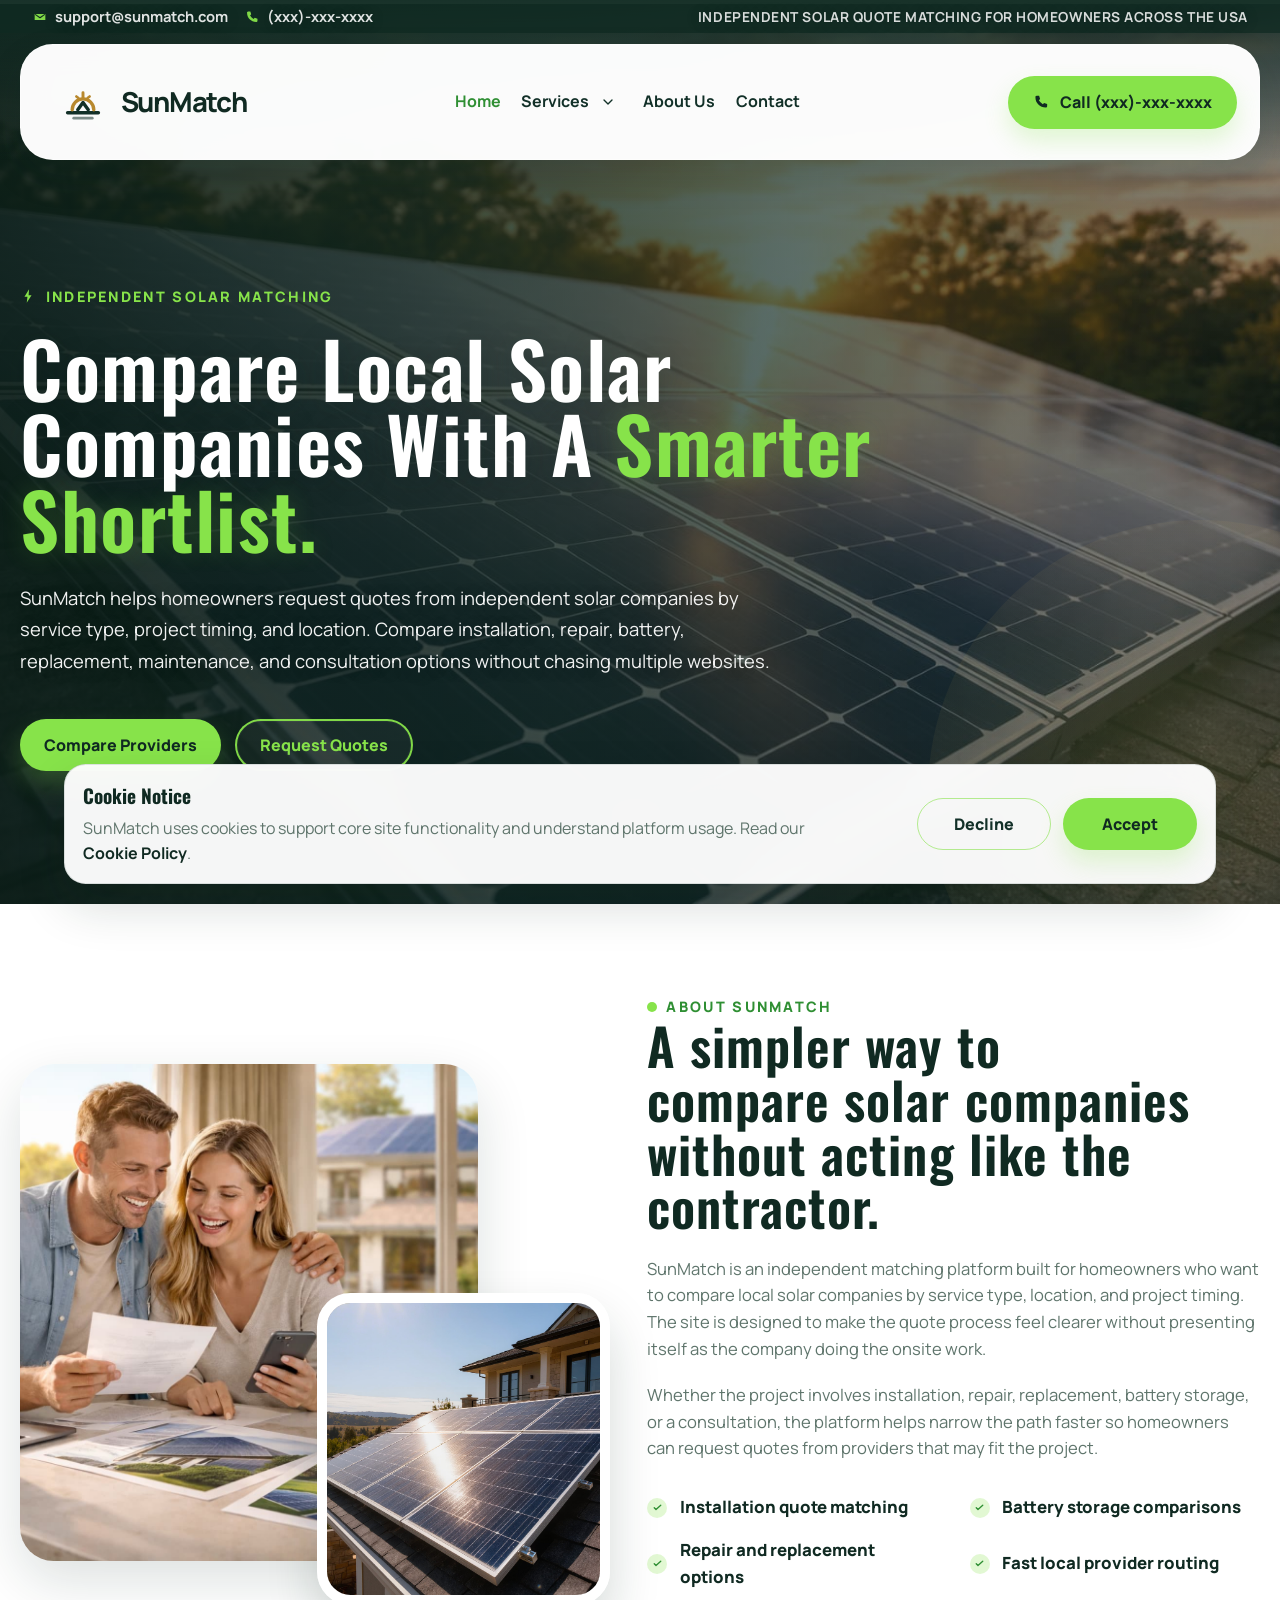
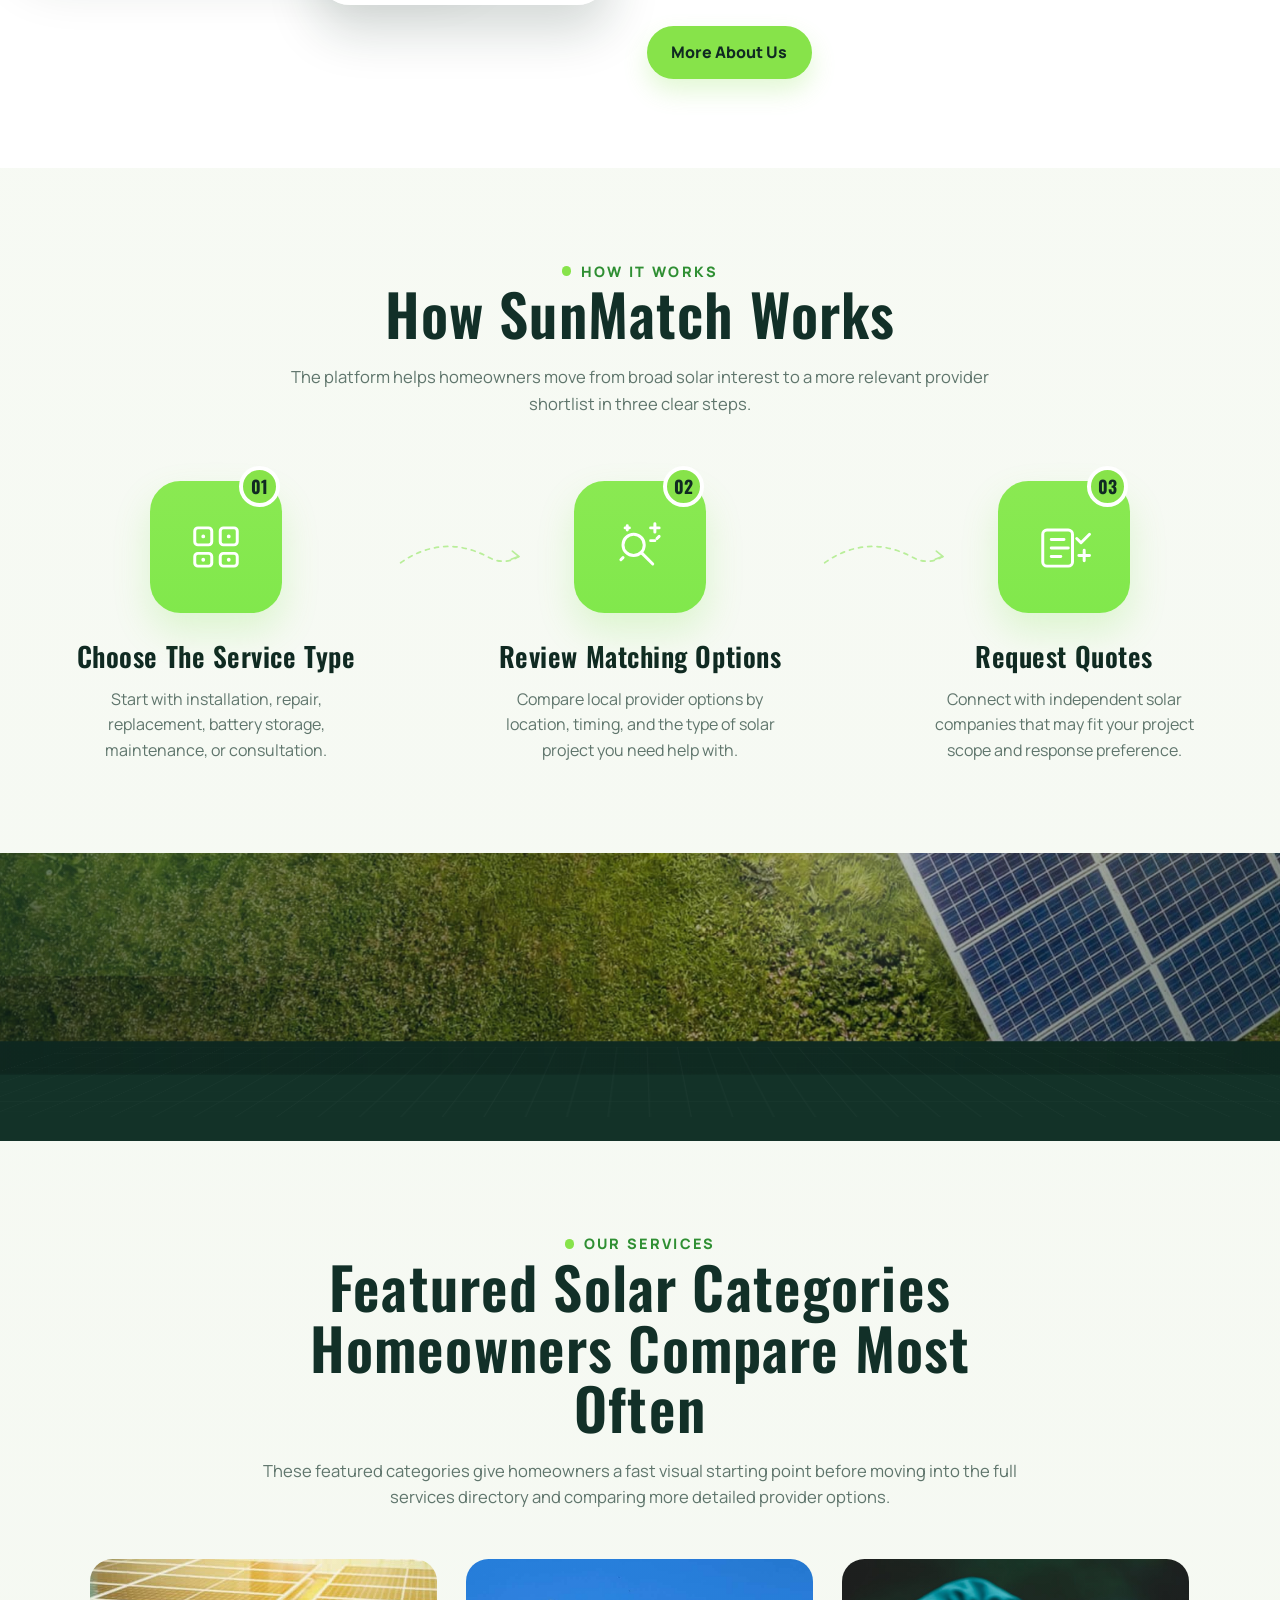
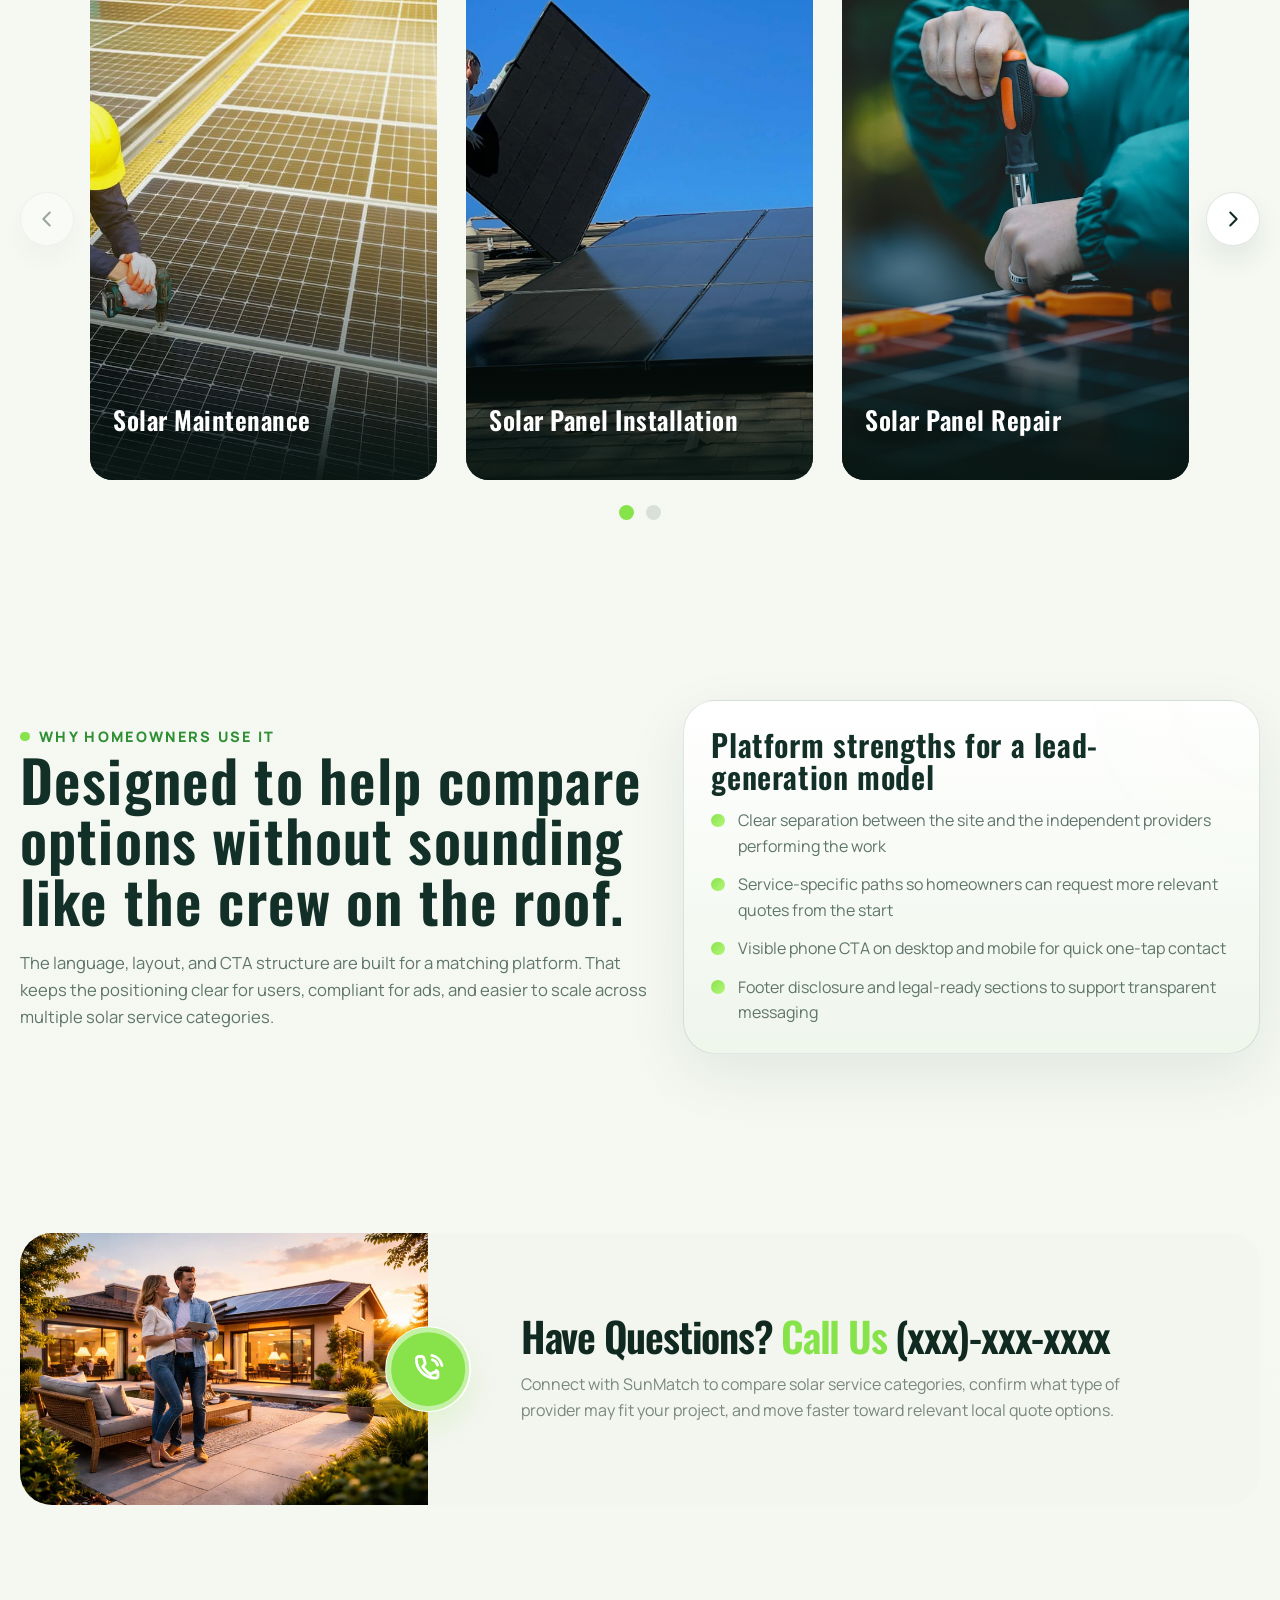
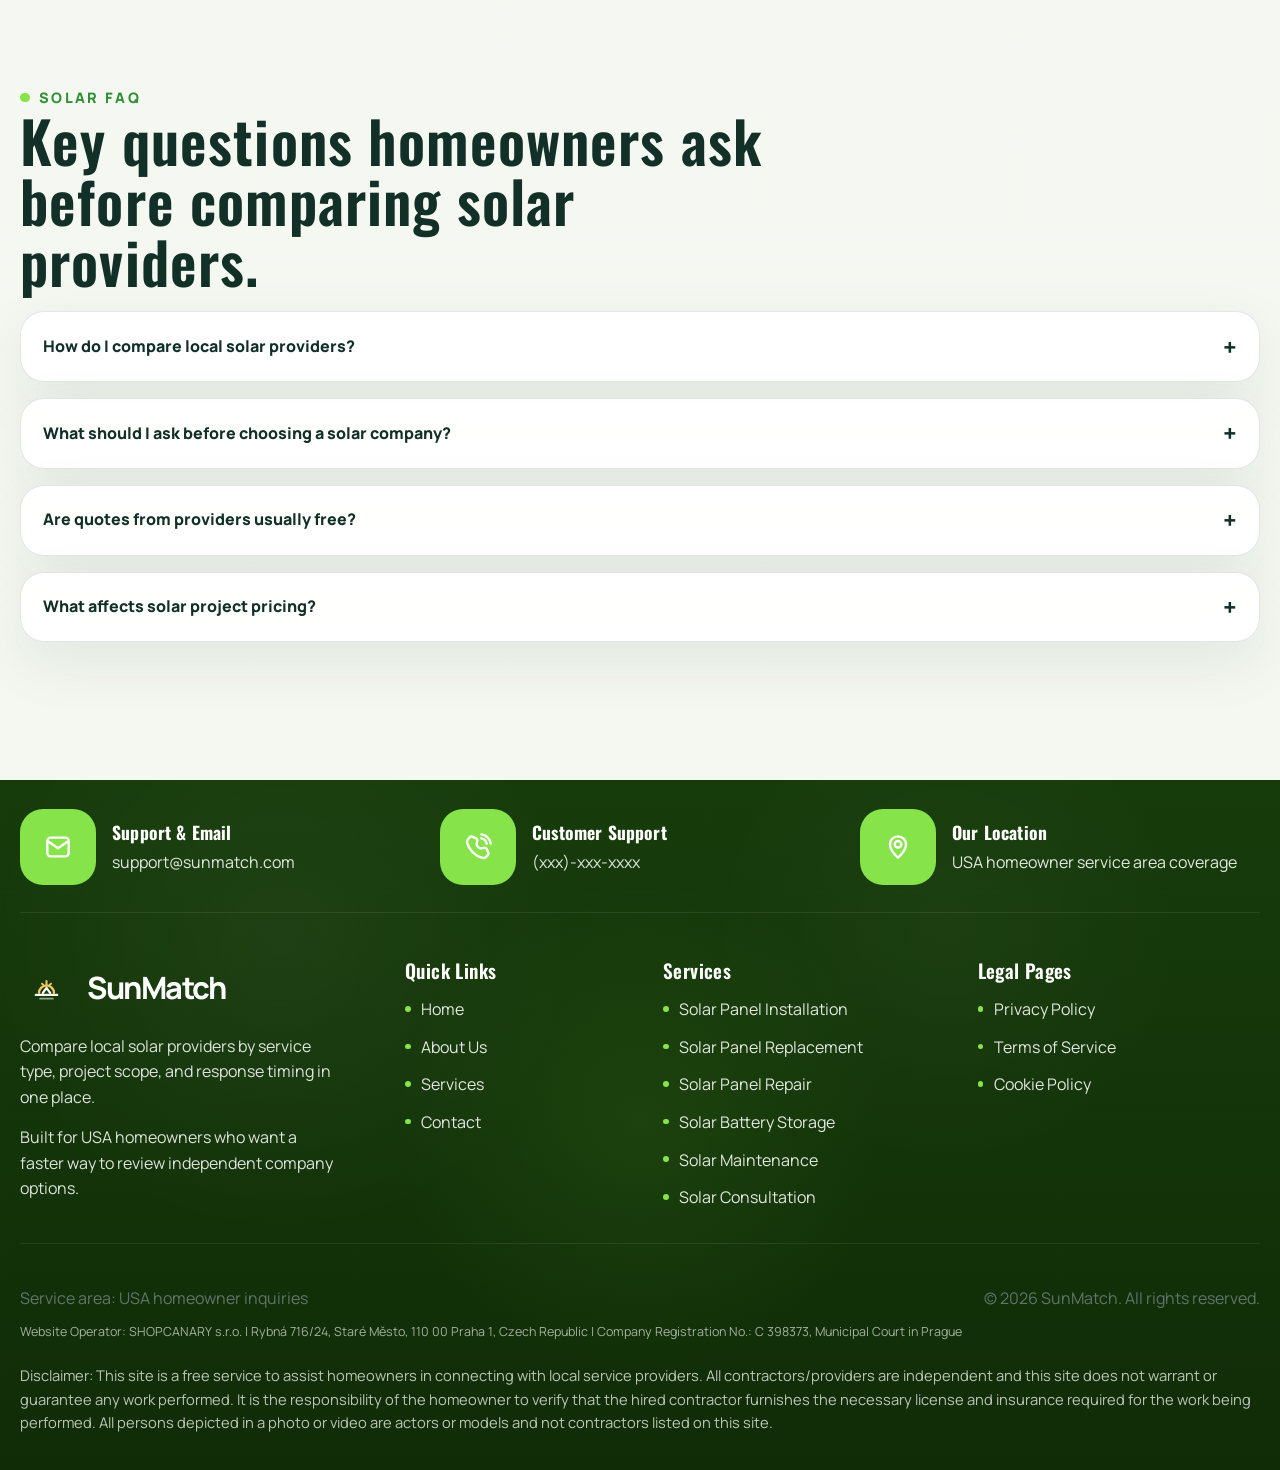
<file: index.html>
<!DOCTYPE html>
<html lang="en">
  <head>
    <meta charset="UTF-8" />
    <meta name="viewport" content="width=device-width, initial-scale=1.0" />
    <meta
      name="description"
      content="Compare local solar companies for installation, repairs, battery storage, replacement, maintenance, and consultations across the USA."
    />
    <title>SunMatch | Compare Local Solar Providers</title>
    <link rel="icon" type="image/svg+xml" href="favicon.svg" />
    <link rel="stylesheet" href="css/style.css" />
    <script type="module" src="js/main.js"></script>
  </head>
  <body data-page="home">
    <a class="skip-link" href="#main-content">Skip to content</a>

    <header class="site-header">
      <div class="topbar">
        <div class="container topbar__inner">
          <div class="topbar__contact">
            <a href="mailto:support@sunmatch.com">support@sunmatch.com</a>
            <a href="tel:xxx-xxx-xxxx">(xxx)-xxx-xxxx</a>
          </div>
          <p>Independent solar quote matching for homeowners across the USA</p>
        </div>
      </div>

      <div class="container">
        <div class="nav-shell">
          <a class="brand" href="index.html" aria-label="SunMatch home">
            <span class="brand__mark" aria-hidden="true">
              <svg width="28" height="28" viewBox="0 0 24 24" fill="none" aria-hidden="true">
                <path d="M13.6 2L6.7 13h4.5l-1.1 9L17.3 11h-4.4L13.6 2Z" fill="currentColor" />
              </svg>
            </span>
            <span>SunMatch</span>
          </a>

          <div class="header-actions">
            <a class="icon-button icon-button--phone" href="tel:xxx-xxx-xxxx" aria-label="Call SunMatch">
              <svg width="20" height="20" viewBox="0 0 24 24" fill="none" aria-hidden="true">
                <path
                  d="M6.4 3.8h3.1l1.3 4.1-1.7 1.7a16.6 16.6 0 0 0 5.3 5.3l1.7-1.7 4.1 1.3v3.1a1.8 1.8 0 0 1-1.9 1.8C10.5 19.4 4.6 13.5 4.6 6.1a1.8 1.8 0 0 1 1.8-2.3Z"
                  fill="currentColor"
                />
              </svg>
            </a>
            <button
              class="menu-toggle"
              type="button"
              data-menu-toggle
              aria-controls="site-navigation"
              aria-expanded="false"
              aria-label="Open menu"
            >
              <svg width="20" height="20" viewBox="0 0 24 24" fill="none" aria-hidden="true">
                <path d="M4 7h16M4 12h16M4 17h16" stroke="currentColor" stroke-width="2" stroke-linecap="round" />
              </svg>
            </button>
          </div>

          <nav class="site-nav" id="site-navigation" aria-label="Primary">
            <ul>
              <li><a href="index.html" aria-current="page">Home</a></li>
              <li class="site-nav__item site-nav__item--has-submenu">
                <div class="site-nav__parent">
                  <a href="services.html">Services</a>
                  <button class="site-nav__submenu-toggle" type="button" aria-expanded="false" aria-label="Open service links">
                    <svg width="16" height="16" viewBox="0 0 24 24" fill="none" aria-hidden="true">
                      <path d="m6 9 6 6 6-6" stroke="currentColor" stroke-width="2" stroke-linecap="round" stroke-linejoin="round" />
                    </svg>
                  </button>
                </div>
                <ul class="site-nav__submenu" aria-label="Service links">
                  <li><a href="solar-panel-installation.html">Solar Panel Installation</a></li>
                  <li><a href="solar-panel-replacement.html">Solar Panel Replacement</a></li>
                  <li><a href="solar-panel-repair.html">Solar Panel Repair</a></li>
                  <li><a href="solar-battery-storage.html">Solar Battery Storage</a></li>
                  <li><a href="solar-maintenance.html">Solar Maintenance</a></li>
                  <li><a href="solar-consultation.html">Solar Consultation</a></li>
                </ul>
              </li>
              <li><a href="about.html">About Us</a></li>
              <li><a href="contact.html">Contact</a></li>
            </ul>
          </nav>

          <a class="btn btn--accent desktop-call" href="tel:xxx-xxx-xxxx">
            <svg width="18" height="18" viewBox="0 0 24 24" fill="none" aria-hidden="true">
              <path
                d="M6.4 3.8h3.1l1.3 4.1-1.7 1.7a16.6 16.6 0 0 0 5.3 5.3l1.7-1.7 4.1 1.3v3.1a1.8 1.8 0 0 1-1.9 1.8C10.5 19.4 4.6 13.5 4.6 6.1a1.8 1.8 0 0 1 1.8-2.3Z"
                fill="currentColor"
              />
            </svg>
            <span>Call (xxx)-xxx-xxxx</span>
          </a>
        </div>
      </div>
    </header>

    <main id="main-content" class="page-shell">
      <section class="hero">
        <div class="container hero__inner">
          <div class="hero__content">
            <span class="eyebrow hero__eyebrow">Independent Solar Matching</span>
            <h1>Compare Local Solar Companies With A <span class="accent-text">Smarter Shortlist.</span></h1>
            <p>
              SunMatch helps homeowners request quotes from independent solar companies by service type,
              project timing, and location. Compare installation, repair, battery, replacement, maintenance, and
              consultation options without chasing multiple websites.
            </p>
            <div class="button-row hero__actions">
              <a class="btn btn--accent" href="services.html">Compare Providers</a>
              <a class="btn btn--outline" href="contact.html">Request Quotes</a>
            </div>
          </div>
        </div>
      </section>

      <section class="section home-about-section">
        <div class="container home-about">
          <div class="home-about__media" aria-hidden="true">
            <figure class="home-about__main-image">
              <img src="image/home/about-main.jpg" alt="" loading="lazy" />
            </figure>
            <figure class="home-about__secondary-image">
              <img src="image/home/about-sec.jpg" alt="" loading="lazy" />
            </figure>
          </div>

          <div class="home-about__content">
            <span class="eyebrow">About SunMatch</span>
            <h2 class="section-heading">A simpler way to compare solar companies without acting like the contractor.</h2>
            <p class="section-copy">
              SunMatch is an independent matching platform built for homeowners who want to compare local solar
              companies by service type, location, and project timing. The site is designed to make the quote process
              feel clearer without presenting itself as the company doing the onsite work.
            </p>
            <p class="section-copy">
              Whether the project involves installation, repair, replacement, battery storage, or a consultation, the
              platform helps narrow the path faster so homeowners can request quotes from providers that may fit the
              project.
            </p>

            <div class="home-about__features">
              <div class="home-about__feature">Installation quote matching</div>
              <div class="home-about__feature">Battery storage comparisons</div>
              <div class="home-about__feature">Repair and replacement options</div>
              <div class="home-about__feature">Fast local provider routing</div>
            </div>

            <a class="btn btn--accent" href="about.html">More About Us</a>
          </div>
        </div>
      </section>

      <section class="section">
        <div class="container process-showcase">
          <span class="eyebrow process-showcase__eyebrow">How It Works</span>
          <h2 class="section-heading process-showcase__heading">How SunMatch Works</h2>
          <p class="section-copy process-showcase__copy">
            The platform helps homeowners move from broad solar interest to a more relevant provider shortlist in three
            clear steps.
          </p>

          <div class="process-steps">
            <article class="process-step">
              <div class="process-step__icon-box" aria-hidden="true">
                <svg width="68" height="68" viewBox="0 0 64 64" fill="none">
                  <rect x="12" y="14" width="16" height="16" rx="3" stroke="currentColor" stroke-width="2.8" />
                  <rect x="36" y="14" width="16" height="16" rx="3" stroke="currentColor" stroke-width="2.8" />
                  <rect x="12" y="38" width="16" height="12" rx="3" stroke="currentColor" stroke-width="2.8" />
                  <rect x="36" y="38" width="16" height="12" rx="3" stroke="currentColor" stroke-width="2.8" />
                  <path d="M20 22h0M44 22h0M20 44h0M44 44h0" stroke="currentColor" stroke-width="3.6" stroke-linecap="round" />
                </svg>
              </div>
              <span class="process-step__number">01</span>
              <h3>Choose The Service Type</h3>
              <p>Start with installation, repair, replacement, battery storage, maintenance, or consultation.</p>
            </article>

            <article class="process-step">
              <div class="process-step__icon-box" aria-hidden="true">
                <svg width="68" height="68" viewBox="0 0 64 64" fill="none">
                  <circle cx="26" cy="30" r="10" stroke="currentColor" stroke-width="2.8" />
                  <path d="m34 38 10 10" stroke="currentColor" stroke-width="2.8" stroke-linecap="round" />
                  <path d="M42 14h8M46 10v8M18 14h4M20 12v4M42 26h4M50 22l-2 2M16 42l-2 2" stroke="currentColor" stroke-width="2.8" stroke-linecap="round" />
                </svg>
              </div>
              <span class="process-step__number">02</span>
              <h3>Review Matching Options</h3>
              <p>Compare local provider options by location, timing, and the type of solar project you need help with.</p>
            </article>

            <article class="process-step">
              <div class="process-step__icon-box" aria-hidden="true">
                <svg width="68" height="68" viewBox="0 0 64 64" fill="none">
                  <rect x="12" y="16" width="28" height="34" rx="4" stroke="currentColor" stroke-width="2.8" />
                  <path d="M20 25h12M20 33h16M20 41h9" stroke="currentColor" stroke-width="2.8" stroke-linecap="round" />
                  <path d="m44 24 4 4 8-8" stroke="currentColor" stroke-width="2.8" stroke-linecap="round" stroke-linejoin="round" />
                  <path d="M46 40h10M51 35v10" stroke="currentColor" stroke-width="2.8" stroke-linecap="round" />
                </svg>
              </div>
              <span class="process-step__number">03</span>
              <h3>Request Quotes</h3>
              <p>Connect with independent solar companies that may fit your project scope and response preference.</p>
            </article>
          </div>
        </div>
      </section>

      <section class="home-parallax-banner" aria-hidden="true" data-parallax-section>
        <div class="home-parallax-banner__layer home-parallax-banner__layer--bg" data-parallax-bg></div>
        <div class="home-parallax-banner__layer home-parallax-banner__layer--shade" data-parallax-shade></div>
        <div class="home-parallax-banner__layer home-parallax-banner__layer--glow" data-parallax-glow></div>
        <div class="home-parallax-banner__layer home-parallax-banner__layer--grid" data-parallax-grid></div>
      </section>

      <section class="section">
        <div class="container home-services">
          <span class="eyebrow home-services__eyebrow">Our Services</span>
          <h2 class="section-heading home-services__heading">Featured Solar Categories Homeowners Compare Most Often</h2>
          <p class="section-copy home-services__copy">
            These featured categories give homeowners a fast visual starting point before moving into the full services
            directory and comparing more detailed provider options.
          </p>

          <div class="home-services__carousel" data-services-carousel>
            <button class="home-services__nav home-services__nav--prev" type="button" data-services-prev aria-label="Previous services">
              <svg width="22" height="22" viewBox="0 0 24 24" fill="none" aria-hidden="true">
                <path d="m15 5-7 7 7 7" stroke="currentColor" stroke-width="2.2" stroke-linecap="round" stroke-linejoin="round" />
              </svg>
            </button>

            <div class="home-services__viewport">
              <div class="home-services__track" data-services-track>
                <article class="home-service-card">
              <img src="image/services/maintenence.jpg" alt="Solar maintenance service" loading="lazy" />
              <div class="home-service-card__body">
                <h3>Solar Maintenance</h3>
                <p>Compare inspections, cleaning plans, monitoring checks, and long-term system upkeep options.</p>
                <a href="solar-maintenance.html">View service</a>
              </div>
            </article>

                <article class="home-service-card">
              <img src="image/services/instalation.jpg" alt="Solar panel installation service" loading="lazy" />
              <div class="home-service-card__body">
                <h3>Solar Panel Installation</h3>
                <p>Request quotes for new systems, first-time solar adoption, and complete installation planning.</p>
                <a href="solar-panel-installation.html">View service</a>
              </div>
            </article>

                <article class="home-service-card">
              <img src="image/services/repair.jpg" alt="Solar panel repair service" loading="lazy" />
              <div class="home-service-card__body">
                <h3>Solar Panel Repair</h3>
                <p>Compare providers for diagnostics, damaged components, reduced output, and monitoring alerts.</p>
                <a href="solar-panel-repair.html">View service</a>
              </div>
            </article>

                <article class="home-service-card">
              <img src="image/services/replacement.jpg" alt="Solar panel replacement service" loading="lazy" />
              <div class="home-service-card__body">
                <h3>Solar Panel Replacement</h3>
                <p>Review options for aging equipment, storm damage, compatibility updates, and panel replacement needs.</p>
                <a href="solar-panel-replacement.html">View service</a>
              </div>
            </article>

                <article class="home-service-card">
              <img src="image/services/storage.jpg" alt="Solar battery storage service" loading="lazy" />
              <div class="home-service-card__body">
                <h3>Solar Battery Storage</h3>
                <p>Explore backup power and storage options for homeowners comparing resilience and system fit.</p>
                <a href="solar-battery-storage.html">View service</a>
              </div>
            </article>

                <article class="home-service-card">
              <img src="image/services/consult.jpg" alt="Solar consultation service" loading="lazy" />
              <div class="home-service-card__body">
                <h3>Solar Consultation</h3>
                <p>Find providers for early-stage review, quote comparison, site discussions, and project planning calls.</p>
                <a href="solar-consultation.html">View service</a>
              </div>
            </article>
              </div>
            </div>

            <button class="home-services__nav home-services__nav--next" type="button" data-services-next aria-label="Next services">
              <svg width="22" height="22" viewBox="0 0 24 24" fill="none" aria-hidden="true">
                <path d="m9 5 7 7-7 7" stroke="currentColor" stroke-width="2.2" stroke-linecap="round" stroke-linejoin="round" />
              </svg>
            </button>
          </div>

          <div class="home-services__dots" data-services-dots aria-label="Services gallery pagination"></div>
        </div>
      </section>

      <section class="section">
        <div class="container home-highlight">
          <div>
            <span class="eyebrow">Why Homeowners Use It</span>
            <h2 class="section-heading">Designed to help compare options without sounding like the crew on the roof.</h2>
            <p class="section-copy">
              The language, layout, and CTA structure are built for a matching platform. That keeps the positioning
              clear for users, compliant for ads, and easier to scale across multiple solar service categories.
            </p>
          </div>

          <div class="home-highlight__panel">
            <h3>Platform strengths for a lead-generation model</h3>
            <ul class="list">
              <li>Clear separation between the site and the independent providers performing the work</li>
              <li>Service-specific paths so homeowners can request more relevant quotes from the start</li>
              <li>Visible phone CTA on desktop and mobile for quick one-tap contact</li>
              <li>Footer disclosure and legal-ready sections to support transparent messaging</li>
            </ul>
          </div>
        </div>
      </section>

      <section class="section">
        <div class="container">
          <div class="home-cta">
            <div class="home-cta__media">
              <img src="image/home/cta-image.jpg" alt="Solar project consultation visual" loading="lazy" />
            </div>

            <a class="home-cta__badge" href="tel:xxx-xxx-xxxx" aria-label="Call SunMatch at (xxx)-xxx-xxxx">
              <svg width="36" height="36" viewBox="0 0 24 24" fill="none">
                <path d="M16.7 14.2c-.7-.2-1.6 0-2.1.5l-.9.9a14.4 14.4 0 0 1-5.3-5.3l.9-.9c.5-.5.7-1.4.5-2.1L9.1 4.7C8.9 4 8.2 3.5 7.5 3.5H5.8c-.9 0-1.7.7-1.7 1.7 0 7 5.7 12.7 12.7 12.7.9 0 1.7-.7 1.7-1.7v-1.7c0-.7-.5-1.4-1.2-1.6Z" stroke="currentColor" stroke-width="1.9" stroke-linecap="round" stroke-linejoin="round"/>
                <path d="M14.8 5.7a5.2 5.2 0 0 1 3.5 3.5M14.4 2.8a8.5 8.5 0 0 1 6.8 6.8" stroke="currentColor" stroke-width="1.9" stroke-linecap="round"/>
              </svg>
            </a>

            <div class="home-cta__content">
              <h2 class="home-cta__title">
                <span class="home-cta__title-lead">Have Questions?</span>
                <span class="home-cta__title-accent">Call Us</span>
                <a class="home-cta__phone" href="tel:xxx-xxx-xxxx">(xxx)-xxx-xxxx</a>
              </h2>
              <p>
                Connect with SunMatch to compare solar service categories, confirm what type of provider may fit your
                project, and move faster toward relevant local quote options.
              </p>
            </div>
          </div>
        </div>
      </section>

      <section class="section">
        <div class="container">
          <span class="eyebrow">Solar FAQ</span>
          <h2 class="section-heading">Key questions homeowners ask before comparing solar providers.</h2>
          <div class="faq-list">
            <article class="faq-item">
              <button type="button" aria-expanded="false">
                <span>How do I compare local solar providers?</span>
                <span data-faq-icon>+</span>
              </button>
              <div class="faq-item__panel">
                <div>
                  <p>
                    Start with the service type you need, confirm the provider serves your area, compare quote scope,
                    timeline, equipment details, and how quickly each company responds.
                  </p>
                </div>
              </div>
            </article>
            <article class="faq-item">
              <button type="button" aria-expanded="false">
                <span>What should I ask before choosing a solar company?</span>
                <span data-faq-icon>+</span>
              </button>
              <div class="faq-item__panel">
                <div>
                  <p>
                    Ask about licensing, insurance, system scope, warranty handling, expected timeline, financing
                    options, and whether the quote covers your exact project needs.
                  </p>
                </div>
              </div>
            </article>
            <article class="faq-item">
              <button type="button" aria-expanded="false">
                <span>Are quotes from providers usually free?</span>
                <span data-faq-icon>+</span>
              </button>
              <div class="faq-item__panel">
                <div>
                  <p>
                    Many solar companies offer no-cost estimates or consultations, but scope and availability can vary
                    by market, service category, and project complexity.
                  </p>
                </div>
              </div>
            </article>
            <article class="faq-item">
              <button type="button" aria-expanded="false">
                <span>What affects solar project pricing?</span>
                <span data-faq-icon>+</span>
              </button>
              <div class="faq-item__panel">
                <div>
                  <p>
                    Pricing can shift based on system size, roof conditions, battery add-ons, equipment brand,
                    permitting requirements, accessibility, and whether the project is a new install or an update.
                  </p>
                </div>
              </div>
            </article>
          </div>
        </div>
      </section>
    </main>

    <footer class="site-footer">
      <div class="container">
        <div class="footer-topbar">
          <section class="footer-contact-item" aria-label="Support email">
            <div class="footer-contact-item__icon" aria-hidden="true">
              <svg width="28" height="28" viewBox="0 0 24 24" fill="none">
                <path d="M4 7.5A2.5 2.5 0 0 1 6.5 5h11A2.5 2.5 0 0 1 20 7.5v9A2.5 2.5 0 0 1 17.5 19h-11A2.5 2.5 0 0 1 4 16.5v-9Z" stroke="currentColor" stroke-width="1.8"></path>
                <path d="m5 8 7 5 7-5" stroke="currentColor" stroke-width="1.8" stroke-linecap="round" stroke-linejoin="round"></path>
              </svg>
            </div>
            <div>
              <strong>Support &amp; Email</strong>
              <a href="mailto:support@sunmatch.com">support@sunmatch.com</a>
            </div>
          </section>
          <section class="footer-contact-item" aria-label="Customer support phone">
            <div class="footer-contact-item__icon" aria-hidden="true">
              <svg width="28" height="28" viewBox="0 0 24 24" fill="none">
                <path d="M5.7 4.8a2 2 0 0 1 2.4-.4l2.2 1a2 2 0 0 1 1.1 2.3l-.4 1.8a2 2 0 0 0 .5 1.8l1.2 1.2a2 2 0 0 0 1.8.5l1.8-.4a2 2 0 0 1 2.3 1.1l1 2.2a2 2 0 0 1-.4 2.4l-1.1 1.1a3 3 0 0 1-2.8.8c-2.7-.7-5.2-2.2-7.4-4.4S4.5 11.4 3.8 8.7A3 3 0 0 1 4.6 6l1.1-1.2Z" stroke="currentColor" stroke-width="1.8" stroke-linejoin="round"></path>
                <path d="M14.5 5.5a5 5 0 0 1 4 4" stroke="currentColor" stroke-width="1.8" stroke-linecap="round"></path>
                <path d="M14.5 2.5a8 8 0 0 1 7 7" stroke="currentColor" stroke-width="1.8" stroke-linecap="round"></path>
              </svg>
            </div>
            <div>
              <strong>Customer Support</strong>
              <a href="tel:xxx-xxx-xxxx">(xxx)-xxx-xxxx</a>
            </div>
          </section>
          <section class="footer-contact-item" aria-label="Service area">
            <div class="footer-contact-item__icon" aria-hidden="true">
              <svg width="28" height="28" viewBox="0 0 24 24" fill="none">
                <path d="M12 20s6-4.8 6-10a6 6 0 1 0-12 0c0 5.2 6 10 6 10Z" stroke="currentColor" stroke-width="1.8" stroke-linejoin="round"></path>
                <circle cx="12" cy="10" r="2.5" stroke="currentColor" stroke-width="1.8"></circle>
              </svg>
            </div>
            <div>
              <strong>Our Location</strong>
              <p>USA homeowner service area coverage</p>
            </div>
          </section>
        </div>
        <div class="footer-main">
          <section class="footer-brand">
            <a class="footer-brand__mark" href="index.html" aria-label="SunMatch home">
              <span class="footer-brand__mark-icon" aria-hidden="true">
                <svg width="28" height="28" viewBox="0 0 24 24" fill="none">
                  <path d="M13.5 2 6 13h4l-1 9L18 10h-4.5l0-8Z" fill="currentColor"></path>
                </svg>
              </span>
              <span>SunMatch</span>
            </a>
            <p>Compare local solar providers by service type, project scope, and response timing in one place.</p>
            <p>Built for USA homeowners who want a faster way to review independent company options.</p>
          </section>
          <nav class="footer-links" aria-label="Quick links">
            <h4>Quick Links</h4>
            <ul>
              <li><a href="index.html">Home</a></li>
              <li><a href="about.html">About Us</a></li>
              <li><a href="services.html">Services</a></li>
              <li><a href="contact.html">Contact</a></li>
            </ul>
          </nav>
          <nav class="footer-links" aria-label="Footer services">
            <h4>Services</h4>
            <ul>
              <li><a href="solar-panel-installation.html">Solar Panel Installation</a></li>
              <li><a href="solar-panel-replacement.html">Solar Panel Replacement</a></li>
              <li><a href="solar-panel-repair.html">Solar Panel Repair</a></li>
              <li><a href="solar-battery-storage.html">Solar Battery Storage</a></li>
              <li><a href="solar-maintenance.html">Solar Maintenance</a></li>
              <li><a href="solar-consultation.html">Solar Consultation</a></li>
            </ul>
          </nav>
          <nav class="footer-links" aria-label="Legal pages">
            <h4>Legal Pages</h4>
            <ul>
              <li><a href="privacy-policy.html">Privacy Policy</a></li>
              <li><a href="terms-of-service.html">Terms of Service</a></li>
              <li><a href="cookie-policy.html">Cookie Policy</a></li>
            </ul>
          </nav>
        </div>
        <div class="footer-meta">
          <p>Service area: USA homeowner inquiries</p>
          <p>&copy; <span data-year></span> SunMatch. All rights reserved.</p>
        </div>
        <p class="footer-operator">Website Operator: SHOPCANARY s.r.o. | Rybná 716/24, Staré Město, 110 00 Praha 1, Czech Republic | Company Registration No.: C 398373, Municipal Court in Prague</p>
        <p class="site-disclaimer" id="site-disclaimer">
          Disclaimer: This site is a free service to assist homeowners in connecting with local service providers. All
          contractors/providers are independent and this site does not warrant or guarantee any work performed. It is
          the responsibility of the homeowner to verify that the hired contractor furnishes the necessary license and
          insurance required for the work being performed. All persons depicted in a photo or video are actors or
          models and not contractors listed on this site.
        </p>
      </div>
    </footer>

    <script type="application/ld+json">
      {
        "@context": "https://schema.org",
        "@type": "FAQPage",
        "mainEntity": [
          {
            "@type": "Question",
            "name": "How do I compare local solar providers?",
            "acceptedAnswer": {
              "@type": "Answer",
              "text": "Start with the service type you need, confirm the provider serves your area, compare quote scope, timeline, equipment details, and how quickly each company responds."
            }
          },
          {
            "@type": "Question",
            "name": "What should I ask before choosing a solar company?",
            "acceptedAnswer": {
              "@type": "Answer",
              "text": "Ask about licensing, insurance, system scope, warranty handling, expected timeline, financing options, and whether the quote covers your exact project needs."
            }
          },
          {
            "@type": "Question",
            "name": "Are quotes from providers usually free?",
            "acceptedAnswer": {
              "@type": "Answer",
              "text": "Many solar companies offer no-cost estimates or consultations, but scope and availability can vary by market, service category, and project complexity."
            }
          },
          {
            "@type": "Question",
            "name": "What affects solar project pricing?",
            "acceptedAnswer": {
              "@type": "Answer",
              "text": "Pricing can shift based on system size, roof conditions, battery add-ons, equipment brand, permitting requirements, accessibility, and whether the project is a new install or an update."
            }
          }
        ]
      }
    </script>
  </body>
</html>
</file>
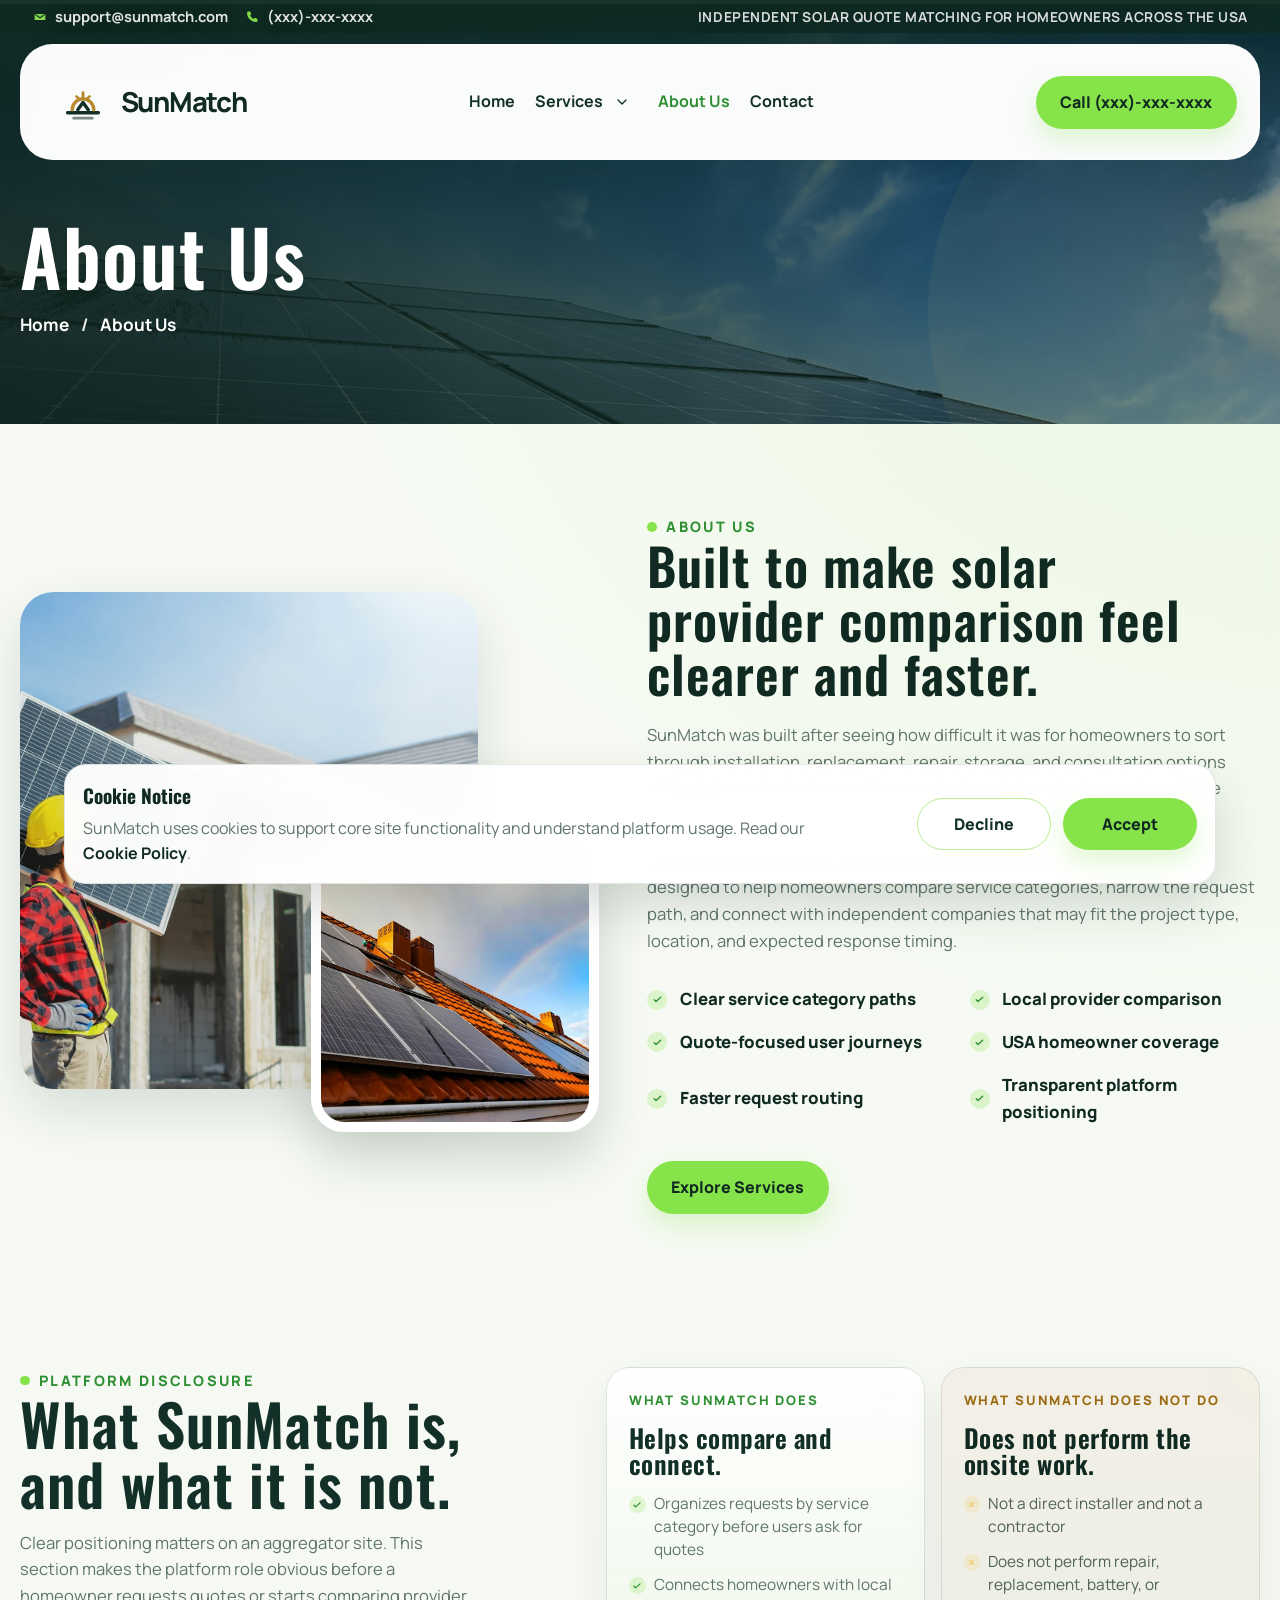
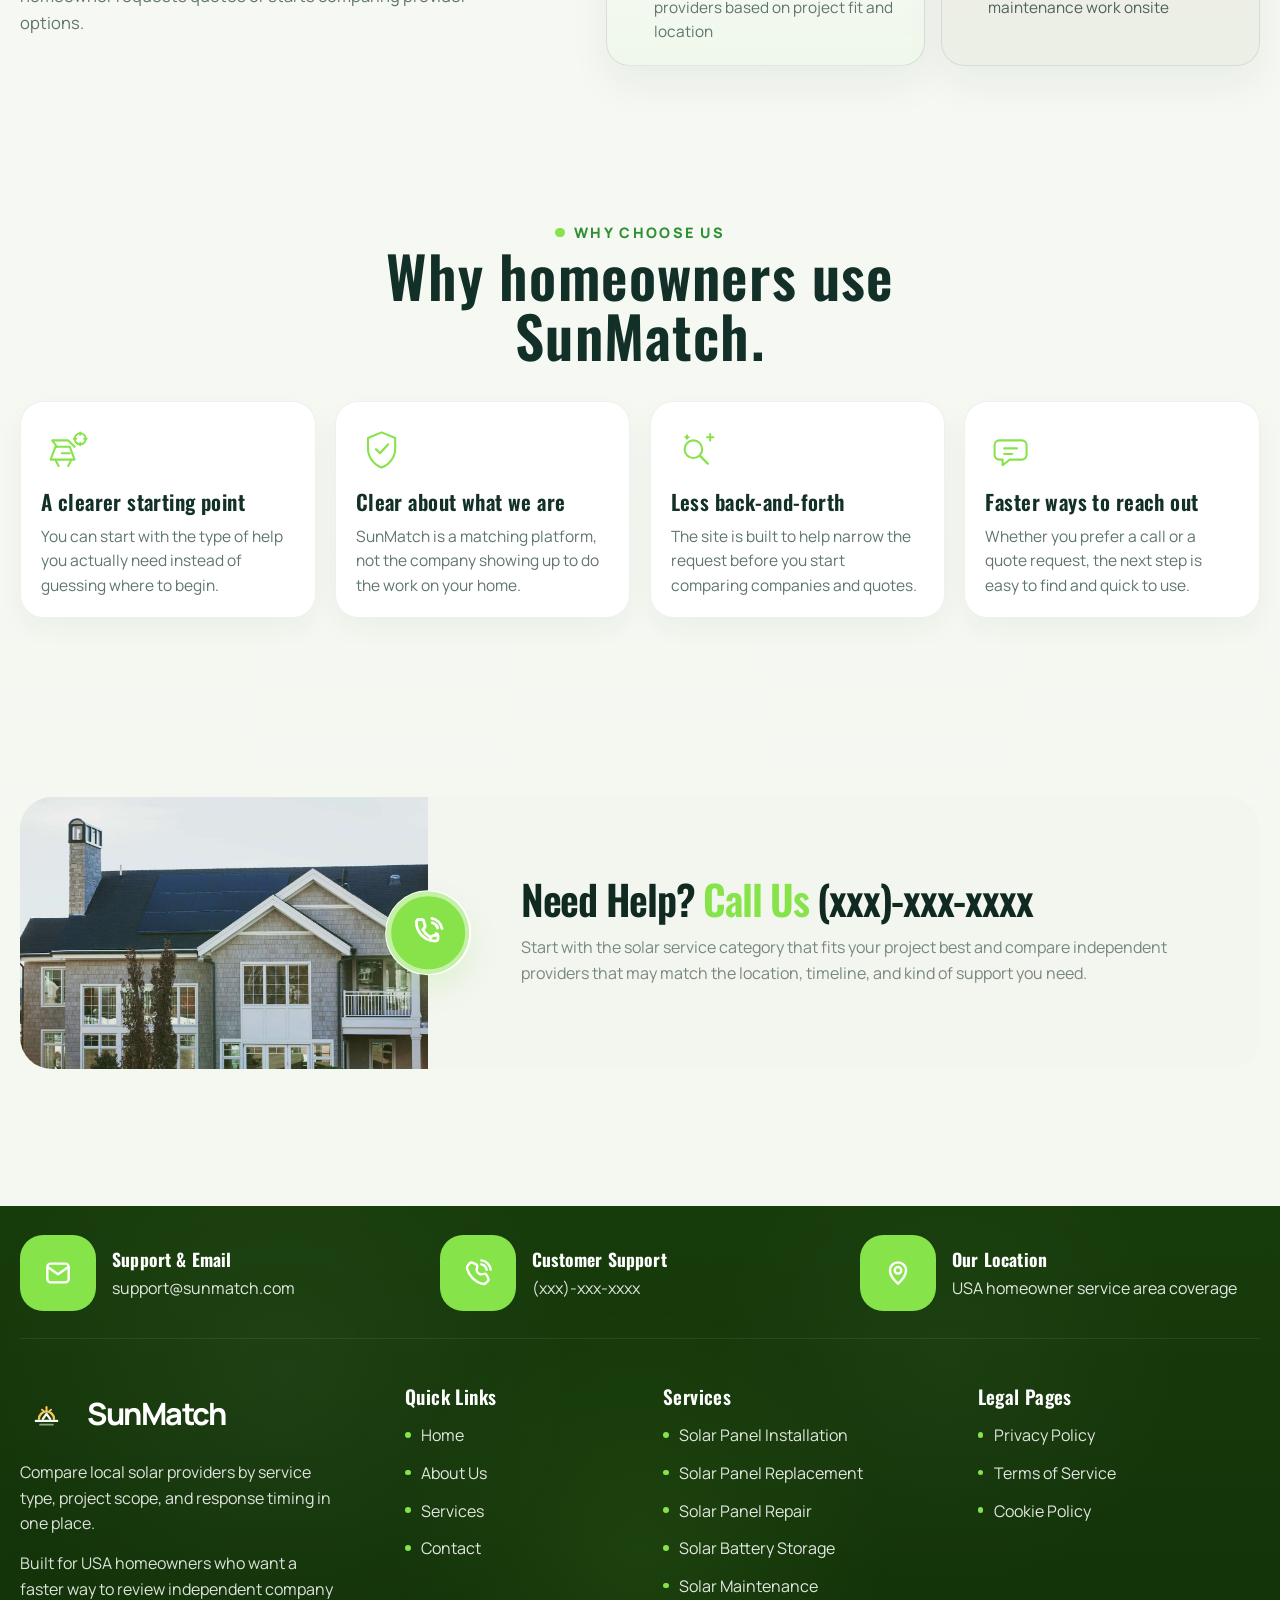
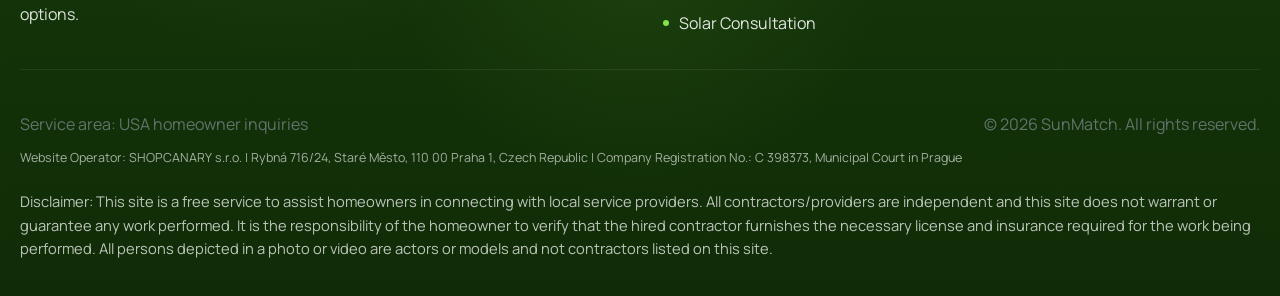
<file: about.html>
<!DOCTYPE html>
<html lang="en">
  <head>
    <meta charset="UTF-8" />
    <meta name="viewport" content="width=device-width, initial-scale=1.0" />
    <meta
      name="description"
      content="Learn how SunMatch helps homeowners compare local solar companies without operating as a direct installer."
    />
    <title>About Us | SunMatch</title>
    <link rel="icon" type="image/svg+xml" href="favicon.svg" />
    <link rel="stylesheet" href="css/style.css" />
    <script type="module" src="js/main.js"></script>
  </head>
  <body data-page="about">
    <a class="skip-link" href="#main-content">Skip to content</a>

    <header class="site-header">
      <div class="topbar">
        <div class="container topbar__inner">
          <div class="topbar__contact">
            <a href="mailto:support@sunmatch.com">support@sunmatch.com</a>
            <a href="tel:xxx-xxx-xxxx">(xxx)-xxx-xxxx</a>
          </div>
          <p>Independent solar quote matching for homeowners across the USA</p>
        </div>
      </div>
      <div class="container">
        <div class="nav-shell">
          <a class="brand" href="index.html" aria-label="SunMatch home">
            <span class="brand__mark" aria-hidden="true">
              <svg width="28" height="28" viewBox="0 0 24 24" fill="none" aria-hidden="true">
                <path d="M13.6 2L6.7 13h4.5l-1.1 9L17.3 11h-4.4L13.6 2Z" fill="currentColor" />
              </svg>
            </span>
            <span>SunMatch</span>
          </a>
          <div class="header-actions">
            <a class="icon-button icon-button--phone" href="tel:xxx-xxx-xxxx" aria-label="Call SunMatch">
              <svg width="20" height="20" viewBox="0 0 24 24" fill="none" aria-hidden="true">
                <path
                  d="M6.4 3.8h3.1l1.3 4.1-1.7 1.7a16.6 16.6 0 0 0 5.3 5.3l1.7-1.7 4.1 1.3v3.1a1.8 1.8 0 0 1-1.9 1.8C10.5 19.4 4.6 13.5 4.6 6.1a1.8 1.8 0 0 1 1.8-2.3Z"
                  fill="currentColor"
                />
              </svg>
            </a>
            <button
              class="menu-toggle"
              type="button"
              data-menu-toggle
              aria-controls="site-navigation"
              aria-expanded="false"
              aria-label="Open menu"
            >
              <svg width="20" height="20" viewBox="0 0 24 24" fill="none" aria-hidden="true">
                <path d="M4 7h16M4 12h16M4 17h16" stroke="currentColor" stroke-width="2" stroke-linecap="round" />
              </svg>
            </button>
          </div>
          <nav class="site-nav" id="site-navigation" aria-label="Primary">
            <ul>
              <li><a href="index.html">Home</a></li>
              <li class="site-nav__item site-nav__item--has-submenu">
                <div class="site-nav__parent">
                  <a href="services.html">Services</a>
                  <button class="site-nav__submenu-toggle" type="button" aria-expanded="false" aria-label="Open service links">
                    <svg width="16" height="16" viewBox="0 0 24 24" fill="none" aria-hidden="true">
                      <path d="m6 9 6 6 6-6" stroke="currentColor" stroke-width="2" stroke-linecap="round" stroke-linejoin="round" />
                    </svg>
                  </button>
                </div>
                <ul class="site-nav__submenu" aria-label="Service links">
                  <li><a href="solar-panel-installation.html">Solar Panel Installation</a></li>
                  <li><a href="solar-panel-replacement.html">Solar Panel Replacement</a></li>
                  <li><a href="solar-panel-repair.html">Solar Panel Repair</a></li>
                  <li><a href="solar-battery-storage.html">Solar Battery Storage</a></li>
                  <li><a href="solar-maintenance.html">Solar Maintenance</a></li>
                  <li><a href="solar-consultation.html">Solar Consultation</a></li>
                </ul>
              </li>
              <li><a href="about.html" aria-current="page">About Us</a></li>
              <li><a href="contact.html">Contact</a></li>
            </ul>
          </nav>
          <a class="btn btn--accent desktop-call" href="tel:xxx-xxx-xxxx">Call (xxx)-xxx-xxxx</a>
        </div>
      </div>
    </header>

    <main id="main-content" class="page-shell">
      <section class="page-hero">
        <div class="container page-hero__inner">
          <h1>About Us</h1>
          <nav class="page-hero__breadcrumbs" aria-label="Breadcrumb">
            <a href="index.html">Home</a>
            <span aria-hidden="true">/</span>
            <span aria-current="page">About Us</span>
          </nav>
        </div>
      </section>

      <section class="section">
        <div class="container about-intro">
          <div class="about-intro__media reveal" aria-hidden="true">
            <figure class="about-intro__main-image">
              <img src="image/about/about-main.jpg" alt="" loading="lazy" />
            </figure>
            <figure class="about-intro__secondary-image">
              <img src="image/about/about-sec.jpg" alt="" loading="lazy" />
            </figure>
          </div>

          <article class="about-intro__content reveal">
            <span class="eyebrow">About Us</span>
            <h2 class="section-heading">Built to make solar provider comparison feel clearer and faster.</h2>
            <p class="section-copy">
              SunMatch was built after seeing how difficult it was for homeowners to sort through installation,
              replacement, repair, storage, and consultation options without bouncing between disconnected provider
              websites and repetitive quote forms.
            </p>
            <p class="section-copy">
              The platform does not act as the contractor doing the onsite work. It is designed to help homeowners
              compare service categories, narrow the request path, and connect with independent companies that may fit
              the project type, location, and expected response timing.
            </p>

            <div class="about-intro__features">
              <div class="about-intro__feature">Clear service category paths</div>
              <div class="about-intro__feature">Local provider comparison</div>
              <div class="about-intro__feature">Quote-focused user journeys</div>
              <div class="about-intro__feature">USA homeowner coverage</div>
              <div class="about-intro__feature">Faster request routing</div>
              <div class="about-intro__feature">Transparent platform positioning</div>
            </div>

            <a class="btn btn--accent" href="services.html">Explore Services</a>
          </article>
        </div>
      </section>

      <section class="section section--tight" id="platform-disclosure">
        <div class="container">
          <div class="about-disclosure">
            <div class="about-disclosure__intro reveal">
              <span class="eyebrow">Platform Disclosure</span>
              <h2 class="section-heading">What SunMatch is, and what it is not.</h2>
              <p class="section-copy">
                Clear positioning matters on an aggregator site. This section makes the platform role obvious before a
                homeowner requests quotes or starts comparing provider options.
              </p>
            </div>

            <div class="about-disclosure__grid">
              <article class="about-disclosure-card about-disclosure-card--does reveal">
                <p class="about-disclosure-card__label">What SunMatch Does</p>
                <h3>Helps compare and connect.</h3>
                <ul class="about-disclosure-card__list">
                  <li>Organizes requests by service category before users ask for quotes</li>
                  <li>Connects homeowners with local providers based on project fit and location</li>
                </ul>
              </article>

              <article class="about-disclosure-card about-disclosure-card--does-not reveal">
                <p class="about-disclosure-card__label">What SunMatch Does Not Do</p>
                <h3>Does not perform the onsite work.</h3>
                <ul class="about-disclosure-card__list">
                  <li>Not a direct installer and not a contractor</li>
                  <li>Does not perform repair, replacement, battery, or maintenance work onsite</li>
                </ul>
              </article>
            </div>
          </div>
        </div>
      </section>

      <section class="section">
        <div class="container about-advantages">
          <span class="eyebrow about-advantages__eyebrow">Why Choose Us</span>
          <h2 class="section-heading about-advantages__heading">Why homeowners use SunMatch.</h2>
          <div class="about-advantages__grid">
            <article class="about-advantage-card reveal">
              <div class="about-advantage-card__icon" aria-hidden="true">
                <svg width="54" height="54" viewBox="0 0 64 64" fill="none">
                  <path d="M12 44h30l-6-16H18l-6 16Z" stroke="currentColor" stroke-width="2.6" stroke-linejoin="round" />
                  <path d="M20 28 14 20h20l8 8M26 36h10M18 44l4 8M38 44l-4 8" stroke="currentColor" stroke-width="2.6" stroke-linecap="round" stroke-linejoin="round" />
                  <circle cx="49" cy="18" r="7" stroke="currentColor" stroke-width="2.4" />
                  <path d="M49 10v3M49 23v3M57 18h-3M44 18h-3" stroke="currentColor" stroke-width="2.4" stroke-linecap="round" />
                </svg>
              </div>
              <h3>A clearer starting point</h3>
              <p>You can start with the type of help you actually need instead of guessing where to begin.</p>
            </article>

            <article class="about-advantage-card reveal">
              <div class="about-advantage-card__icon" aria-hidden="true">
                <svg width="54" height="54" viewBox="0 0 64 64" fill="none">
                  <path d="M32 10 15 17v13c0 11 7.2 20.4 17 24 9.8-3.6 17-13 17-24V17L32 10Z" stroke="currentColor" stroke-width="2.6" stroke-linejoin="round" />
                  <path d="m25 31 5 5 10-11" stroke="currentColor" stroke-width="2.8" stroke-linecap="round" stroke-linejoin="round" />
                </svg>
              </div>
              <h3>Clear about what we are</h3>
              <p>SunMatch is a matching platform, not the company showing up to do the work on your home.</p>
            </article>

            <article class="about-advantage-card reveal">
              <div class="about-advantage-card__icon" aria-hidden="true">
                <svg width="54" height="54" viewBox="0 0 64 64" fill="none">
                  <circle cx="28" cy="31" r="11" stroke="currentColor" stroke-width="2.6" />
                  <path d="m36 39 10 10" stroke="currentColor" stroke-width="2.8" stroke-linecap="round" />
                  <path d="M45 16h8M49 12v8M18 16h4M20 14v4" stroke="currentColor" stroke-width="2.6" stroke-linecap="round" />
                </svg>
              </div>
              <h3>Less back-and-forth</h3>
              <p>The site is built to help narrow the request before you start comparing companies and quotes.</p>
            </article>

            <article class="about-advantage-card reveal">
              <div class="about-advantage-card__icon" aria-hidden="true">
                <svg width="54" height="54" viewBox="0 0 64 64" fill="none">
                  <path d="M18 20h28a6 6 0 0 1 6 6v12a6 6 0 0 1-6 6H31l-9 7v-7h-4a6 6 0 0 1-6-6V26a6 6 0 0 1 6-6Z" stroke="currentColor" stroke-width="2.6" stroke-linejoin="round" />
                  <path d="M24 30h16M24 37h10" stroke="currentColor" stroke-width="2.6" stroke-linecap="round" />
                </svg>
              </div>
              <h3>Faster ways to reach out</h3>
              <p>Whether you prefer a call or a quote request, the next step is easy to find and quick to use.</p>
            </article>
          </div>
        </div>
      </section>

      <section class="section">
        <div class="container">
          <div class="home-cta about-cta">
            <div class="home-cta__media">
              <img src="image/about/about-banner.jpg" alt="Solar comparison support visual" loading="lazy" />
            </div>

            <a class="home-cta__badge" href="tel:xxx-xxx-xxxx" aria-label="Call SunMatch at (xxx)-xxx-xxxx">
              <svg width="36" height="36" viewBox="0 0 24 24" fill="none">
                <path d="M16.7 14.2c-.7-.2-1.6 0-2.1.5l-.9.9a14.4 14.4 0 0 1-5.3-5.3l.9-.9c.5-.5.7-1.4.5-2.1L9.1 4.7C8.9 4 8.2 3.5 7.5 3.5H5.8c-.9 0-1.7.7-1.7 1.7 0 7 5.7 12.7 12.7 12.7.9 0 1.7-.7 1.7-1.7v-1.7c0-.7-.5-1.4-1.2-1.6Z" stroke="currentColor" stroke-width="1.9" stroke-linecap="round" stroke-linejoin="round"/>
                <path d="M14.8 5.7a5.2 5.2 0 0 1 3.5 3.5M14.4 2.8a8.5 8.5 0 0 1 6.8 6.8" stroke="currentColor" stroke-width="1.9" stroke-linecap="round"/>
              </svg>
            </a>

            <div class="home-cta__content">
              <h2 class="home-cta__title">
                <span class="home-cta__title-lead">Need Help?</span>
                <span class="home-cta__title-accent">Call Us</span>
                <a class="home-cta__phone" href="tel:xxx-xxx-xxxx">(xxx)-xxx-xxxx</a>
              </h2>
              <p>
                Start with the solar service category that fits your project best and compare independent providers
                that may match the location, timeline, and kind of support you need.
              </p>
            </div>
          </div>
        </div>
      </section>
    </main>

    <footer class="site-footer">
      <div class="container">
        <div class="footer-topbar">
          <section class="footer-contact-item" aria-label="Support email">
            <div class="footer-contact-item__icon" aria-hidden="true">
              <svg width="28" height="28" viewBox="0 0 24 24" fill="none">
                <path d="M4 7.5A2.5 2.5 0 0 1 6.5 5h11A2.5 2.5 0 0 1 20 7.5v9A2.5 2.5 0 0 1 17.5 19h-11A2.5 2.5 0 0 1 4 16.5v-9Z" stroke="currentColor" stroke-width="1.8"></path>
                <path d="m5 8 7 5 7-5" stroke="currentColor" stroke-width="1.8" stroke-linecap="round" stroke-linejoin="round"></path>
              </svg>
            </div>
            <div>
              <strong>Support &amp; Email</strong>
              <a href="mailto:support@sunmatch.com">support@sunmatch.com</a>
            </div>
          </section>
          <section class="footer-contact-item" aria-label="Customer support phone">
            <div class="footer-contact-item__icon" aria-hidden="true">
              <svg width="28" height="28" viewBox="0 0 24 24" fill="none">
                <path d="M5.7 4.8a2 2 0 0 1 2.4-.4l2.2 1a2 2 0 0 1 1.1 2.3l-.4 1.8a2 2 0 0 0 .5 1.8l1.2 1.2a2 2 0 0 0 1.8.5l1.8-.4a2 2 0 0 1 2.3 1.1l1 2.2a2 2 0 0 1-.4 2.4l-1.1 1.1a3 3 0 0 1-2.8.8c-2.7-.7-5.2-2.2-7.4-4.4S4.5 11.4 3.8 8.7A3 3 0 0 1 4.6 6l1.1-1.2Z" stroke="currentColor" stroke-width="1.8" stroke-linejoin="round"></path>
                <path d="M14.5 5.5a5 5 0 0 1 4 4" stroke="currentColor" stroke-width="1.8" stroke-linecap="round"></path>
                <path d="M14.5 2.5a8 8 0 0 1 7 7" stroke="currentColor" stroke-width="1.8" stroke-linecap="round"></path>
              </svg>
            </div>
            <div>
              <strong>Customer Support</strong>
              <a href="tel:xxx-xxx-xxxx">(xxx)-xxx-xxxx</a>
            </div>
          </section>
          <section class="footer-contact-item" aria-label="Service area">
            <div class="footer-contact-item__icon" aria-hidden="true">
              <svg width="28" height="28" viewBox="0 0 24 24" fill="none">
                <path d="M12 20s6-4.8 6-10a6 6 0 1 0-12 0c0 5.2 6 10 6 10Z" stroke="currentColor" stroke-width="1.8" stroke-linejoin="round"></path>
                <circle cx="12" cy="10" r="2.5" stroke="currentColor" stroke-width="1.8"></circle>
              </svg>
            </div>
            <div>
              <strong>Our Location</strong>
              <p>USA homeowner service area coverage</p>
            </div>
          </section>
        </div>
        <div class="footer-main">
          <section class="footer-brand">
            <a class="footer-brand__mark" href="index.html" aria-label="SunMatch home">
              <span class="footer-brand__mark-icon" aria-hidden="true">
                <svg width="28" height="28" viewBox="0 0 24 24" fill="none">
                  <path d="M13.5 2 6 13h4l-1 9L18 10h-4.5l0-8Z" fill="currentColor"></path>
                </svg>
              </span>
              <span>SunMatch</span>
            </a>
            <p>Compare local solar providers by service type, project scope, and response timing in one place.</p>
            <p>Built for USA homeowners who want a faster way to review independent company options.</p>
          </section>
          <nav class="footer-links" aria-label="Quick links">
            <h4>Quick Links</h4>
            <ul>
              <li><a href="index.html">Home</a></li>
              <li><a href="about.html">About Us</a></li>
              <li><a href="services.html">Services</a></li>
              <li><a href="contact.html">Contact</a></li>
            </ul>
          </nav>
          <nav class="footer-links" aria-label="Footer services">
            <h4>Services</h4>
            <ul>
              <li><a href="solar-panel-installation.html">Solar Panel Installation</a></li>
              <li><a href="solar-panel-replacement.html">Solar Panel Replacement</a></li>
              <li><a href="solar-panel-repair.html">Solar Panel Repair</a></li>
              <li><a href="solar-battery-storage.html">Solar Battery Storage</a></li>
              <li><a href="solar-maintenance.html">Solar Maintenance</a></li>
              <li><a href="solar-consultation.html">Solar Consultation</a></li>
            </ul>
          </nav>
          <nav class="footer-links" aria-label="Legal pages">
            <h4>Legal Pages</h4>
            <ul>
              <li><a href="privacy-policy.html">Privacy Policy</a></li>
              <li><a href="terms-of-service.html">Terms of Service</a></li>
              <li><a href="cookie-policy.html">Cookie Policy</a></li>
            </ul>
          </nav>
        </div>
        <div class="footer-meta">
          <p>Service area: USA homeowner inquiries</p>
          <p>&copy; <span data-year></span> SunMatch. All rights reserved.</p>
        </div>
        <p class="footer-operator">Website Operator: SHOPCANARY s.r.o. | Rybná 716/24, Staré Město, 110 00 Praha 1, Czech Republic | Company Registration No.: C 398373, Municipal Court in Prague</p>
        <p class="site-disclaimer" id="site-disclaimer">
          Disclaimer: This site is a free service to assist homeowners in connecting with local service providers. All
          contractors/providers are independent and this site does not warrant or guarantee any work performed. It is
          the responsibility of the homeowner to verify that the hired contractor furnishes the necessary license and
          insurance required for the work being performed. All persons depicted in a photo or video are actors or
          models and not contractors listed on this site.
        </p>
      </div>
    </footer>
  </body>
</html>
</file>
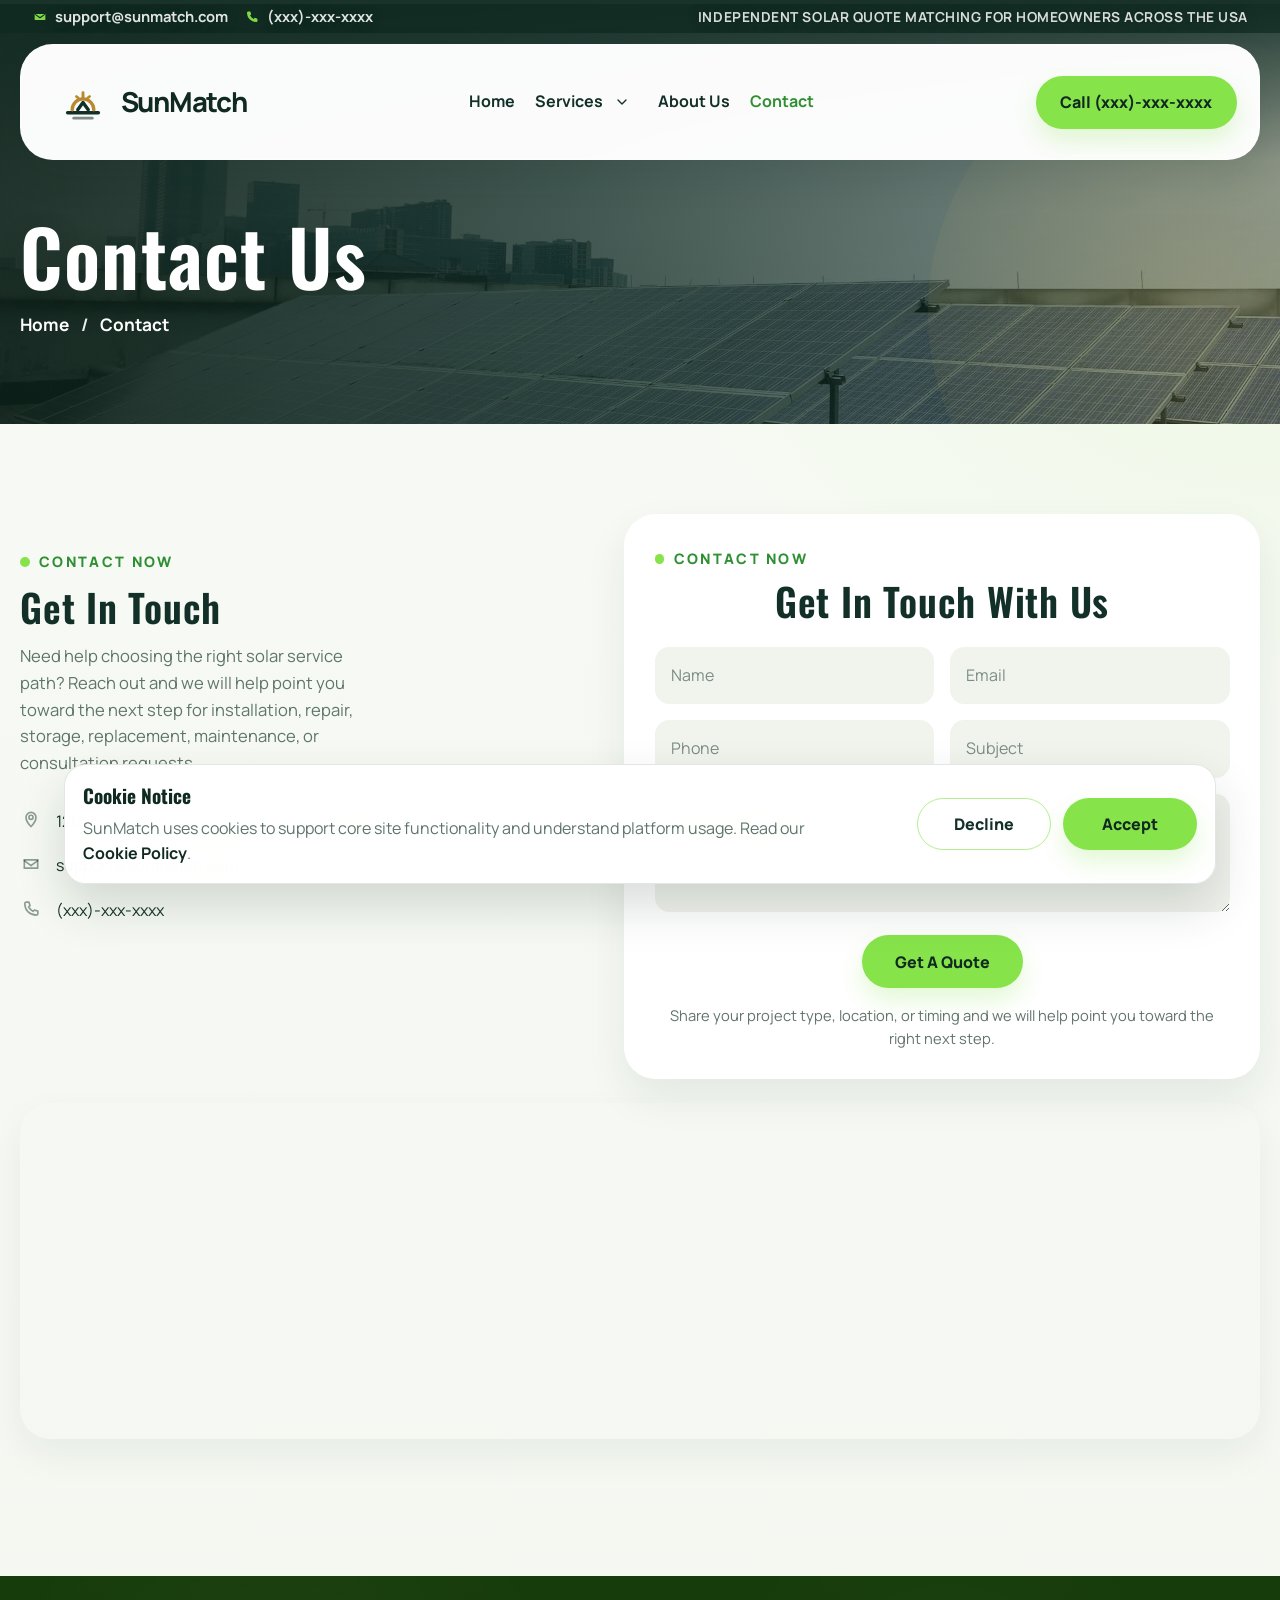
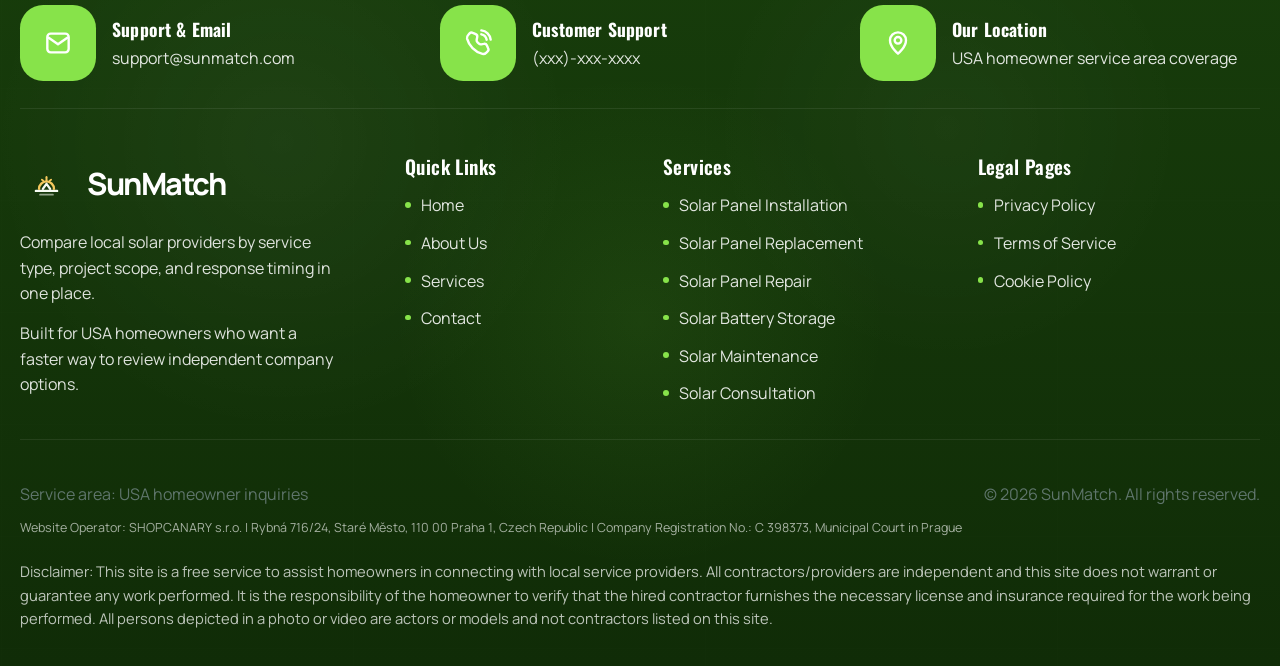
<file: contact.html>
<!DOCTYPE html>
<html lang="en">
  <head>
    <meta charset="UTF-8" />
    <meta name="viewport" content="width=device-width, initial-scale=1.0" />
    <meta
      name="description"
      content="Contact SunMatch to compare local solar companies or request help finding the right service category."
    />
    <title>Contact | SunMatch</title>
    <link rel="icon" type="image/svg+xml" href="favicon.svg" />
    <link rel="stylesheet" href="css/style.css" />
    <script type="module" src="js/main.js"></script>
  </head>
  <body data-page="contact">
    <a class="skip-link" href="#main-content">Skip to content</a>

    <header class="site-header">
      <div class="topbar">
        <div class="container topbar__inner">
          <div class="topbar__contact">
            <a href="mailto:support@sunmatch.com">support@sunmatch.com</a>
            <a href="tel:xxx-xxx-xxxx">(xxx)-xxx-xxxx</a>
          </div>
          <p>Independent solar quote matching for homeowners across the USA</p>
        </div>
      </div>
      <div class="container">
        <div class="nav-shell">
          <a class="brand" href="index.html" aria-label="SunMatch home">
            <span class="brand__mark" aria-hidden="true">
              <svg width="28" height="28" viewBox="0 0 24 24" fill="none" aria-hidden="true">
                <path d="M13.6 2L6.7 13h4.5l-1.1 9L17.3 11h-4.4L13.6 2Z" fill="currentColor" />
              </svg>
            </span>
            <span>SunMatch</span>
          </a>
          <div class="header-actions">
            <a class="icon-button icon-button--phone" href="tel:xxx-xxx-xxxx" aria-label="Call SunMatch">
              <svg width="20" height="20" viewBox="0 0 24 24" fill="none" aria-hidden="true">
                <path
                  d="M6.4 3.8h3.1l1.3 4.1-1.7 1.7a16.6 16.6 0 0 0 5.3 5.3l1.7-1.7 4.1 1.3v3.1a1.8 1.8 0 0 1-1.9 1.8C10.5 19.4 4.6 13.5 4.6 6.1a1.8 1.8 0 0 1 1.8-2.3Z"
                  fill="currentColor"
                />
              </svg>
            </a>
            <button
              class="menu-toggle"
              type="button"
              data-menu-toggle
              aria-controls="site-navigation"
              aria-expanded="false"
              aria-label="Open menu"
            >
              <svg width="20" height="20" viewBox="0 0 24 24" fill="none" aria-hidden="true">
                <path d="M4 7h16M4 12h16M4 17h16" stroke="currentColor" stroke-width="2" stroke-linecap="round" />
              </svg>
            </button>
          </div>
          <nav class="site-nav" id="site-navigation" aria-label="Primary">
            <ul>
              <li><a href="index.html">Home</a></li>
              <li class="site-nav__item site-nav__item--has-submenu">
                <div class="site-nav__parent">
                  <a href="services.html">Services</a>
                  <button class="site-nav__submenu-toggle" type="button" aria-expanded="false" aria-label="Open service links">
                    <svg width="16" height="16" viewBox="0 0 24 24" fill="none" aria-hidden="true">
                      <path d="m6 9 6 6 6-6" stroke="currentColor" stroke-width="2" stroke-linecap="round" stroke-linejoin="round" />
                    </svg>
                  </button>
                </div>
                <ul class="site-nav__submenu" aria-label="Service links">
                  <li><a href="solar-panel-installation.html">Solar Panel Installation</a></li>
                  <li><a href="solar-panel-replacement.html">Solar Panel Replacement</a></li>
                  <li><a href="solar-panel-repair.html">Solar Panel Repair</a></li>
                  <li><a href="solar-battery-storage.html">Solar Battery Storage</a></li>
                  <li><a href="solar-maintenance.html">Solar Maintenance</a></li>
                  <li><a href="solar-consultation.html">Solar Consultation</a></li>
                </ul>
              </li>
              <li><a href="about.html">About Us</a></li>
              <li><a href="contact.html" aria-current="page">Contact</a></li>
            </ul>
          </nav>
          <a class="btn btn--accent desktop-call" href="tel:xxx-xxx-xxxx">Call (xxx)-xxx-xxxx</a>
        </div>
      </div>
    </header>

    <main id="main-content" class="page-shell">
      <section class="page-hero">
        <div class="container page-hero__inner">
          <h1>Contact Us</h1>
          <nav class="page-hero__breadcrumbs" aria-label="Breadcrumb">
            <a href="index.html">Home</a>
            <span aria-hidden="true">/</span>
            <span aria-current="page">Contact</span>
          </nav>
        </div>
      </section>

      <section class="section contact-map-section">
        <div class="container">
          <div class="contact-hub">
            <div class="contact-hub__top">
              <article class="contact-info">
                <span class="eyebrow">Contact Now</span>
                <h2 class="section-heading">Get In Touch</h2>
                <p class="section-copy">
                  Need help choosing the right solar service path? Reach out and we will help point you toward the next
                  step for installation, repair, storage, replacement, maintenance, or consultation requests.
                </p>

                <ul class="contact-info__list">
                  <li>
                    <span class="contact-info__icon" aria-hidden="true">
                      <svg width="20" height="20" viewBox="0 0 24 24" fill="none">
                        <path d="M12 21s6-5.5 6-11a6 6 0 1 0-12 0c0 5.5 6 11 6 11Z" stroke="currentColor" stroke-width="2" />
                        <circle cx="12" cy="10" r="2.5" stroke="currentColor" stroke-width="2" />
                      </svg>
                    </span>
                    <span>1201 Greenway Plaza, Suite 240, Austin, TX 78701</span>
                  </li>
                  <li>
                    <span class="contact-info__icon" aria-hidden="true">
                      <svg width="20" height="20" viewBox="0 0 24 24" fill="none">
                        <path d="M4 7h16v10H4z" stroke="currentColor" stroke-width="2" />
                        <path d="m4 8 8 6 8-6" stroke="currentColor" stroke-width="2" stroke-linecap="round" stroke-linejoin="round" />
                      </svg>
                    </span>
                    <a href="mailto:support@sunmatch.com">support@sunmatch.com</a>
                  </li>
                  <li>
                    <span class="contact-info__icon" aria-hidden="true">
                      <svg width="20" height="20" viewBox="0 0 24 24" fill="none">
                        <path d="M6.4 3.8h3.1l1.3 4.1-1.7 1.7a16.6 16.6 0 0 0 5.3 5.3l1.7-1.7 4.1 1.3v3.1a1.8 1.8 0 0 1-1.9 1.8C10.5 19.4 4.6 13.5 4.6 6.1a1.8 1.8 0 0 1 1.8-2.3Z" stroke="currentColor" stroke-width="2" stroke-linejoin="round" />
                      </svg>
                    </span>
                    <a href="tel:xxx-xxx-xxxx">(xxx)-xxx-xxxx</a>
                  </li>
                </ul>
              </article>

              <article class="contact-form-card">
                <span class="eyebrow">Contact Now</span>
                <h2 class="section-heading">Get In Touch With Us</h2>
                <form id="contact-form" class="contact-form-card__form">
                  <div class="contact-form-card__grid">
                    <input id="contact-name" name="name" type="text" placeholder="Name" aria-label="Name" />
                    <input id="contact-email" name="email" type="email" placeholder="Email" aria-label="Email" />
                    <input id="contact-phone" name="phone" type="tel" placeholder="Phone" aria-label="Phone" />
                    <input
                      id="contact-subject"
                      name="subject"
                      type="text"
                      placeholder="Subject"
                      aria-label="Subject"
                    />
                  </div>

                  <textarea
                    id="contact-message"
                    name="message"
                    placeholder="Write a Message"
                    aria-label="Write a Message"
                  ></textarea>

                  <button class="btn btn--accent" type="submit">Get A Quote</button>
                  <p class="contact-note" data-contact-status>
                    Share your project type, location, or timing and we will help point you toward the right next step.
                  </p>
                </form>
              </article>
            </div>

            <div class="contact-map-card">
              <iframe
                title="SunMatch service area map"
                src="https://www.openstreetmap.org/export/embed.html?bbox=-129.5%2C23.5%2C-65.5%2C50.5&layer=mapnik"
                loading="lazy"
                referrerpolicy="no-referrer-when-downgrade"
              ></iframe>
            </div>
          </div>
        </div>
      </section>

    </main>

    <footer class="site-footer">
      <div class="container">
        <div class="footer-topbar">
          <section class="footer-contact-item" aria-label="Support email">
            <div class="footer-contact-item__icon" aria-hidden="true">
              <svg width="28" height="28" viewBox="0 0 24 24" fill="none">
                <path d="M4 7.5A2.5 2.5 0 0 1 6.5 5h11A2.5 2.5 0 0 1 20 7.5v9A2.5 2.5 0 0 1 17.5 19h-11A2.5 2.5 0 0 1 4 16.5v-9Z" stroke="currentColor" stroke-width="1.8"></path>
                <path d="m5 8 7 5 7-5" stroke="currentColor" stroke-width="1.8" stroke-linecap="round" stroke-linejoin="round"></path>
              </svg>
            </div>
            <div>
              <strong>Support &amp; Email</strong>
              <a href="mailto:support@sunmatch.com">support@sunmatch.com</a>
            </div>
          </section>
          <section class="footer-contact-item" aria-label="Customer support phone">
            <div class="footer-contact-item__icon" aria-hidden="true">
              <svg width="28" height="28" viewBox="0 0 24 24" fill="none">
                <path d="M5.7 4.8a2 2 0 0 1 2.4-.4l2.2 1a2 2 0 0 1 1.1 2.3l-.4 1.8a2 2 0 0 0 .5 1.8l1.2 1.2a2 2 0 0 0 1.8.5l1.8-.4a2 2 0 0 1 2.3 1.1l1 2.2a2 2 0 0 1-.4 2.4l-1.1 1.1a3 3 0 0 1-2.8.8c-2.7-.7-5.2-2.2-7.4-4.4S4.5 11.4 3.8 8.7A3 3 0 0 1 4.6 6l1.1-1.2Z" stroke="currentColor" stroke-width="1.8" stroke-linejoin="round"></path>
                <path d="M14.5 5.5a5 5 0 0 1 4 4" stroke="currentColor" stroke-width="1.8" stroke-linecap="round"></path>
                <path d="M14.5 2.5a8 8 0 0 1 7 7" stroke="currentColor" stroke-width="1.8" stroke-linecap="round"></path>
              </svg>
            </div>
            <div>
              <strong>Customer Support</strong>
              <a href="tel:xxx-xxx-xxxx">(xxx)-xxx-xxxx</a>
            </div>
          </section>
          <section class="footer-contact-item" aria-label="Service area">
            <div class="footer-contact-item__icon" aria-hidden="true">
              <svg width="28" height="28" viewBox="0 0 24 24" fill="none">
                <path d="M12 20s6-4.8 6-10a6 6 0 1 0-12 0c0 5.2 6 10 6 10Z" stroke="currentColor" stroke-width="1.8" stroke-linejoin="round"></path>
                <circle cx="12" cy="10" r="2.5" stroke="currentColor" stroke-width="1.8"></circle>
              </svg>
            </div>
            <div>
              <strong>Our Location</strong>
              <p>USA homeowner service area coverage</p>
            </div>
          </section>
        </div>
        <div class="footer-main">
          <section class="footer-brand">
            <a class="footer-brand__mark" href="index.html" aria-label="SunMatch home">
              <span class="footer-brand__mark-icon" aria-hidden="true">
                <svg width="28" height="28" viewBox="0 0 24 24" fill="none">
                  <path d="M13.5 2 6 13h4l-1 9L18 10h-4.5l0-8Z" fill="currentColor"></path>
                </svg>
              </span>
              <span>SunMatch</span>
            </a>
            <p>Compare local solar providers by service type, project scope, and response timing in one place.</p>
            <p>Built for USA homeowners who want a faster way to review independent company options.</p>
          </section>
          <nav class="footer-links" aria-label="Quick links">
            <h4>Quick Links</h4>
            <ul>
              <li><a href="index.html">Home</a></li>
              <li><a href="about.html">About Us</a></li>
              <li><a href="services.html">Services</a></li>
              <li><a href="contact.html">Contact</a></li>
            </ul>
          </nav>
          <nav class="footer-links" aria-label="Footer services">
            <h4>Services</h4>
            <ul>
              <li><a href="solar-panel-installation.html">Solar Panel Installation</a></li>
              <li><a href="solar-panel-replacement.html">Solar Panel Replacement</a></li>
              <li><a href="solar-panel-repair.html">Solar Panel Repair</a></li>
              <li><a href="solar-battery-storage.html">Solar Battery Storage</a></li>
              <li><a href="solar-maintenance.html">Solar Maintenance</a></li>
              <li><a href="solar-consultation.html">Solar Consultation</a></li>
            </ul>
          </nav>
          <nav class="footer-links" aria-label="Legal pages">
            <h4>Legal Pages</h4>
            <ul>
              <li><a href="privacy-policy.html">Privacy Policy</a></li>
              <li><a href="terms-of-service.html">Terms of Service</a></li>
              <li><a href="cookie-policy.html">Cookie Policy</a></li>
            </ul>
          </nav>
        </div>
        <div class="footer-meta">
          <p>Service area: USA homeowner inquiries</p>
          <p>&copy; <span data-year></span> SunMatch. All rights reserved.</p>
        </div>
        <p class="footer-operator">Website Operator: SHOPCANARY s.r.o. | Rybná 716/24, Staré Město, 110 00 Praha 1, Czech Republic | Company Registration No.: C 398373, Municipal Court in Prague</p>
        <p class="site-disclaimer" id="site-disclaimer">
          Disclaimer: This site is a free service to assist homeowners in connecting with local service providers. All
          contractors/providers are independent and this site does not warrant or guarantee any work performed. It is
          the responsibility of the homeowner to verify that the hired contractor furnishes the necessary license and
          insurance required for the work being performed. All persons depicted in a photo or video are actors or
          models and not contractors listed on this site.
        </p>
      </div>
    </footer>
  </body>
</html>
</file>
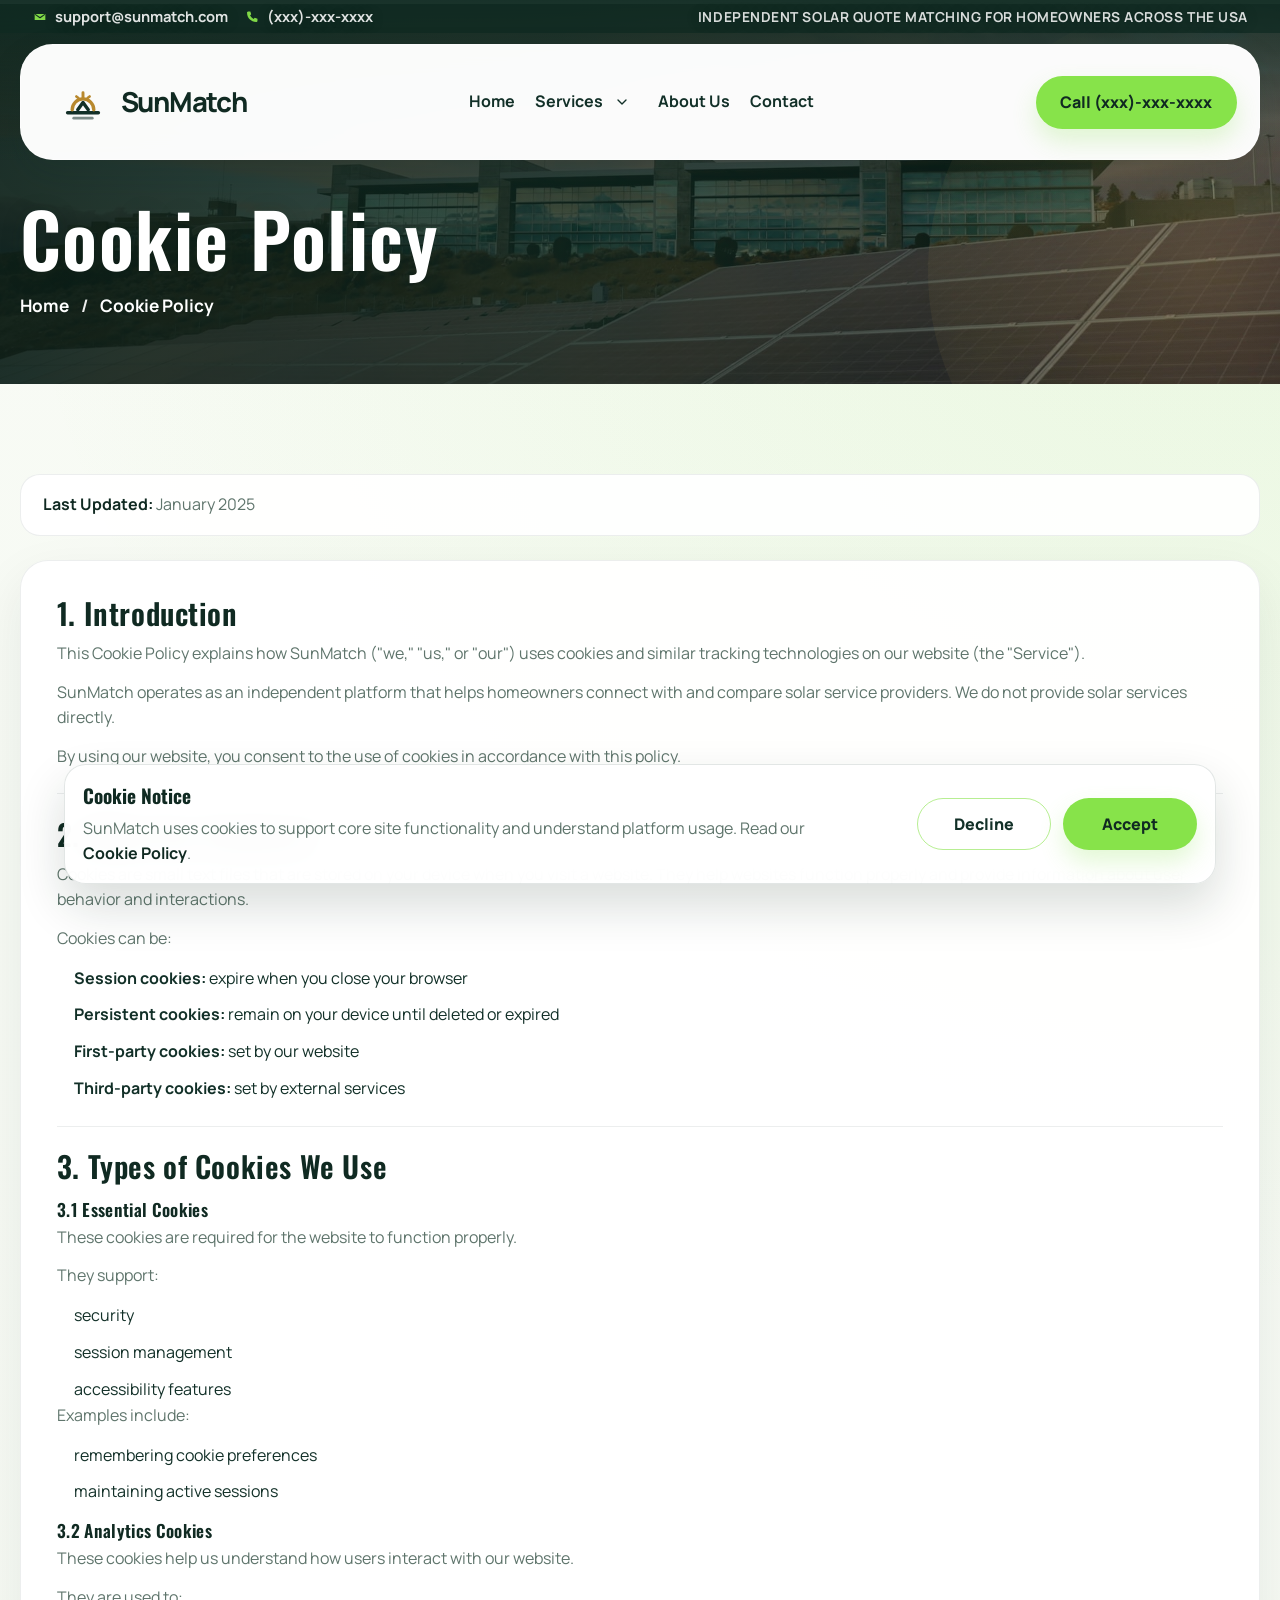
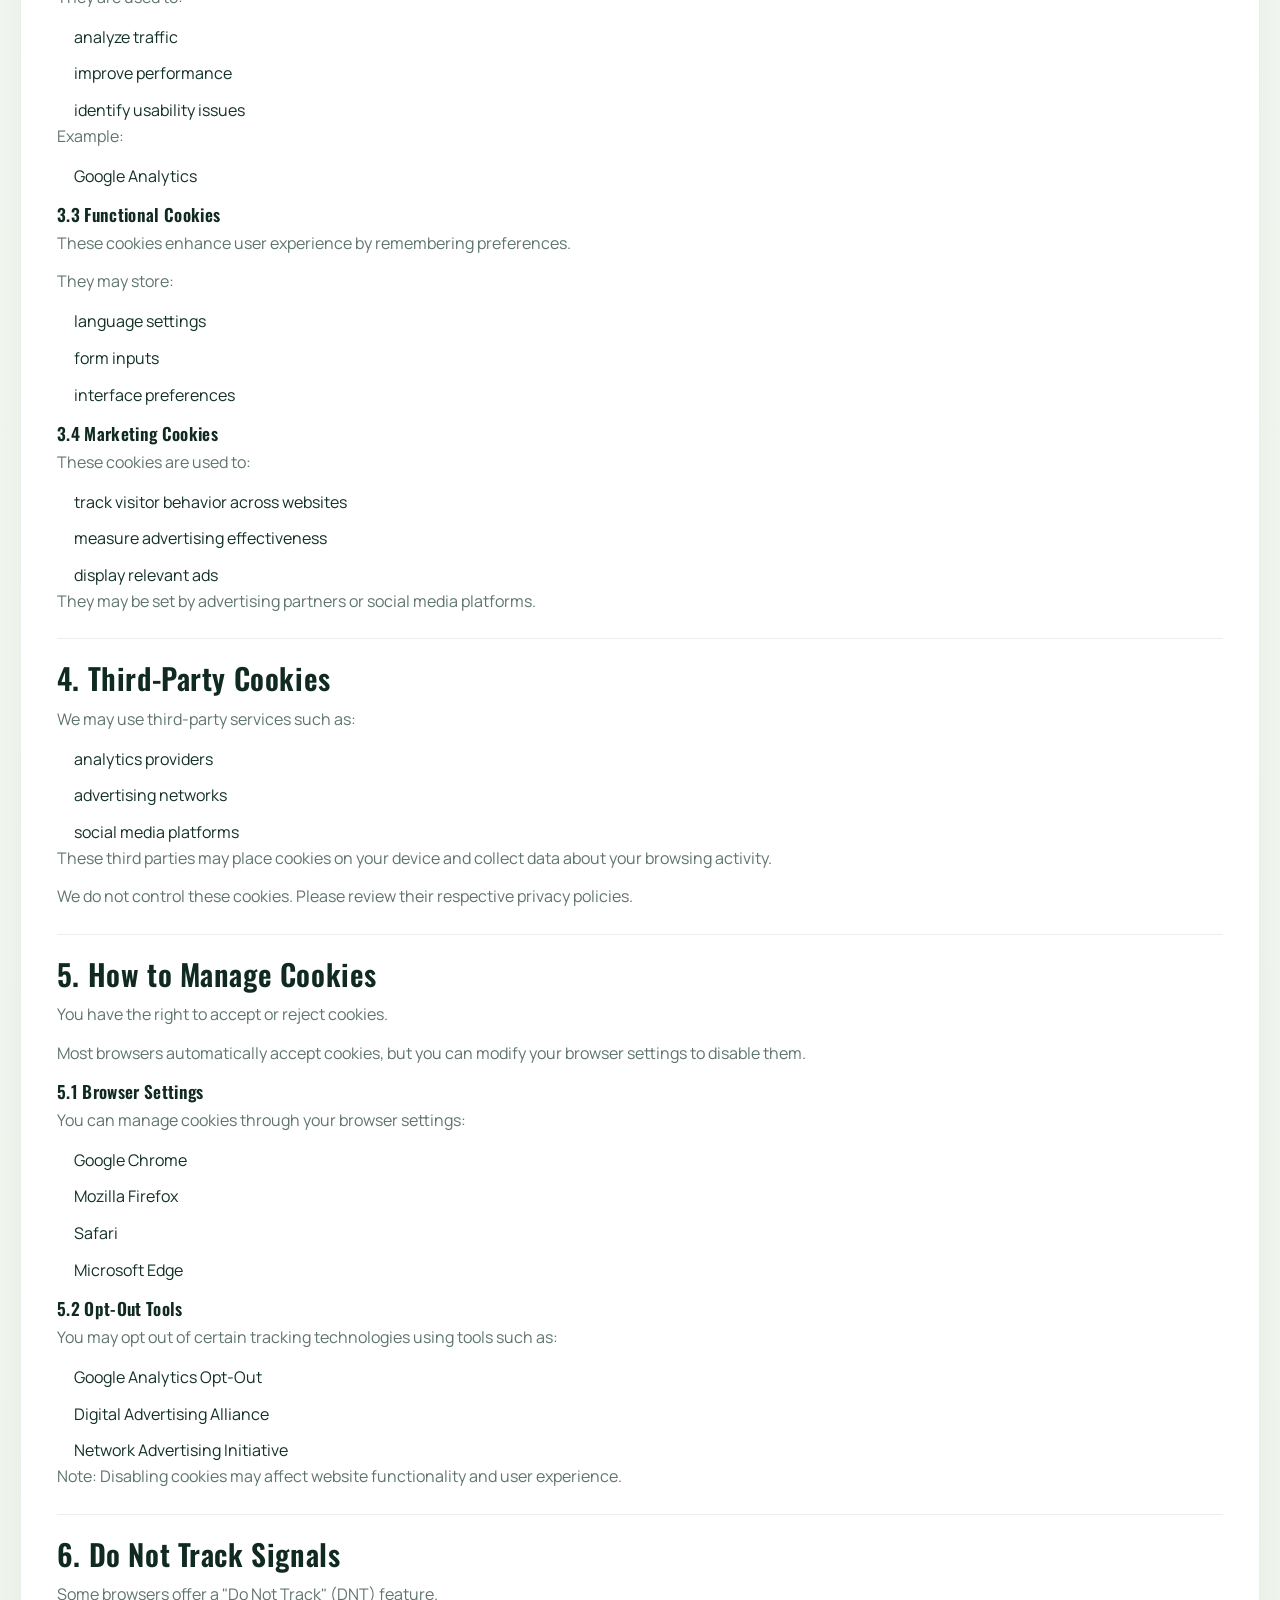
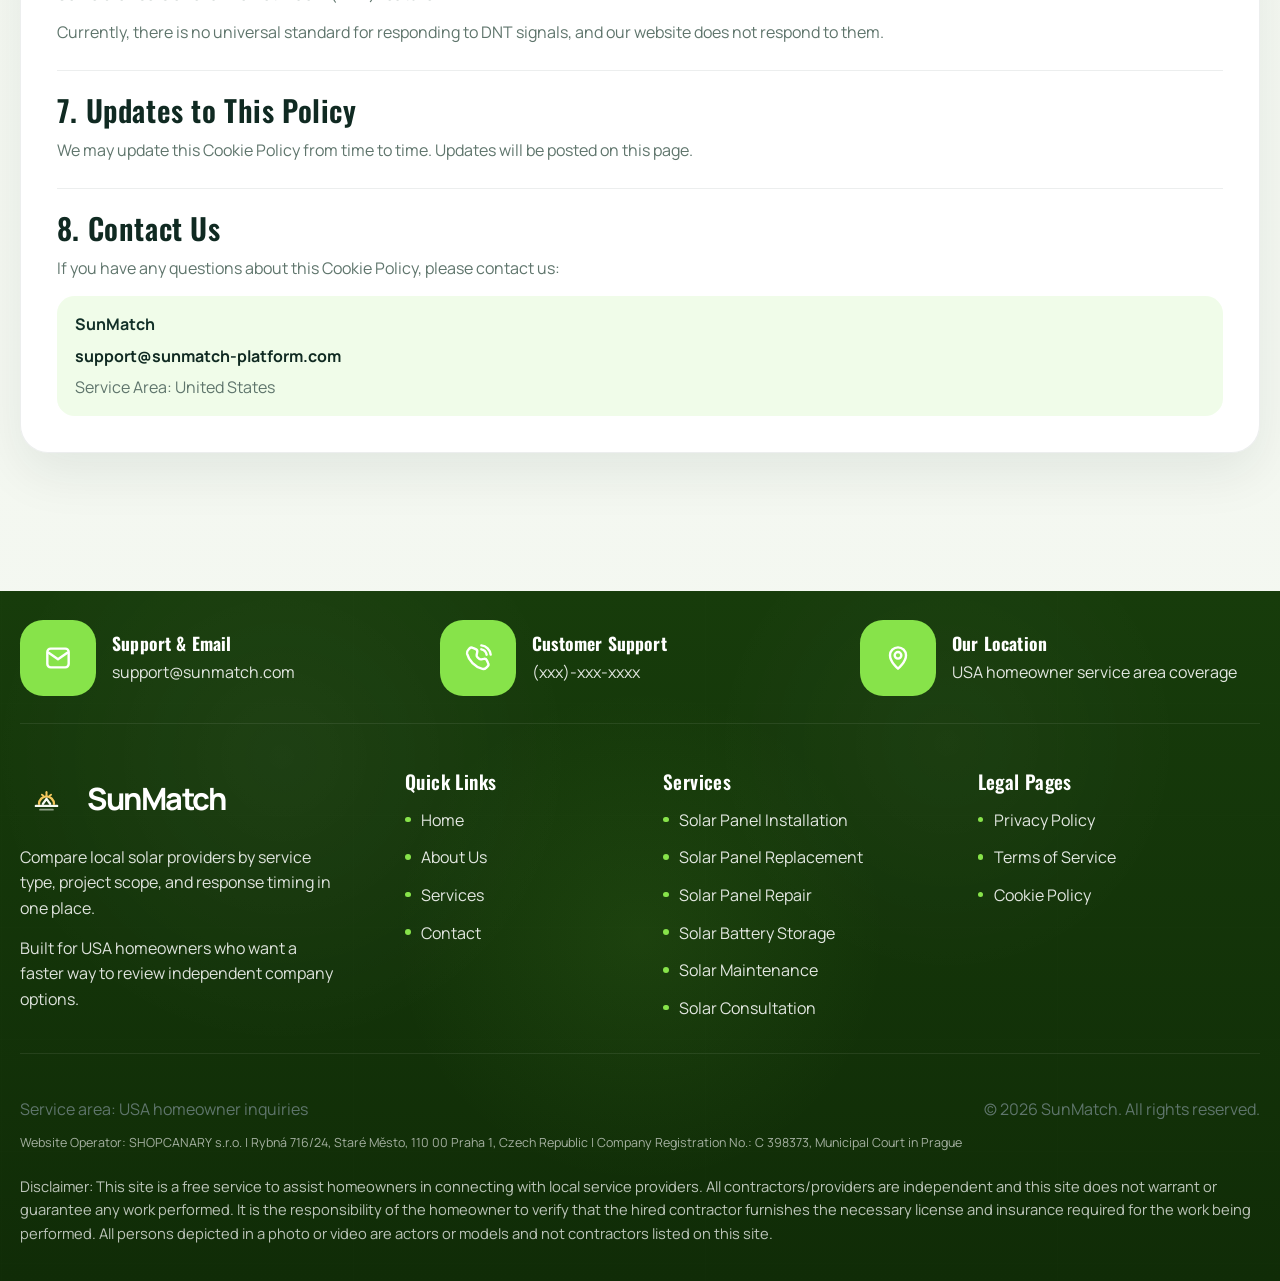
<file: cookie-policy.html>
<!DOCTYPE html>
<html lang="en">
  <head>
    <meta charset="UTF-8" />
    <meta name="viewport" content="width=device-width, initial-scale=1.0" />
    <meta
      name="description"
      content="Review how SunMatch uses cookies, analytics, and similar tracking technologies across the platform."
    />
    <title>Cookie Policy | SunMatch</title>
    <link rel="icon" type="image/svg+xml" href="favicon.svg" />
    <link rel="stylesheet" href="css/style.css" />
    <script type="module" src="js/main.js"></script>
  </head>
  <body data-page="legal">
    <a class="skip-link" href="#main-content">Skip to content</a>
    <header class="site-header">
      <div class="topbar">
        <div class="container topbar__inner">
          <div class="topbar__contact">
            <a href="mailto:support@sunmatch.com">support@sunmatch.com</a>
            <a href="tel:xxx-xxx-xxxx">(xxx)-xxx-xxxx</a>
          </div>
          <p>Independent solar quote matching for homeowners across the USA</p>
        </div>
      </div>
      <div class="container">
        <div class="nav-shell">
          <a class="brand" href="index.html" aria-label="SunMatch home">
            <span class="brand__mark" aria-hidden="true">
              <svg width="28" height="28" viewBox="0 0 24 24" fill="none" aria-hidden="true">
                <path d="M13.6 2L6.7 13h4.5l-1.1 9L17.3 11h-4.4L13.6 2Z" fill="currentColor" />
              </svg>
            </span>
            <span>SunMatch</span>
          </a>
          <div class="header-actions">
            <a class="icon-button icon-button--phone" href="tel:xxx-xxx-xxxx" aria-label="Call SunMatch">
              <svg width="20" height="20" viewBox="0 0 24 24" fill="none" aria-hidden="true">
                <path d="M6.4 3.8h3.1l1.3 4.1-1.7 1.7a16.6 16.6 0 0 0 5.3 5.3l1.7-1.7 4.1 1.3v3.1a1.8 1.8 0 0 1-1.9 1.8C10.5 19.4 4.6 13.5 4.6 6.1a1.8 1.8 0 0 1 1.8-2.3Z" fill="currentColor" />
              </svg>
            </a>
            <button class="menu-toggle" type="button" data-menu-toggle aria-controls="site-navigation" aria-expanded="false" aria-label="Open menu">
              <svg width="20" height="20" viewBox="0 0 24 24" fill="none" aria-hidden="true">
                <path d="M4 7h16M4 12h16M4 17h16" stroke="currentColor" stroke-width="2" stroke-linecap="round" />
              </svg>
            </button>
          </div>
          <nav class="site-nav" id="site-navigation" aria-label="Primary">
            <ul>
              <li><a href="index.html">Home</a></li>
              <li class="site-nav__item site-nav__item--has-submenu">
                <div class="site-nav__parent">
                  <a href="services.html">Services</a>
                  <button class="site-nav__submenu-toggle" type="button" aria-expanded="false" aria-label="Open service links">
                    <svg width="16" height="16" viewBox="0 0 24 24" fill="none" aria-hidden="true">
                      <path d="m6 9 6 6 6-6" stroke="currentColor" stroke-width="2" stroke-linecap="round" stroke-linejoin="round" />
                    </svg>
                  </button>
                </div>
                <ul class="site-nav__submenu" aria-label="Service links">
                  <li><a href="solar-panel-installation.html">Solar Panel Installation</a></li>
                  <li><a href="solar-panel-replacement.html">Solar Panel Replacement</a></li>
                  <li><a href="solar-panel-repair.html">Solar Panel Repair</a></li>
                  <li><a href="solar-battery-storage.html">Solar Battery Storage</a></li>
                  <li><a href="solar-maintenance.html">Solar Maintenance</a></li>
                  <li><a href="solar-consultation.html">Solar Consultation</a></li>
                </ul>
              </li>
              <li><a href="about.html">About Us</a></li>
              <li><a href="contact.html">Contact</a></li>
            </ul>
          </nav>
          <a class="btn btn--accent desktop-call" href="tel:xxx-xxx-xxxx">Call (xxx)-xxx-xxxx</a>
        </div>
      </div>
    </header>

    <main id="main-content" class="page-shell">
      <section class="page-hero">
        <div class="container page-hero__inner">
          <h1>Cookie Policy</h1>
          <nav class="page-hero__breadcrumbs" aria-label="Breadcrumb">
            <a href="index.html">Home</a>
            <span aria-hidden="true">/</span>
            <span aria-current="page">Cookie Policy</span>
          </nav>
        </div>
      </section>

      <section class="section">
        <div class="container legal-layout">
          <div class="legal-meta"><strong>Last Updated:</strong> January 2025</div>
          <article class="legal-content">
            <section class="legal-section">
              <h2>1. Introduction</h2>
              <p>
                This Cookie Policy explains how SunMatch ("we," "us," or "our") uses cookies and similar
                tracking technologies on our website (the "Service").
              </p>
              <p>
                SunMatch operates as an independent platform that helps homeowners connect with and compare solar
                service providers. We do not provide solar services directly.
              </p>
              <p>By using our website, you consent to the use of cookies in accordance with this policy.</p>
            </section>

            <section class="legal-section">
              <h2>2. What Are Cookies?</h2>
              <p>
                Cookies are small text files that are stored on your device when you visit a website. They help
                websites function properly and provide information about user behavior and interactions.
              </p>
              <p>Cookies can be:</p>
              <ul>
                <li><strong>Session cookies:</strong> expire when you close your browser</li>
                <li><strong>Persistent cookies:</strong> remain on your device until deleted or expired</li>
                <li><strong>First-party cookies:</strong> set by our website</li>
                <li><strong>Third-party cookies:</strong> set by external services</li>
              </ul>
            </section>

            <section class="legal-section">
              <h2>3. Types of Cookies We Use</h2>

              <h3>3.1 Essential Cookies</h3>
              <p>These cookies are required for the website to function properly.</p>
              <p>They support:</p>
              <ul>
                <li>security</li>
                <li>session management</li>
                <li>accessibility features</li>
              </ul>
              <p>Examples include:</p>
              <ul>
                <li>remembering cookie preferences</li>
                <li>maintaining active sessions</li>
              </ul>

              <h3>3.2 Analytics Cookies</h3>
              <p>These cookies help us understand how users interact with our website.</p>
              <p>They are used to:</p>
              <ul>
                <li>analyze traffic</li>
                <li>improve performance</li>
                <li>identify usability issues</li>
              </ul>
              <p>Example:</p>
              <ul>
                <li>Google Analytics</li>
              </ul>

              <h3>3.3 Functional Cookies</h3>
              <p>These cookies enhance user experience by remembering preferences.</p>
              <p>They may store:</p>
              <ul>
                <li>language settings</li>
                <li>form inputs</li>
                <li>interface preferences</li>
              </ul>

              <h3>3.4 Marketing Cookies</h3>
              <p>These cookies are used to:</p>
              <ul>
                <li>track visitor behavior across websites</li>
                <li>measure advertising effectiveness</li>
                <li>display relevant ads</li>
              </ul>
              <p>They may be set by advertising partners or social media platforms.</p>
            </section>

            <section class="legal-section">
              <h2>4. Third-Party Cookies</h2>
              <p>We may use third-party services such as:</p>
              <ul>
                <li>analytics providers</li>
                <li>advertising networks</li>
                <li>social media platforms</li>
              </ul>
              <p>
                These third parties may place cookies on your device and collect data about your browsing activity.
              </p>
              <p>We do not control these cookies. Please review their respective privacy policies.</p>
            </section>

            <section class="legal-section">
              <h2>5. How to Manage Cookies</h2>
              <p>You have the right to accept or reject cookies.</p>
              <p>
                Most browsers automatically accept cookies, but you can modify your browser settings to disable them.
              </p>

              <h3>5.1 Browser Settings</h3>
              <p>You can manage cookies through your browser settings:</p>
              <ul>
                <li>Google Chrome</li>
                <li>Mozilla Firefox</li>
                <li>Safari</li>
                <li>Microsoft Edge</li>
              </ul>

              <h3>5.2 Opt-Out Tools</h3>
              <p>You may opt out of certain tracking technologies using tools such as:</p>
              <ul>
                <li>Google Analytics Opt-Out</li>
                <li>Digital Advertising Alliance</li>
                <li>Network Advertising Initiative</li>
              </ul>
              <p>Note: Disabling cookies may affect website functionality and user experience.</p>
            </section>

            <section class="legal-section">
              <h2>6. Do Not Track Signals</h2>
              <p>Some browsers offer a "Do Not Track" (DNT) feature.</p>
              <p>
                Currently, there is no universal standard for responding to DNT signals, and our website does not
                respond to them.
              </p>
            </section>

            <section class="legal-section">
              <h2>7. Updates to This Policy</h2>
              <p>
                We may update this Cookie Policy from time to time. Updates will be posted on this page.
              </p>
            </section>

            <section class="legal-section">
              <h2>8. Contact Us</h2>
              <p>If you have any questions about this Cookie Policy, please contact us:</p>
              <div class="legal-contact-box">
                <strong>SunMatch</strong>
                <a href="mailto:support@sunmatch-platform.com">support@sunmatch-platform.com</a>
                <p>Service Area: United States</p>
              </div>
            </section>
          </article>
        </div>
      </section>
    </main>

    <footer class="site-footer">
      <div class="container">
        <div class="footer-topbar">
          <section class="footer-contact-item" aria-label="Support email"><div class="footer-contact-item__icon" aria-hidden="true"><svg width="28" height="28" viewBox="0 0 24 24" fill="none"><path d="M4 7.5A2.5 2.5 0 0 1 6.5 5h11A2.5 2.5 0 0 1 20 7.5v9A2.5 2.5 0 0 1 17.5 19h-11A2.5 2.5 0 0 1 4 16.5v-9Z" stroke="currentColor" stroke-width="1.8"></path><path d="m5 8 7 5 7-5" stroke="currentColor" stroke-width="1.8" stroke-linecap="round" stroke-linejoin="round"></path></svg></div><div><strong>Support &amp; Email</strong><a href="mailto:support@sunmatch.com">support@sunmatch.com</a></div></section>
          <section class="footer-contact-item" aria-label="Customer support phone"><div class="footer-contact-item__icon" aria-hidden="true"><svg width="28" height="28" viewBox="0 0 24 24" fill="none"><path d="M5.7 4.8a2 2 0 0 1 2.4-.4l2.2 1a2 2 0 0 1 1.1 2.3l-.4 1.8a2 2 0 0 0 .5 1.8l1.2 1.2a2 2 0 0 0 1.8.5l1.8-.4a2 2 0 0 1 2.3 1.1l1 2.2a2 2 0 0 1-.4 2.4l-1.1 1.1a3 3 0 0 1-2.8.8c-2.7-.7-5.2-2.2-7.4-4.4S4.5 11.4 3.8 8.7A3 3 0 0 1 4.6 6l1.1-1.2Z" stroke="currentColor" stroke-width="1.8" stroke-linejoin="round"></path><path d="M14.5 5.5a5 5 0 0 1 4 4" stroke="currentColor" stroke-width="1.8" stroke-linecap="round"></path><path d="M14.5 2.5a8 8 0 0 1 7 7" stroke="currentColor" stroke-width="1.8" stroke-linecap="round"></path></svg></div><div><strong>Customer Support</strong><a href="tel:xxx-xxx-xxxx">(xxx)-xxx-xxxx</a></div></section>
          <section class="footer-contact-item" aria-label="Service area"><div class="footer-contact-item__icon" aria-hidden="true"><svg width="28" height="28" viewBox="0 0 24 24" fill="none"><path d="M12 20s6-4.8 6-10a6 6 0 1 0-12 0c0 5.2 6 10 6 10Z" stroke="currentColor" stroke-width="1.8" stroke-linejoin="round"></path><circle cx="12" cy="10" r="2.5" stroke="currentColor" stroke-width="1.8"></circle></svg></div><div><strong>Our Location</strong><p>USA homeowner service area coverage</p></div></section>
        </div>
        <div class="footer-main">
          <section class="footer-brand"><a class="footer-brand__mark" href="index.html" aria-label="SunMatch home"><span class="footer-brand__mark-icon" aria-hidden="true"><svg width="28" height="28" viewBox="0 0 24 24" fill="none"><path d="M13.5 2 6 13h4l-1 9L18 10h-4.5l0-8Z" fill="currentColor"></path></svg></span><span>SunMatch</span></a><p>Compare local solar providers by service type, project scope, and response timing in one place.</p><p>Built for USA homeowners who want a faster way to review independent company options.</p></section>
          <nav class="footer-links" aria-label="Quick links"><h4>Quick Links</h4><ul><li><a href="index.html">Home</a></li><li><a href="about.html">About Us</a></li><li><a href="services.html">Services</a></li><li><a href="contact.html">Contact</a></li></ul></nav>
          <nav class="footer-links" aria-label="Footer services"><h4>Services</h4><ul><li><a href="solar-panel-installation.html">Solar Panel Installation</a></li><li><a href="solar-panel-replacement.html">Solar Panel Replacement</a></li><li><a href="solar-panel-repair.html">Solar Panel Repair</a></li><li><a href="solar-battery-storage.html">Solar Battery Storage</a></li><li><a href="solar-maintenance.html">Solar Maintenance</a></li><li><a href="solar-consultation.html">Solar Consultation</a></li></ul></nav>
          <nav class="footer-links" aria-label="Legal pages"><h4>Legal Pages</h4><ul><li><a href="privacy-policy.html">Privacy Policy</a></li><li><a href="terms-of-service.html">Terms of Service</a></li><li><a href="cookie-policy.html" aria-current="page">Cookie Policy</a></li></ul></nav>
        </div>
        <div class="footer-meta"><p>Service area: USA homeowner inquiries</p><p>&copy; <span data-year></span> SunMatch. All rights reserved.</p></div>
        <p class="footer-operator">Website Operator: SHOPCANARY s.r.o. | Rybná 716/24, Staré Město, 110 00 Praha 1, Czech Republic | Company Registration No.: C 398373, Municipal Court in Prague</p>
        <p class="site-disclaimer" id="site-disclaimer">Disclaimer: This site is a free service to assist homeowners in connecting with local service providers. All contractors/providers are independent and this site does not warrant or guarantee any work performed. It is the responsibility of the homeowner to verify that the hired contractor furnishes the necessary license and insurance required for the work being performed. All persons depicted in a photo or video are actors or models and not contractors listed on this site.</p>
      </div>
    </footer>
  </body>
</html>
</file>
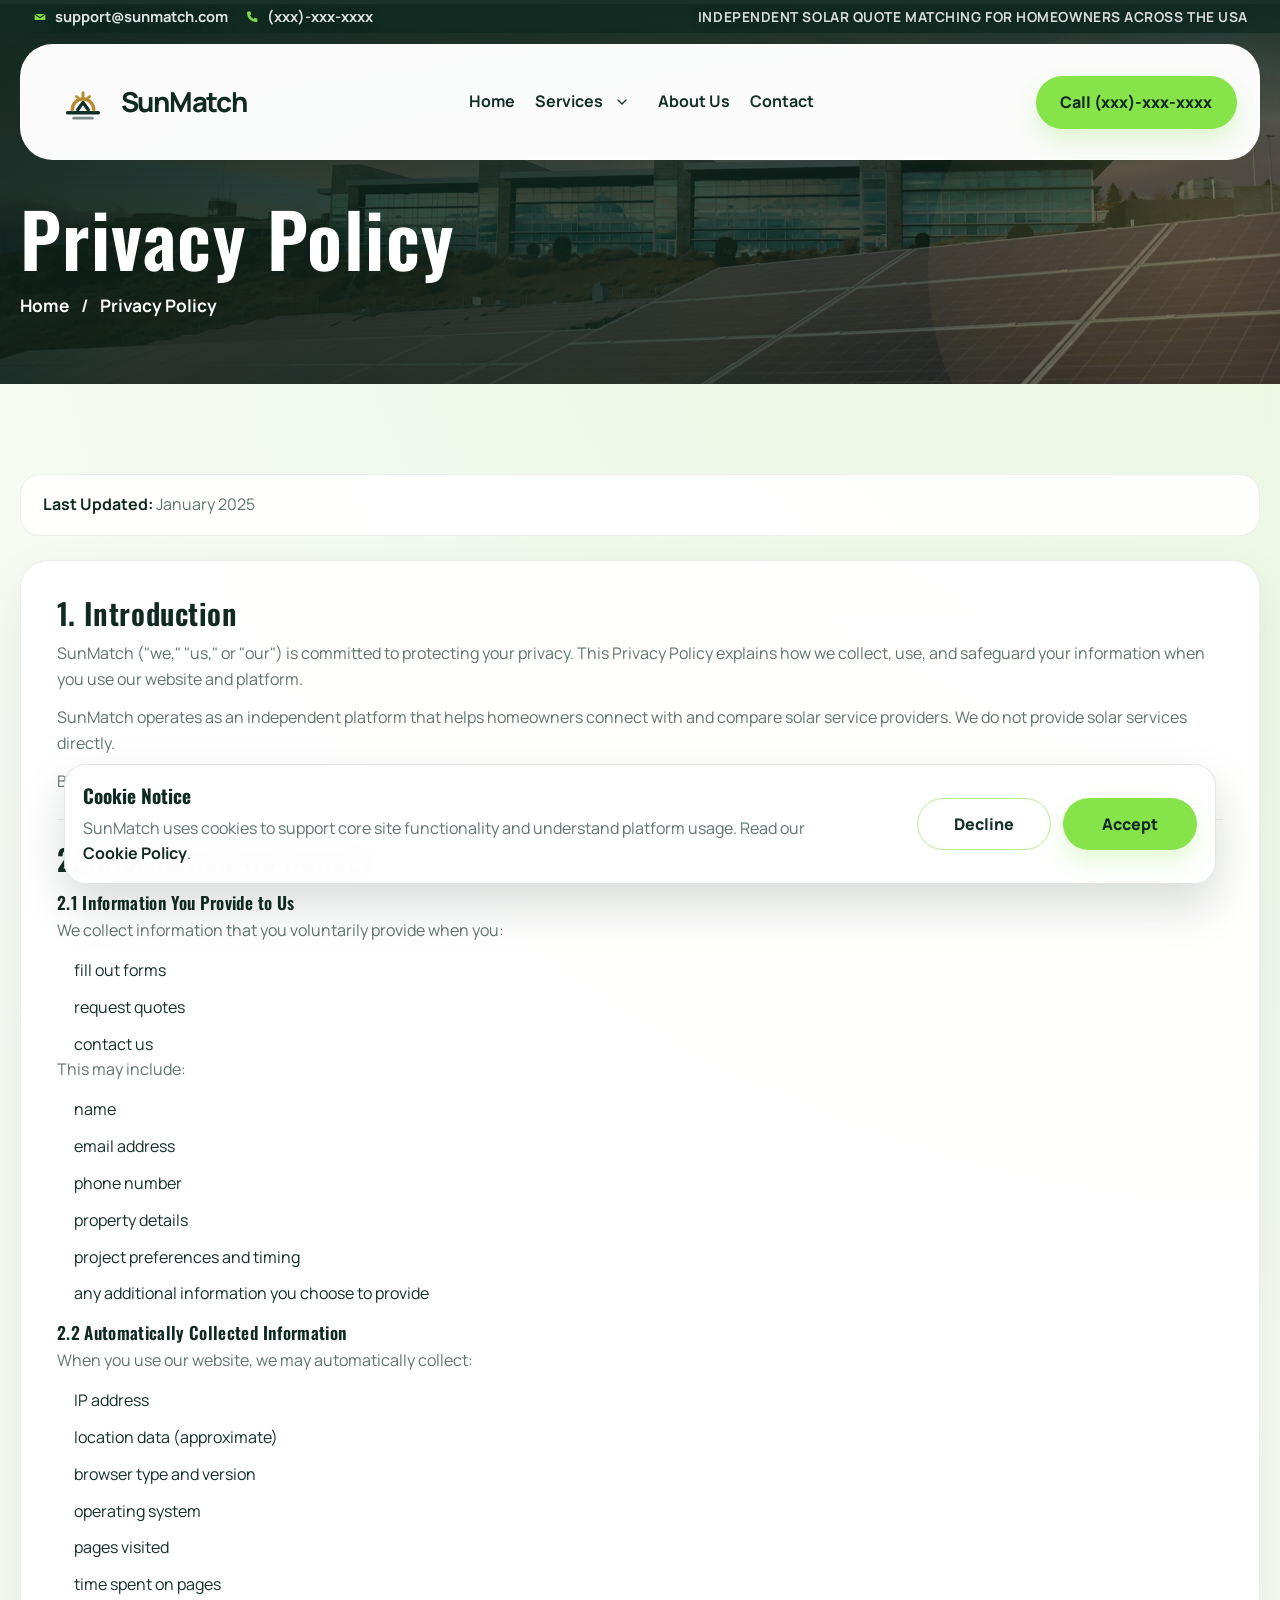
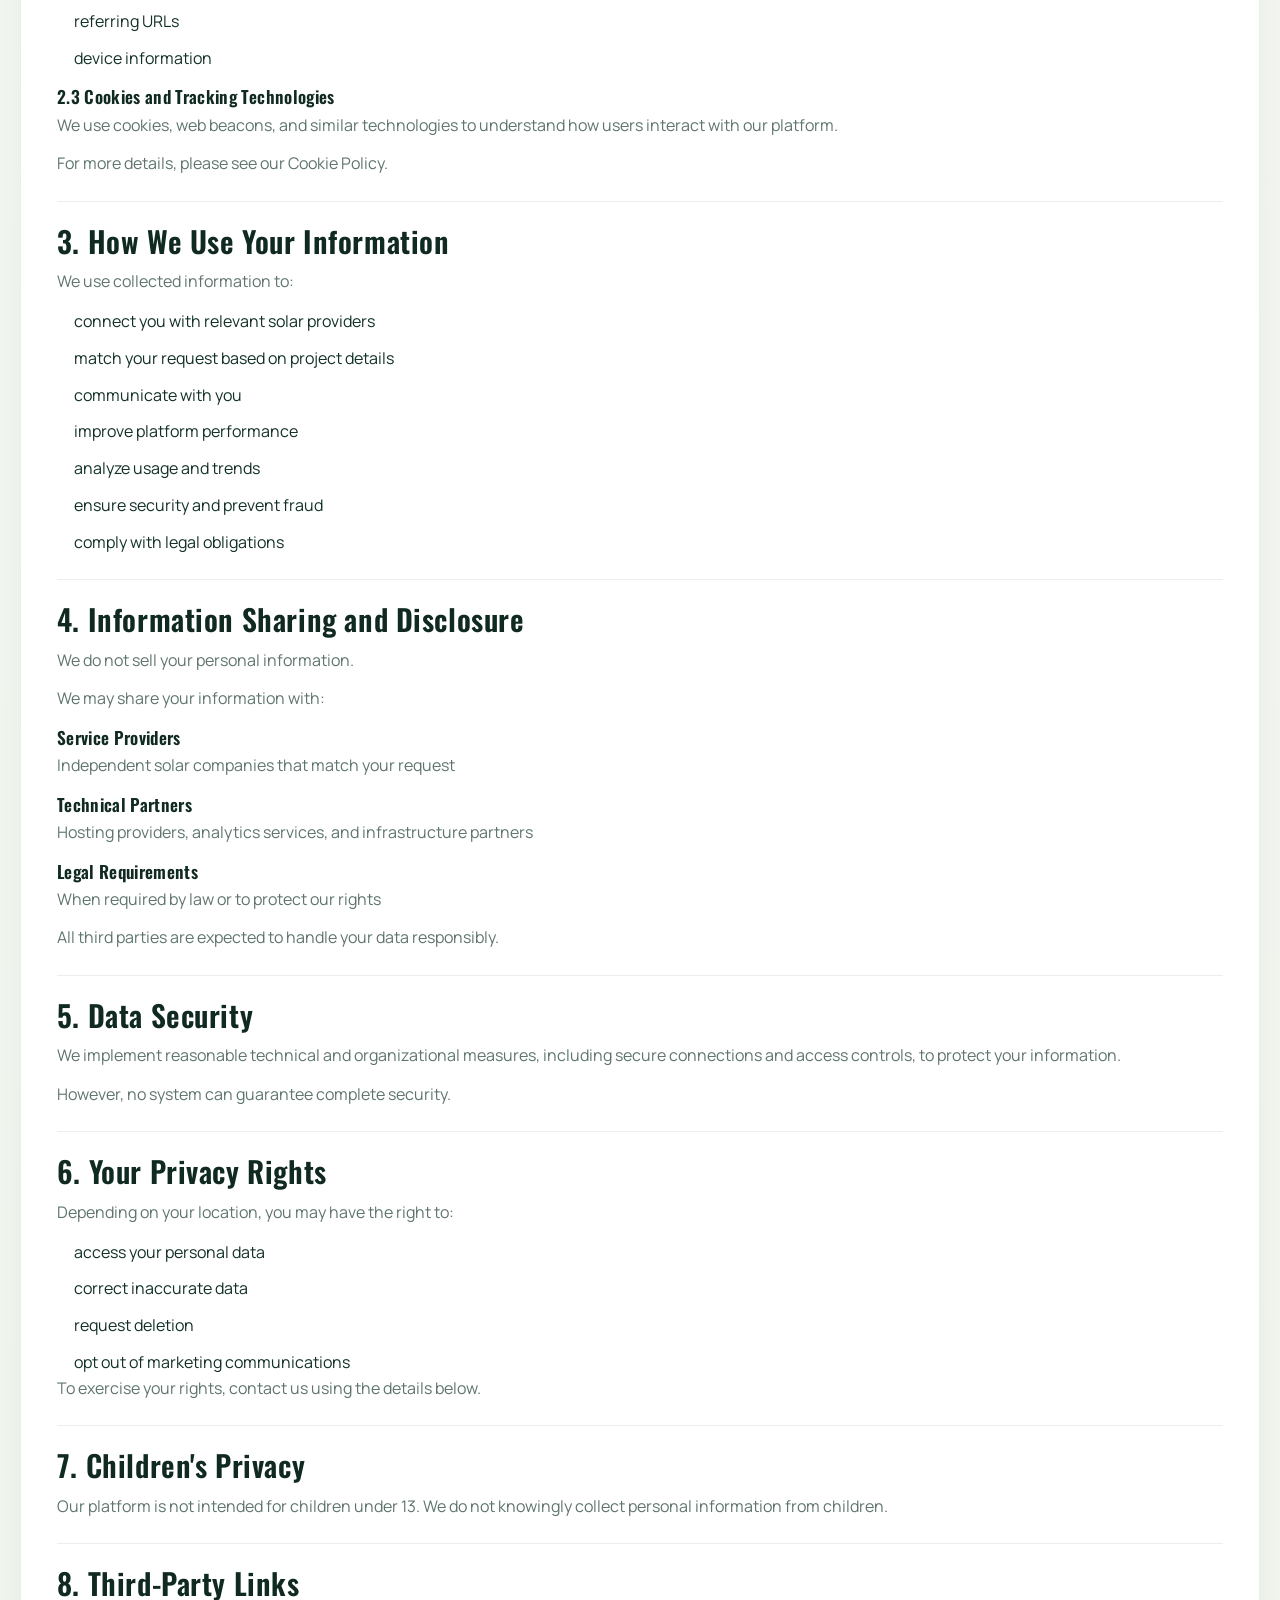
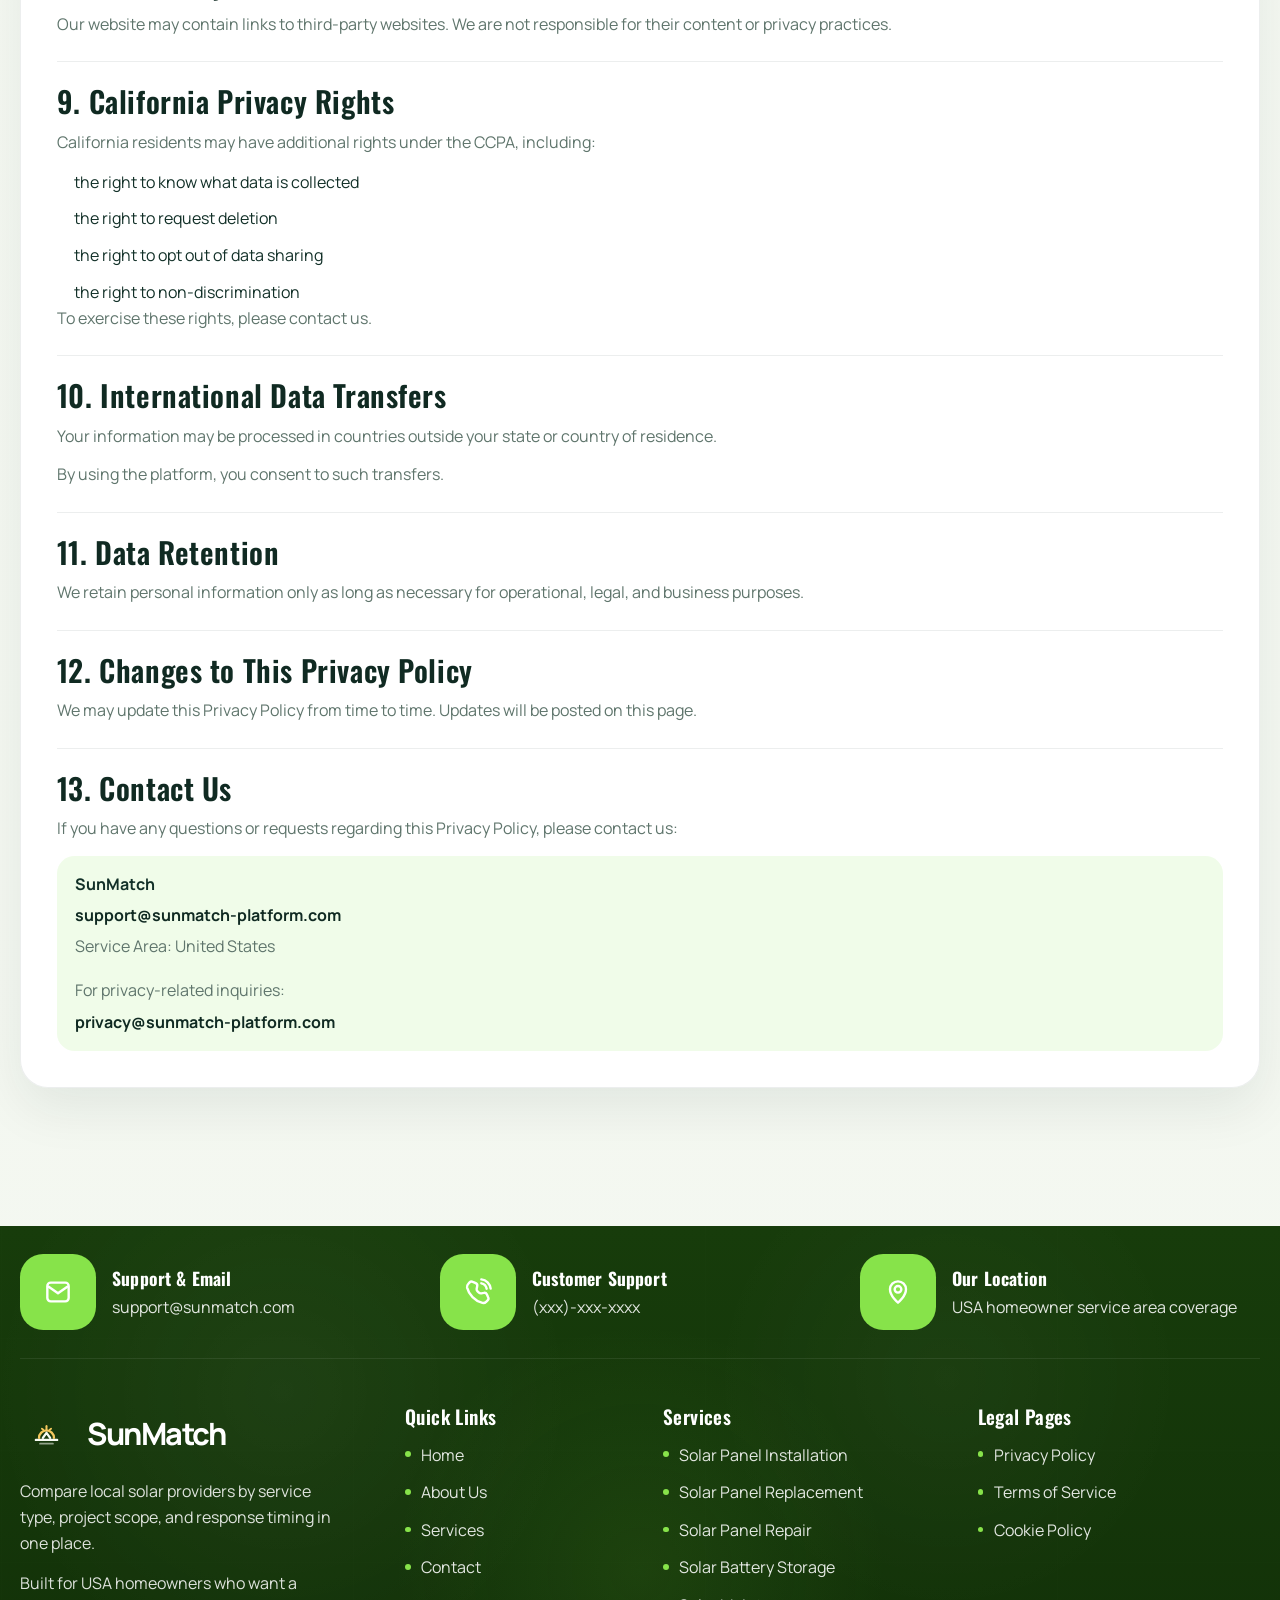
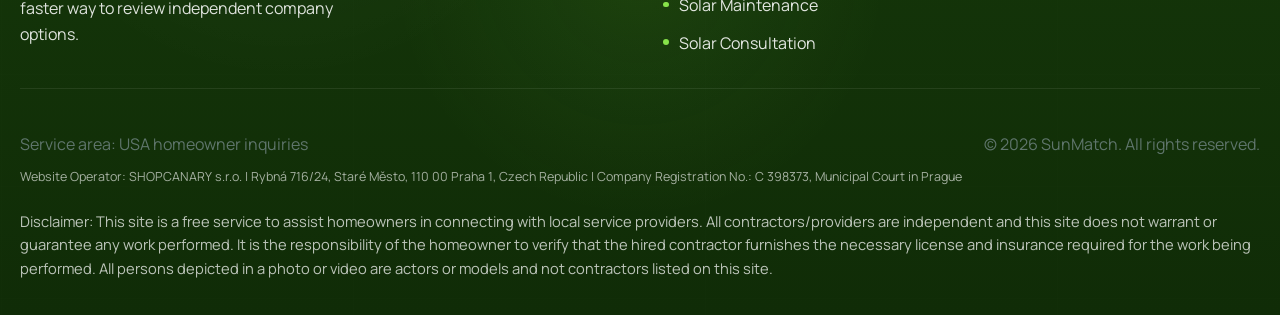
<file: privacy-policy.html>
<!DOCTYPE html>
<html lang="en">
  <head>
    <meta charset="UTF-8" />
    <meta name="viewport" content="width=device-width, initial-scale=1.0" />
    <meta
      name="description"
      content="Review how SunMatch collects, uses, and shares information as an independent solar matching platform."
    />
    <title>Privacy Policy | SunMatch</title>
    <link rel="icon" type="image/svg+xml" href="favicon.svg" />
    <link rel="stylesheet" href="css/style.css" />
    <script type="module" src="js/main.js"></script>
  </head>
  <body data-page="legal">
    <a class="skip-link" href="#main-content">Skip to content</a>
    <header class="site-header">
      <div class="topbar">
        <div class="container topbar__inner">
          <div class="topbar__contact">
            <a href="mailto:support@sunmatch.com">support@sunmatch.com</a>
            <a href="tel:xxx-xxx-xxxx">(xxx)-xxx-xxxx</a>
          </div>
          <p>Independent solar quote matching for homeowners across the USA</p>
        </div>
      </div>
      <div class="container">
        <div class="nav-shell">
          <a class="brand" href="index.html" aria-label="SunMatch home">
            <span class="brand__mark" aria-hidden="true">
              <svg width="28" height="28" viewBox="0 0 24 24" fill="none" aria-hidden="true">
                <path d="M13.6 2L6.7 13h4.5l-1.1 9L17.3 11h-4.4L13.6 2Z" fill="currentColor" />
              </svg>
            </span>
            <span>SunMatch</span>
          </a>
          <div class="header-actions">
            <a class="icon-button icon-button--phone" href="tel:xxx-xxx-xxxx" aria-label="Call SunMatch">
              <svg width="20" height="20" viewBox="0 0 24 24" fill="none" aria-hidden="true">
                <path d="M6.4 3.8h3.1l1.3 4.1-1.7 1.7a16.6 16.6 0 0 0 5.3 5.3l1.7-1.7 4.1 1.3v3.1a1.8 1.8 0 0 1-1.9 1.8C10.5 19.4 4.6 13.5 4.6 6.1a1.8 1.8 0 0 1 1.8-2.3Z" fill="currentColor" />
              </svg>
            </a>
            <button class="menu-toggle" type="button" data-menu-toggle aria-controls="site-navigation" aria-expanded="false" aria-label="Open menu">
              <svg width="20" height="20" viewBox="0 0 24 24" fill="none" aria-hidden="true">
                <path d="M4 7h16M4 12h16M4 17h16" stroke="currentColor" stroke-width="2" stroke-linecap="round" />
              </svg>
            </button>
          </div>
          <nav class="site-nav" id="site-navigation" aria-label="Primary">
            <ul>
              <li><a href="index.html">Home</a></li>
              <li class="site-nav__item site-nav__item--has-submenu">
                <div class="site-nav__parent">
                  <a href="services.html">Services</a>
                  <button class="site-nav__submenu-toggle" type="button" aria-expanded="false" aria-label="Open service links">
                    <svg width="16" height="16" viewBox="0 0 24 24" fill="none" aria-hidden="true">
                      <path d="m6 9 6 6 6-6" stroke="currentColor" stroke-width="2" stroke-linecap="round" stroke-linejoin="round" />
                    </svg>
                  </button>
                </div>
                <ul class="site-nav__submenu" aria-label="Service links">
                  <li><a href="solar-panel-installation.html">Solar Panel Installation</a></li>
                  <li><a href="solar-panel-replacement.html">Solar Panel Replacement</a></li>
                  <li><a href="solar-panel-repair.html">Solar Panel Repair</a></li>
                  <li><a href="solar-battery-storage.html">Solar Battery Storage</a></li>
                  <li><a href="solar-maintenance.html">Solar Maintenance</a></li>
                  <li><a href="solar-consultation.html">Solar Consultation</a></li>
                </ul>
              </li>
              <li><a href="about.html">About Us</a></li>
              <li><a href="contact.html">Contact</a></li>
            </ul>
          </nav>
          <a class="btn btn--accent desktop-call" href="tel:xxx-xxx-xxxx">Call (xxx)-xxx-xxxx</a>
        </div>
      </div>
    </header>

    <main id="main-content" class="page-shell">
      <section class="page-hero">
        <div class="container page-hero__inner">
          <h1>Privacy Policy</h1>
          <nav class="page-hero__breadcrumbs" aria-label="Breadcrumb">
            <a href="index.html">Home</a>
            <span aria-hidden="true">/</span>
            <span aria-current="page">Privacy Policy</span>
          </nav>
        </div>
      </section>

      <section class="section">
        <div class="container legal-layout">
          <div class="legal-meta"><strong>Last Updated:</strong> January 2025</div>
          <article class="legal-content">
            <section class="legal-section">
              <h2>1. Introduction</h2>
              <p>
                SunMatch ("we," "us," or "our") is committed to protecting your privacy. This Privacy Policy explains
                how we collect, use, and safeguard your information when you use our website and platform.
              </p>
              <p>
                SunMatch operates as an independent platform that helps homeowners connect with and compare solar
                service providers. We do not provide solar services directly.
              </p>
              <p>By using our website, you agree to the terms described in this policy.</p>
            </section>

            <section class="legal-section">
              <h2>2. Information We Collect</h2>

              <h3>2.1 Information You Provide to Us</h3>
              <p>We collect information that you voluntarily provide when you:</p>
              <ul>
                <li>fill out forms</li>
                <li>request quotes</li>
                <li>contact us</li>
              </ul>
              <p>This may include:</p>
              <ul>
                <li>name</li>
                <li>email address</li>
                <li>phone number</li>
                <li>property details</li>
                <li>project preferences and timing</li>
                <li>any additional information you choose to provide</li>
              </ul>

              <h3>2.2 Automatically Collected Information</h3>
              <p>When you use our website, we may automatically collect:</p>
              <ul>
                <li>IP address</li>
                <li>location data (approximate)</li>
                <li>browser type and version</li>
                <li>operating system</li>
                <li>pages visited</li>
                <li>time spent on pages</li>
                <li>referring URLs</li>
                <li>device information</li>
              </ul>

              <h3>2.3 Cookies and Tracking Technologies</h3>
              <p>
                We use cookies, web beacons, and similar technologies to understand how users interact with our
                platform.
              </p>
              <p>For more details, please see our <a href="cookie-policy.html">Cookie Policy</a>.</p>
            </section>

            <section class="legal-section">
              <h2>3. How We Use Your Information</h2>
              <p>We use collected information to:</p>
              <ul>
                <li>connect you with relevant solar providers</li>
                <li>match your request based on project details</li>
                <li>communicate with you</li>
                <li>improve platform performance</li>
                <li>analyze usage and trends</li>
                <li>ensure security and prevent fraud</li>
                <li>comply with legal obligations</li>
              </ul>
            </section>

            <section class="legal-section">
              <h2>4. Information Sharing and Disclosure</h2>
              <p>We do not sell your personal information.</p>
              <p>We may share your information with:</p>

              <h3>Service Providers</h3>
              <p>Independent solar companies that match your request</p>

              <h3>Technical Partners</h3>
              <p>Hosting providers, analytics services, and infrastructure partners</p>

              <h3>Legal Requirements</h3>
              <p>When required by law or to protect our rights</p>

              <p>All third parties are expected to handle your data responsibly.</p>
            </section>

            <section class="legal-section">
              <h2>5. Data Security</h2>
              <p>
                We implement reasonable technical and organizational measures, including secure connections and access
                controls, to protect your information.
              </p>
              <p>However, no system can guarantee complete security.</p>
            </section>

            <section class="legal-section">
              <h2>6. Your Privacy Rights</h2>
              <p>Depending on your location, you may have the right to:</p>
              <ul>
                <li>access your personal data</li>
                <li>correct inaccurate data</li>
                <li>request deletion</li>
                <li>opt out of marketing communications</li>
              </ul>
              <p>To exercise your rights, contact us using the details below.</p>
            </section>

            <section class="legal-section">
              <h2>7. Children's Privacy</h2>
              <p>
                Our platform is not intended for children under 13. We do not knowingly collect personal information
                from children.
              </p>
            </section>

            <section class="legal-section">
              <h2>8. Third-Party Links</h2>
              <p>
                Our website may contain links to third-party websites. We are not responsible for their content or
                privacy practices.
              </p>
            </section>

            <section class="legal-section">
              <h2>9. California Privacy Rights</h2>
              <p>California residents may have additional rights under the CCPA, including:</p>
              <ul>
                <li>the right to know what data is collected</li>
                <li>the right to request deletion</li>
                <li>the right to opt out of data sharing</li>
                <li>the right to non-discrimination</li>
              </ul>
              <p>To exercise these rights, please contact us.</p>
            </section>

            <section class="legal-section">
              <h2>10. International Data Transfers</h2>
              <p>
                Your information may be processed in countries outside your state or country of residence.
              </p>
              <p>By using the platform, you consent to such transfers.</p>
            </section>

            <section class="legal-section">
              <h2>11. Data Retention</h2>
              <p>
                We retain personal information only as long as necessary for operational, legal, and business
                purposes.
              </p>
            </section>

            <section class="legal-section">
              <h2>12. Changes to This Privacy Policy</h2>
              <p>
                We may update this Privacy Policy from time to time. Updates will be posted on this page.
              </p>
            </section>

            <section class="legal-section">
              <h2>13. Contact Us</h2>
              <p>If you have any questions or requests regarding this Privacy Policy, please contact us:</p>
              <div class="legal-contact-box">
                <strong>SunMatch</strong>
                <a href="mailto:support@sunmatch-platform.com">support@sunmatch-platform.com</a>
                <p>Service Area: United States</p>
                <p>For privacy-related inquiries:</p>
                <a href="mailto:privacy@sunmatch-platform.com">privacy@sunmatch-platform.com</a>
              </div>
            </section>
          </article>
        </div>
      </section>
    </main>

    <footer class="site-footer">
      <div class="container">
        <div class="footer-topbar">
          <section class="footer-contact-item" aria-label="Support email">
            <div class="footer-contact-item__icon" aria-hidden="true">
              <svg width="28" height="28" viewBox="0 0 24 24" fill="none"><path d="M4 7.5A2.5 2.5 0 0 1 6.5 5h11A2.5 2.5 0 0 1 20 7.5v9A2.5 2.5 0 0 1 17.5 19h-11A2.5 2.5 0 0 1 4 16.5v-9Z" stroke="currentColor" stroke-width="1.8"></path><path d="m5 8 7 5 7-5" stroke="currentColor" stroke-width="1.8" stroke-linecap="round" stroke-linejoin="round"></path></svg>
            </div>
            <div><strong>Support &amp; Email</strong><a href="mailto:support@sunmatch.com">support@sunmatch.com</a></div>
          </section>
          <section class="footer-contact-item" aria-label="Customer support phone">
            <div class="footer-contact-item__icon" aria-hidden="true">
              <svg width="28" height="28" viewBox="0 0 24 24" fill="none"><path d="M5.7 4.8a2 2 0 0 1 2.4-.4l2.2 1a2 2 0 0 1 1.1 2.3l-.4 1.8a2 2 0 0 0 .5 1.8l1.2 1.2a2 2 0 0 0 1.8.5l1.8-.4a2 2 0 0 1 2.3 1.1l1 2.2a2 2 0 0 1-.4 2.4l-1.1 1.1a3 3 0 0 1-2.8.8c-2.7-.7-5.2-2.2-7.4-4.4S4.5 11.4 3.8 8.7A3 3 0 0 1 4.6 6l1.1-1.2Z" stroke="currentColor" stroke-width="1.8" stroke-linejoin="round"></path><path d="M14.5 5.5a5 5 0 0 1 4 4" stroke="currentColor" stroke-width="1.8" stroke-linecap="round"></path><path d="M14.5 2.5a8 8 0 0 1 7 7" stroke="currentColor" stroke-width="1.8" stroke-linecap="round"></path></svg>
            </div>
            <div><strong>Customer Support</strong><a href="tel:xxx-xxx-xxxx">(xxx)-xxx-xxxx</a></div>
          </section>
          <section class="footer-contact-item" aria-label="Service area">
            <div class="footer-contact-item__icon" aria-hidden="true">
              <svg width="28" height="28" viewBox="0 0 24 24" fill="none"><path d="M12 20s6-4.8 6-10a6 6 0 1 0-12 0c0 5.2 6 10 6 10Z" stroke="currentColor" stroke-width="1.8" stroke-linejoin="round"></path><circle cx="12" cy="10" r="2.5" stroke="currentColor" stroke-width="1.8"></circle></svg>
            </div>
            <div><strong>Our Location</strong><p>USA homeowner service area coverage</p></div>
          </section>
        </div>
        <div class="footer-main">
          <section class="footer-brand">
            <a class="footer-brand__mark" href="index.html" aria-label="SunMatch home"><span class="footer-brand__mark-icon" aria-hidden="true"><svg width="28" height="28" viewBox="0 0 24 24" fill="none"><path d="M13.5 2 6 13h4l-1 9L18 10h-4.5l0-8Z" fill="currentColor"></path></svg></span><span>SunMatch</span></a>
            <p>Compare local solar providers by service type, project scope, and response timing in one place.</p>
            <p>Built for USA homeowners who want a faster way to review independent company options.</p>
          </section>
          <nav class="footer-links" aria-label="Quick links"><h4>Quick Links</h4><ul><li><a href="index.html">Home</a></li><li><a href="about.html">About Us</a></li><li><a href="services.html">Services</a></li><li><a href="contact.html">Contact</a></li></ul></nav>
          <nav class="footer-links" aria-label="Footer services"><h4>Services</h4><ul><li><a href="solar-panel-installation.html">Solar Panel Installation</a></li><li><a href="solar-panel-replacement.html">Solar Panel Replacement</a></li><li><a href="solar-panel-repair.html">Solar Panel Repair</a></li><li><a href="solar-battery-storage.html">Solar Battery Storage</a></li><li><a href="solar-maintenance.html">Solar Maintenance</a></li><li><a href="solar-consultation.html">Solar Consultation</a></li></ul></nav>
          <nav class="footer-links" aria-label="Legal pages"><h4>Legal Pages</h4><ul><li><a href="privacy-policy.html" aria-current="page">Privacy Policy</a></li><li><a href="terms-of-service.html">Terms of Service</a></li><li><a href="cookie-policy.html">Cookie Policy</a></li></ul></nav>
        </div>
        <div class="footer-meta"><p>Service area: USA homeowner inquiries</p><p>&copy; <span data-year></span> SunMatch. All rights reserved.</p></div>
        <p class="footer-operator">Website Operator: SHOPCANARY s.r.o. | Rybná 716/24, Staré Město, 110 00 Praha 1, Czech Republic | Company Registration No.: C 398373, Municipal Court in Prague</p>
        <p class="site-disclaimer" id="site-disclaimer">Disclaimer: This site is a free service to assist homeowners in connecting with local service providers. All contractors/providers are independent and this site does not warrant or guarantee any work performed. It is the responsibility of the homeowner to verify that the hired contractor furnishes the necessary license and insurance required for the work being performed. All persons depicted in a photo or video are actors or models and not contractors listed on this site.</p>
      </div>
    </footer>
  </body>
</html>
</file>
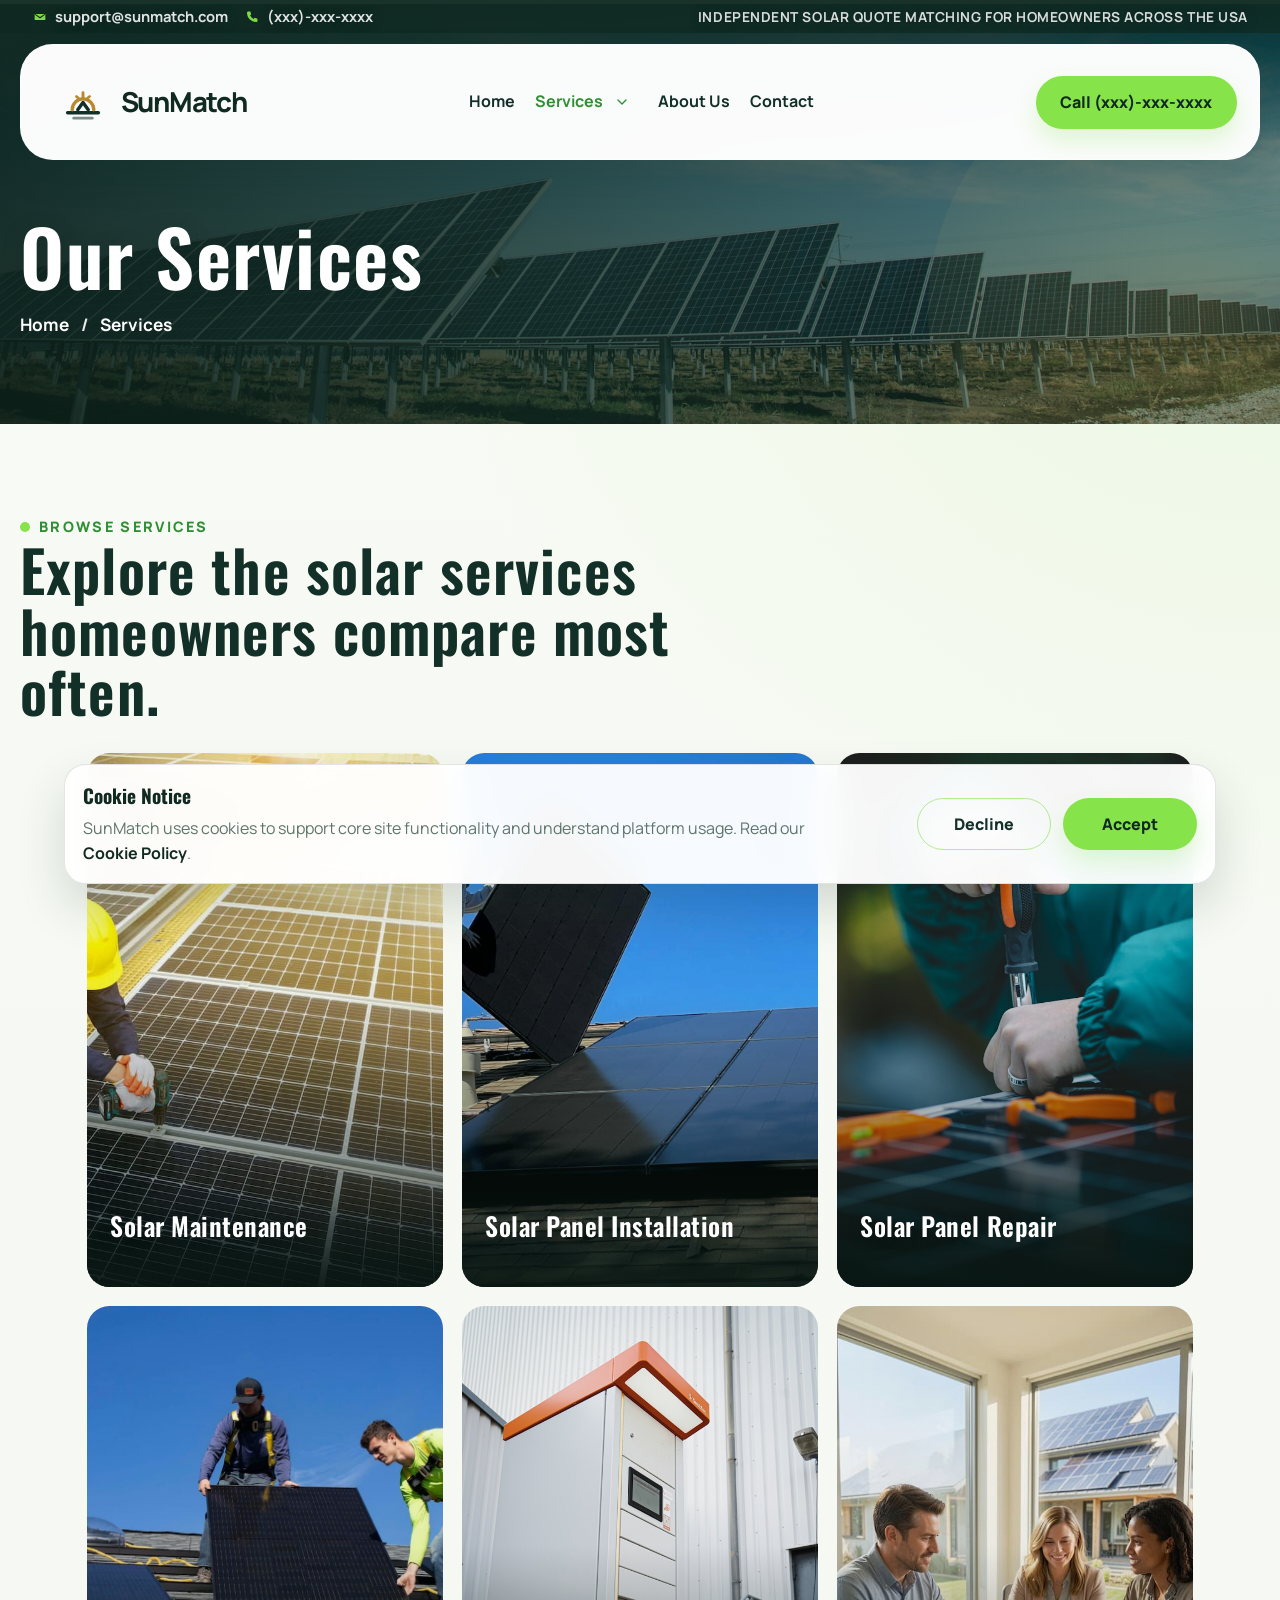
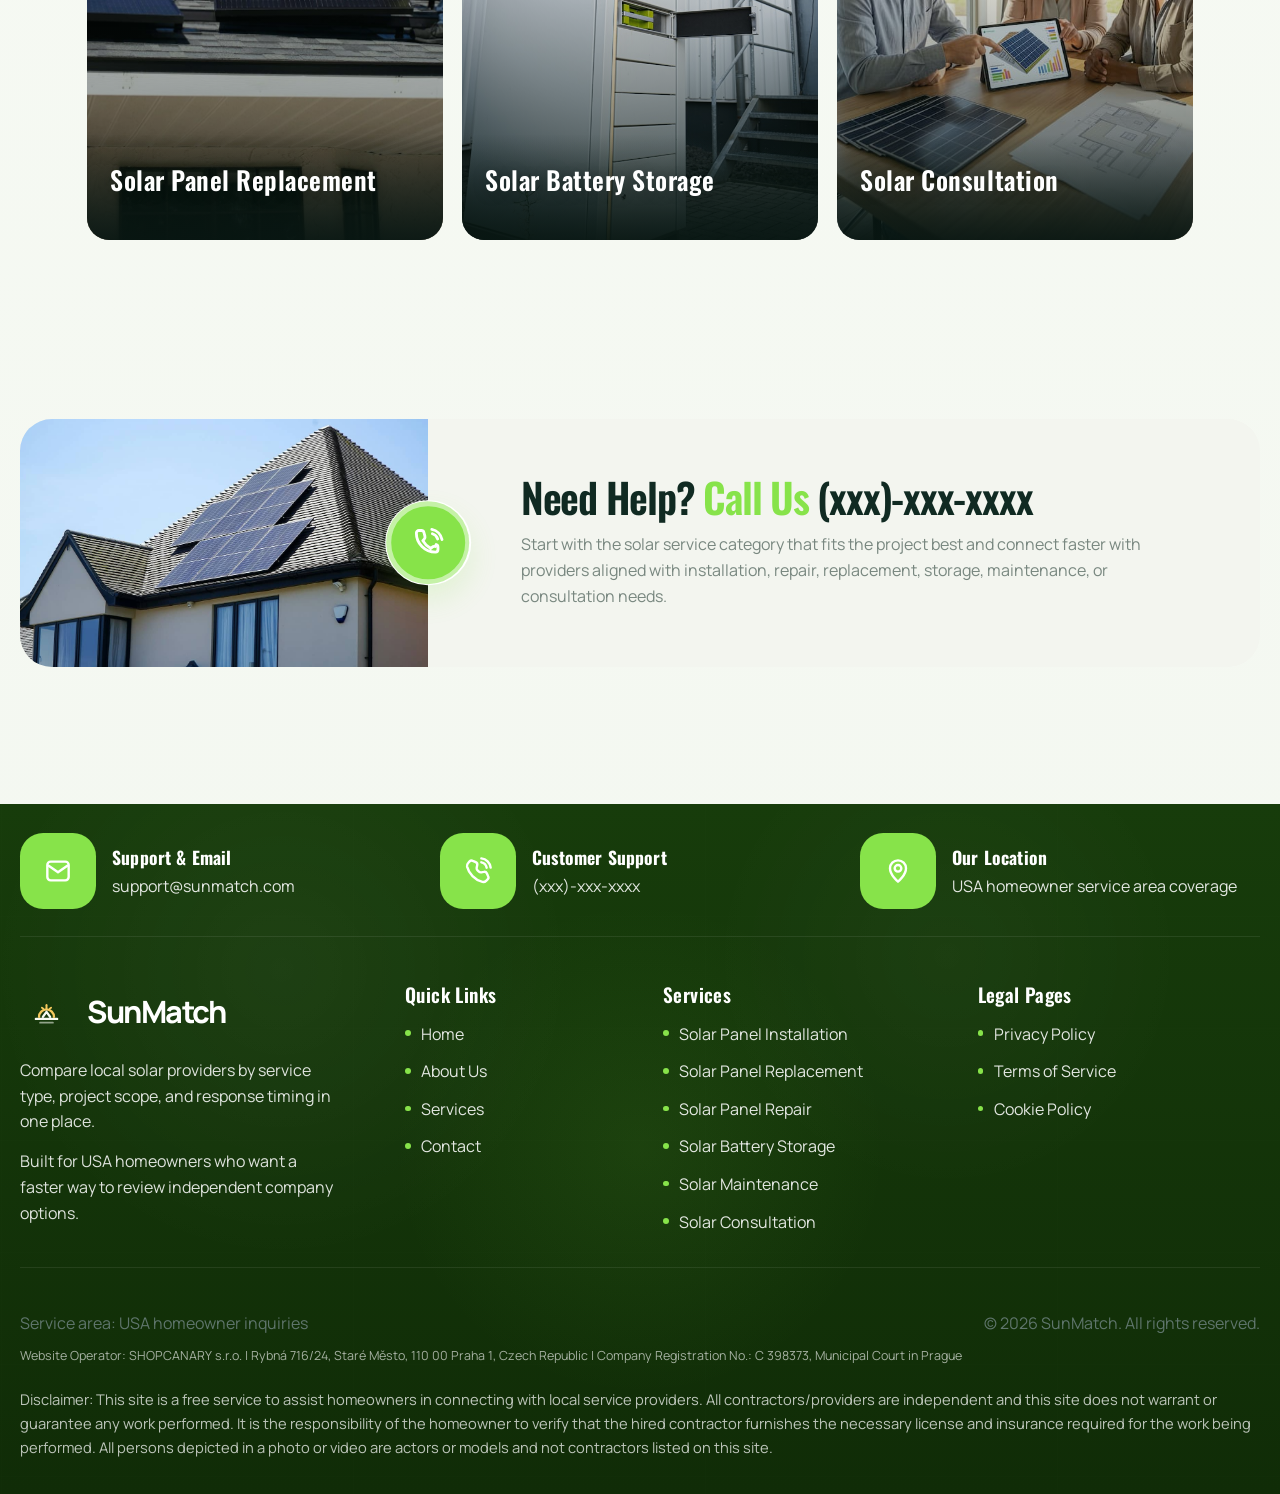
<file: services.html>
<!DOCTYPE html>
<html lang="en">
  <head>
    <meta charset="UTF-8" />
    <meta name="viewport" content="width=device-width, initial-scale=1.0" />
    <meta
      name="description"
      content="Explore solar service categories and compare local providers for installation, repair, replacement, battery storage, maintenance, and consultation."
    />
    <title>Services | SunMatch</title>
    <link rel="icon" type="image/svg+xml" href="favicon.svg" />
    <link rel="stylesheet" href="css/style.css" />
    <script type="module" src="js/main.js"></script>
  </head>
  <body data-page="services">
    <a class="skip-link" href="#main-content">Skip to content</a>

    <header class="site-header">
      <div class="topbar">
        <div class="container topbar__inner">
          <div class="topbar__contact">
            <a href="mailto:support@sunmatch.com">support@sunmatch.com</a>
            <a href="tel:xxx-xxx-xxxx">(xxx)-xxx-xxxx</a>
          </div>
          <p>Independent solar quote matching for homeowners across the USA</p>
        </div>
      </div>
      <div class="container">
        <div class="nav-shell">
          <a class="brand" href="index.html" aria-label="SunMatch home">
            <span class="brand__mark" aria-hidden="true">
              <svg width="28" height="28" viewBox="0 0 24 24" fill="none" aria-hidden="true">
                <path d="M13.6 2L6.7 13h4.5l-1.1 9L17.3 11h-4.4L13.6 2Z" fill="currentColor" />
              </svg>
            </span>
            <span>SunMatch</span>
          </a>
          <div class="header-actions">
            <a class="icon-button icon-button--phone" href="tel:xxx-xxx-xxxx" aria-label="Call SunMatch">
              <svg width="20" height="20" viewBox="0 0 24 24" fill="none" aria-hidden="true">
                <path
                  d="M6.4 3.8h3.1l1.3 4.1-1.7 1.7a16.6 16.6 0 0 0 5.3 5.3l1.7-1.7 4.1 1.3v3.1a1.8 1.8 0 0 1-1.9 1.8C10.5 19.4 4.6 13.5 4.6 6.1a1.8 1.8 0 0 1 1.8-2.3Z"
                  fill="currentColor"
                />
              </svg>
            </a>
            <button
              class="menu-toggle"
              type="button"
              data-menu-toggle
              aria-controls="site-navigation"
              aria-expanded="false"
              aria-label="Open menu"
            >
              <svg width="20" height="20" viewBox="0 0 24 24" fill="none" aria-hidden="true">
                <path d="M4 7h16M4 12h16M4 17h16" stroke="currentColor" stroke-width="2" stroke-linecap="round" />
              </svg>
            </button>
          </div>
          <nav class="site-nav" id="site-navigation" aria-label="Primary">
            <ul>
              <li><a href="index.html">Home</a></li>
              <li class="site-nav__item site-nav__item--has-submenu">
                <div class="site-nav__parent">
                  <a href="services.html" aria-current="page">Services</a>
                  <button class="site-nav__submenu-toggle" type="button" aria-expanded="false" aria-label="Open service links">
                    <svg width="16" height="16" viewBox="0 0 24 24" fill="none" aria-hidden="true">
                      <path d="m6 9 6 6 6-6" stroke="currentColor" stroke-width="2" stroke-linecap="round" stroke-linejoin="round" />
                    </svg>
                  </button>
                </div>
                <ul class="site-nav__submenu" aria-label="Service links">
                  <li><a href="solar-panel-installation.html">Solar Panel Installation</a></li>
                  <li><a href="solar-panel-replacement.html">Solar Panel Replacement</a></li>
                  <li><a href="solar-panel-repair.html">Solar Panel Repair</a></li>
                  <li><a href="solar-battery-storage.html">Solar Battery Storage</a></li>
                  <li><a href="solar-maintenance.html">Solar Maintenance</a></li>
                  <li><a href="solar-consultation.html">Solar Consultation</a></li>
                </ul>
              </li>
              <li><a href="about.html">About Us</a></li>
              <li><a href="contact.html">Contact</a></li>
            </ul>
          </nav>
          <a class="btn btn--accent desktop-call" href="tel:xxx-xxx-xxxx">Call (xxx)-xxx-xxxx</a>
        </div>
      </div>
    </header>

    <main id="main-content" class="page-shell">
      <section class="page-hero">
        <div class="container page-hero__inner">
          <h1>Our Services</h1>
          <nav class="page-hero__breadcrumbs" aria-label="Breadcrumb">
            <a href="index.html">Home</a>
            <span aria-hidden="true">/</span>
            <span aria-current="page">Services</span>
          </nav>
        </div>
      </section>

      <section class="section">
        <div class="container">
          <span class="eyebrow">Browse Services</span>
          <h2 class="section-heading">Explore the solar services homeowners compare most often.</h2>

          <div class="services-grid">
            <article class="home-service-card" data-service-category="support">
              <img src="image/services/maintenence.jpg" alt="Solar maintenance service" loading="lazy" />
              <div class="home-service-card__body">
                <h3>Solar Maintenance</h3>
                <p>Compare inspections, cleaning plans, monitoring checks, and long-term system upkeep options.</p>
                <a href="solar-maintenance.html">View service</a>
              </div>
            </article>
            <article class="home-service-card" data-service-category="system">
              <img src="image/services/instalation.jpg" alt="Solar panel installation service" loading="lazy" />
              <div class="home-service-card__body">
                <h3>Solar Panel Installation</h3>
                <p>Request quotes for new systems, first-time solar adoption, and complete installation planning.</p>
                <a href="solar-panel-installation.html">View service</a>
              </div>
            </article>
            <article class="home-service-card" data-service-category="support">
              <img src="image/services/repair.jpg" alt="Solar panel repair service" loading="lazy" />
              <div class="home-service-card__body">
                <h3>Solar Panel Repair</h3>
                <p>Compare providers for diagnostics, damaged components, reduced output, and monitoring alerts.</p>
                <a href="solar-panel-repair.html">View service</a>
              </div>
            </article>
            <article class="home-service-card" data-service-category="support">
              <img src="image/services/replacement.jpg" alt="Solar panel replacement service" loading="lazy" />
              <div class="home-service-card__body">
                <h3>Solar Panel Replacement</h3>
                <p>Review options for aging equipment, storm damage, compatibility updates, and panel replacement needs.</p>
                <a href="solar-panel-replacement.html">View service</a>
              </div>
            </article>
            <article class="home-service-card" data-service-category="system">
              <img src="image/services/storage.jpg" alt="Solar battery storage service" loading="lazy" />
              <div class="home-service-card__body">
                <h3>Solar Battery Storage</h3>
                <p>Explore backup power and storage options for homeowners comparing resilience and system fit.</p>
                <a href="solar-battery-storage.html">View service</a>
              </div>
            </article>
            <article class="home-service-card" data-service-category="planning">
              <img src="image/services/consult.jpg" alt="Solar consultation service" loading="lazy" />
              <div class="home-service-card__body">
                <h3>Solar Consultation</h3>
                <p>Find providers for early-stage review, quote comparison, site discussions, and project planning calls.</p>
                <a href="solar-consultation.html">View service</a>
              </div>
            </article>
          </div>
        </div>
      </section>

      <section class="section">
        <div class="container">
          <div class="home-cta services-cta">
            <div class="home-cta__media">
              <img src="image/services-page/cta-services.jpg" alt="Solar service support visual" loading="lazy" />
            </div>

            <a class="home-cta__badge" href="tel:xxx-xxx-xxxx" aria-label="Call SunMatch at (xxx)-xxx-xxxx">
              <svg width="36" height="36" viewBox="0 0 24 24" fill="none">
                <path d="M16.7 14.2c-.7-.2-1.6 0-2.1.5l-.9.9a14.4 14.4 0 0 1-5.3-5.3l.9-.9c.5-.5.7-1.4.5-2.1L9.1 4.7C8.9 4 8.2 3.5 7.5 3.5H5.8c-.9 0-1.7.7-1.7 1.7 0 7 5.7 12.7 12.7 12.7.9 0 1.7-.7 1.7-1.7v-1.7c0-.7-.5-1.4-1.2-1.6Z" stroke="currentColor" stroke-width="1.9" stroke-linecap="round" stroke-linejoin="round"/>
                <path d="M14.8 5.7a5.2 5.2 0 0 1 3.5 3.5M14.4 2.8a8.5 8.5 0 0 1 6.8 6.8" stroke="currentColor" stroke-width="1.9" stroke-linecap="round"/>
              </svg>
            </a>

            <div class="home-cta__content">
              <h2 class="home-cta__title">
                <span class="home-cta__title-lead">Need Help?</span>
                <span class="home-cta__title-accent">Call Us</span>
                <a class="home-cta__phone" href="tel:xxx-xxx-xxxx">(xxx)-xxx-xxxx</a>
              </h2>
              <p>
                Start with the solar service category that fits the project best and connect faster with providers
                aligned with installation, repair, replacement, storage, maintenance, or consultation needs.
              </p>
            </div>
          </div>
        </div>
      </section>
    </main>

    <footer class="site-footer">
      <div class="container">
        <div class="footer-topbar">
          <section class="footer-contact-item" aria-label="Support email">
            <div class="footer-contact-item__icon" aria-hidden="true">
              <svg width="28" height="28" viewBox="0 0 24 24" fill="none">
                <path d="M4 7.5A2.5 2.5 0 0 1 6.5 5h11A2.5 2.5 0 0 1 20 7.5v9A2.5 2.5 0 0 1 17.5 19h-11A2.5 2.5 0 0 1 4 16.5v-9Z" stroke="currentColor" stroke-width="1.8"></path>
                <path d="m5 8 7 5 7-5" stroke="currentColor" stroke-width="1.8" stroke-linecap="round" stroke-linejoin="round"></path>
              </svg>
            </div>
            <div>
              <strong>Support &amp; Email</strong>
              <a href="mailto:support@sunmatch.com">support@sunmatch.com</a>
            </div>
          </section>
          <section class="footer-contact-item" aria-label="Customer support phone">
            <div class="footer-contact-item__icon" aria-hidden="true">
              <svg width="28" height="28" viewBox="0 0 24 24" fill="none">
                <path d="M5.7 4.8a2 2 0 0 1 2.4-.4l2.2 1a2 2 0 0 1 1.1 2.3l-.4 1.8a2 2 0 0 0 .5 1.8l1.2 1.2a2 2 0 0 0 1.8.5l1.8-.4a2 2 0 0 1 2.3 1.1l1 2.2a2 2 0 0 1-.4 2.4l-1.1 1.1a3 3 0 0 1-2.8.8c-2.7-.7-5.2-2.2-7.4-4.4S4.5 11.4 3.8 8.7A3 3 0 0 1 4.6 6l1.1-1.2Z" stroke="currentColor" stroke-width="1.8" stroke-linejoin="round"></path>
                <path d="M14.5 5.5a5 5 0 0 1 4 4" stroke="currentColor" stroke-width="1.8" stroke-linecap="round"></path>
                <path d="M14.5 2.5a8 8 0 0 1 7 7" stroke="currentColor" stroke-width="1.8" stroke-linecap="round"></path>
              </svg>
            </div>
            <div>
              <strong>Customer Support</strong>
              <a href="tel:xxx-xxx-xxxx">(xxx)-xxx-xxxx</a>
            </div>
          </section>
          <section class="footer-contact-item" aria-label="Service area">
            <div class="footer-contact-item__icon" aria-hidden="true">
              <svg width="28" height="28" viewBox="0 0 24 24" fill="none">
                <path d="M12 20s6-4.8 6-10a6 6 0 1 0-12 0c0 5.2 6 10 6 10Z" stroke="currentColor" stroke-width="1.8" stroke-linejoin="round"></path>
                <circle cx="12" cy="10" r="2.5" stroke="currentColor" stroke-width="1.8"></circle>
              </svg>
            </div>
            <div>
              <strong>Our Location</strong>
              <p>USA homeowner service area coverage</p>
            </div>
          </section>
        </div>
        <div class="footer-main">
          <section class="footer-brand">
            <a class="footer-brand__mark" href="index.html" aria-label="SunMatch home">
              <span class="footer-brand__mark-icon" aria-hidden="true">
                <svg width="28" height="28" viewBox="0 0 24 24" fill="none">
                  <path d="M13.5 2 6 13h4l-1 9L18 10h-4.5l0-8Z" fill="currentColor"></path>
                </svg>
              </span>
              <span>SunMatch</span>
            </a>
            <p>Compare local solar providers by service type, project scope, and response timing in one place.</p>
            <p>Built for USA homeowners who want a faster way to review independent company options.</p>
          </section>
          <nav class="footer-links" aria-label="Quick links">
            <h4>Quick Links</h4>
            <ul>
              <li><a href="index.html">Home</a></li>
              <li><a href="about.html">About Us</a></li>
              <li><a href="services.html">Services</a></li>
              <li><a href="contact.html">Contact</a></li>
            </ul>
          </nav>
          <nav class="footer-links" aria-label="Footer services">
            <h4>Services</h4>
            <ul>
              <li><a href="solar-panel-installation.html">Solar Panel Installation</a></li>
              <li><a href="solar-panel-replacement.html">Solar Panel Replacement</a></li>
              <li><a href="solar-panel-repair.html">Solar Panel Repair</a></li>
              <li><a href="solar-battery-storage.html">Solar Battery Storage</a></li>
              <li><a href="solar-maintenance.html">Solar Maintenance</a></li>
              <li><a href="solar-consultation.html">Solar Consultation</a></li>
            </ul>
          </nav>
          <nav class="footer-links" aria-label="Legal pages">
            <h4>Legal Pages</h4>
            <ul>
              <li><a href="privacy-policy.html">Privacy Policy</a></li>
              <li><a href="terms-of-service.html">Terms of Service</a></li>
              <li><a href="cookie-policy.html">Cookie Policy</a></li>
            </ul>
          </nav>
        </div>
        <div class="footer-meta">
          <p>Service area: USA homeowner inquiries</p>
          <p>&copy; <span data-year></span> SunMatch. All rights reserved.</p>
        </div>
        <p class="footer-operator">Website Operator: SHOPCANARY s.r.o. | Rybná 716/24, Staré Město, 110 00 Praha 1, Czech Republic | Company Registration No.: C 398373, Municipal Court in Prague</p>
        <p class="site-disclaimer" id="site-disclaimer">
          Disclaimer: This site is a free service to assist homeowners in connecting with local service providers. All
          contractors/providers are independent and this site does not warrant or guarantee any work performed. It is
          the responsibility of the homeowner to verify that the hired contractor furnishes the necessary license and
          insurance required for the work being performed. All persons depicted in a photo or video are actors or
          models and not contractors listed on this site.
        </p>
      </div>
    </footer>
  </body>
</html>
</file>
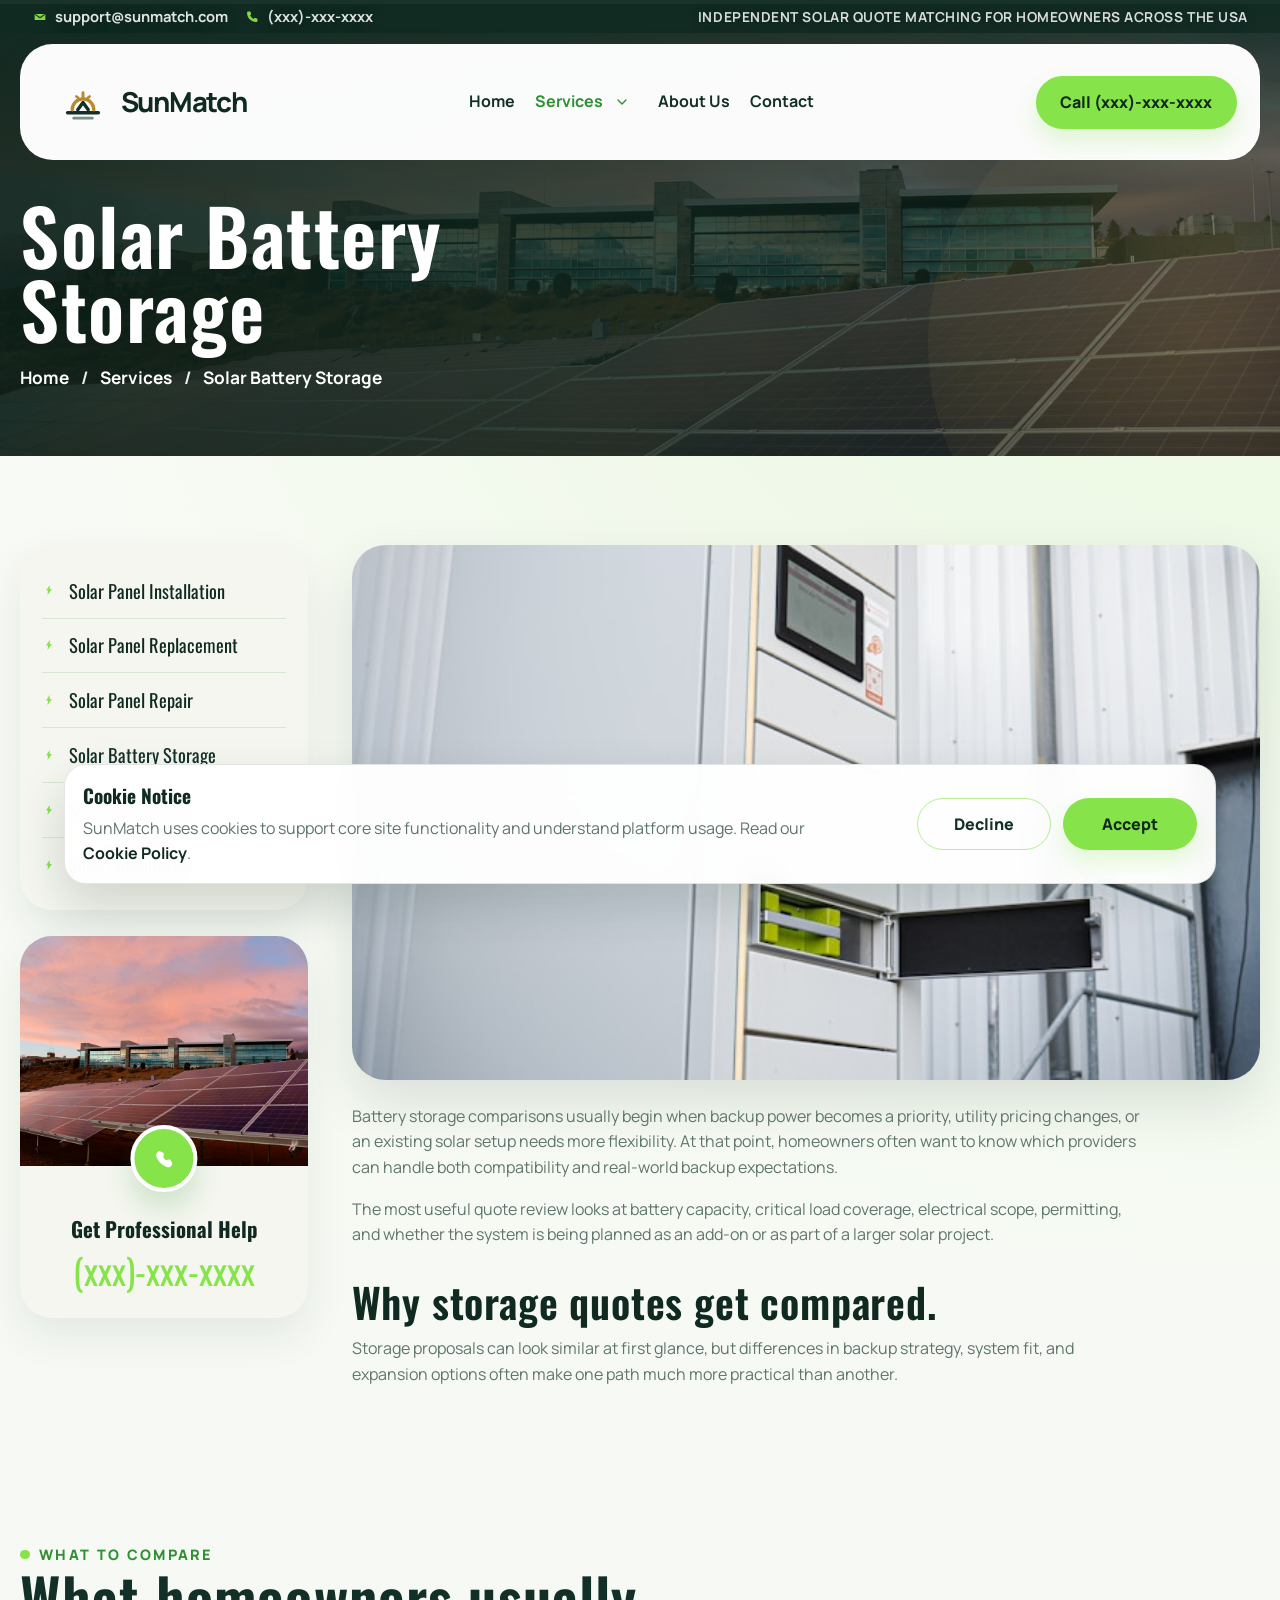
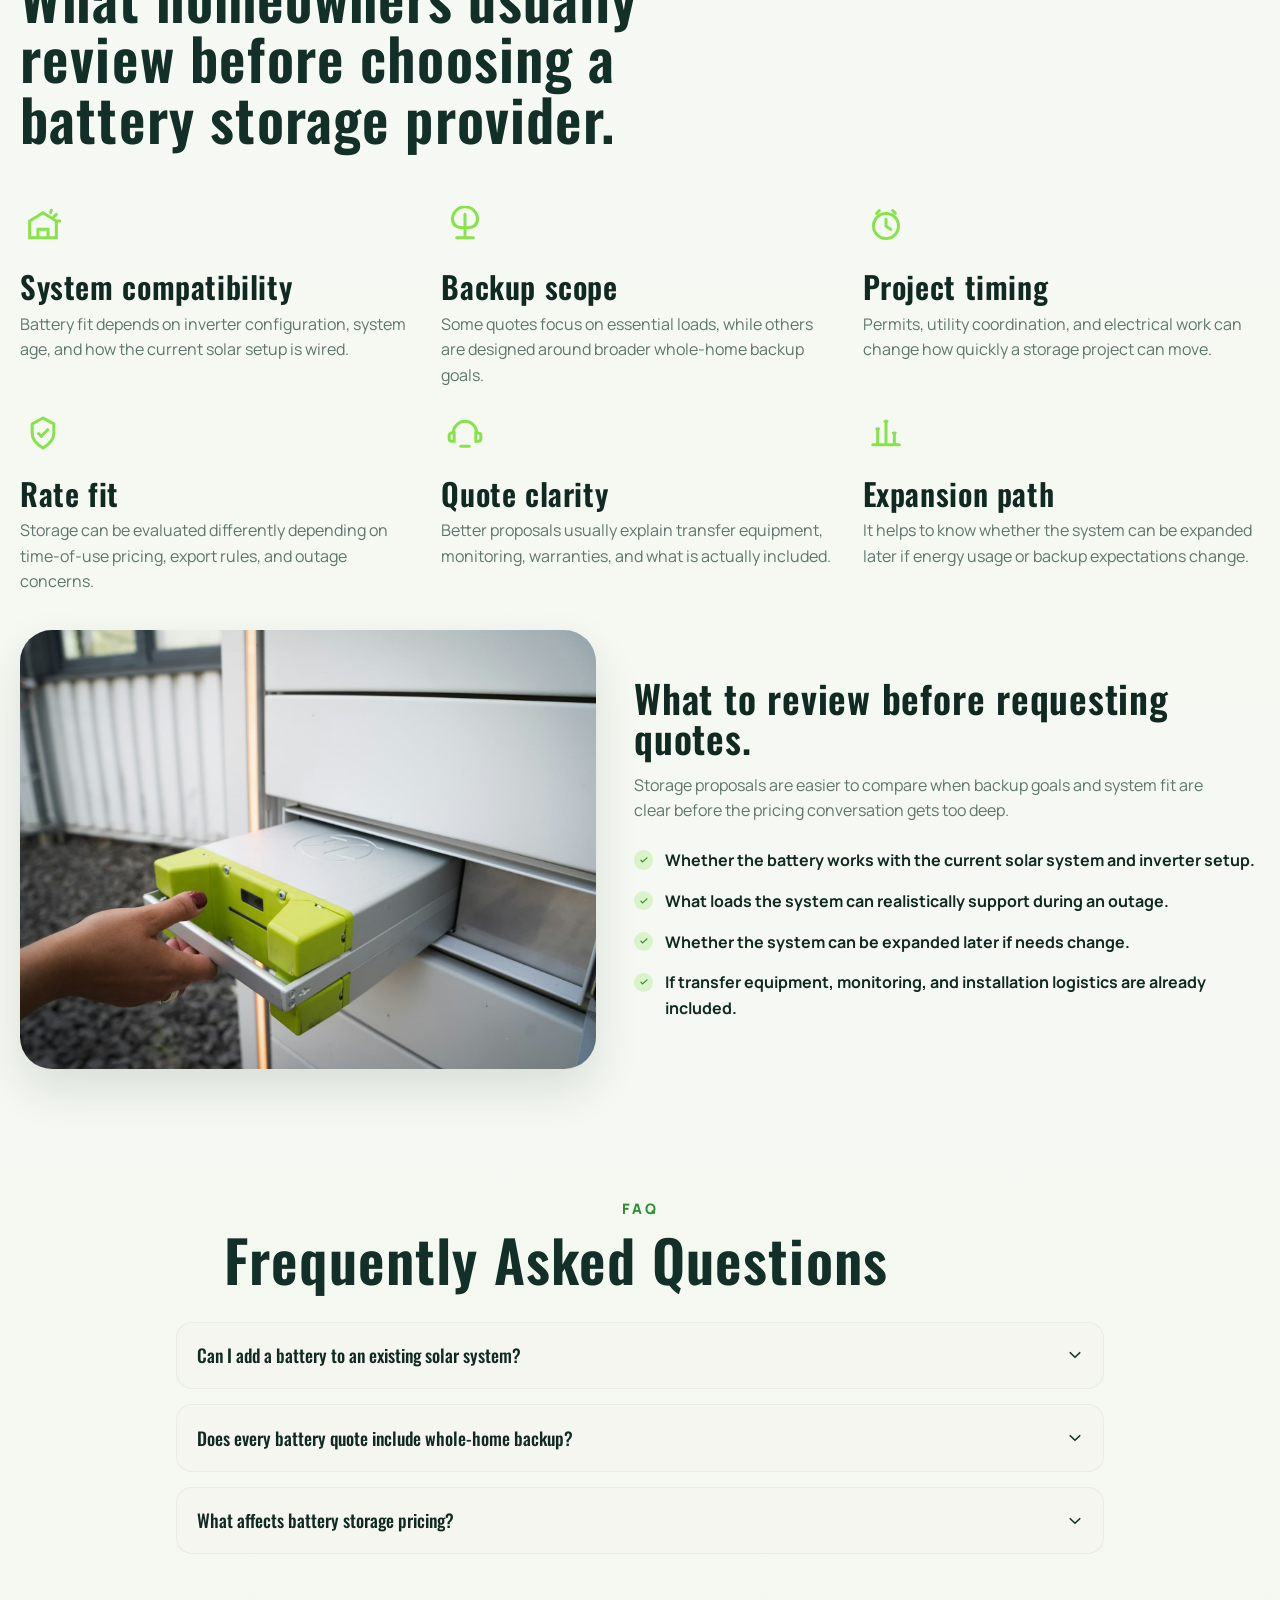
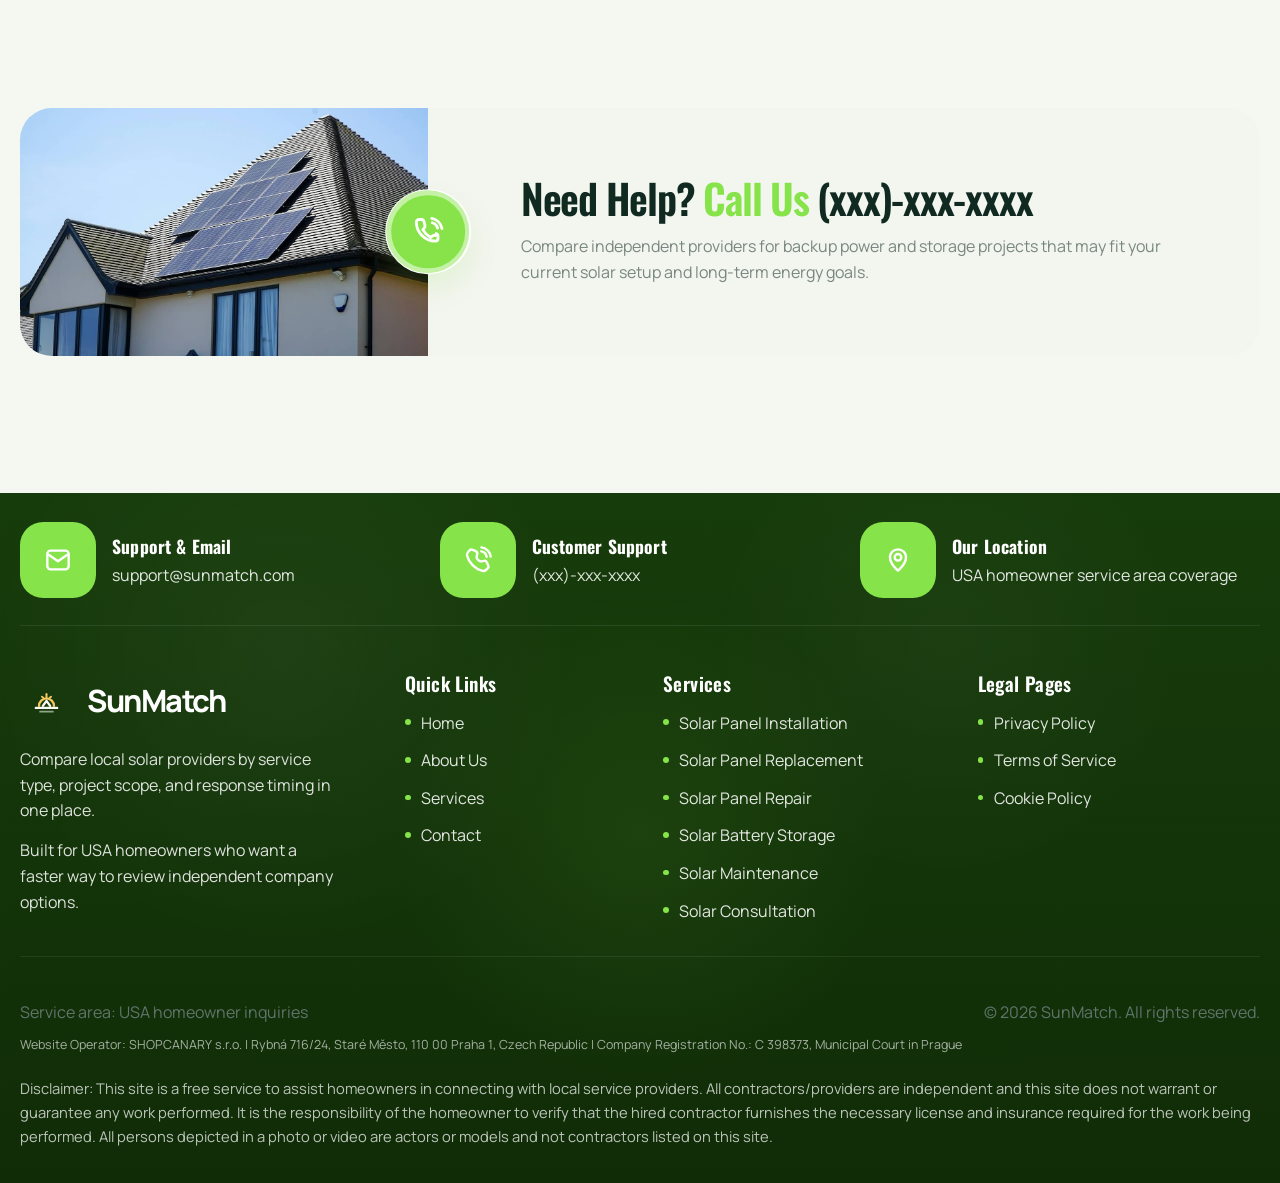
<file: solar-battery-storage.html>
<!DOCTYPE html>
<html lang="en">
  <head>
    <meta charset="UTF-8" />
    <meta name="viewport" content="width=device-width, initial-scale=1.0" />
    <meta
      name="description"
      content="Compare solar battery storage providers for backup power, load management, and existing solar system integration."
    />
    <title>Solar Battery Storage | SunMatch</title>
    <link rel="icon" type="image/svg+xml" href="favicon.svg" />
    <link rel="stylesheet" href="css/style.css" />
    <script type="module" src="js/main.js"></script>
  </head>
  <body data-page="service" data-service-name="Solar Battery Storage" class="service--battery">
    <a class="skip-link" href="#main-content">Skip to content</a>

    <header class="site-header">
      <div class="topbar">
        <div class="container topbar__inner">
          <div class="topbar__contact">
            <a href="mailto:support@sunmatch.com">support@sunmatch.com</a>
            <a href="tel:xxx-xxx-xxxx">(xxx)-xxx-xxxx</a>
          </div>
          <p>Independent solar quote matching for homeowners across the USA</p>
        </div>
      </div>
      <div class="container">
        <div class="nav-shell">
          <a class="brand" href="index.html" aria-label="SunMatch home">
            <span class="brand__mark" aria-hidden="true">
              <svg width="28" height="28" viewBox="0 0 24 24" fill="none" aria-hidden="true">
                <path d="M13.6 2L6.7 13h4.5l-1.1 9L17.3 11h-4.4L13.6 2Z" fill="currentColor" />
              </svg>
            </span>
            <span>SunMatch</span>
          </a>
          <div class="header-actions">
            <a class="icon-button icon-button--phone" href="tel:xxx-xxx-xxxx" aria-label="Call SunMatch">
              <svg width="20" height="20" viewBox="0 0 24 24" fill="none" aria-hidden="true">
                <path
                  d="M6.4 3.8h3.1l1.3 4.1-1.7 1.7a16.6 16.6 0 0 0 5.3 5.3l1.7-1.7 4.1 1.3v3.1a1.8 1.8 0 0 1-1.9 1.8C10.5 19.4 4.6 13.5 4.6 6.1a1.8 1.8 0 0 1 1.8-2.3Z"
                  fill="currentColor"
                />
              </svg>
            </a>
            <button
              class="menu-toggle"
              type="button"
              data-menu-toggle
              aria-controls="site-navigation"
              aria-expanded="false"
              aria-label="Open menu"
            >
              <svg width="20" height="20" viewBox="0 0 24 24" fill="none" aria-hidden="true">
                <path d="M4 7h16M4 12h16M4 17h16" stroke="currentColor" stroke-width="2" stroke-linecap="round" />
              </svg>
            </button>
          </div>
          <nav class="site-nav" id="site-navigation" aria-label="Primary">
            <ul>
              <li><a href="index.html">Home</a></li>
              <li class="site-nav__item site-nav__item--has-submenu">
                <div class="site-nav__parent">
                  <a href="services.html" aria-current="page">Services</a>
                  <button class="site-nav__submenu-toggle" type="button" aria-expanded="false" aria-label="Open service links">
                    <svg width="16" height="16" viewBox="0 0 24 24" fill="none" aria-hidden="true">
                      <path d="m6 9 6 6 6-6" stroke="currentColor" stroke-width="2" stroke-linecap="round" stroke-linejoin="round" />
                    </svg>
                  </button>
                </div>
                <ul class="site-nav__submenu" aria-label="Service links">
                  <li><a href="solar-panel-installation.html">Solar Panel Installation</a></li>
                  <li><a href="solar-panel-replacement.html">Solar Panel Replacement</a></li>
                  <li><a href="solar-panel-repair.html">Solar Panel Repair</a></li>
                  <li><a href="solar-battery-storage.html" aria-current="page">Solar Battery Storage</a></li>
                  <li><a href="solar-maintenance.html">Solar Maintenance</a></li>
                  <li><a href="solar-consultation.html">Solar Consultation</a></li>
                </ul>
              </li>
              <li><a href="about.html">About Us</a></li>
              <li><a href="contact.html">Contact</a></li>
            </ul>
          </nav>
          <a class="btn btn--accent desktop-call" href="tel:xxx-xxx-xxxx">Call (xxx)-xxx-xxxx</a>
        </div>
      </div>
    </header>

    <main id="main-content" class="page-shell">
      <section class="page-hero">
        <div class="container page-hero__inner">
          <h1>Solar Battery Storage</h1>
          <nav class="page-hero__breadcrumbs" aria-label="Breadcrumb">
            <a href="index.html">Home</a>
            <span aria-hidden="true">/</span>
            <a href="services.html">Services</a>
            <span aria-hidden="true">/</span>
            <span aria-current="page">Solar Battery Storage</span>
          </nav>
        </div>
      </section>

      <section class="section">
        <div class="container service-intro">
          <aside class="service-intro__aside">
            <nav class="service-intro__menu" aria-label="Service categories">
              <ul>
                <li><a href="solar-panel-installation.html">Solar Panel Installation</a></li>
                <li><a href="solar-panel-replacement.html">Solar Panel Replacement</a></li>
                <li><a href="solar-panel-repair.html">Solar Panel Repair</a></li>
                <li><a href="solar-battery-storage.html" aria-current="page">Solar Battery Storage</a></li>
                <li><a href="solar-maintenance.html">Solar Maintenance</a></li>
                <li><a href="solar-consultation.html">Solar Consultation</a></li>
              </ul>
            </nav>
            <article class="service-intro__contact">
              <figure class="service-intro__contact-image">
                <img src="image/services/services-banner.jpg" alt="" loading="lazy" />
              </figure>
              <a class="service-intro__contact-badge" href="tel:xxx-xxx-xxxx" aria-label="Call SunMatch">
                <svg width="24" height="24" viewBox="0 0 24 24" fill="none" aria-hidden="true">
                  <path d="M5.7 4.8a2 2 0 0 1 2.4-.4l2.2 1a2 2 0 0 1 1.1 2.3l-.4 1.8a2 2 0 0 0 .5 1.8l1.2 1.2a2 2 0 0 0 1.8.5l1.8-.4a2 2 0 0 1 2.3 1.1l1 2.2a2 2 0 0 1-.4 2.4l-1.1 1.1a3 3 0 0 1-2.8.8c-2.7-.7-5.2-2.2-7.4-4.4S4.5 11.4 3.8 8.7A3 3 0 0 1 4.6 6l1.1-1.2Z" fill="currentColor"></path>
                </svg>
              </a>
              <div class="service-intro__contact-body">
                <strong>Get Professional Help</strong>
                <a href="tel:xxx-xxx-xxxx">(xxx)-xxx-xxxx</a>
              </div>
            </article>
          </aside>
          <div class="service-intro__main">
            <figure class="service-intro__main-image">
              <img src="image/services/storage.jpg" alt="" loading="lazy" />
            </figure>
            <div class="service-intro__content">
              <p>
                Battery storage comparisons usually begin when backup power becomes a priority, utility pricing changes,
                or an existing solar setup needs more flexibility. At that point, homeowners often want to know which
                providers can handle both compatibility and real-world backup expectations.
              </p>
              <p>
                The most useful quote review looks at battery capacity, critical load coverage, electrical scope,
                permitting, and whether the system is being planned as an add-on or as part of a larger solar project.
              </p>
              <h2>Why storage quotes get compared.</h2>
              <p>
                Storage proposals can look similar at first glance, but differences in backup strategy, system fit, and
                expansion options often make one path much more practical than another.
              </p>
            </div>
          </div>
        </div>
      </section>

      <section class="section section--tight">
        <div class="container service-compare">
          <div class="service-compare__header">
            <span class="eyebrow">What To Compare</span>
            <h2 class="section-heading">What homeowners usually review before choosing a battery storage provider.</h2>
          </div>
          <div class="service-compare__grid">
            <article class="service-compare-card service-compare-card--fit">
              <h3>System compatibility</h3>
              <p>Battery fit depends on inverter configuration, system age, and how the current solar setup is wired.</p>
            </article>
            <article class="service-compare-card service-compare-card--scope">
              <h3>Backup scope</h3>
              <p>Some quotes focus on essential loads, while others are designed around broader whole-home backup goals.</p>
            </article>
            <article class="service-compare-card service-compare-card--timing">
              <h3>Project timing</h3>
              <p>Permits, utility coordination, and electrical work can change how quickly a storage project can move.</p>
            </article>
            <article class="service-compare-card service-compare-card--value">
              <h3>Rate fit</h3>
              <p>Storage can be evaluated differently depending on time-of-use pricing, export rules, and outage concerns.</p>
            </article>
            <article class="service-compare-card service-compare-card--support">
              <h3>Quote clarity</h3>
              <p>Better proposals usually explain transfer equipment, monitoring, warranties, and what is actually included.</p>
            </article>
            <article class="service-compare-card service-compare-card--planning">
              <h3>Expansion path</h3>
              <p>It helps to know whether the system can be expanded later if energy usage or backup expectations change.</p>
            </article>
          </div>
          <div class="service-compare__detail">
            <figure class="service-compare__image">
              <img src="image/services/storage-second.jpg" alt="" loading="lazy" />
            </figure>
            <div class="service-compare__body">
              <h3>What to review before requesting quotes.</h3>
              <p>Storage proposals are easier to compare when backup goals and system fit are clear before the pricing conversation gets too deep.</p>
              <ul class="service-compare__list">
                <li>Whether the battery works with the current solar system and inverter setup.</li>
                <li>What loads the system can realistically support during an outage.</li>
                <li>Whether the system can be expanded later if needs change.</li>
                <li>If transfer equipment, monitoring, and installation logistics are already included.</li>
              </ul>
            </div>
          </div>
        </div>
      </section>

      <section class="section section--tight service-faq-section">
        <div class="container">
          <span class="eyebrow">FAQ</span>
          <h2 class="section-heading">Frequently Asked Questions</h2>
          <div class="faq-list">
            <article class="faq-item">
              <button type="button" aria-expanded="false">
                <span>Can I add a battery to an existing solar system?</span>
                <span data-faq-icon>+</span>
              </button>
              <div class="faq-item__panel"><div><p>Often yes, but the answer depends on the inverter setup, electrical configuration, available space, and product compatibility.</p></div></div>
            </article>
            <article class="faq-item">
              <button type="button" aria-expanded="false">
                <span>Does every battery quote include whole-home backup?</span>
                <span data-faq-icon>+</span>
              </button>
              <div class="faq-item__panel"><div><p>No. Many battery systems are configured around selected critical loads, so it helps to compare how each provider scopes backup coverage.</p></div></div>
            </article>
            <article class="faq-item">
              <button type="button" aria-expanded="false">
                <span>What affects battery storage pricing?</span>
                <span data-faq-icon>+</span>
              </button>
              <div class="faq-item__panel"><div><p>Battery size, electrical work, compatibility needs, backup scope, permit requirements, and installation complexity can all influence pricing.</p></div></div>
            </article>
          </div>
        </div>
      </section>

      <section class="section">
        <div class="container">
          <div class="home-cta services-cta">
            <div class="home-cta__media">
              <img src="image/services-page/cta-services.jpg" alt="Solar service support visual" loading="lazy" />
            </div>

            <a class="home-cta__badge" href="tel:xxx-xxx-xxxx" aria-label="Call SunMatch at (xxx)-xxx-xxxx">
              <svg width="36" height="36" viewBox="0 0 24 24" fill="none">
                <path d="M16.7 14.2c-.7-.2-1.6 0-2.1.5l-.9.9a14.4 14.4 0 0 1-5.3-5.3l.9-.9c.5-.5.7-1.4.5-2.1L9.1 4.7C8.9 4 8.2 3.5 7.5 3.5H5.8c-.9 0-1.7.7-1.7 1.7 0 7 5.7 12.7 12.7 12.7.9 0 1.7-.7 1.7-1.7v-1.7c0-.7-.5-1.4-1.2-1.6Z" stroke="currentColor" stroke-width="1.9" stroke-linecap="round" stroke-linejoin="round"/>
                <path d="M14.8 5.7a5.2 5.2 0 0 1 3.5 3.5M14.4 2.8a8.5 8.5 0 0 1 6.8 6.8" stroke="currentColor" stroke-width="1.9" stroke-linecap="round"/>
              </svg>
            </a>

            <div class="home-cta__content">
              <h2 class="home-cta__title">
                <span class="home-cta__title-lead">Need Help?</span>
                <span class="home-cta__title-accent">Call Us</span>
                <a class="home-cta__phone" href="tel:xxx-xxx-xxxx">(xxx)-xxx-xxxx</a>
              </h2>
              <p>
                Compare independent providers for backup power and storage projects that may fit your current solar
                setup and long-term energy goals.
              </p>
            </div>
          </div>
        </div>
      </section>
    </main>

    <footer class="site-footer">
      <div class="container">
        <div class="footer-topbar">
          <section class="footer-contact-item" aria-label="Support email">
            <div class="footer-contact-item__icon" aria-hidden="true">
              <svg width="28" height="28" viewBox="0 0 24 24" fill="none">
                <path d="M4 7.5A2.5 2.5 0 0 1 6.5 5h11A2.5 2.5 0 0 1 20 7.5v9A2.5 2.5 0 0 1 17.5 19h-11A2.5 2.5 0 0 1 4 16.5v-9Z" stroke="currentColor" stroke-width="1.8"></path>
                <path d="m5 8 7 5 7-5" stroke="currentColor" stroke-width="1.8" stroke-linecap="round" stroke-linejoin="round"></path>
              </svg>
            </div>
            <div>
              <strong>Support &amp; Email</strong>
              <a href="mailto:support@sunmatch.com">support@sunmatch.com</a>
            </div>
          </section>
          <section class="footer-contact-item" aria-label="Customer support phone">
            <div class="footer-contact-item__icon" aria-hidden="true">
              <svg width="28" height="28" viewBox="0 0 24 24" fill="none">
                <path d="M5.7 4.8a2 2 0 0 1 2.4-.4l2.2 1a2 2 0 0 1 1.1 2.3l-.4 1.8a2 2 0 0 0 .5 1.8l1.2 1.2a2 2 0 0 0 1.8.5l1.8-.4a2 2 0 0 1 2.3 1.1l1 2.2a2 2 0 0 1-.4 2.4l-1.1 1.1a3 3 0 0 1-2.8.8c-2.7-.7-5.2-2.2-7.4-4.4S4.5 11.4 3.8 8.7A3 3 0 0 1 4.6 6l1.1-1.2Z" stroke="currentColor" stroke-width="1.8" stroke-linejoin="round"></path>
                <path d="M14.5 5.5a5 5 0 0 1 4 4" stroke="currentColor" stroke-width="1.8" stroke-linecap="round"></path>
                <path d="M14.5 2.5a8 8 0 0 1 7 7" stroke="currentColor" stroke-width="1.8" stroke-linecap="round"></path>
              </svg>
            </div>
            <div>
              <strong>Customer Support</strong>
              <a href="tel:xxx-xxx-xxxx">(xxx)-xxx-xxxx</a>
            </div>
          </section>
          <section class="footer-contact-item" aria-label="Service area">
            <div class="footer-contact-item__icon" aria-hidden="true">
              <svg width="28" height="28" viewBox="0 0 24 24" fill="none">
                <path d="M12 20s6-4.8 6-10a6 6 0 1 0-12 0c0 5.2 6 10 6 10Z" stroke="currentColor" stroke-width="1.8" stroke-linejoin="round"></path>
                <circle cx="12" cy="10" r="2.5" stroke="currentColor" stroke-width="1.8"></circle>
              </svg>
            </div>
            <div>
              <strong>Our Location</strong>
              <p>USA homeowner service area coverage</p>
            </div>
          </section>
        </div>
        <div class="footer-main">
          <section class="footer-brand">
            <a class="footer-brand__mark" href="index.html" aria-label="SunMatch home">
              <span class="footer-brand__mark-icon" aria-hidden="true">
                <svg width="28" height="28" viewBox="0 0 24 24" fill="none">
                  <path d="M13.5 2 6 13h4l-1 9L18 10h-4.5l0-8Z" fill="currentColor"></path>
                </svg>
              </span>
              <span>SunMatch</span>
            </a>
            <p>Compare local solar providers by service type, project scope, and response timing in one place.</p>
            <p>Built for USA homeowners who want a faster way to review independent company options.</p>
          </section>
          <nav class="footer-links" aria-label="Quick links">
            <h4>Quick Links</h4>
            <ul>
              <li><a href="index.html">Home</a></li>
              <li><a href="about.html">About Us</a></li>
              <li><a href="services.html">Services</a></li>
              <li><a href="contact.html">Contact</a></li>
            </ul>
          </nav>
          <nav class="footer-links" aria-label="Footer services">
            <h4>Services</h4>
            <ul>
              <li><a href="solar-panel-installation.html">Solar Panel Installation</a></li>
              <li><a href="solar-panel-replacement.html">Solar Panel Replacement</a></li>
              <li><a href="solar-panel-repair.html">Solar Panel Repair</a></li>
              <li><a href="solar-battery-storage.html">Solar Battery Storage</a></li>
              <li><a href="solar-maintenance.html">Solar Maintenance</a></li>
              <li><a href="solar-consultation.html">Solar Consultation</a></li>
            </ul>
          </nav>
          <nav class="footer-links" aria-label="Legal pages">
            <h4>Legal Pages</h4>
            <ul>
              <li><a href="privacy-policy.html">Privacy Policy</a></li>
              <li><a href="terms-of-service.html">Terms of Service</a></li>
              <li><a href="cookie-policy.html">Cookie Policy</a></li>
            </ul>
          </nav>
        </div>
        <div class="footer-meta">
          <p>Service area: USA homeowner inquiries</p>
          <p>&copy; <span data-year></span> SunMatch. All rights reserved.</p>
        </div>
        <p class="footer-operator">Website Operator: SHOPCANARY s.r.o. | Rybná 716/24, Staré Město, 110 00 Praha 1, Czech Republic | Company Registration No.: C 398373, Municipal Court in Prague</p>
        <p class="site-disclaimer" id="site-disclaimer">
          Disclaimer: This site is a free service to assist homeowners in connecting with local service providers. All
          contractors/providers are independent and this site does not warrant or guarantee any work performed. It is
          the responsibility of the homeowner to verify that the hired contractor furnishes the necessary license and
          insurance required for the work being performed. All persons depicted in a photo or video are actors or
          models and not contractors listed on this site.
        </p>
      </div>
    </footer>
  </body>
</html>
</file>
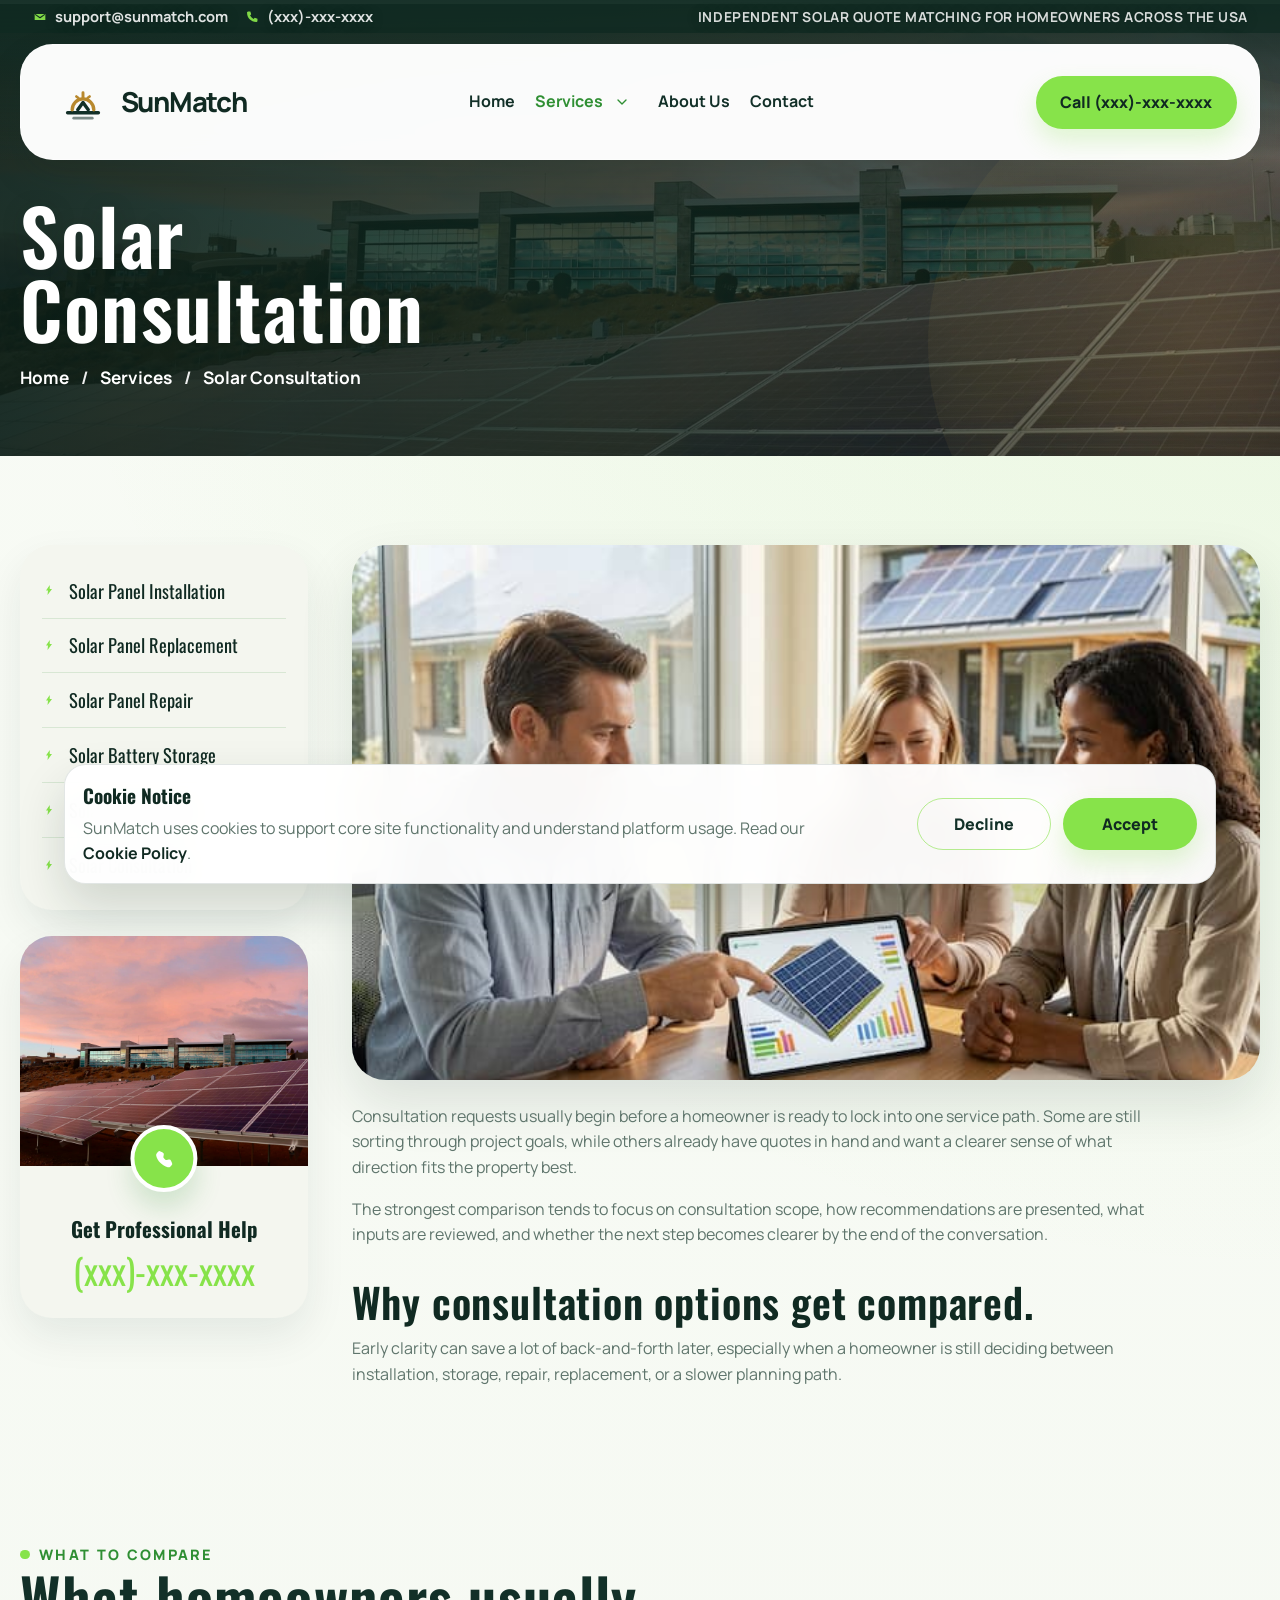
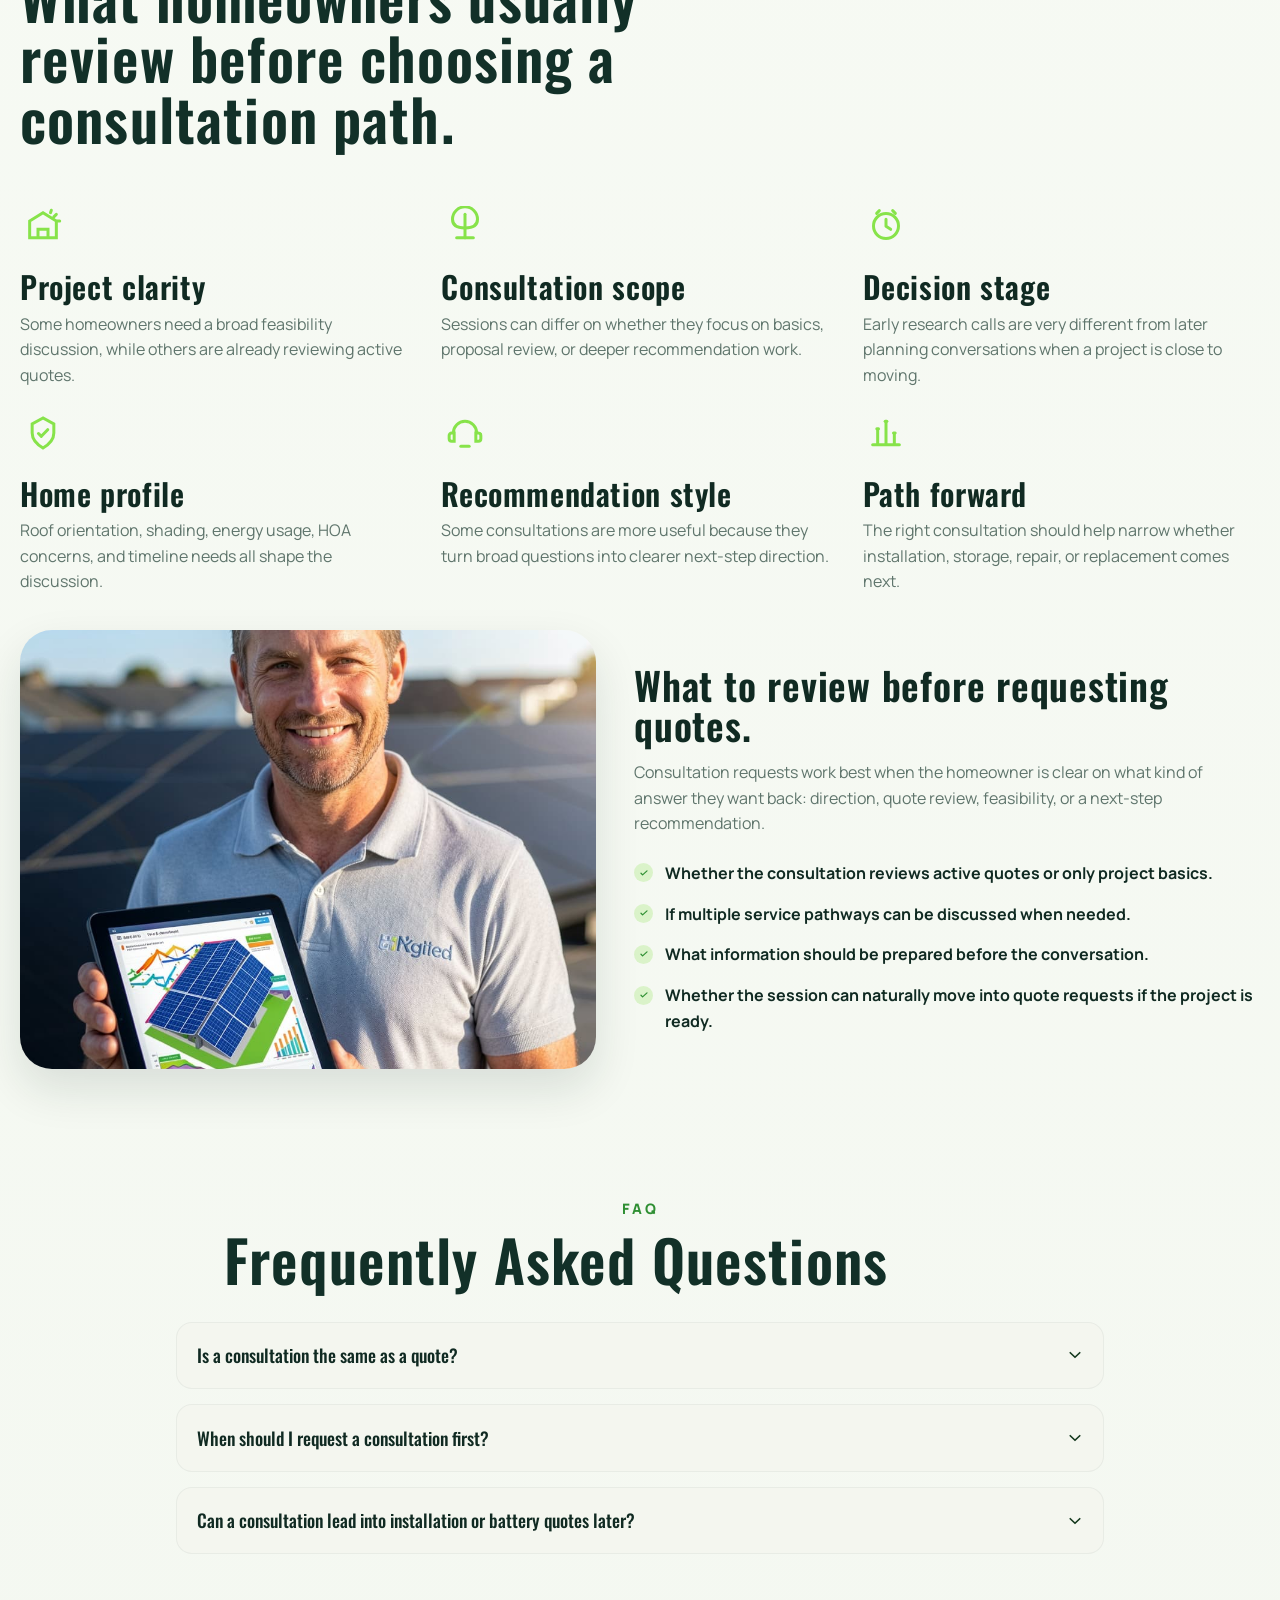
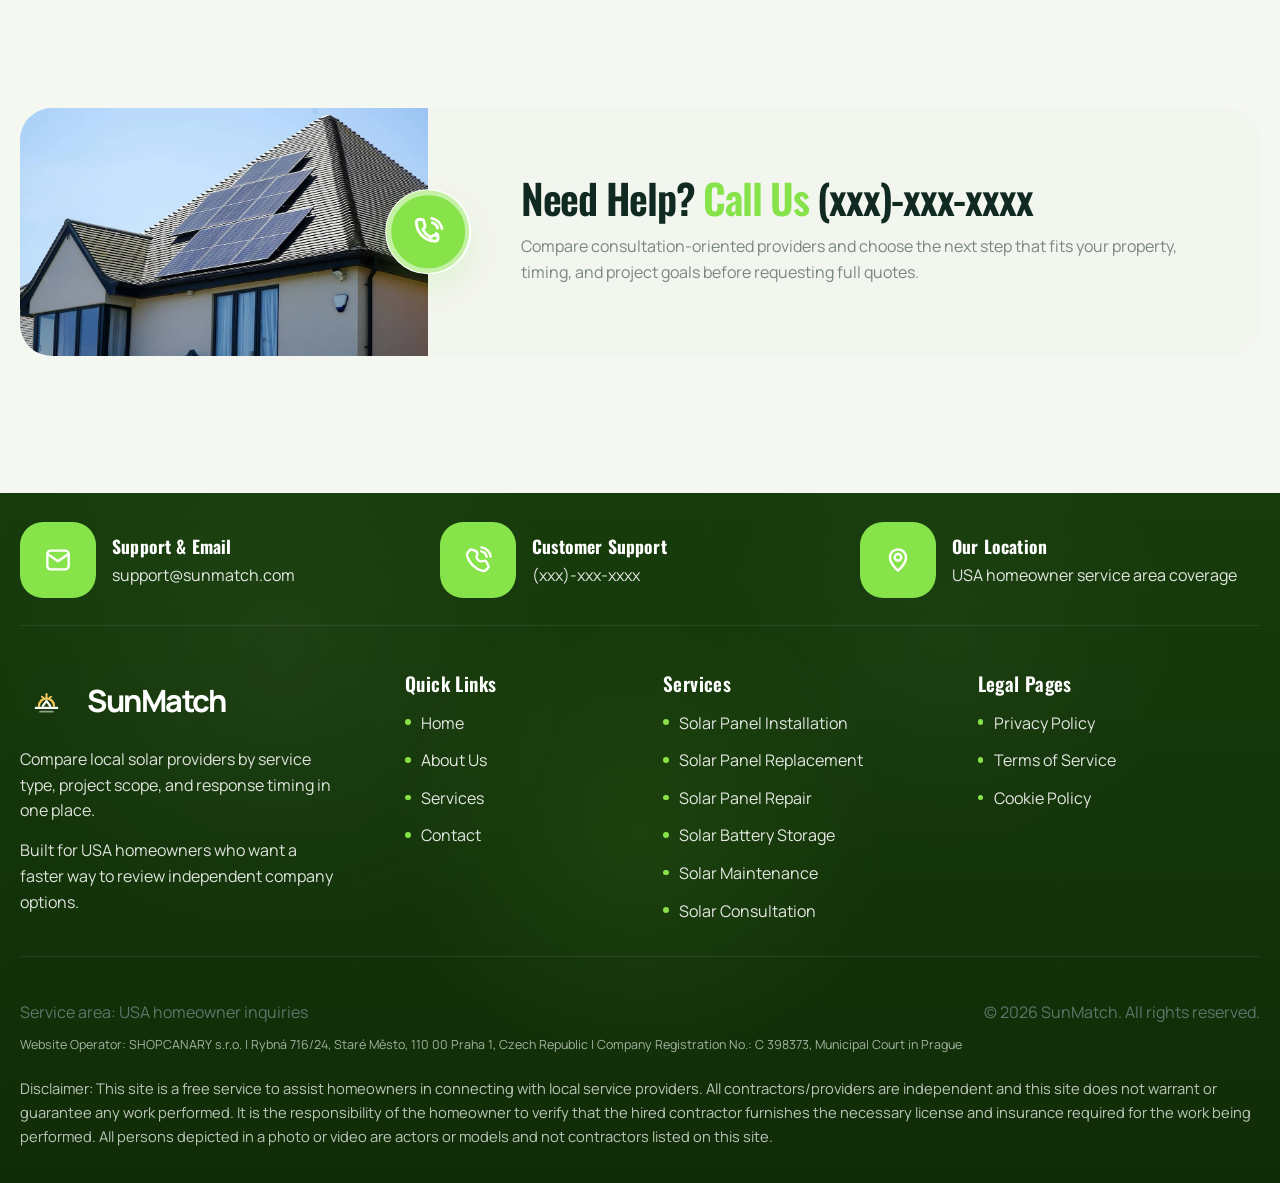
<file: solar-consultation.html>
<!DOCTYPE html>
<html lang="en">
  <head>
    <meta charset="UTF-8" />
    <meta name="viewport" content="width=device-width, initial-scale=1.0" />
    <meta
      name="description"
      content="Compare solar consultation providers for site reviews, quote checks, feasibility discussions, and early project planning."
    />
    <title>Solar Consultation | SunMatch</title>
    <link rel="icon" type="image/svg+xml" href="favicon.svg" />
    <link rel="stylesheet" href="css/style.css" />
    <script type="module" src="js/main.js"></script>
  </head>
  <body data-page="service" data-service-name="Solar Consultation" class="service--consultation">
    <a class="skip-link" href="#main-content">Skip to content</a>

    <header class="site-header">
      <div class="topbar">
        <div class="container topbar__inner">
          <div class="topbar__contact">
            <a href="mailto:support@sunmatch.com">support@sunmatch.com</a>
            <a href="tel:xxx-xxx-xxxx">(xxx)-xxx-xxxx</a>
          </div>
          <p>Independent solar quote matching for homeowners across the USA</p>
        </div>
      </div>
      <div class="container">
        <div class="nav-shell">
          <a class="brand" href="index.html" aria-label="SunMatch home">
            <span class="brand__mark" aria-hidden="true">
              <svg width="28" height="28" viewBox="0 0 24 24" fill="none" aria-hidden="true">
                <path d="M13.6 2L6.7 13h4.5l-1.1 9L17.3 11h-4.4L13.6 2Z" fill="currentColor" />
              </svg>
            </span>
            <span>SunMatch</span>
          </a>
          <div class="header-actions">
            <a class="icon-button icon-button--phone" href="tel:xxx-xxx-xxxx" aria-label="Call SunMatch">
              <svg width="20" height="20" viewBox="0 0 24 24" fill="none" aria-hidden="true">
                <path
                  d="M6.4 3.8h3.1l1.3 4.1-1.7 1.7a16.6 16.6 0 0 0 5.3 5.3l1.7-1.7 4.1 1.3v3.1a1.8 1.8 0 0 1-1.9 1.8C10.5 19.4 4.6 13.5 4.6 6.1a1.8 1.8 0 0 1 1.8-2.3Z"
                  fill="currentColor"
                />
              </svg>
            </a>
            <button
              class="menu-toggle"
              type="button"
              data-menu-toggle
              aria-controls="site-navigation"
              aria-expanded="false"
              aria-label="Open menu"
            >
              <svg width="20" height="20" viewBox="0 0 24 24" fill="none" aria-hidden="true">
                <path d="M4 7h16M4 12h16M4 17h16" stroke="currentColor" stroke-width="2" stroke-linecap="round" />
              </svg>
            </button>
          </div>
          <nav class="site-nav" id="site-navigation" aria-label="Primary">
            <ul>
              <li><a href="index.html">Home</a></li>
              <li class="site-nav__item site-nav__item--has-submenu">
                <div class="site-nav__parent">
                  <a href="services.html" aria-current="page">Services</a>
                  <button class="site-nav__submenu-toggle" type="button" aria-expanded="false" aria-label="Open service links">
                    <svg width="16" height="16" viewBox="0 0 24 24" fill="none" aria-hidden="true">
                      <path d="m6 9 6 6 6-6" stroke="currentColor" stroke-width="2" stroke-linecap="round" stroke-linejoin="round" />
                    </svg>
                  </button>
                </div>
                <ul class="site-nav__submenu" aria-label="Service links">
                  <li><a href="solar-panel-installation.html">Solar Panel Installation</a></li>
                  <li><a href="solar-panel-replacement.html">Solar Panel Replacement</a></li>
                  <li><a href="solar-panel-repair.html">Solar Panel Repair</a></li>
                  <li><a href="solar-battery-storage.html">Solar Battery Storage</a></li>
                  <li><a href="solar-maintenance.html">Solar Maintenance</a></li>
                  <li><a href="solar-consultation.html" aria-current="page">Solar Consultation</a></li>
                </ul>
              </li>
              <li><a href="about.html">About Us</a></li>
              <li><a href="contact.html">Contact</a></li>
            </ul>
          </nav>
          <a class="btn btn--accent desktop-call" href="tel:xxx-xxx-xxxx">Call (xxx)-xxx-xxxx</a>
        </div>
      </div>
    </header>

    <main id="main-content" class="page-shell">
      <section class="page-hero">
        <div class="container page-hero__inner">
          <h1>Solar Consultation</h1>
          <nav class="page-hero__breadcrumbs" aria-label="Breadcrumb">
            <a href="index.html">Home</a>
            <span aria-hidden="true">/</span>
            <a href="services.html">Services</a>
            <span aria-hidden="true">/</span>
            <span aria-current="page">Solar Consultation</span>
          </nav>
        </div>
      </section>

      <section class="section">
        <div class="container service-intro">
          <aside class="service-intro__aside">
            <nav class="service-intro__menu" aria-label="Service categories">
              <ul>
                <li><a href="solar-panel-installation.html">Solar Panel Installation</a></li>
                <li><a href="solar-panel-replacement.html">Solar Panel Replacement</a></li>
                <li><a href="solar-panel-repair.html">Solar Panel Repair</a></li>
                <li><a href="solar-battery-storage.html">Solar Battery Storage</a></li>
                <li><a href="solar-maintenance.html">Solar Maintenance</a></li>
                <li><a href="solar-consultation.html" aria-current="page">Solar Consultation</a></li>
              </ul>
            </nav>
            <article class="service-intro__contact">
              <figure class="service-intro__contact-image">
                <img src="image/services/services-banner.jpg" alt="" loading="lazy" />
              </figure>
              <a class="service-intro__contact-badge" href="tel:xxx-xxx-xxxx" aria-label="Call SunMatch">
                <svg width="24" height="24" viewBox="0 0 24 24" fill="none" aria-hidden="true">
                  <path d="M5.7 4.8a2 2 0 0 1 2.4-.4l2.2 1a2 2 0 0 1 1.1 2.3l-.4 1.8a2 2 0 0 0 .5 1.8l1.2 1.2a2 2 0 0 0 1.8.5l1.8-.4a2 2 0 0 1 2.3 1.1l1 2.2a2 2 0 0 1-.4 2.4l-1.1 1.1a3 3 0 0 1-2.8.8c-2.7-.7-5.2-2.2-7.4-4.4S4.5 11.4 3.8 8.7A3 3 0 0 1 4.6 6l1.1-1.2Z" fill="currentColor"></path>
                </svg>
              </a>
              <div class="service-intro__contact-body">
                <strong>Get Professional Help</strong>
                <a href="tel:xxx-xxx-xxxx">(xxx)-xxx-xxxx</a>
              </div>
            </article>
          </aside>
          <div class="service-intro__main">
            <figure class="service-intro__main-image">
              <img src="image/services/consult.jpg" alt="" loading="lazy" />
            </figure>
            <div class="service-intro__content">
              <p>
                Consultation requests usually begin before a homeowner is ready to lock into one service path. Some are
                still sorting through project goals, while others already have quotes in hand and want a clearer sense
                of what direction fits the property best.
              </p>
              <p>
                The strongest comparison tends to focus on consultation scope, how recommendations are presented, what
                inputs are reviewed, and whether the next step becomes clearer by the end of the conversation.
              </p>
              <h2>Why consultation options get compared.</h2>
              <p>
                Early clarity can save a lot of back-and-forth later, especially when a homeowner is still deciding
                between installation, storage, repair, replacement, or a slower planning path.
              </p>
            </div>
          </div>
        </div>
      </section>

      <section class="section section--tight">
        <div class="container service-compare">
          <div class="service-compare__header">
            <span class="eyebrow">What To Compare</span>
            <h2 class="section-heading">What homeowners usually review before choosing a consultation path.</h2>
          </div>
          <div class="service-compare__grid">
            <article class="service-compare-card service-compare-card--fit">
              <h3>Project clarity</h3>
              <p>Some homeowners need a broad feasibility discussion, while others are already reviewing active quotes.</p>
            </article>
            <article class="service-compare-card service-compare-card--scope">
              <h3>Consultation scope</h3>
              <p>Sessions can differ on whether they focus on basics, proposal review, or deeper recommendation work.</p>
            </article>
            <article class="service-compare-card service-compare-card--timing">
              <h3>Decision stage</h3>
              <p>Early research calls are very different from later planning conversations when a project is close to moving.</p>
            </article>
            <article class="service-compare-card service-compare-card--value">
              <h3>Home profile</h3>
              <p>Roof orientation, shading, energy usage, HOA concerns, and timeline needs all shape the discussion.</p>
            </article>
            <article class="service-compare-card service-compare-card--support">
              <h3>Recommendation style</h3>
              <p>Some consultations are more useful because they turn broad questions into clearer next-step direction.</p>
            </article>
            <article class="service-compare-card service-compare-card--planning">
              <h3>Path forward</h3>
              <p>The right consultation should help narrow whether installation, storage, repair, or replacement comes next.</p>
            </article>
          </div>
          <div class="service-compare__detail">
            <figure class="service-compare__image">
              <img src="image/services/consult-second.jpg" alt="" loading="lazy" />
            </figure>
            <div class="service-compare__body">
              <h3>What to review before requesting quotes.</h3>
              <p>Consultation requests work best when the homeowner is clear on what kind of answer they want back: direction, quote review, feasibility, or a next-step recommendation.</p>
              <ul class="service-compare__list">
                <li>Whether the consultation reviews active quotes or only project basics.</li>
                <li>If multiple service pathways can be discussed when needed.</li>
                <li>What information should be prepared before the conversation.</li>
                <li>Whether the session can naturally move into quote requests if the project is ready.</li>
              </ul>
            </div>
          </div>
        </div>
      </section>

      <section class="section section--tight service-faq-section">
        <div class="container">
          <span class="eyebrow">FAQ</span>
          <h2 class="section-heading">Frequently Asked Questions</h2>
          <div class="faq-list">
            <article class="faq-item">
              <button type="button" aria-expanded="false">
                <span>Is a consultation the same as a quote?</span>
                <span data-faq-icon>+</span>
              </button>
              <div class="faq-item__panel"><div><p>Not always. Some consultations are broader planning conversations, while quotes are more specific to project scope and pricing.</p></div></div>
            </article>
            <article class="faq-item">
              <button type="button" aria-expanded="false">
                <span>When should I request a consultation first?</span>
                <span data-faq-icon>+</span>
              </button>
              <div class="faq-item__panel"><div><p>It can help when you are deciding between service categories, comparing early proposals, or still figuring out if the property is a strong fit for solar.</p></div></div>
            </article>
            <article class="faq-item">
              <button type="button" aria-expanded="false">
                <span>Can a consultation lead into installation or battery quotes later?</span>
                <span data-faq-icon>+</span>
              </button>
              <div class="faq-item__panel"><div><p>Yes, many homeowners use consultations to narrow the project path before moving into installation, storage, repair, or replacement comparisons.</p></div></div>
            </article>
          </div>
        </div>
      </section>

      <section class="section">
        <div class="container">
          <div class="home-cta services-cta">
            <div class="home-cta__media">
              <img src="image/services-page/cta-services.jpg" alt="Solar service support visual" loading="lazy" />
            </div>

            <a class="home-cta__badge" href="tel:xxx-xxx-xxxx" aria-label="Call SunMatch at (xxx)-xxx-xxxx">
              <svg width="36" height="36" viewBox="0 0 24 24" fill="none">
                <path d="M16.7 14.2c-.7-.2-1.6 0-2.1.5l-.9.9a14.4 14.4 0 0 1-5.3-5.3l.9-.9c.5-.5.7-1.4.5-2.1L9.1 4.7C8.9 4 8.2 3.5 7.5 3.5H5.8c-.9 0-1.7.7-1.7 1.7 0 7 5.7 12.7 12.7 12.7.9 0 1.7-.7 1.7-1.7v-1.7c0-.7-.5-1.4-1.2-1.6Z" stroke="currentColor" stroke-width="1.9" stroke-linecap="round" stroke-linejoin="round"/>
                <path d="M14.8 5.7a5.2 5.2 0 0 1 3.5 3.5M14.4 2.8a8.5 8.5 0 0 1 6.8 6.8" stroke="currentColor" stroke-width="1.9" stroke-linecap="round"/>
              </svg>
            </a>

            <div class="home-cta__content">
              <h2 class="home-cta__title">
                <span class="home-cta__title-lead">Need Help?</span>
                <span class="home-cta__title-accent">Call Us</span>
                <a class="home-cta__phone" href="tel:xxx-xxx-xxxx">(xxx)-xxx-xxxx</a>
              </h2>
              <p>
                Compare consultation-oriented providers and choose the next step that fits your property, timing, and
                project goals before requesting full quotes.
              </p>
            </div>
          </div>
        </div>
      </section>
    </main>

    <footer class="site-footer">
      <div class="container">
        <div class="footer-topbar">
          <section class="footer-contact-item" aria-label="Support email">
            <div class="footer-contact-item__icon" aria-hidden="true">
              <svg width="28" height="28" viewBox="0 0 24 24" fill="none">
                <path d="M4 7.5A2.5 2.5 0 0 1 6.5 5h11A2.5 2.5 0 0 1 20 7.5v9A2.5 2.5 0 0 1 17.5 19h-11A2.5 2.5 0 0 1 4 16.5v-9Z" stroke="currentColor" stroke-width="1.8"></path>
                <path d="m5 8 7 5 7-5" stroke="currentColor" stroke-width="1.8" stroke-linecap="round" stroke-linejoin="round"></path>
              </svg>
            </div>
            <div>
              <strong>Support &amp; Email</strong>
              <a href="mailto:support@sunmatch.com">support@sunmatch.com</a>
            </div>
          </section>
          <section class="footer-contact-item" aria-label="Customer support phone">
            <div class="footer-contact-item__icon" aria-hidden="true">
              <svg width="28" height="28" viewBox="0 0 24 24" fill="none">
                <path d="M5.7 4.8a2 2 0 0 1 2.4-.4l2.2 1a2 2 0 0 1 1.1 2.3l-.4 1.8a2 2 0 0 0 .5 1.8l1.2 1.2a2 2 0 0 0 1.8.5l1.8-.4a2 2 0 0 1 2.3 1.1l1 2.2a2 2 0 0 1-.4 2.4l-1.1 1.1a3 3 0 0 1-2.8.8c-2.7-.7-5.2-2.2-7.4-4.4S4.5 11.4 3.8 8.7A3 3 0 0 1 4.6 6l1.1-1.2Z" stroke="currentColor" stroke-width="1.8" stroke-linejoin="round"></path>
                <path d="M14.5 5.5a5 5 0 0 1 4 4" stroke="currentColor" stroke-width="1.8" stroke-linecap="round"></path>
                <path d="M14.5 2.5a8 8 0 0 1 7 7" stroke="currentColor" stroke-width="1.8" stroke-linecap="round"></path>
              </svg>
            </div>
            <div>
              <strong>Customer Support</strong>
              <a href="tel:xxx-xxx-xxxx">(xxx)-xxx-xxxx</a>
            </div>
          </section>
          <section class="footer-contact-item" aria-label="Service area">
            <div class="footer-contact-item__icon" aria-hidden="true">
              <svg width="28" height="28" viewBox="0 0 24 24" fill="none">
                <path d="M12 20s6-4.8 6-10a6 6 0 1 0-12 0c0 5.2 6 10 6 10Z" stroke="currentColor" stroke-width="1.8" stroke-linejoin="round"></path>
                <circle cx="12" cy="10" r="2.5" stroke="currentColor" stroke-width="1.8"></circle>
              </svg>
            </div>
            <div>
              <strong>Our Location</strong>
              <p>USA homeowner service area coverage</p>
            </div>
          </section>
        </div>
        <div class="footer-main">
          <section class="footer-brand">
            <a class="footer-brand__mark" href="index.html" aria-label="SunMatch home">
              <span class="footer-brand__mark-icon" aria-hidden="true">
                <svg width="28" height="28" viewBox="0 0 24 24" fill="none">
                  <path d="M13.5 2 6 13h4l-1 9L18 10h-4.5l0-8Z" fill="currentColor"></path>
                </svg>
              </span>
              <span>SunMatch</span>
            </a>
            <p>Compare local solar providers by service type, project scope, and response timing in one place.</p>
            <p>Built for USA homeowners who want a faster way to review independent company options.</p>
          </section>
          <nav class="footer-links" aria-label="Quick links">
            <h4>Quick Links</h4>
            <ul>
              <li><a href="index.html">Home</a></li>
              <li><a href="about.html">About Us</a></li>
              <li><a href="services.html">Services</a></li>
              <li><a href="contact.html">Contact</a></li>
            </ul>
          </nav>
          <nav class="footer-links" aria-label="Footer services">
            <h4>Services</h4>
            <ul>
              <li><a href="solar-panel-installation.html">Solar Panel Installation</a></li>
              <li><a href="solar-panel-replacement.html">Solar Panel Replacement</a></li>
              <li><a href="solar-panel-repair.html">Solar Panel Repair</a></li>
              <li><a href="solar-battery-storage.html">Solar Battery Storage</a></li>
              <li><a href="solar-maintenance.html">Solar Maintenance</a></li>
              <li><a href="solar-consultation.html">Solar Consultation</a></li>
            </ul>
          </nav>
          <nav class="footer-links" aria-label="Legal pages">
            <h4>Legal Pages</h4>
            <ul>
              <li><a href="privacy-policy.html">Privacy Policy</a></li>
              <li><a href="terms-of-service.html">Terms of Service</a></li>
              <li><a href="cookie-policy.html">Cookie Policy</a></li>
            </ul>
          </nav>
        </div>
        <div class="footer-meta">
          <p>Service area: USA homeowner inquiries</p>
          <p>&copy; <span data-year></span> SunMatch. All rights reserved.</p>
        </div>
        <p class="footer-operator">Website Operator: SHOPCANARY s.r.o. | Rybná 716/24, Staré Město, 110 00 Praha 1, Czech Republic | Company Registration No.: C 398373, Municipal Court in Prague</p>
        <p class="site-disclaimer" id="site-disclaimer">
          Disclaimer: This site is a free service to assist homeowners in connecting with local service providers. All
          contractors/providers are independent and this site does not warrant or guarantee any work performed. It is
          the responsibility of the homeowner to verify that the hired contractor furnishes the necessary license and
          insurance required for the work being performed. All persons depicted in a photo or video are actors or
          models and not contractors listed on this site.
        </p>
      </div>
    </footer>
  </body>
</html>
</file>
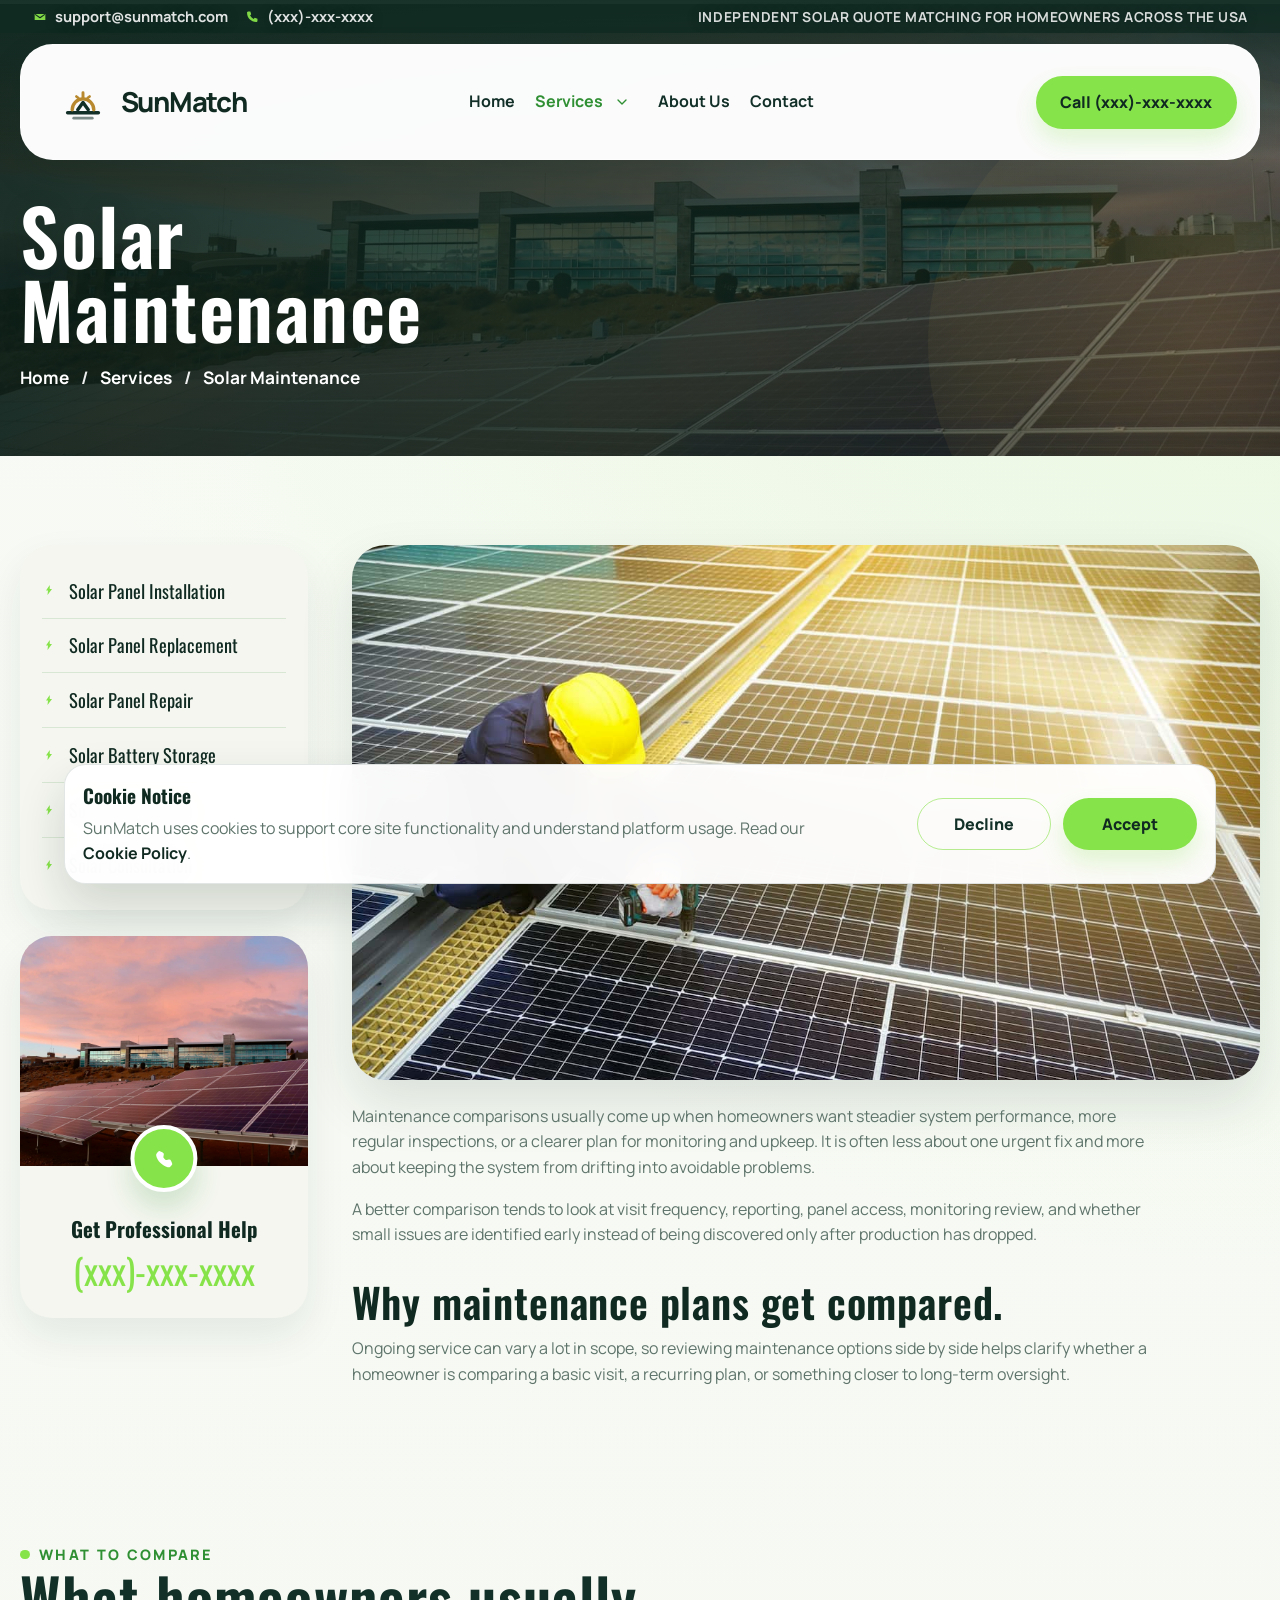
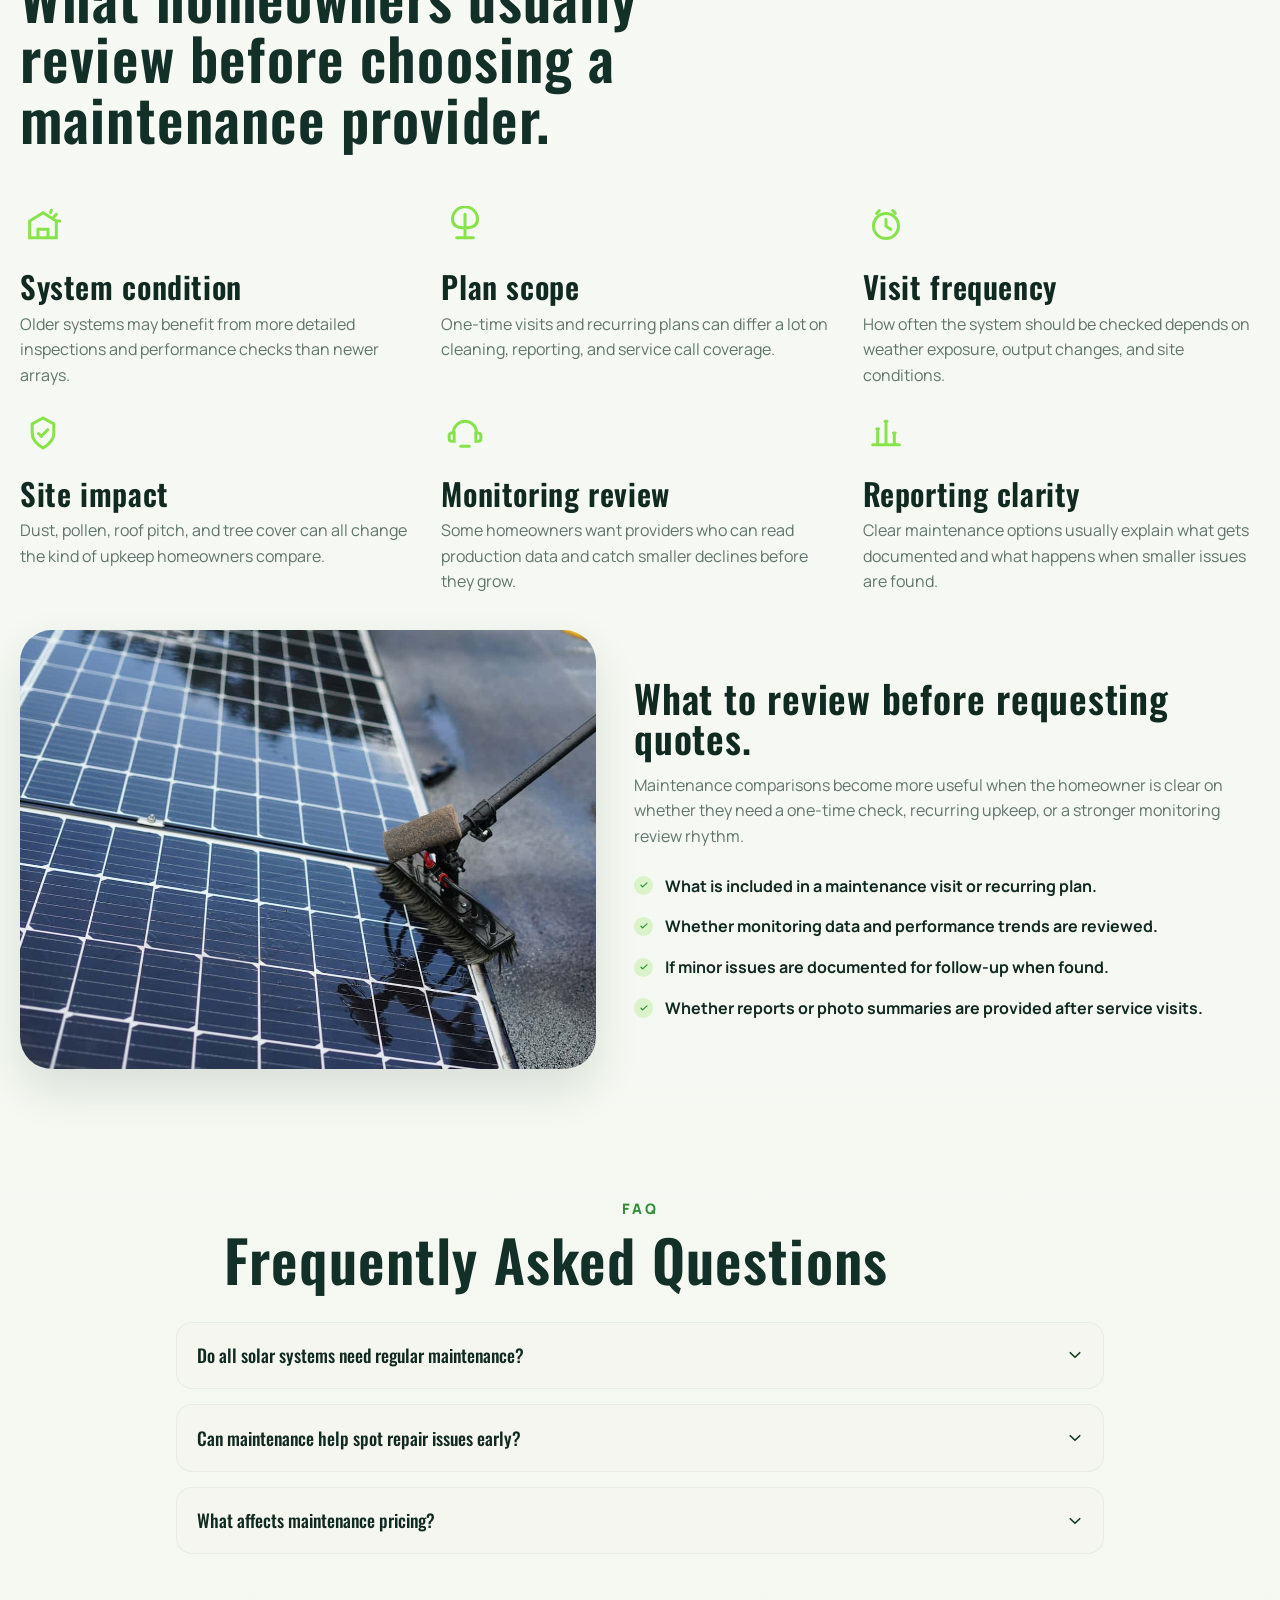
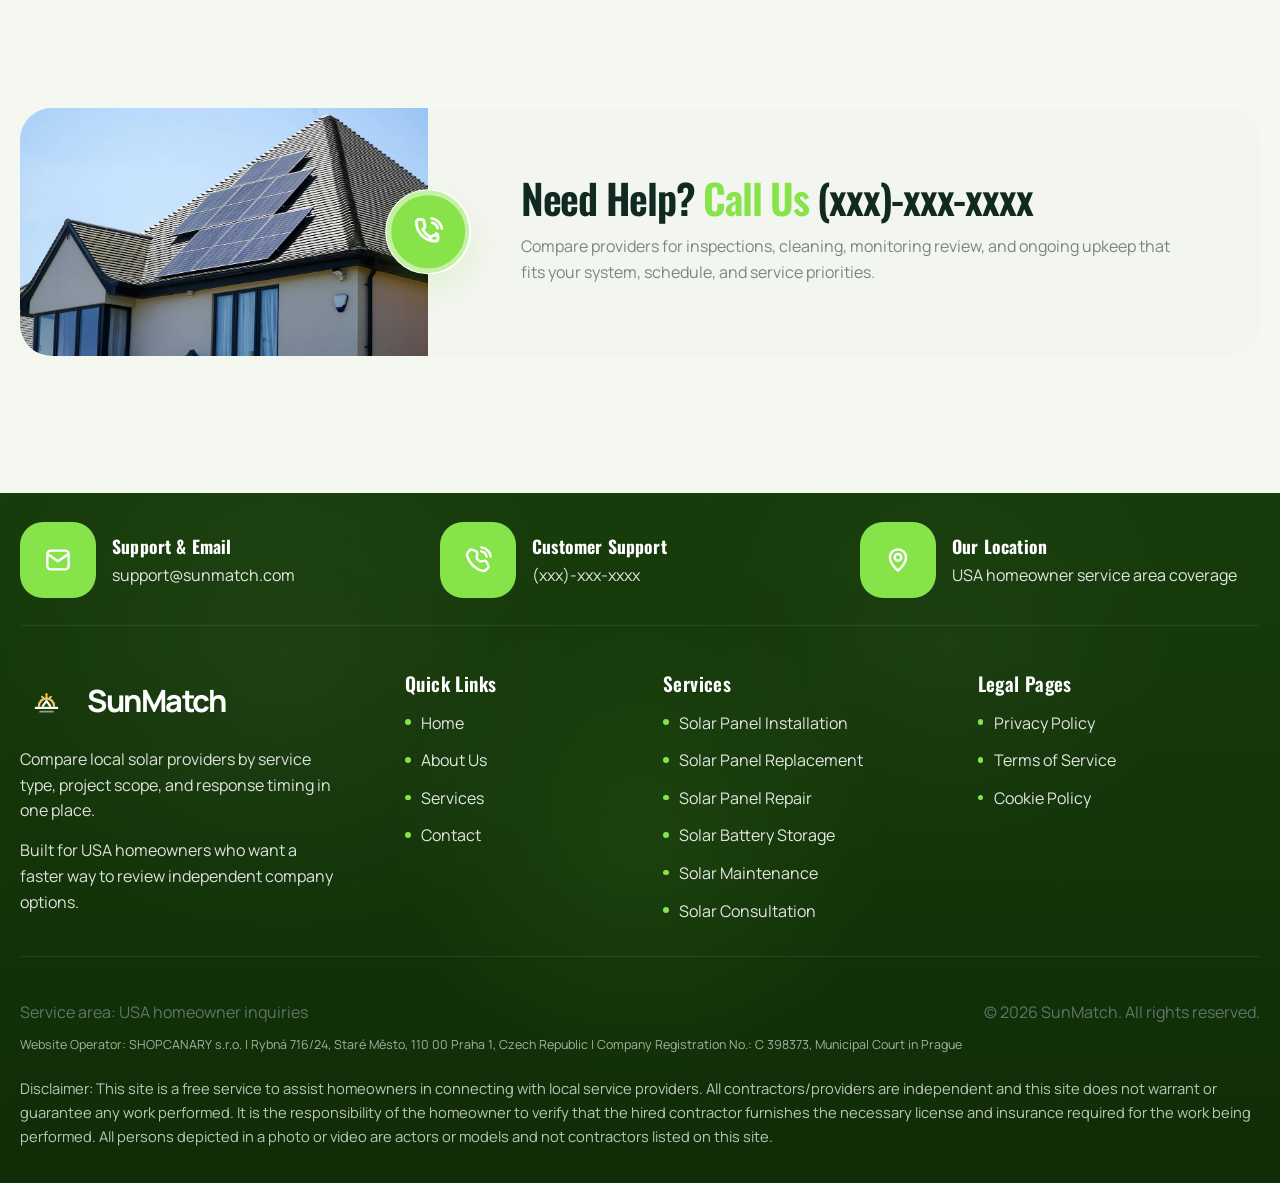
<file: solar-maintenance.html>
<!doctype html>
<html lang="en">
  <head>
    <meta charset="UTF-8" />
    <meta name="viewport" content="width=device-width, initial-scale=1.0" />
    <meta
      name="description"
      content="Compare solar maintenance providers for inspections, cleaning plans, monitoring checks, and ongoing system upkeep."
    />
    <title>Solar Maintenance | SunMatch</title>
    <link rel="icon" type="image/svg+xml" href="favicon.svg" />
    <link rel="stylesheet" href="css/style.css" />
    <script type="module" src="js/main.js"></script>
  </head>
  <body
    data-page="service"
    data-service-name="Solar Maintenance"
    class="service--maintenance"
  >
    <a class="skip-link" href="#main-content">Skip to content</a>

    <header class="site-header">
      <div class="topbar">
        <div class="container topbar__inner">
          <div class="topbar__contact">
            <a href="mailto:support@sunmatch.com">support@sunmatch.com</a>
            <a href="tel:xxx-xxx-xxxx">(xxx)-xxx-xxxx</a>
          </div>
          <p>Independent solar quote matching for homeowners across the USA</p>
        </div>
      </div>
      <div class="container">
        <div class="nav-shell">
          <a class="brand" href="index.html" aria-label="SunMatch home">
            <span class="brand__mark" aria-hidden="true">
              <svg
                width="28"
                height="28"
                viewBox="0 0 24 24"
                fill="none"
                aria-hidden="true"
              >
                <path
                  d="M13.6 2L6.7 13h4.5l-1.1 9L17.3 11h-4.4L13.6 2Z"
                  fill="currentColor"
                />
              </svg>
            </span>
            <span>SunMatch</span>
          </a>
          <div class="header-actions">
            <a
              class="icon-button icon-button--phone"
              href="tel:xxx-xxx-xxxx"
              aria-label="Call SunMatch"
            >
              <svg
                width="20"
                height="20"
                viewBox="0 0 24 24"
                fill="none"
                aria-hidden="true"
              >
                <path
                  d="M6.4 3.8h3.1l1.3 4.1-1.7 1.7a16.6 16.6 0 0 0 5.3 5.3l1.7-1.7 4.1 1.3v3.1a1.8 1.8 0 0 1-1.9 1.8C10.5 19.4 4.6 13.5 4.6 6.1a1.8 1.8 0 0 1 1.8-2.3Z"
                  fill="currentColor"
                />
              </svg>
            </a>
            <button
              class="menu-toggle"
              type="button"
              data-menu-toggle
              aria-controls="site-navigation"
              aria-expanded="false"
              aria-label="Open menu"
            >
              <svg
                width="20"
                height="20"
                viewBox="0 0 24 24"
                fill="none"
                aria-hidden="true"
              >
                <path
                  d="M4 7h16M4 12h16M4 17h16"
                  stroke="currentColor"
                  stroke-width="2"
                  stroke-linecap="round"
                />
              </svg>
            </button>
          </div>
          <nav class="site-nav" id="site-navigation" aria-label="Primary">
            <ul>
              <li><a href="index.html">Home</a></li>
              <li class="site-nav__item site-nav__item--has-submenu">
                <div class="site-nav__parent">
                  <a href="services.html" aria-current="page">Services</a>
                  <button class="site-nav__submenu-toggle" type="button" aria-expanded="false" aria-label="Open service links">
                    <svg width="16" height="16" viewBox="0 0 24 24" fill="none" aria-hidden="true">
                      <path d="m6 9 6 6 6-6" stroke="currentColor" stroke-width="2" stroke-linecap="round" stroke-linejoin="round" />
                    </svg>
                  </button>
                </div>
                <ul class="site-nav__submenu" aria-label="Service links">
                  <li><a href="solar-panel-installation.html">Solar Panel Installation</a></li>
                  <li><a href="solar-panel-replacement.html">Solar Panel Replacement</a></li>
                  <li><a href="solar-panel-repair.html">Solar Panel Repair</a></li>
                  <li><a href="solar-battery-storage.html">Solar Battery Storage</a></li>
                  <li><a href="solar-maintenance.html" aria-current="page">Solar Maintenance</a></li>
                  <li><a href="solar-consultation.html">Solar Consultation</a></li>
                </ul>
              </li>
              <li><a href="about.html">About Us</a></li>
              <li><a href="contact.html">Contact</a></li>
            </ul>
          </nav>
          <a class="btn btn--accent desktop-call" href="tel:xxx-xxx-xxxx"
            >Call (xxx)-xxx-xxxx</a
          >
        </div>
      </div>
    </header>

    <main id="main-content" class="page-shell">
      <section class="page-hero">
        <div class="container page-hero__inner">
          <h1>Solar Maintenance</h1>
          <nav class="page-hero__breadcrumbs" aria-label="Breadcrumb">
            <a href="index.html">Home</a>
            <span aria-hidden="true">/</span>
            <a href="services.html">Services</a>
            <span aria-hidden="true">/</span>
            <span aria-current="page">Solar Maintenance</span>
          </nav>
        </div>
      </section>

      <section class="section">
        <div class="container service-intro">
          <aside class="service-intro__aside">
            <nav class="service-intro__menu" aria-label="Service categories">
              <ul>
                <li>
                  <a href="solar-panel-installation.html"
                    >Solar Panel Installation</a
                  >
                </li>
                <li>
                  <a href="solar-panel-replacement.html"
                    >Solar Panel Replacement</a
                  >
                </li>
                <li>
                  <a href="solar-panel-repair.html">Solar Panel Repair</a>
                </li>
                <li>
                  <a href="solar-battery-storage.html">Solar Battery Storage</a>
                </li>
                <li>
                  <a href="solar-maintenance.html" aria-current="page"
                    >Solar Maintenance</a
                  >
                </li>
                <li>
                  <a href="solar-consultation.html">Solar Consultation</a>
                </li>
              </ul>
            </nav>
            <article class="service-intro__contact">
              <figure class="service-intro__contact-image">
                <img
                  src="image/services/services-banner.jpg"
                  alt=""
                  loading="lazy"
                />
              </figure>
              <a
                class="service-intro__contact-badge"
                href="tel:xxx-xxx-xxxx"
                aria-label="Call SunMatch"
              >
                <svg
                  width="24"
                  height="24"
                  viewBox="0 0 24 24"
                  fill="none"
                  aria-hidden="true"
                >
                  <path
                    d="M5.7 4.8a2 2 0 0 1 2.4-.4l2.2 1a2 2 0 0 1 1.1 2.3l-.4 1.8a2 2 0 0 0 .5 1.8l1.2 1.2a2 2 0 0 0 1.8.5l1.8-.4a2 2 0 0 1 2.3 1.1l1 2.2a2 2 0 0 1-.4 2.4l-1.1 1.1a3 3 0 0 1-2.8.8c-2.7-.7-5.2-2.2-7.4-4.4S4.5 11.4 3.8 8.7A3 3 0 0 1 4.6 6l1.1-1.2Z"
                    fill="currentColor"
                  ></path>
                </svg>
              </a>
              <div class="service-intro__contact-body">
                <strong>Get Professional Help</strong>
                <a href="tel:xxx-xxx-xxxx">(xxx)-xxx-xxxx</a>
              </div>
            </article>
          </aside>
          <div class="service-intro__main">
            <figure class="service-intro__main-image">
              <img src="image/services/maintenence.jpg" alt="" loading="lazy" />
            </figure>
            <div class="service-intro__content">
              <p>
                Maintenance comparisons usually come up when homeowners want
                steadier system performance, more regular inspections, or a
                clearer plan for monitoring and upkeep. It is often less about
                one urgent fix and more about keeping the system from drifting
                into avoidable problems.
              </p>
              <p>
                A better comparison tends to look at visit frequency, reporting,
                panel access, monitoring review, and whether small issues are
                identified early instead of being discovered only after
                production has dropped.
              </p>
              <h2>Why maintenance plans get compared.</h2>
              <p>
                Ongoing service can vary a lot in scope, so reviewing
                maintenance options side by side helps clarify whether a
                homeowner is comparing a basic visit, a recurring plan, or
                something closer to long-term oversight.
              </p>
            </div>
          </div>
        </div>
      </section>

      <section class="section section--tight">
        <div class="container service-compare">
          <div class="service-compare__header">
            <span class="eyebrow">What To Compare</span>
            <h2 class="section-heading">
              What homeowners usually review before choosing a maintenance
              provider.
            </h2>
          </div>
          <div class="service-compare__grid">
            <article class="service-compare-card service-compare-card--fit">
              <h3>System condition</h3>
              <p>
                Older systems may benefit from more detailed inspections and
                performance checks than newer arrays.
              </p>
            </article>
            <article class="service-compare-card service-compare-card--scope">
              <h3>Plan scope</h3>
              <p>
                One-time visits and recurring plans can differ a lot on
                cleaning, reporting, and service call coverage.
              </p>
            </article>
            <article class="service-compare-card service-compare-card--timing">
              <h3>Visit frequency</h3>
              <p>
                How often the system should be checked depends on weather
                exposure, output changes, and site conditions.
              </p>
            </article>
            <article class="service-compare-card service-compare-card--value">
              <h3>Site impact</h3>
              <p>
                Dust, pollen, roof pitch, and tree cover can all change the kind
                of upkeep homeowners compare.
              </p>
            </article>
            <article class="service-compare-card service-compare-card--support">
              <h3>Monitoring review</h3>
              <p>
                Some homeowners want providers who can read production data and
                catch smaller declines before they grow.
              </p>
            </article>
            <article
              class="service-compare-card service-compare-card--planning"
            >
              <h3>Reporting clarity</h3>
              <p>
                Clear maintenance options usually explain what gets documented
                and what happens when smaller issues are found.
              </p>
            </article>
          </div>
          <div class="service-compare__detail">
            <figure class="service-compare__image">
              <img
                src="image/services/maintenence-second.jpg"
                alt=""
                loading="lazy"
              />
            </figure>
            <div class="service-compare__body">
              <h3>What to review before requesting quotes.</h3>
              <p>
                Maintenance comparisons become more useful when the homeowner is
                clear on whether they need a one-time check, recurring upkeep,
                or a stronger monitoring review rhythm.
              </p>
              <ul class="service-compare__list">
                <li>
                  What is included in a maintenance visit or recurring plan.
                </li>
                <li>
                  Whether monitoring data and performance trends are reviewed.
                </li>
                <li>
                  If minor issues are documented for follow-up when found.
                </li>
                <li>
                  Whether reports or photo summaries are provided after service
                  visits.
                </li>
              </ul>
            </div>
          </div>
        </div>
      </section>

      <section class="section section--tight service-faq-section">
        <div class="container">
          <span class="eyebrow">FAQ</span>
          <h2 class="section-heading">Frequently Asked Questions</h2>
          <div class="faq-list">
            <article class="faq-item">
              <button type="button" aria-expanded="false">
                <span>Do all solar systems need regular maintenance?</span>
                <span data-faq-icon>+</span>
              </button>
              <div class="faq-item__panel">
                <div>
                  <p>
                    Not every system needs the same schedule, but many
                    homeowners still compare periodic checks to maintain
                    visibility into long-term performance.
                  </p>
                </div>
              </div>
            </article>
            <article class="faq-item">
              <button type="button" aria-expanded="false">
                <span>Can maintenance help spot repair issues early?</span>
                <span data-faq-icon>+</span>
              </button>
              <div class="faq-item__panel">
                <div>
                  <p>
                    Often yes. Routine monitoring review and inspections can
                    reveal output trends, panel damage, or electrical concerns
                    before they worsen.
                  </p>
                </div>
              </div>
            </article>
            <article class="faq-item">
              <button type="button" aria-expanded="false">
                <span>What affects maintenance pricing?</span>
                <span data-faq-icon>+</span>
              </button>
              <div class="faq-item__panel">
                <div>
                  <p>
                    Roof access, system size, visit frequency, cleaning scope,
                    travel, and reporting expectations can influence pricing.
                  </p>
                </div>
              </div>
            </article>
          </div>
        </div>
      </section>

      <section class="section">
        <div class="container">
          <div class="home-cta services-cta">
            <div class="home-cta__media">
              <img
                src="image/services-page/cta-services.jpg"
                alt="Solar service support visual"
                loading="lazy"
              />
            </div>

            <a
              class="home-cta__badge"
              href="tel:xxx-xxx-xxxx"
              aria-label="Call SunMatch at (xxx)-xxx-xxxx"
            >
              <svg width="36" height="36" viewBox="0 0 24 24" fill="none">
                <path
                  d="M16.7 14.2c-.7-.2-1.6 0-2.1.5l-.9.9a14.4 14.4 0 0 1-5.3-5.3l.9-.9c.5-.5.7-1.4.5-2.1L9.1 4.7C8.9 4 8.2 3.5 7.5 3.5H5.8c-.9 0-1.7.7-1.7 1.7 0 7 5.7 12.7 12.7 12.7.9 0 1.7-.7 1.7-1.7v-1.7c0-.7-.5-1.4-1.2-1.6Z"
                  stroke="currentColor"
                  stroke-width="1.9"
                  stroke-linecap="round"
                  stroke-linejoin="round"
                />
                <path
                  d="M14.8 5.7a5.2 5.2 0 0 1 3.5 3.5M14.4 2.8a8.5 8.5 0 0 1 6.8 6.8"
                  stroke="currentColor"
                  stroke-width="1.9"
                  stroke-linecap="round"
                />
              </svg>
            </a>

            <div class="home-cta__content">
              <h2 class="home-cta__title">
                <span class="home-cta__title-lead">Need Help?</span>
                <span class="home-cta__title-accent">Call Us</span>
                <a class="home-cta__phone" href="tel:xxx-xxx-xxxx"
                  >(xxx)-xxx-xxxx</a
                >
              </h2>
              <p>
                Compare providers for inspections, cleaning, monitoring review,
                and ongoing upkeep that fits your system, schedule, and service
                priorities.
              </p>
            </div>
          </div>
        </div>
      </section>
    </main>

    <footer class="site-footer">
      <div class="container">
        <div class="footer-topbar">
          <section class="footer-contact-item" aria-label="Support email">
            <div class="footer-contact-item__icon" aria-hidden="true">
              <svg width="28" height="28" viewBox="0 0 24 24" fill="none">
                <path
                  d="M4 7.5A2.5 2.5 0 0 1 6.5 5h11A2.5 2.5 0 0 1 20 7.5v9A2.5 2.5 0 0 1 17.5 19h-11A2.5 2.5 0 0 1 4 16.5v-9Z"
                  stroke="currentColor"
                  stroke-width="1.8"
                ></path>
                <path
                  d="m5 8 7 5 7-5"
                  stroke="currentColor"
                  stroke-width="1.8"
                  stroke-linecap="round"
                  stroke-linejoin="round"
                ></path>
              </svg>
            </div>
            <div>
              <strong>Support &amp; Email</strong>
              <a href="mailto:support@sunmatch.com">support@sunmatch.com</a>
            </div>
          </section>
          <section
            class="footer-contact-item"
            aria-label="Customer support phone"
          >
            <div class="footer-contact-item__icon" aria-hidden="true">
              <svg width="28" height="28" viewBox="0 0 24 24" fill="none">
                <path
                  d="M5.7 4.8a2 2 0 0 1 2.4-.4l2.2 1a2 2 0 0 1 1.1 2.3l-.4 1.8a2 2 0 0 0 .5 1.8l1.2 1.2a2 2 0 0 0 1.8.5l1.8-.4a2 2 0 0 1 2.3 1.1l1 2.2a2 2 0 0 1-.4 2.4l-1.1 1.1a3 3 0 0 1-2.8.8c-2.7-.7-5.2-2.2-7.4-4.4S4.5 11.4 3.8 8.7A3 3 0 0 1 4.6 6l1.1-1.2Z"
                  stroke="currentColor"
                  stroke-width="1.8"
                  stroke-linejoin="round"
                ></path>
                <path
                  d="M14.5 5.5a5 5 0 0 1 4 4"
                  stroke="currentColor"
                  stroke-width="1.8"
                  stroke-linecap="round"
                ></path>
                <path
                  d="M14.5 2.5a8 8 0 0 1 7 7"
                  stroke="currentColor"
                  stroke-width="1.8"
                  stroke-linecap="round"
                ></path>
              </svg>
            </div>
            <div>
              <strong>Customer Support</strong>
              <a href="tel:xxx-xxx-xxxx">(xxx)-xxx-xxxx</a>
            </div>
          </section>
          <section class="footer-contact-item" aria-label="Service area">
            <div class="footer-contact-item__icon" aria-hidden="true">
              <svg width="28" height="28" viewBox="0 0 24 24" fill="none">
                <path
                  d="M12 20s6-4.8 6-10a6 6 0 1 0-12 0c0 5.2 6 10 6 10Z"
                  stroke="currentColor"
                  stroke-width="1.8"
                  stroke-linejoin="round"
                ></path>
                <circle
                  cx="12"
                  cy="10"
                  r="2.5"
                  stroke="currentColor"
                  stroke-width="1.8"
                ></circle>
              </svg>
            </div>
            <div>
              <strong>Our Location</strong>
              <p>USA homeowner service area coverage</p>
            </div>
          </section>
        </div>
        <div class="footer-main">
          <section class="footer-brand">
            <a
              class="footer-brand__mark"
              href="index.html"
              aria-label="SunMatch home"
            >
              <span class="footer-brand__mark-icon" aria-hidden="true">
                <svg width="28" height="28" viewBox="0 0 24 24" fill="none">
                  <path
                    d="M13.5 2 6 13h4l-1 9L18 10h-4.5l0-8Z"
                    fill="currentColor"
                  ></path>
                </svg>
              </span>
              <span>SunMatch</span>
            </a>
            <p>
              Compare local solar providers by service type, project scope, and
              response timing in one place.
            </p>
            <p>
              Built for USA homeowners who want a faster way to review
              independent company options.
            </p>
          </section>
          <nav class="footer-links" aria-label="Quick links">
            <h4>Quick Links</h4>
            <ul>
              <li><a href="index.html">Home</a></li>
              <li><a href="about.html">About Us</a></li>
              <li><a href="services.html">Services</a></li>
              <li><a href="contact.html">Contact</a></li>
            </ul>
          </nav>
          <nav class="footer-links" aria-label="Footer services">
            <h4>Services</h4>
            <ul>
              <li>
                <a href="solar-panel-installation.html"
                  >Solar Panel Installation</a
                >
              </li>
              <li>
                <a href="solar-panel-replacement.html"
                  >Solar Panel Replacement</a
                >
              </li>
              <li><a href="solar-panel-repair.html">Solar Panel Repair</a></li>
              <li>
                <a href="solar-battery-storage.html">Solar Battery Storage</a>
              </li>
              <li><a href="solar-maintenance.html">Solar Maintenance</a></li>
              <li><a href="solar-consultation.html">Solar Consultation</a></li>
            </ul>
          </nav>
          <nav class="footer-links" aria-label="Legal pages">
            <h4>Legal Pages</h4>
            <ul>
              <li><a href="privacy-policy.html">Privacy Policy</a></li>
              <li><a href="terms-of-service.html">Terms of Service</a></li>
              <li><a href="cookie-policy.html">Cookie Policy</a></li>
            </ul>
          </nav>
        </div>
        <div class="footer-meta">
          <p>Service area: USA homeowner inquiries</p>
          <p>&copy; <span data-year></span> SunMatch. All rights reserved.</p>
        </div>
        <p class="footer-operator">Website Operator: SHOPCANARY s.r.o. | Rybná 716/24, Staré Město, 110 00 Praha 1, Czech Republic | Company Registration No.: C 398373, Municipal Court in Prague</p>
        <p class="site-disclaimer" id="site-disclaimer">
          Disclaimer: This site is a free service to assist homeowners in
          connecting with local service providers. All contractors/providers are
          independent and this site does not warrant or guarantee any work
          performed. It is the responsibility of the homeowner to verify that
          the hired contractor furnishes the necessary license and insurance
          required for the work being performed. All persons depicted in a photo
          or video are actors or models and not contractors listed on this site.
        </p>
      </div>
    </footer>
  </body>
</html>
</file>
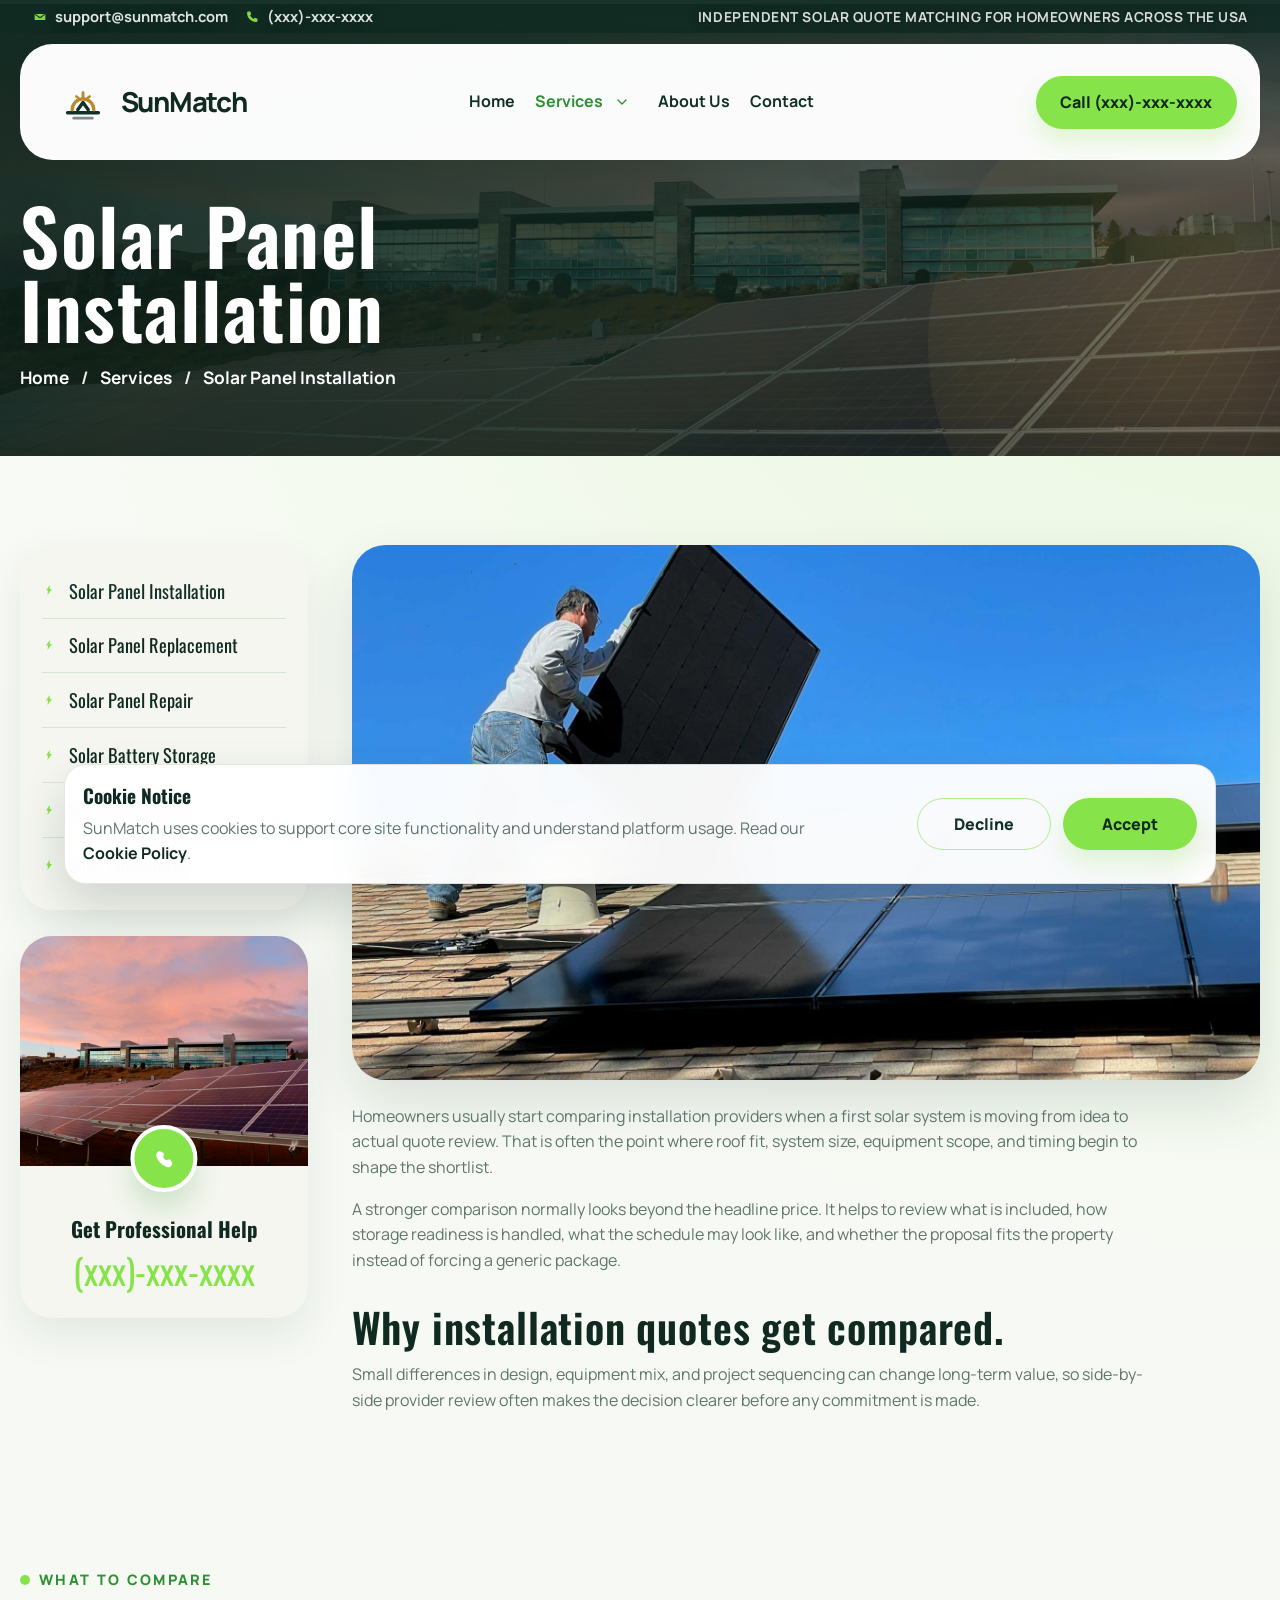
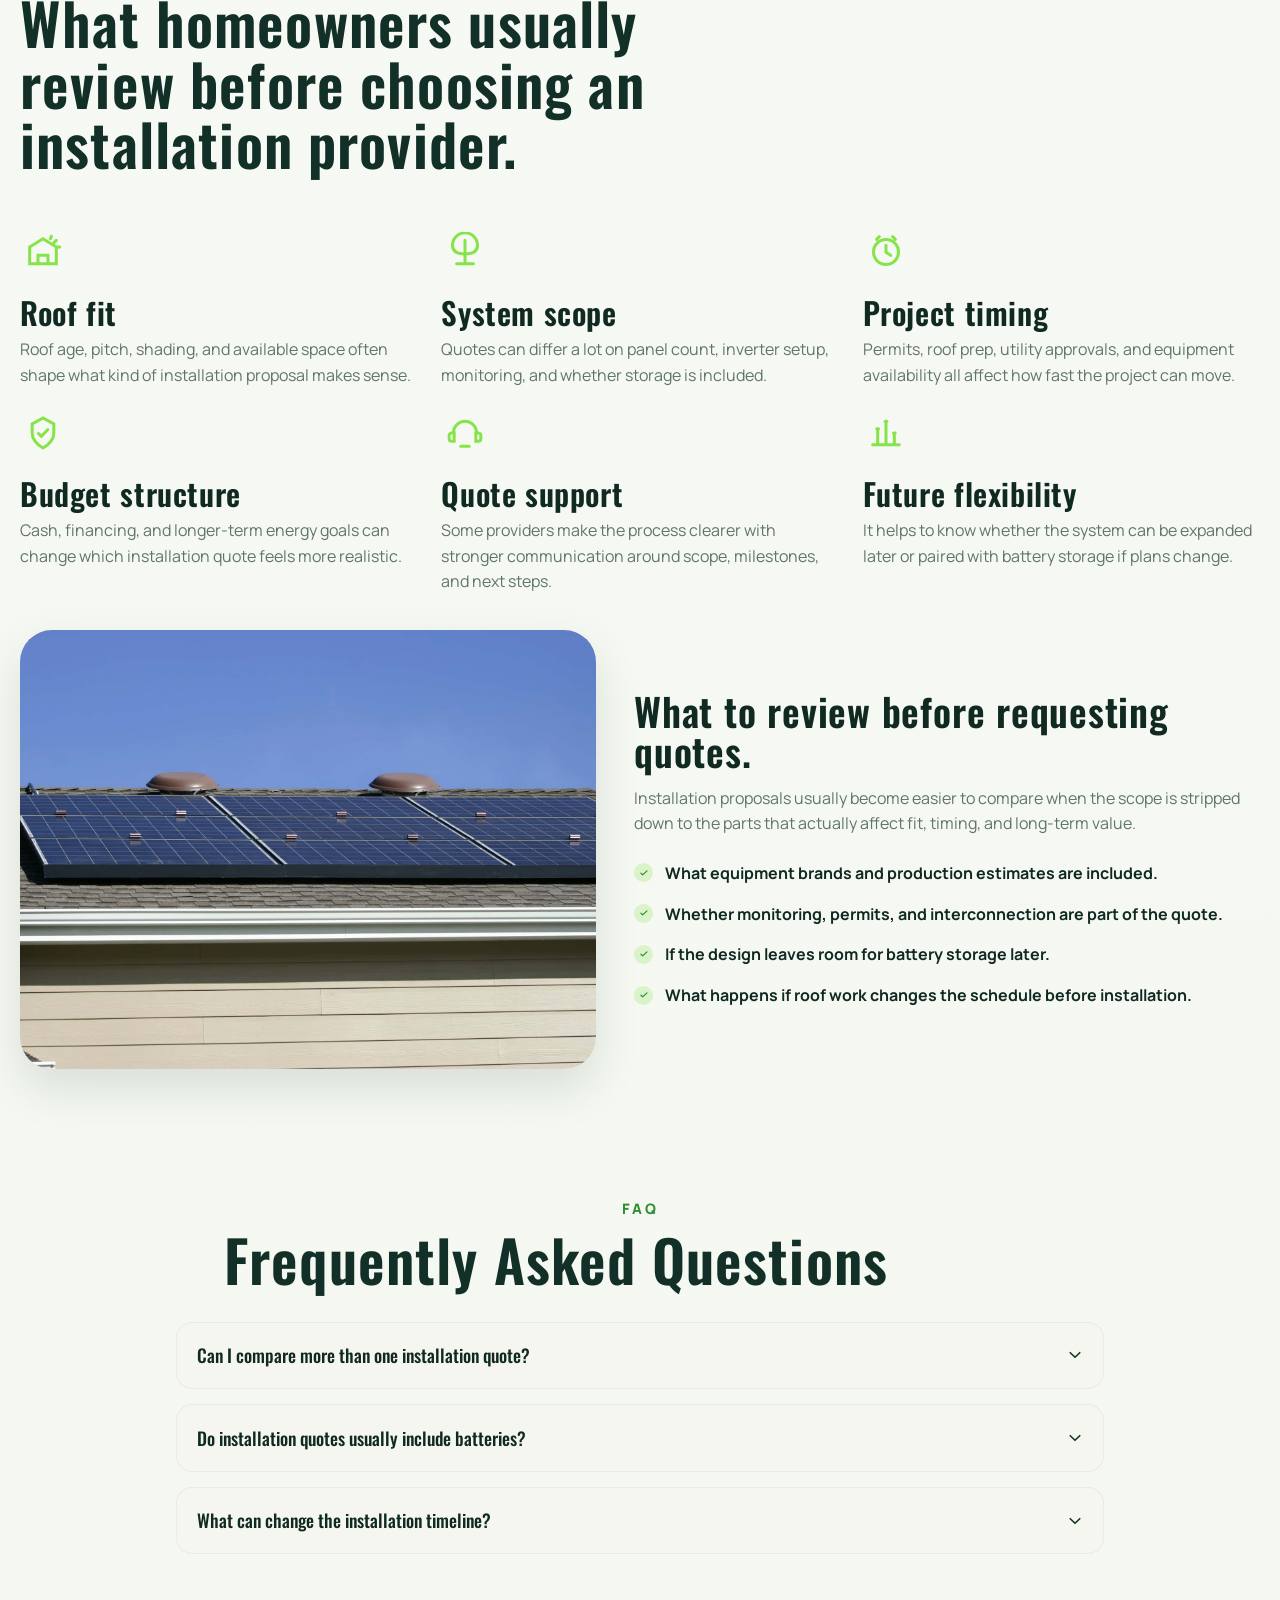
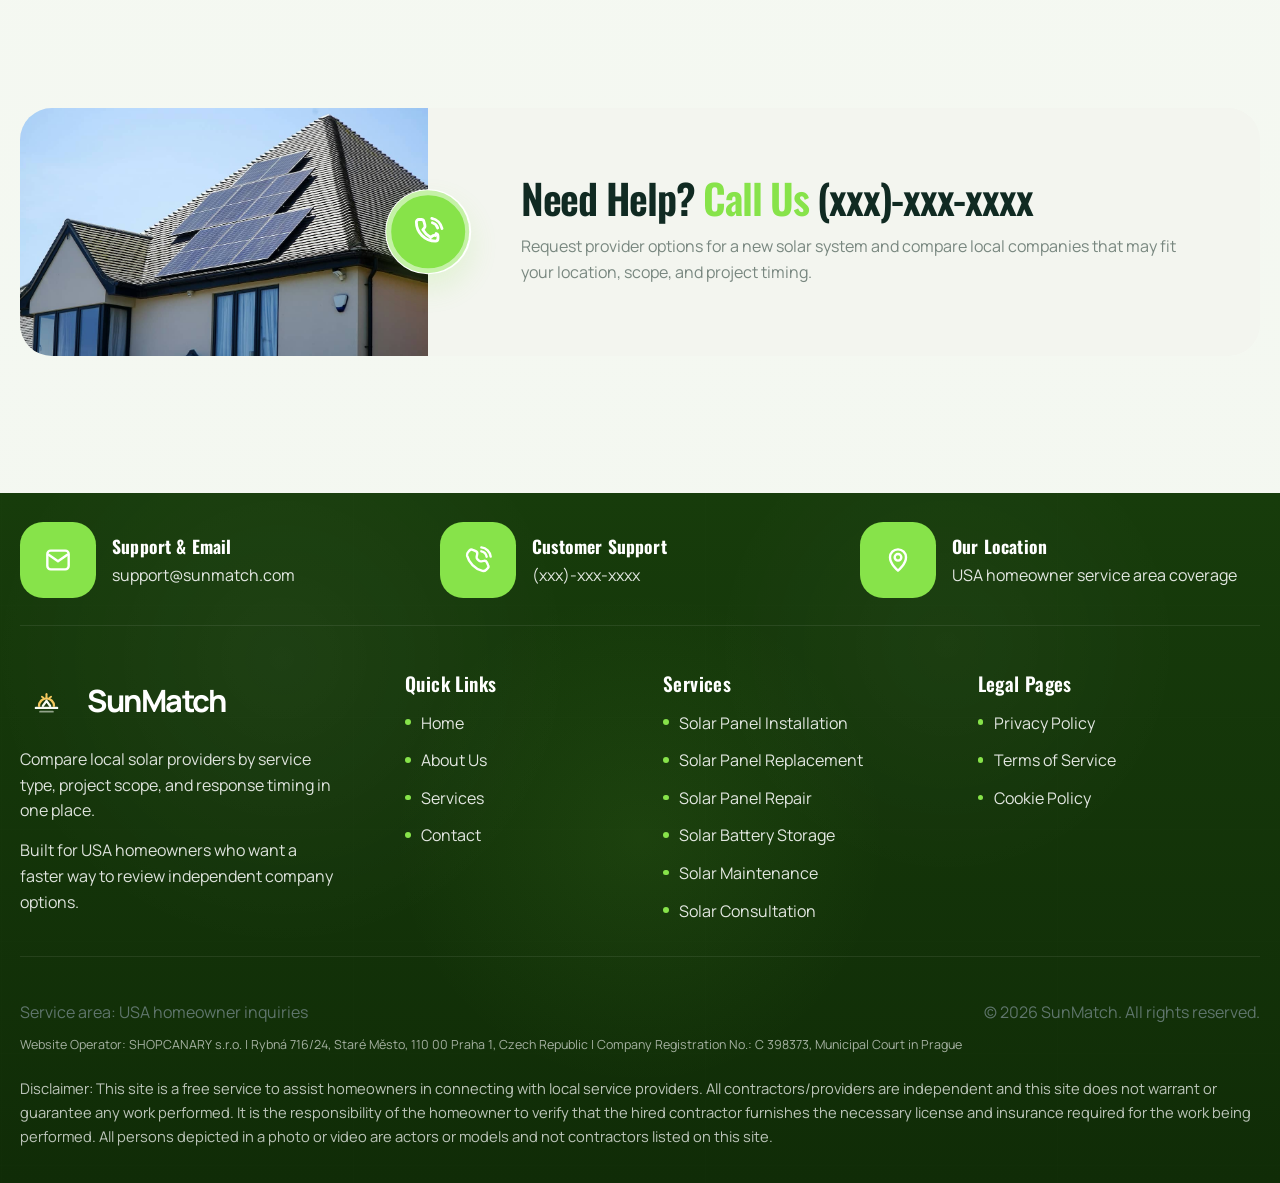
<file: solar-panel-installation.html>
<!DOCTYPE html>
<html lang="en">
  <head>
    <meta charset="UTF-8" />
    <meta name="viewport" content="width=device-width, initial-scale=1.0" />
    <meta
      name="description"
      content="Compare local solar panel installation companies and request quotes from providers that fit your project type and timing."
    />
    <title>Solar Panel Installation | SunMatch</title>
    <link rel="icon" type="image/svg+xml" href="favicon.svg" />
    <link rel="stylesheet" href="css/style.css" />
    <script type="module" src="js/main.js"></script>
  </head>
  <body data-page="service" data-service-name="Solar Panel Installation" class="service--installation">
    <a class="skip-link" href="#main-content">Skip to content</a>

    <header class="site-header">
      <div class="topbar">
        <div class="container topbar__inner">
          <div class="topbar__contact">
            <a href="mailto:support@sunmatch.com">support@sunmatch.com</a>
            <a href="tel:xxx-xxx-xxxx">(xxx)-xxx-xxxx</a>
          </div>
          <p>Independent solar quote matching for homeowners across the USA</p>
        </div>
      </div>
      <div class="container">
        <div class="nav-shell">
          <a class="brand" href="index.html" aria-label="SunMatch home">
            <span class="brand__mark" aria-hidden="true">
              <svg width="28" height="28" viewBox="0 0 24 24" fill="none" aria-hidden="true">
                <path d="M13.6 2L6.7 13h4.5l-1.1 9L17.3 11h-4.4L13.6 2Z" fill="currentColor" />
              </svg>
            </span>
            <span>SunMatch</span>
          </a>
          <div class="header-actions">
            <a class="icon-button icon-button--phone" href="tel:xxx-xxx-xxxx" aria-label="Call SunMatch">
              <svg width="20" height="20" viewBox="0 0 24 24" fill="none" aria-hidden="true">
                <path
                  d="M6.4 3.8h3.1l1.3 4.1-1.7 1.7a16.6 16.6 0 0 0 5.3 5.3l1.7-1.7 4.1 1.3v3.1a1.8 1.8 0 0 1-1.9 1.8C10.5 19.4 4.6 13.5 4.6 6.1a1.8 1.8 0 0 1 1.8-2.3Z"
                  fill="currentColor"
                />
              </svg>
            </a>
            <button
              class="menu-toggle"
              type="button"
              data-menu-toggle
              aria-controls="site-navigation"
              aria-expanded="false"
              aria-label="Open menu"
            >
              <svg width="20" height="20" viewBox="0 0 24 24" fill="none" aria-hidden="true">
                <path d="M4 7h16M4 12h16M4 17h16" stroke="currentColor" stroke-width="2" stroke-linecap="round" />
              </svg>
            </button>
          </div>
          <nav class="site-nav" id="site-navigation" aria-label="Primary">
            <ul>
              <li><a href="index.html">Home</a></li>
              <li class="site-nav__item site-nav__item--has-submenu">
                <div class="site-nav__parent">
                  <a href="services.html" aria-current="page">Services</a>
                  <button class="site-nav__submenu-toggle" type="button" aria-expanded="false" aria-label="Open service links">
                    <svg width="16" height="16" viewBox="0 0 24 24" fill="none" aria-hidden="true">
                      <path d="m6 9 6 6 6-6" stroke="currentColor" stroke-width="2" stroke-linecap="round" stroke-linejoin="round" />
                    </svg>
                  </button>
                </div>
                <ul class="site-nav__submenu" aria-label="Service links">
                  <li><a href="solar-panel-installation.html" aria-current="page">Solar Panel Installation</a></li>
                  <li><a href="solar-panel-replacement.html">Solar Panel Replacement</a></li>
                  <li><a href="solar-panel-repair.html">Solar Panel Repair</a></li>
                  <li><a href="solar-battery-storage.html">Solar Battery Storage</a></li>
                  <li><a href="solar-maintenance.html">Solar Maintenance</a></li>
                  <li><a href="solar-consultation.html">Solar Consultation</a></li>
                </ul>
              </li>
              <li><a href="about.html">About Us</a></li>
              <li><a href="contact.html">Contact</a></li>
            </ul>
          </nav>
          <a class="btn btn--accent desktop-call" href="tel:xxx-xxx-xxxx">Call (xxx)-xxx-xxxx</a>
        </div>
      </div>
    </header>

    <main id="main-content" class="page-shell">
      <section class="page-hero">
        <div class="container page-hero__inner">
          <h1>Solar Panel Installation</h1>
          <nav class="page-hero__breadcrumbs" aria-label="Breadcrumb">
            <a href="index.html">Home</a>
            <span aria-hidden="true">/</span>
            <a href="services.html">Services</a>
            <span aria-hidden="true">/</span>
            <span aria-current="page">Solar Panel Installation</span>
          </nav>
        </div>
      </section>

      <section class="section">
        <div class="container service-intro">
          <aside class="service-intro__aside">
            <nav class="service-intro__menu" aria-label="Service categories">
              <ul>
                <li><a href="solar-panel-installation.html" aria-current="page">Solar Panel Installation</a></li>
                <li><a href="solar-panel-replacement.html">Solar Panel Replacement</a></li>
                <li><a href="solar-panel-repair.html">Solar Panel Repair</a></li>
                <li><a href="solar-battery-storage.html">Solar Battery Storage</a></li>
                <li><a href="solar-maintenance.html">Solar Maintenance</a></li>
                <li><a href="solar-consultation.html">Solar Consultation</a></li>
              </ul>
            </nav>
            <article class="service-intro__contact">
              <figure class="service-intro__contact-image">
                <img src="image/services/services-banner.jpg" alt="" loading="lazy" />
              </figure>
              <a class="service-intro__contact-badge" href="tel:xxx-xxx-xxxx" aria-label="Call SunMatch">
                <svg width="24" height="24" viewBox="0 0 24 24" fill="none" aria-hidden="true">
                  <path d="M5.7 4.8a2 2 0 0 1 2.4-.4l2.2 1a2 2 0 0 1 1.1 2.3l-.4 1.8a2 2 0 0 0 .5 1.8l1.2 1.2a2 2 0 0 0 1.8.5l1.8-.4a2 2 0 0 1 2.3 1.1l1 2.2a2 2 0 0 1-.4 2.4l-1.1 1.1a3 3 0 0 1-2.8.8c-2.7-.7-5.2-2.2-7.4-4.4S4.5 11.4 3.8 8.7A3 3 0 0 1 4.6 6l1.1-1.2Z" fill="currentColor"></path>
                </svg>
              </a>
              <div class="service-intro__contact-body">
                <strong>Get Professional Help</strong>
                <a href="tel:xxx-xxx-xxxx">(xxx)-xxx-xxxx</a>
              </div>
            </article>
          </aside>
          <div class="service-intro__main">
            <figure class="service-intro__main-image">
              <img src="image/services/instalation.jpg" alt="" loading="lazy" />
            </figure>
            <div class="service-intro__content">
              <p>
                Homeowners usually start comparing installation providers when a first solar system is moving from idea
                to actual quote review. That is often the point where roof fit, system size, equipment scope, and
                timing begin to shape the shortlist.
              </p>
              <p>
                A stronger comparison normally looks beyond the headline price. It helps to review what is included,
                how storage readiness is handled, what the schedule may look like, and whether the proposal fits the
                property instead of forcing a generic package.
              </p>
              <h2>Why installation quotes get compared.</h2>
              <p>
                Small differences in design, equipment mix, and project sequencing can change long-term value, so
                side-by-side provider review often makes the decision clearer before any commitment is made.
              </p>
            </div>
          </div>
        </div>
      </section>

      <section class="section section--tight">
        <div class="container service-compare">
          <div class="service-compare__header">
            <span class="eyebrow">What To Compare</span>
            <h2 class="section-heading">What homeowners usually review before choosing an installation provider.</h2>
          </div>
          <div class="service-compare__grid">
            <article class="service-compare-card service-compare-card--fit">
              <h3>Roof fit</h3>
              <p>Roof age, pitch, shading, and available space often shape what kind of installation proposal makes sense.</p>
            </article>
            <article class="service-compare-card service-compare-card--scope">
              <h3>System scope</h3>
              <p>Quotes can differ a lot on panel count, inverter setup, monitoring, and whether storage is included.</p>
            </article>
            <article class="service-compare-card service-compare-card--timing">
              <h3>Project timing</h3>
              <p>Permits, roof prep, utility approvals, and equipment availability all affect how fast the project can move.</p>
            </article>
            <article class="service-compare-card service-compare-card--value">
              <h3>Budget structure</h3>
              <p>Cash, financing, and longer-term energy goals can change which installation quote feels more realistic.</p>
            </article>
            <article class="service-compare-card service-compare-card--support">
              <h3>Quote support</h3>
              <p>Some providers make the process clearer with stronger communication around scope, milestones, and next steps.</p>
            </article>
            <article class="service-compare-card service-compare-card--planning">
              <h3>Future flexibility</h3>
              <p>It helps to know whether the system can be expanded later or paired with battery storage if plans change.</p>
            </article>
          </div>
          <div class="service-compare__detail">
            <figure class="service-compare__image">
              <img src="image/services/instalation-second.jpg" alt="" loading="lazy" />
            </figure>
            <div class="service-compare__body">
              <h3>What to review before requesting quotes.</h3>
              <p>Installation proposals usually become easier to compare when the scope is stripped down to the parts that actually affect fit, timing, and long-term value.</p>
              <ul class="service-compare__list">
                <li>What equipment brands and production estimates are included.</li>
                <li>Whether monitoring, permits, and interconnection are part of the quote.</li>
                <li>If the design leaves room for battery storage later.</li>
                <li>What happens if roof work changes the schedule before installation.</li>
              </ul>
            </div>
          </div>
        </div>
      </section>

      <section class="section section--tight service-faq-section">
        <div class="container">
          <span class="eyebrow">FAQ</span>
          <h2 class="section-heading">Frequently Asked Questions</h2>
          <div class="faq-list">
            <article class="faq-item">
              <button type="button" aria-expanded="false">
                <span>Can I compare more than one installation quote?</span>
                <span data-faq-icon>+</span>
              </button>
              <div class="faq-item__panel"><div><p>Yes. Comparing multiple quotes can help homeowners review different system sizes, equipment mixes, timelines, and financing approaches.</p></div></div>
            </article>
            <article class="faq-item">
              <button type="button" aria-expanded="false">
                <span>Do installation quotes usually include batteries?</span>
                <span data-faq-icon>+</span>
              </button>
              <div class="faq-item__panel"><div><p>Some do and some do not. Many homeowners request separate pricing for the base solar system and for an added battery storage package.</p></div></div>
            </article>
            <article class="faq-item">
              <button type="button" aria-expanded="false">
                <span>What can change the installation timeline?</span>
                <span data-faq-icon>+</span>
              </button>
              <div class="faq-item__panel"><div><p>Roof readiness, permits, utility approvals, equipment availability, and financing steps can all affect project timing.</p></div></div>
            </article>
          </div>
        </div>
      </section>

      <section class="section">
        <div class="container">
          <div class="home-cta services-cta">
            <div class="home-cta__media">
              <img src="image/services-page/cta-services.jpg" alt="Solar service support visual" loading="lazy" />
            </div>

            <a class="home-cta__badge" href="tel:xxx-xxx-xxxx" aria-label="Call SunMatch at (xxx)-xxx-xxxx">
              <svg width="36" height="36" viewBox="0 0 24 24" fill="none">
                <path d="M16.7 14.2c-.7-.2-1.6 0-2.1.5l-.9.9a14.4 14.4 0 0 1-5.3-5.3l.9-.9c.5-.5.7-1.4.5-2.1L9.1 4.7C8.9 4 8.2 3.5 7.5 3.5H5.8c-.9 0-1.7.7-1.7 1.7 0 7 5.7 12.7 12.7 12.7.9 0 1.7-.7 1.7-1.7v-1.7c0-.7-.5-1.4-1.2-1.6Z" stroke="currentColor" stroke-width="1.9" stroke-linecap="round" stroke-linejoin="round"/>
                <path d="M14.8 5.7a5.2 5.2 0 0 1 3.5 3.5M14.4 2.8a8.5 8.5 0 0 1 6.8 6.8" stroke="currentColor" stroke-width="1.9" stroke-linecap="round"/>
              </svg>
            </a>

            <div class="home-cta__content">
              <h2 class="home-cta__title">
                <span class="home-cta__title-lead">Need Help?</span>
                <span class="home-cta__title-accent">Call Us</span>
                <a class="home-cta__phone" href="tel:xxx-xxx-xxxx">(xxx)-xxx-xxxx</a>
              </h2>
              <p>
                Request provider options for a new solar system and compare local companies that may fit your location,
                scope, and project timing.
              </p>
            </div>
          </div>
        </div>
      </section>
    </main>

    <footer class="site-footer">
      <div class="container">
        <div class="footer-topbar">
          <section class="footer-contact-item" aria-label="Support email">
            <div class="footer-contact-item__icon" aria-hidden="true">
              <svg width="28" height="28" viewBox="0 0 24 24" fill="none">
                <path d="M4 7.5A2.5 2.5 0 0 1 6.5 5h11A2.5 2.5 0 0 1 20 7.5v9A2.5 2.5 0 0 1 17.5 19h-11A2.5 2.5 0 0 1 4 16.5v-9Z" stroke="currentColor" stroke-width="1.8"></path>
                <path d="m5 8 7 5 7-5" stroke="currentColor" stroke-width="1.8" stroke-linecap="round" stroke-linejoin="round"></path>
              </svg>
            </div>
            <div>
              <strong>Support &amp; Email</strong>
              <a href="mailto:support@sunmatch.com">support@sunmatch.com</a>
            </div>
          </section>
          <section class="footer-contact-item" aria-label="Customer support phone">
            <div class="footer-contact-item__icon" aria-hidden="true">
              <svg width="28" height="28" viewBox="0 0 24 24" fill="none">
                <path d="M5.7 4.8a2 2 0 0 1 2.4-.4l2.2 1a2 2 0 0 1 1.1 2.3l-.4 1.8a2 2 0 0 0 .5 1.8l1.2 1.2a2 2 0 0 0 1.8.5l1.8-.4a2 2 0 0 1 2.3 1.1l1 2.2a2 2 0 0 1-.4 2.4l-1.1 1.1a3 3 0 0 1-2.8.8c-2.7-.7-5.2-2.2-7.4-4.4S4.5 11.4 3.8 8.7A3 3 0 0 1 4.6 6l1.1-1.2Z" stroke="currentColor" stroke-width="1.8" stroke-linejoin="round"></path>
                <path d="M14.5 5.5a5 5 0 0 1 4 4" stroke="currentColor" stroke-width="1.8" stroke-linecap="round"></path>
                <path d="M14.5 2.5a8 8 0 0 1 7 7" stroke="currentColor" stroke-width="1.8" stroke-linecap="round"></path>
              </svg>
            </div>
            <div>
              <strong>Customer Support</strong>
              <a href="tel:xxx-xxx-xxxx">(xxx)-xxx-xxxx</a>
            </div>
          </section>
          <section class="footer-contact-item" aria-label="Service area">
            <div class="footer-contact-item__icon" aria-hidden="true">
              <svg width="28" height="28" viewBox="0 0 24 24" fill="none">
                <path d="M12 20s6-4.8 6-10a6 6 0 1 0-12 0c0 5.2 6 10 6 10Z" stroke="currentColor" stroke-width="1.8" stroke-linejoin="round"></path>
                <circle cx="12" cy="10" r="2.5" stroke="currentColor" stroke-width="1.8"></circle>
              </svg>
            </div>
            <div>
              <strong>Our Location</strong>
              <p>USA homeowner service area coverage</p>
            </div>
          </section>
        </div>
        <div class="footer-main">
          <section class="footer-brand">
            <a class="footer-brand__mark" href="index.html" aria-label="SunMatch home">
              <span class="footer-brand__mark-icon" aria-hidden="true">
                <svg width="28" height="28" viewBox="0 0 24 24" fill="none">
                  <path d="M13.5 2 6 13h4l-1 9L18 10h-4.5l0-8Z" fill="currentColor"></path>
                </svg>
              </span>
              <span>SunMatch</span>
            </a>
            <p>Compare local solar providers by service type, project scope, and response timing in one place.</p>
            <p>Built for USA homeowners who want a faster way to review independent company options.</p>
          </section>
          <nav class="footer-links" aria-label="Quick links">
            <h4>Quick Links</h4>
            <ul>
              <li><a href="index.html">Home</a></li>
              <li><a href="about.html">About Us</a></li>
              <li><a href="services.html">Services</a></li>
              <li><a href="contact.html">Contact</a></li>
            </ul>
          </nav>
          <nav class="footer-links" aria-label="Footer services">
            <h4>Services</h4>
            <ul>
              <li><a href="solar-panel-installation.html">Solar Panel Installation</a></li>
              <li><a href="solar-panel-replacement.html">Solar Panel Replacement</a></li>
              <li><a href="solar-panel-repair.html">Solar Panel Repair</a></li>
              <li><a href="solar-battery-storage.html">Solar Battery Storage</a></li>
              <li><a href="solar-maintenance.html">Solar Maintenance</a></li>
              <li><a href="solar-consultation.html">Solar Consultation</a></li>
            </ul>
          </nav>
          <nav class="footer-links" aria-label="Legal pages">
            <h4>Legal Pages</h4>
            <ul>
              <li><a href="privacy-policy.html">Privacy Policy</a></li>
              <li><a href="terms-of-service.html">Terms of Service</a></li>
              <li><a href="cookie-policy.html">Cookie Policy</a></li>
            </ul>
          </nav>
        </div>
        <div class="footer-meta">
          <p>Service area: USA homeowner inquiries</p>
          <p>&copy; <span data-year></span> SunMatch. All rights reserved.</p>
        </div>
        <p class="footer-operator">Website Operator: SHOPCANARY s.r.o. | Rybná 716/24, Staré Město, 110 00 Praha 1, Czech Republic | Company Registration No.: C 398373, Municipal Court in Prague</p>
        <p class="site-disclaimer" id="site-disclaimer">
          Disclaimer: This site is a free service to assist homeowners in connecting with local service providers. All
          contractors/providers are independent and this site does not warrant or guarantee any work performed. It is
          the responsibility of the homeowner to verify that the hired contractor furnishes the necessary license and
          insurance required for the work being performed. All persons depicted in a photo or video are actors or
          models and not contractors listed on this site.
        </p>
      </div>
    </footer>
  </body>
</html>
</file>
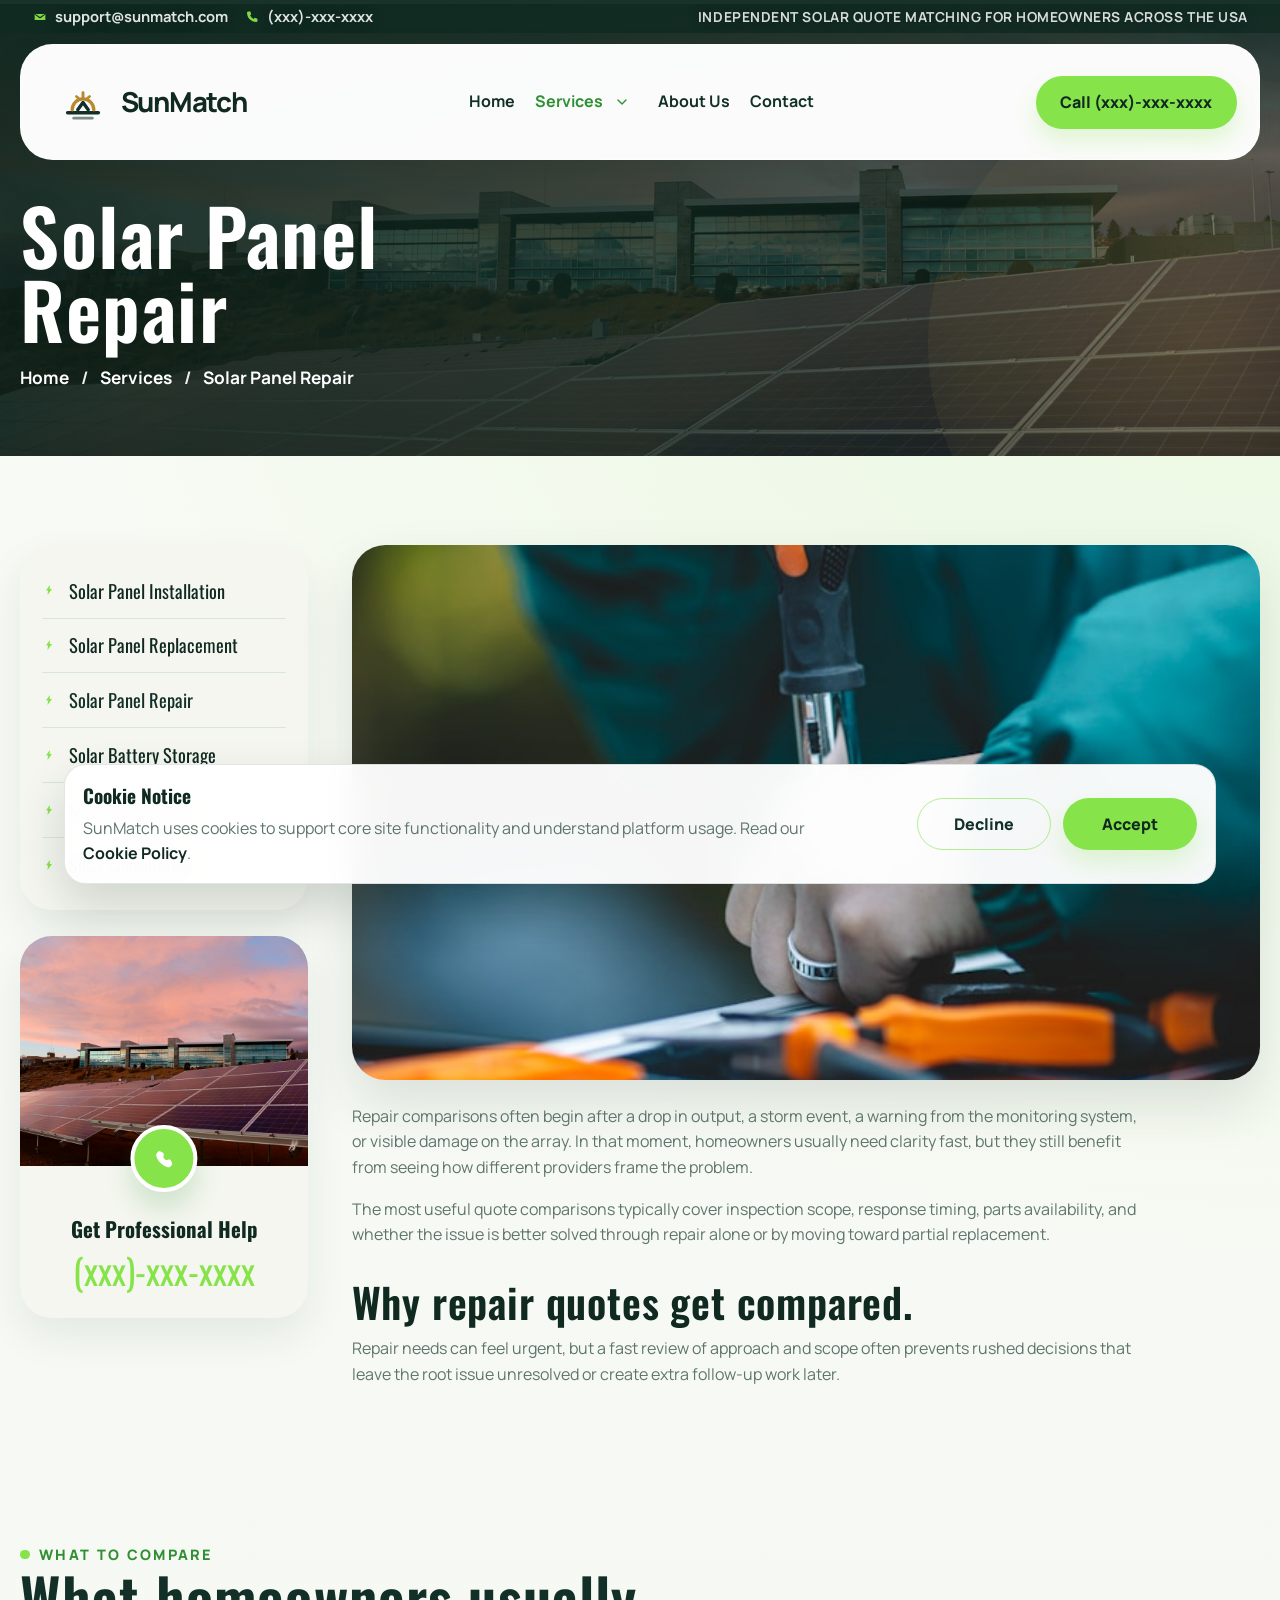
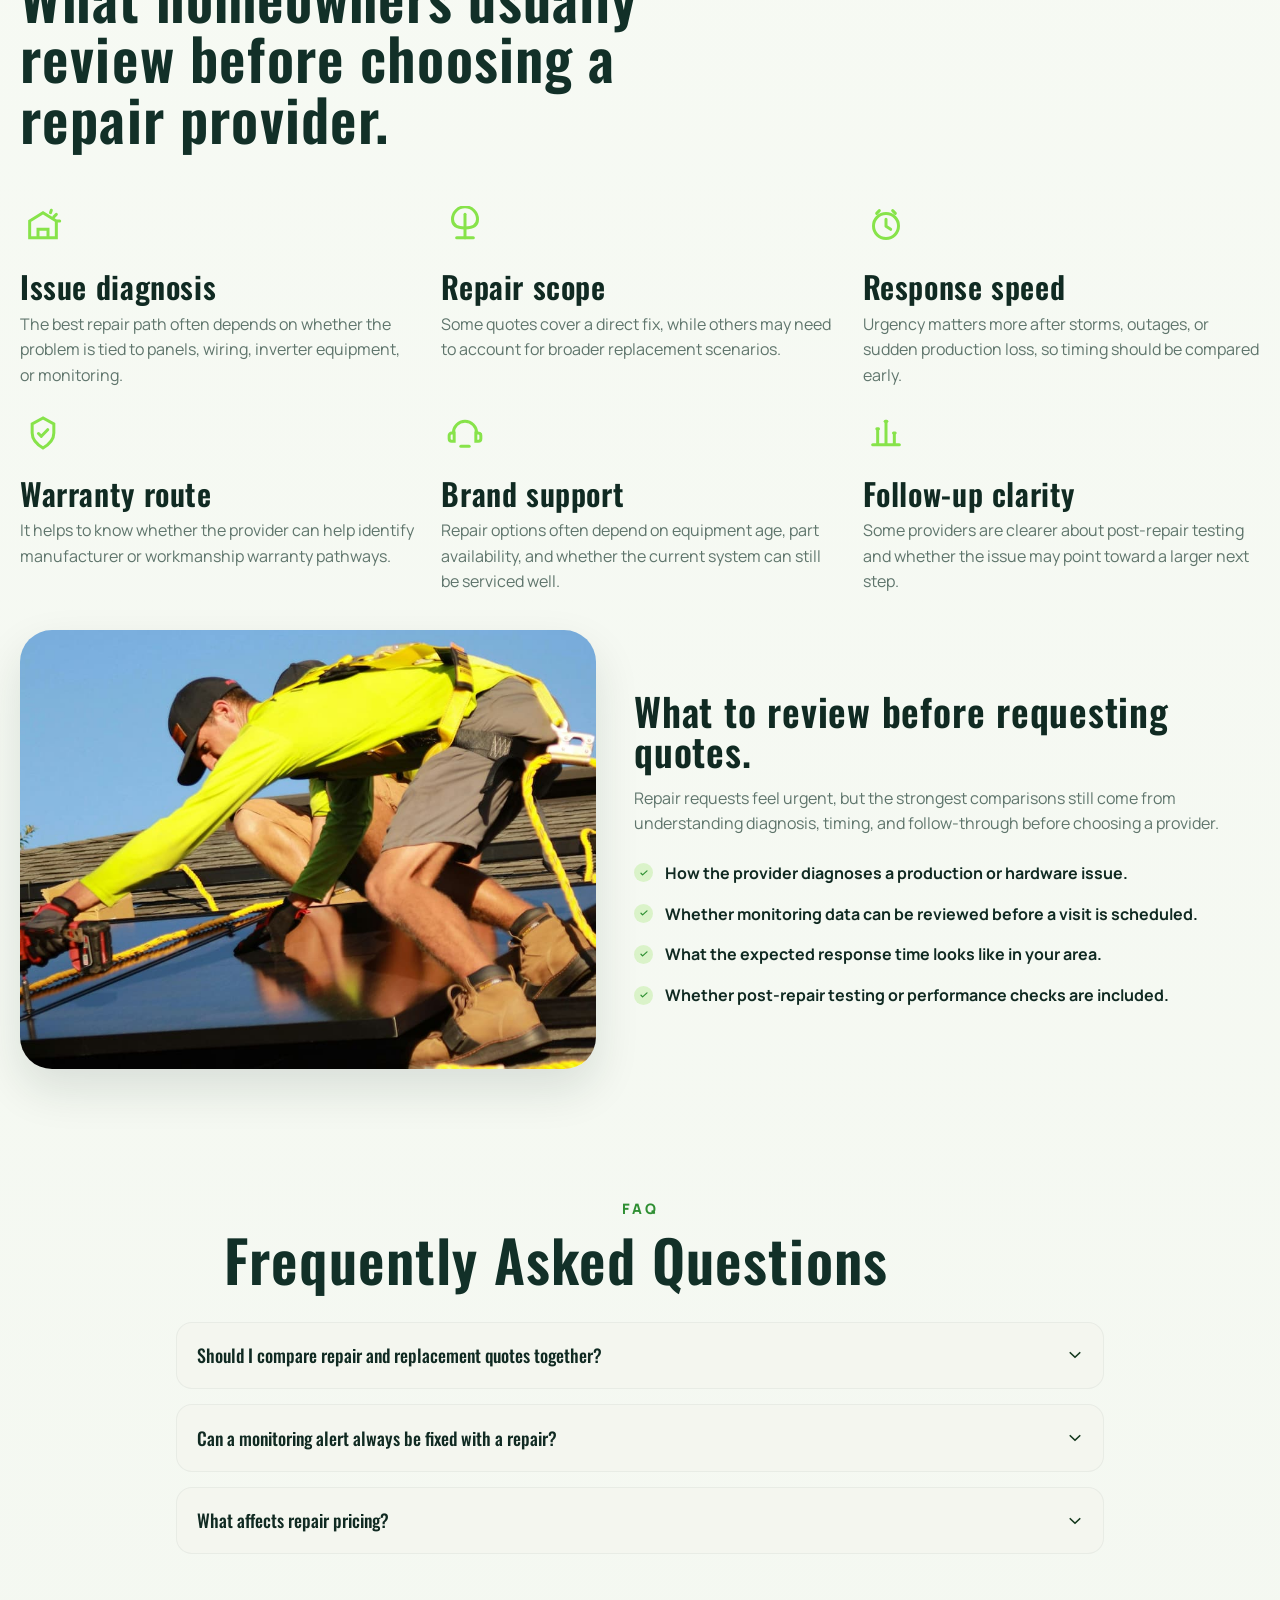
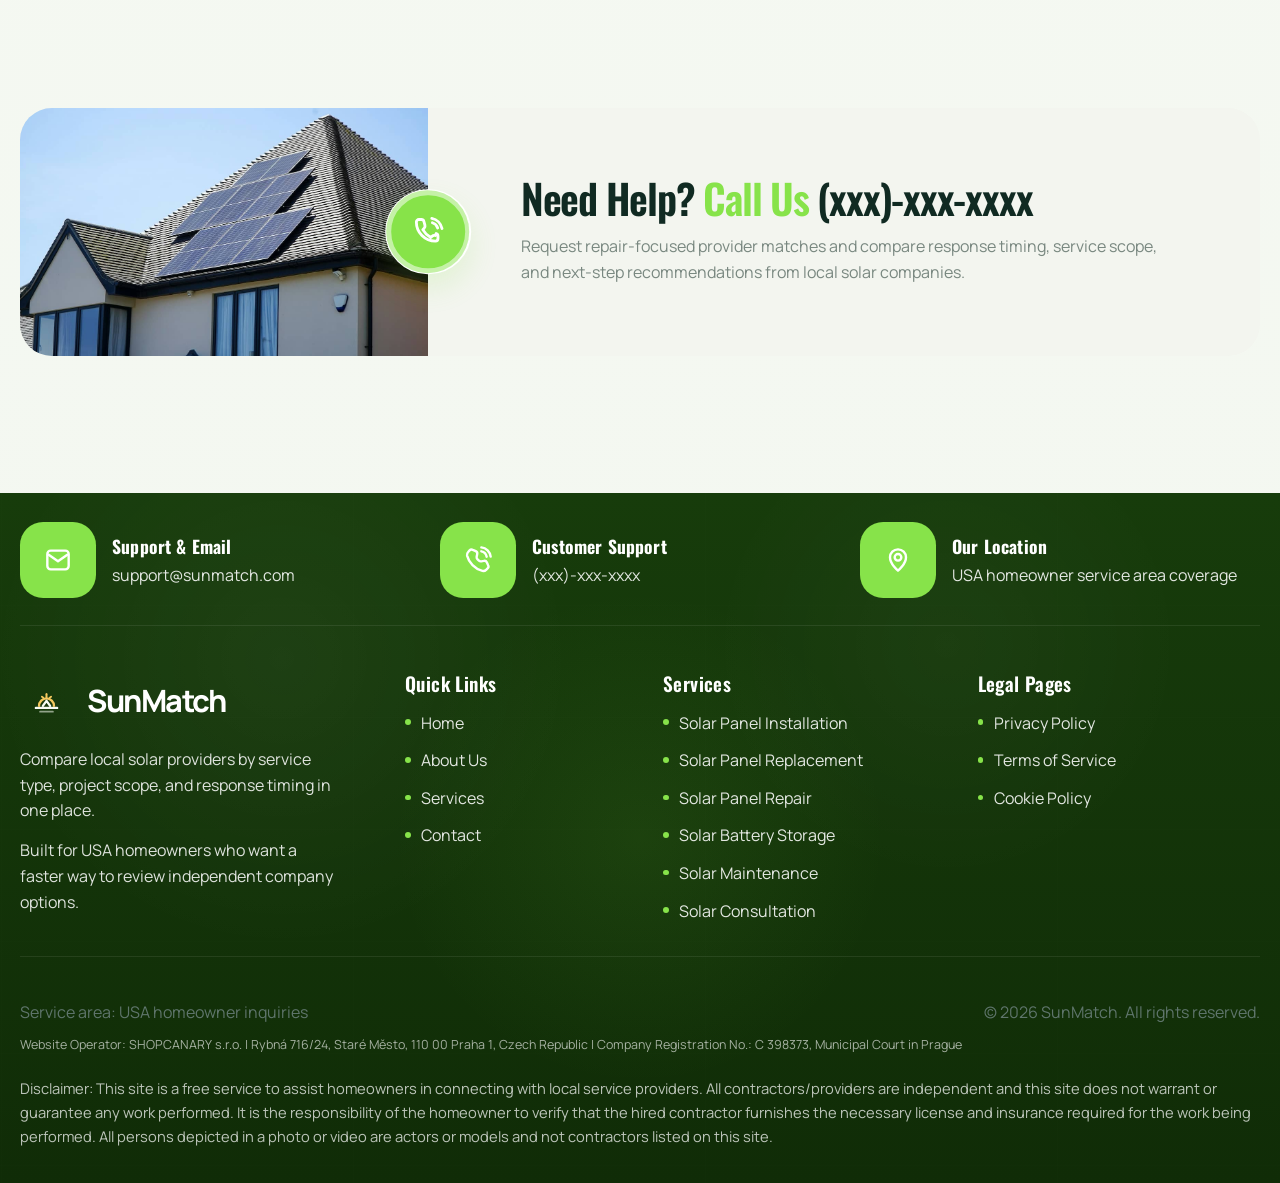
<file: solar-panel-repair.html>
<!DOCTYPE html>
<html lang="en">
  <head>
    <meta charset="UTF-8" />
    <meta name="viewport" content="width=device-width, initial-scale=1.0" />
    <meta
      name="description"
      content="Compare local solar repair companies for diagnostics, damaged components, and reduced system performance."
    />
    <title>Solar Panel Repair | SunMatch</title>
    <link rel="icon" type="image/svg+xml" href="favicon.svg" />
    <link rel="stylesheet" href="css/style.css" />
    <script type="module" src="js/main.js"></script>
  </head>
  <body data-page="service" data-service-name="Solar Panel Repair" class="service--repair">
    <a class="skip-link" href="#main-content">Skip to content</a>

    <header class="site-header">
      <div class="topbar">
        <div class="container topbar__inner">
          <div class="topbar__contact">
            <a href="mailto:support@sunmatch.com">support@sunmatch.com</a>
            <a href="tel:xxx-xxx-xxxx">(xxx)-xxx-xxxx</a>
          </div>
          <p>Independent solar quote matching for homeowners across the USA</p>
        </div>
      </div>
      <div class="container">
        <div class="nav-shell">
          <a class="brand" href="index.html" aria-label="SunMatch home">
            <span class="brand__mark" aria-hidden="true">
              <svg width="28" height="28" viewBox="0 0 24 24" fill="none" aria-hidden="true">
                <path d="M13.6 2L6.7 13h4.5l-1.1 9L17.3 11h-4.4L13.6 2Z" fill="currentColor" />
              </svg>
            </span>
            <span>SunMatch</span>
          </a>
          <div class="header-actions">
            <a class="icon-button icon-button--phone" href="tel:xxx-xxx-xxxx" aria-label="Call SunMatch">
              <svg width="20" height="20" viewBox="0 0 24 24" fill="none" aria-hidden="true">
                <path
                  d="M6.4 3.8h3.1l1.3 4.1-1.7 1.7a16.6 16.6 0 0 0 5.3 5.3l1.7-1.7 4.1 1.3v3.1a1.8 1.8 0 0 1-1.9 1.8C10.5 19.4 4.6 13.5 4.6 6.1a1.8 1.8 0 0 1 1.8-2.3Z"
                  fill="currentColor"
                />
              </svg>
            </a>
            <button
              class="menu-toggle"
              type="button"
              data-menu-toggle
              aria-controls="site-navigation"
              aria-expanded="false"
              aria-label="Open menu"
            >
              <svg width="20" height="20" viewBox="0 0 24 24" fill="none" aria-hidden="true">
                <path d="M4 7h16M4 12h16M4 17h16" stroke="currentColor" stroke-width="2" stroke-linecap="round" />
              </svg>
            </button>
          </div>
          <nav class="site-nav" id="site-navigation" aria-label="Primary">
            <ul>
              <li><a href="index.html">Home</a></li>
              <li class="site-nav__item site-nav__item--has-submenu">
                <div class="site-nav__parent">
                  <a href="services.html" aria-current="page">Services</a>
                  <button class="site-nav__submenu-toggle" type="button" aria-expanded="false" aria-label="Open service links">
                    <svg width="16" height="16" viewBox="0 0 24 24" fill="none" aria-hidden="true">
                      <path d="m6 9 6 6 6-6" stroke="currentColor" stroke-width="2" stroke-linecap="round" stroke-linejoin="round" />
                    </svg>
                  </button>
                </div>
                <ul class="site-nav__submenu" aria-label="Service links">
                  <li><a href="solar-panel-installation.html">Solar Panel Installation</a></li>
                  <li><a href="solar-panel-replacement.html">Solar Panel Replacement</a></li>
                  <li><a href="solar-panel-repair.html" aria-current="page">Solar Panel Repair</a></li>
                  <li><a href="solar-battery-storage.html">Solar Battery Storage</a></li>
                  <li><a href="solar-maintenance.html">Solar Maintenance</a></li>
                  <li><a href="solar-consultation.html">Solar Consultation</a></li>
                </ul>
              </li>
              <li><a href="about.html">About Us</a></li>
              <li><a href="contact.html">Contact</a></li>
            </ul>
          </nav>
          <a class="btn btn--accent desktop-call" href="tel:xxx-xxx-xxxx">Call (xxx)-xxx-xxxx</a>
        </div>
      </div>
    </header>

    <main id="main-content" class="page-shell">
      <section class="page-hero">
        <div class="container page-hero__inner">
          <h1>Solar Panel Repair</h1>
          <nav class="page-hero__breadcrumbs" aria-label="Breadcrumb">
            <a href="index.html">Home</a>
            <span aria-hidden="true">/</span>
            <a href="services.html">Services</a>
            <span aria-hidden="true">/</span>
            <span aria-current="page">Solar Panel Repair</span>
          </nav>
        </div>
      </section>

      <section class="section">
        <div class="container service-intro">
          <aside class="service-intro__aside">
            <nav class="service-intro__menu" aria-label="Service categories">
              <ul>
                <li><a href="solar-panel-installation.html">Solar Panel Installation</a></li>
                <li><a href="solar-panel-replacement.html">Solar Panel Replacement</a></li>
                <li><a href="solar-panel-repair.html" aria-current="page">Solar Panel Repair</a></li>
                <li><a href="solar-battery-storage.html">Solar Battery Storage</a></li>
                <li><a href="solar-maintenance.html">Solar Maintenance</a></li>
                <li><a href="solar-consultation.html">Solar Consultation</a></li>
              </ul>
            </nav>
            <article class="service-intro__contact">
              <figure class="service-intro__contact-image">
                <img src="image/services/services-banner.jpg" alt="" loading="lazy" />
              </figure>
              <a class="service-intro__contact-badge" href="tel:xxx-xxx-xxxx" aria-label="Call SunMatch">
                <svg width="24" height="24" viewBox="0 0 24 24" fill="none" aria-hidden="true">
                  <path d="M5.7 4.8a2 2 0 0 1 2.4-.4l2.2 1a2 2 0 0 1 1.1 2.3l-.4 1.8a2 2 0 0 0 .5 1.8l1.2 1.2a2 2 0 0 0 1.8.5l1.8-.4a2 2 0 0 1 2.3 1.1l1 2.2a2 2 0 0 1-.4 2.4l-1.1 1.1a3 3 0 0 1-2.8.8c-2.7-.7-5.2-2.2-7.4-4.4S4.5 11.4 3.8 8.7A3 3 0 0 1 4.6 6l1.1-1.2Z" fill="currentColor"></path>
                </svg>
              </a>
              <div class="service-intro__contact-body">
                <strong>Get Professional Help</strong>
                <a href="tel:xxx-xxx-xxxx">(xxx)-xxx-xxxx</a>
              </div>
            </article>
          </aside>
          <div class="service-intro__main">
            <figure class="service-intro__main-image">
              <img src="image/services/repair.jpg" alt="" loading="lazy" />
            </figure>
            <div class="service-intro__content">
              <p>
                Repair comparisons often begin after a drop in output, a storm event, a warning from the monitoring
                system, or visible damage on the array. In that moment, homeowners usually need clarity fast, but they
                still benefit from seeing how different providers frame the problem.
              </p>
              <p>
                The most useful quote comparisons typically cover inspection scope, response timing, parts availability,
                and whether the issue is better solved through repair alone or by moving toward partial replacement.
              </p>
              <h2>Why repair quotes get compared.</h2>
              <p>
                Repair needs can feel urgent, but a fast review of approach and scope often prevents rushed decisions
                that leave the root issue unresolved or create extra follow-up work later.
              </p>
            </div>
          </div>
        </div>
      </section>

      <section class="section section--tight">
        <div class="container service-compare">
          <div class="service-compare__header">
            <span class="eyebrow">What To Compare</span>
            <h2 class="section-heading">What homeowners usually review before choosing a repair provider.</h2>
          </div>
          <div class="service-compare__grid">
            <article class="service-compare-card service-compare-card--fit">
              <h3>Issue diagnosis</h3>
              <p>The best repair path often depends on whether the problem is tied to panels, wiring, inverter equipment, or monitoring.</p>
            </article>
            <article class="service-compare-card service-compare-card--scope">
              <h3>Repair scope</h3>
              <p>Some quotes cover a direct fix, while others may need to account for broader replacement scenarios.</p>
            </article>
            <article class="service-compare-card service-compare-card--timing">
              <h3>Response speed</h3>
              <p>Urgency matters more after storms, outages, or sudden production loss, so timing should be compared early.</p>
            </article>
            <article class="service-compare-card service-compare-card--value">
              <h3>Warranty route</h3>
              <p>It helps to know whether the provider can help identify manufacturer or workmanship warranty pathways.</p>
            </article>
            <article class="service-compare-card service-compare-card--support">
              <h3>Brand support</h3>
              <p>Repair options often depend on equipment age, part availability, and whether the current system can still be serviced well.</p>
            </article>
            <article class="service-compare-card service-compare-card--planning">
              <h3>Follow-up clarity</h3>
              <p>Some providers are clearer about post-repair testing and whether the issue may point toward a larger next step.</p>
            </article>
          </div>
          <div class="service-compare__detail">
            <figure class="service-compare__image">
              <img src="image/services/repair-second.jpg" alt="" loading="lazy" />
            </figure>
            <div class="service-compare__body">
              <h3>What to review before requesting quotes.</h3>
              <p>Repair requests feel urgent, but the strongest comparisons still come from understanding diagnosis, timing, and follow-through before choosing a provider.</p>
              <ul class="service-compare__list">
                <li>How the provider diagnoses a production or hardware issue.</li>
                <li>Whether monitoring data can be reviewed before a visit is scheduled.</li>
                <li>What the expected response time looks like in your area.</li>
                <li>Whether post-repair testing or performance checks are included.</li>
              </ul>
            </div>
          </div>
        </div>
      </section>

      <section class="section section--tight service-faq-section">
        <div class="container">
          <span class="eyebrow">FAQ</span>
          <h2 class="section-heading">Frequently Asked Questions</h2>
          <div class="faq-list">
            <article class="faq-item">
              <button type="button" aria-expanded="false">
                <span>Should I compare repair and replacement quotes together?</span>
                <span data-faq-icon>+</span>
              </button>
              <div class="faq-item__panel"><div><p>That can be a smart approach when the system issue is severe or the equipment is older, because the best path is not always obvious upfront.</p></div></div>
            </article>
            <article class="faq-item">
              <button type="button" aria-expanded="false">
                <span>Can a monitoring alert always be fixed with a repair?</span>
                <span data-faq-icon>+</span>
              </button>
              <div class="faq-item__panel"><div><p>Not always. Some alerts point to communication settings, while others reveal equipment failure, roof damage, or broader system issues.</p></div></div>
            </article>
            <article class="faq-item">
              <button type="button" aria-expanded="false">
                <span>What affects repair pricing?</span>
                <span data-faq-icon>+</span>
              </button>
              <div class="faq-item__panel"><div><p>Travel, diagnostics, roof access, replacement parts, system age, and whether warranty support applies can all affect pricing.</p></div></div>
            </article>
          </div>
        </div>
      </section>

      <section class="section">
        <div class="container">
          <div class="home-cta services-cta">
            <div class="home-cta__media">
              <img src="image/services-page/cta-services.jpg" alt="Solar service support visual" loading="lazy" />
            </div>

            <a class="home-cta__badge" href="tel:xxx-xxx-xxxx" aria-label="Call SunMatch at (xxx)-xxx-xxxx">
              <svg width="36" height="36" viewBox="0 0 24 24" fill="none">
                <path d="M16.7 14.2c-.7-.2-1.6 0-2.1.5l-.9.9a14.4 14.4 0 0 1-5.3-5.3l.9-.9c.5-.5.7-1.4.5-2.1L9.1 4.7C8.9 4 8.2 3.5 7.5 3.5H5.8c-.9 0-1.7.7-1.7 1.7 0 7 5.7 12.7 12.7 12.7.9 0 1.7-.7 1.7-1.7v-1.7c0-.7-.5-1.4-1.2-1.6Z" stroke="currentColor" stroke-width="1.9" stroke-linecap="round" stroke-linejoin="round"/>
                <path d="M14.8 5.7a5.2 5.2 0 0 1 3.5 3.5M14.4 2.8a8.5 8.5 0 0 1 6.8 6.8" stroke="currentColor" stroke-width="1.9" stroke-linecap="round"/>
              </svg>
            </a>

            <div class="home-cta__content">
              <h2 class="home-cta__title">
                <span class="home-cta__title-lead">Need Help?</span>
                <span class="home-cta__title-accent">Call Us</span>
                <a class="home-cta__phone" href="tel:xxx-xxx-xxxx">(xxx)-xxx-xxxx</a>
              </h2>
              <p>
                Request repair-focused provider matches and compare response timing, service scope, and next-step
                recommendations from local solar companies.
              </p>
            </div>
          </div>
        </div>
      </section>
    </main>

    <footer class="site-footer">
      <div class="container">
        <div class="footer-topbar">
          <section class="footer-contact-item" aria-label="Support email">
            <div class="footer-contact-item__icon" aria-hidden="true">
              <svg width="28" height="28" viewBox="0 0 24 24" fill="none">
                <path d="M4 7.5A2.5 2.5 0 0 1 6.5 5h11A2.5 2.5 0 0 1 20 7.5v9A2.5 2.5 0 0 1 17.5 19h-11A2.5 2.5 0 0 1 4 16.5v-9Z" stroke="currentColor" stroke-width="1.8"></path>
                <path d="m5 8 7 5 7-5" stroke="currentColor" stroke-width="1.8" stroke-linecap="round" stroke-linejoin="round"></path>
              </svg>
            </div>
            <div>
              <strong>Support &amp; Email</strong>
              <a href="mailto:support@sunmatch.com">support@sunmatch.com</a>
            </div>
          </section>
          <section class="footer-contact-item" aria-label="Customer support phone">
            <div class="footer-contact-item__icon" aria-hidden="true">
              <svg width="28" height="28" viewBox="0 0 24 24" fill="none">
                <path d="M5.7 4.8a2 2 0 0 1 2.4-.4l2.2 1a2 2 0 0 1 1.1 2.3l-.4 1.8a2 2 0 0 0 .5 1.8l1.2 1.2a2 2 0 0 0 1.8.5l1.8-.4a2 2 0 0 1 2.3 1.1l1 2.2a2 2 0 0 1-.4 2.4l-1.1 1.1a3 3 0 0 1-2.8.8c-2.7-.7-5.2-2.2-7.4-4.4S4.5 11.4 3.8 8.7A3 3 0 0 1 4.6 6l1.1-1.2Z" stroke="currentColor" stroke-width="1.8" stroke-linejoin="round"></path>
                <path d="M14.5 5.5a5 5 0 0 1 4 4" stroke="currentColor" stroke-width="1.8" stroke-linecap="round"></path>
                <path d="M14.5 2.5a8 8 0 0 1 7 7" stroke="currentColor" stroke-width="1.8" stroke-linecap="round"></path>
              </svg>
            </div>
            <div>
              <strong>Customer Support</strong>
              <a href="tel:xxx-xxx-xxxx">(xxx)-xxx-xxxx</a>
            </div>
          </section>
          <section class="footer-contact-item" aria-label="Service area">
            <div class="footer-contact-item__icon" aria-hidden="true">
              <svg width="28" height="28" viewBox="0 0 24 24" fill="none">
                <path d="M12 20s6-4.8 6-10a6 6 0 1 0-12 0c0 5.2 6 10 6 10Z" stroke="currentColor" stroke-width="1.8" stroke-linejoin="round"></path>
                <circle cx="12" cy="10" r="2.5" stroke="currentColor" stroke-width="1.8"></circle>
              </svg>
            </div>
            <div>
              <strong>Our Location</strong>
              <p>USA homeowner service area coverage</p>
            </div>
          </section>
        </div>
        <div class="footer-main">
          <section class="footer-brand">
            <a class="footer-brand__mark" href="index.html" aria-label="SunMatch home">
              <span class="footer-brand__mark-icon" aria-hidden="true">
                <svg width="28" height="28" viewBox="0 0 24 24" fill="none">
                  <path d="M13.5 2 6 13h4l-1 9L18 10h-4.5l0-8Z" fill="currentColor"></path>
                </svg>
              </span>
              <span>SunMatch</span>
            </a>
            <p>Compare local solar providers by service type, project scope, and response timing in one place.</p>
            <p>Built for USA homeowners who want a faster way to review independent company options.</p>
          </section>
          <nav class="footer-links" aria-label="Quick links">
            <h4>Quick Links</h4>
            <ul>
              <li><a href="index.html">Home</a></li>
              <li><a href="about.html">About Us</a></li>
              <li><a href="services.html">Services</a></li>
              <li><a href="contact.html">Contact</a></li>
            </ul>
          </nav>
          <nav class="footer-links" aria-label="Footer services">
            <h4>Services</h4>
            <ul>
              <li><a href="solar-panel-installation.html">Solar Panel Installation</a></li>
              <li><a href="solar-panel-replacement.html">Solar Panel Replacement</a></li>
              <li><a href="solar-panel-repair.html">Solar Panel Repair</a></li>
              <li><a href="solar-battery-storage.html">Solar Battery Storage</a></li>
              <li><a href="solar-maintenance.html">Solar Maintenance</a></li>
              <li><a href="solar-consultation.html">Solar Consultation</a></li>
            </ul>
          </nav>
          <nav class="footer-links" aria-label="Legal pages">
            <h4>Legal Pages</h4>
            <ul>
              <li><a href="privacy-policy.html">Privacy Policy</a></li>
              <li><a href="terms-of-service.html">Terms of Service</a></li>
              <li><a href="cookie-policy.html">Cookie Policy</a></li>
            </ul>
          </nav>
        </div>
        <div class="footer-meta">
          <p>Service area: USA homeowner inquiries</p>
          <p>&copy; <span data-year></span> SunMatch. All rights reserved.</p>
        </div>
        <p class="footer-operator">Website Operator: SHOPCANARY s.r.o. | Rybná 716/24, Staré Město, 110 00 Praha 1, Czech Republic | Company Registration No.: C 398373, Municipal Court in Prague</p>
        <p class="site-disclaimer" id="site-disclaimer">
          Disclaimer: This site is a free service to assist homeowners in connecting with local service providers. All
          contractors/providers are independent and this site does not warrant or guarantee any work performed. It is
          the responsibility of the homeowner to verify that the hired contractor furnishes the necessary license and
          insurance required for the work being performed. All persons depicted in a photo or video are actors or
          models and not contractors listed on this site.
        </p>
      </div>
    </footer>
  </body>
</html>
</file>
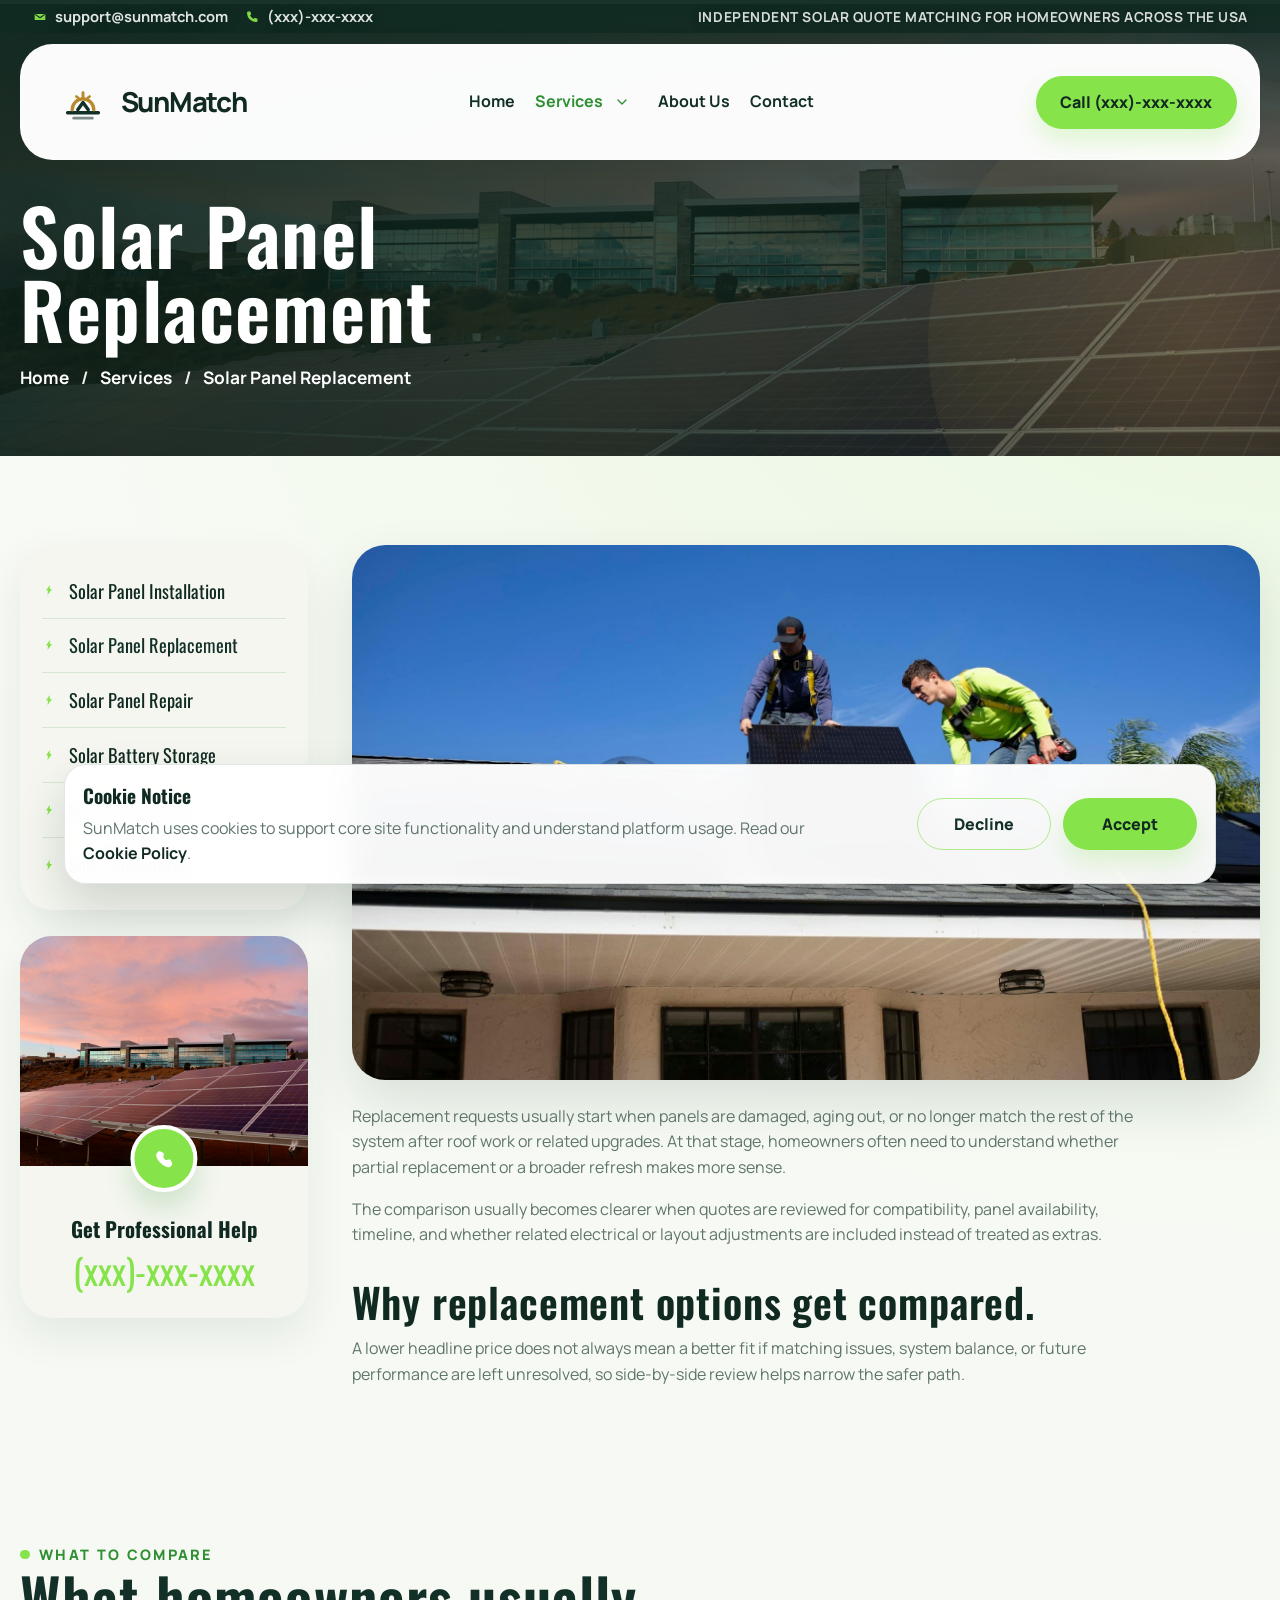
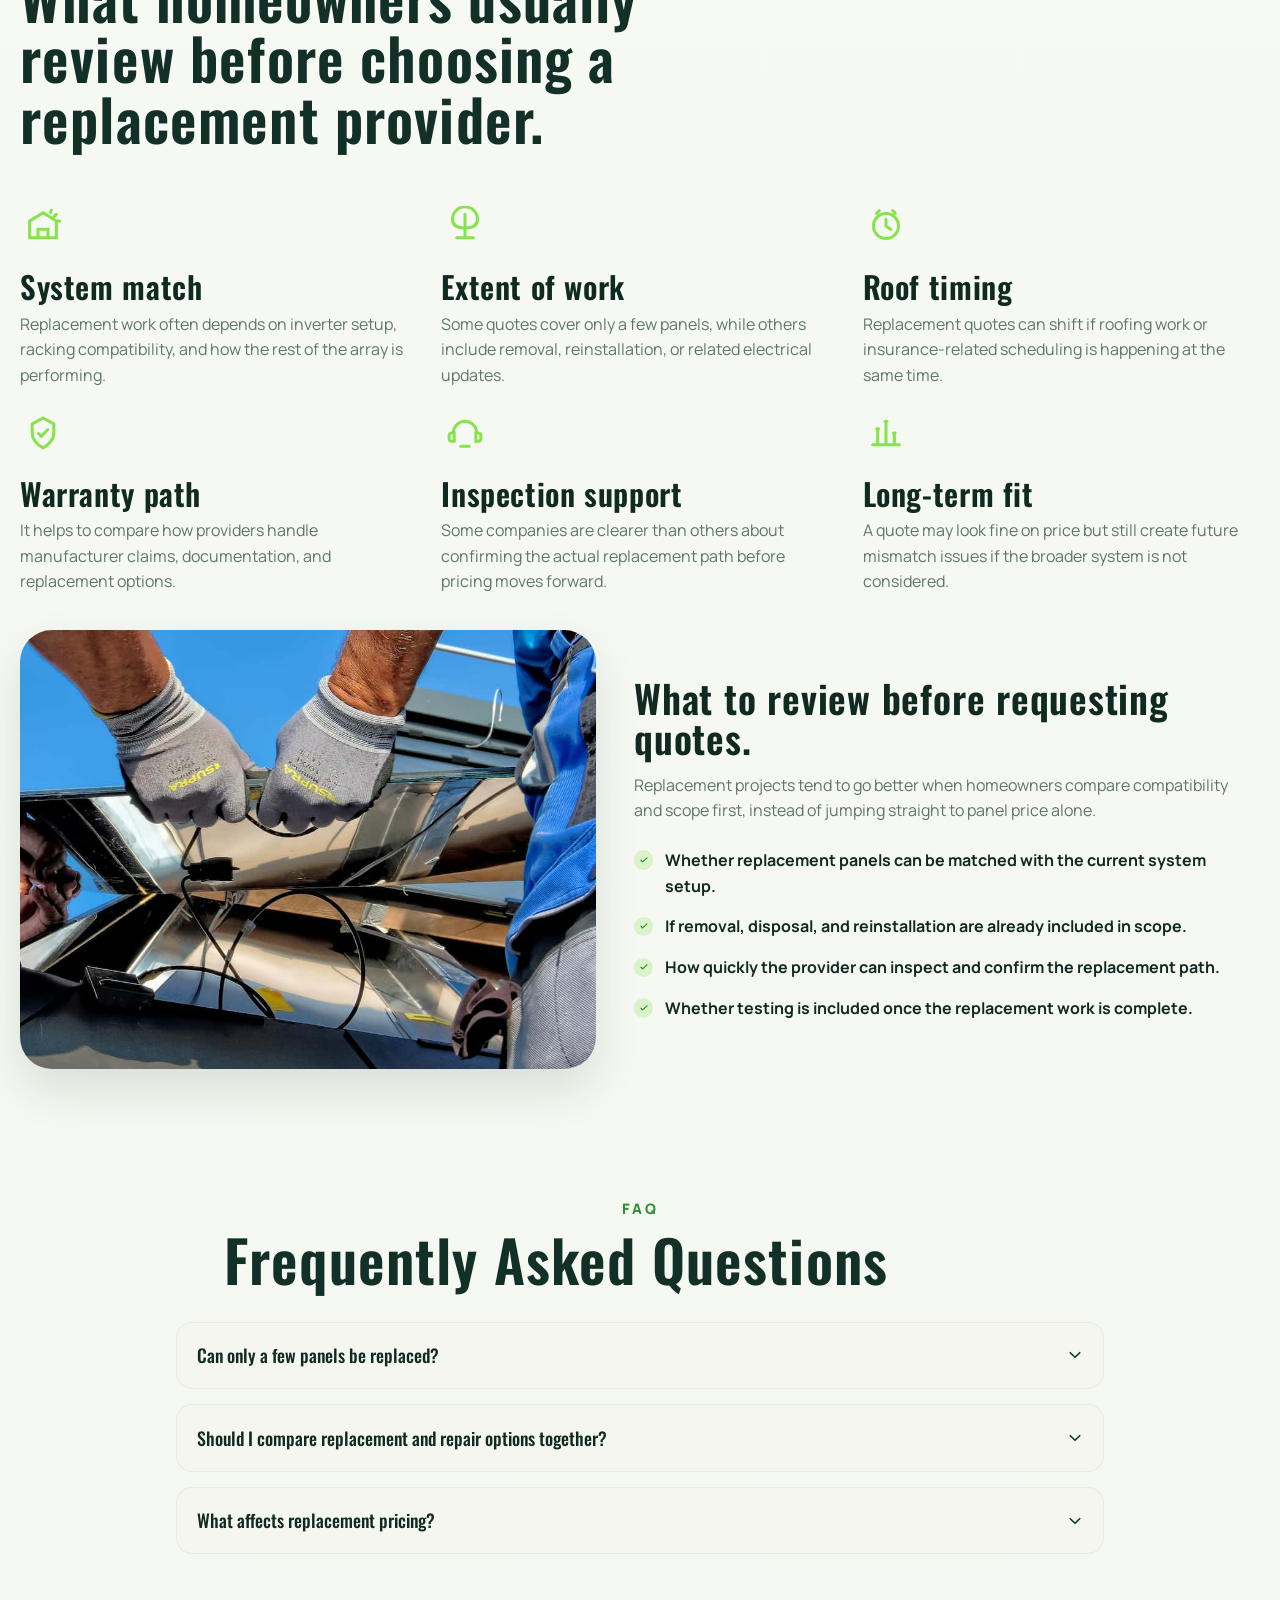
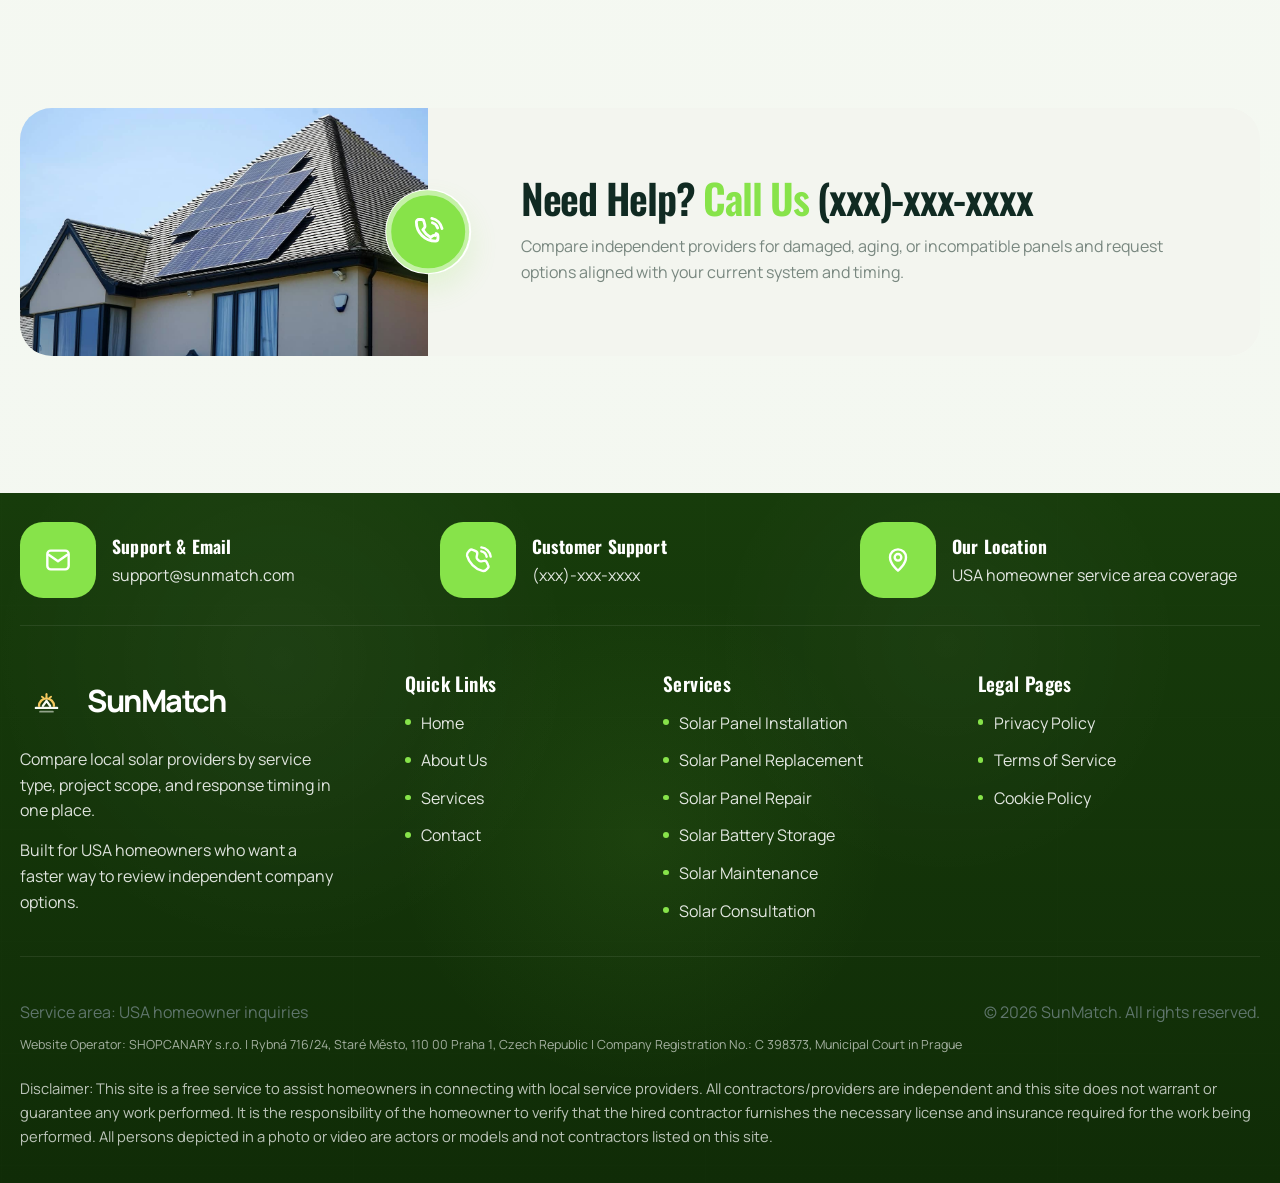
<file: solar-panel-replacement.html>
<!DOCTYPE html>
<html lang="en">
  <head>
    <meta charset="UTF-8" />
    <meta name="viewport" content="width=device-width, initial-scale=1.0" />
    <meta
      name="description"
      content="Compare solar panel replacement companies and request quotes for aging, damaged, or incompatible equipment."
    />
    <title>Solar Panel Replacement | SunMatch</title>
    <link rel="icon" type="image/svg+xml" href="favicon.svg" />
    <link rel="stylesheet" href="css/style.css" />
    <script type="module" src="js/main.js"></script>
  </head>
  <body data-page="service" data-service-name="Solar Panel Replacement" class="service--replacement">
    <a class="skip-link" href="#main-content">Skip to content</a>

    <header class="site-header">
      <div class="topbar">
        <div class="container topbar__inner">
          <div class="topbar__contact">
            <a href="mailto:support@sunmatch.com">support@sunmatch.com</a>
            <a href="tel:xxx-xxx-xxxx">(xxx)-xxx-xxxx</a>
          </div>
          <p>Independent solar quote matching for homeowners across the USA</p>
        </div>
      </div>
      <div class="container">
        <div class="nav-shell">
          <a class="brand" href="index.html" aria-label="SunMatch home">
            <span class="brand__mark" aria-hidden="true">
              <svg width="28" height="28" viewBox="0 0 24 24" fill="none" aria-hidden="true">
                <path d="M13.6 2L6.7 13h4.5l-1.1 9L17.3 11h-4.4L13.6 2Z" fill="currentColor" />
              </svg>
            </span>
            <span>SunMatch</span>
          </a>
          <div class="header-actions">
            <a class="icon-button icon-button--phone" href="tel:xxx-xxx-xxxx" aria-label="Call SunMatch">
              <svg width="20" height="20" viewBox="0 0 24 24" fill="none" aria-hidden="true">
                <path
                  d="M6.4 3.8h3.1l1.3 4.1-1.7 1.7a16.6 16.6 0 0 0 5.3 5.3l1.7-1.7 4.1 1.3v3.1a1.8 1.8 0 0 1-1.9 1.8C10.5 19.4 4.6 13.5 4.6 6.1a1.8 1.8 0 0 1 1.8-2.3Z"
                  fill="currentColor"
                />
              </svg>
            </a>
            <button
              class="menu-toggle"
              type="button"
              data-menu-toggle
              aria-controls="site-navigation"
              aria-expanded="false"
              aria-label="Open menu"
            >
              <svg width="20" height="20" viewBox="0 0 24 24" fill="none" aria-hidden="true">
                <path d="M4 7h16M4 12h16M4 17h16" stroke="currentColor" stroke-width="2" stroke-linecap="round" />
              </svg>
            </button>
          </div>
          <nav class="site-nav" id="site-navigation" aria-label="Primary">
            <ul>
              <li><a href="index.html">Home</a></li>
              <li class="site-nav__item site-nav__item--has-submenu">
                <div class="site-nav__parent">
                  <a href="services.html" aria-current="page">Services</a>
                  <button class="site-nav__submenu-toggle" type="button" aria-expanded="false" aria-label="Open service links">
                    <svg width="16" height="16" viewBox="0 0 24 24" fill="none" aria-hidden="true">
                      <path d="m6 9 6 6 6-6" stroke="currentColor" stroke-width="2" stroke-linecap="round" stroke-linejoin="round" />
                    </svg>
                  </button>
                </div>
                <ul class="site-nav__submenu" aria-label="Service links">
                  <li><a href="solar-panel-installation.html">Solar Panel Installation</a></li>
                  <li><a href="solar-panel-replacement.html" aria-current="page">Solar Panel Replacement</a></li>
                  <li><a href="solar-panel-repair.html">Solar Panel Repair</a></li>
                  <li><a href="solar-battery-storage.html">Solar Battery Storage</a></li>
                  <li><a href="solar-maintenance.html">Solar Maintenance</a></li>
                  <li><a href="solar-consultation.html">Solar Consultation</a></li>
                </ul>
              </li>
              <li><a href="about.html">About Us</a></li>
              <li><a href="contact.html">Contact</a></li>
            </ul>
          </nav>
          <a class="btn btn--accent desktop-call" href="tel:xxx-xxx-xxxx">Call (xxx)-xxx-xxxx</a>
        </div>
      </div>
    </header>

    <main id="main-content" class="page-shell">
      <section class="page-hero">
        <div class="container page-hero__inner">
          <h1>Solar Panel Replacement</h1>
          <nav class="page-hero__breadcrumbs" aria-label="Breadcrumb">
            <a href="index.html">Home</a>
            <span aria-hidden="true">/</span>
            <a href="services.html">Services</a>
            <span aria-hidden="true">/</span>
            <span aria-current="page">Solar Panel Replacement</span>
          </nav>
        </div>
      </section>

      <section class="section">
        <div class="container service-intro">
          <aside class="service-intro__aside">
            <nav class="service-intro__menu" aria-label="Service categories">
              <ul>
                <li><a href="solar-panel-installation.html">Solar Panel Installation</a></li>
                <li><a href="solar-panel-replacement.html" aria-current="page">Solar Panel Replacement</a></li>
                <li><a href="solar-panel-repair.html">Solar Panel Repair</a></li>
                <li><a href="solar-battery-storage.html">Solar Battery Storage</a></li>
                <li><a href="solar-maintenance.html">Solar Maintenance</a></li>
                <li><a href="solar-consultation.html">Solar Consultation</a></li>
              </ul>
            </nav>
            <article class="service-intro__contact">
              <figure class="service-intro__contact-image">
                <img src="image/services/services-banner.jpg" alt="" loading="lazy" />
              </figure>
              <a class="service-intro__contact-badge" href="tel:xxx-xxx-xxxx" aria-label="Call SunMatch">
                <svg width="24" height="24" viewBox="0 0 24 24" fill="none" aria-hidden="true">
                  <path d="M5.7 4.8a2 2 0 0 1 2.4-.4l2.2 1a2 2 0 0 1 1.1 2.3l-.4 1.8a2 2 0 0 0 .5 1.8l1.2 1.2a2 2 0 0 0 1.8.5l1.8-.4a2 2 0 0 1 2.3 1.1l1 2.2a2 2 0 0 1-.4 2.4l-1.1 1.1a3 3 0 0 1-2.8.8c-2.7-.7-5.2-2.2-7.4-4.4S4.5 11.4 3.8 8.7A3 3 0 0 1 4.6 6l1.1-1.2Z" fill="currentColor"></path>
                </svg>
              </a>
              <div class="service-intro__contact-body">
                <strong>Get Professional Help</strong>
                <a href="tel:xxx-xxx-xxxx">(xxx)-xxx-xxxx</a>
              </div>
            </article>
          </aside>
          <div class="service-intro__main">
            <figure class="service-intro__main-image">
              <img src="image/services/replacement.jpg" alt="" loading="lazy" />
            </figure>
            <div class="service-intro__content">
              <p>
                Replacement requests usually start when panels are damaged, aging out, or no longer match the rest of
                the system after roof work or related upgrades. At that stage, homeowners often need to understand
                whether partial replacement or a broader refresh makes more sense.
              </p>
              <p>
                The comparison usually becomes clearer when quotes are reviewed for compatibility, panel availability,
                timeline, and whether related electrical or layout adjustments are included instead of treated as extras.
              </p>
              <h2>Why replacement options get compared.</h2>
              <p>
                A lower headline price does not always mean a better fit if matching issues, system balance, or future
                performance are left unresolved, so side-by-side review helps narrow the safer path.
              </p>
            </div>
          </div>
        </div>
      </section>

      <section class="section section--tight">
        <div class="container service-compare">
          <div class="service-compare__header">
            <span class="eyebrow">What To Compare</span>
            <h2 class="section-heading">What homeowners usually review before choosing a replacement provider.</h2>
          </div>
          <div class="service-compare__grid">
            <article class="service-compare-card service-compare-card--fit">
              <h3>System match</h3>
              <p>Replacement work often depends on inverter setup, racking compatibility, and how the rest of the array is performing.</p>
            </article>
            <article class="service-compare-card service-compare-card--scope">
              <h3>Extent of work</h3>
              <p>Some quotes cover only a few panels, while others include removal, reinstallation, or related electrical updates.</p>
            </article>
            <article class="service-compare-card service-compare-card--timing">
              <h3>Roof timing</h3>
              <p>Replacement quotes can shift if roofing work or insurance-related scheduling is happening at the same time.</p>
            </article>
            <article class="service-compare-card service-compare-card--value">
              <h3>Warranty path</h3>
              <p>It helps to compare how providers handle manufacturer claims, documentation, and replacement options.</p>
            </article>
            <article class="service-compare-card service-compare-card--support">
              <h3>Inspection support</h3>
              <p>Some companies are clearer than others about confirming the actual replacement path before pricing moves forward.</p>
            </article>
            <article class="service-compare-card service-compare-card--planning">
              <h3>Long-term fit</h3>
              <p>A quote may look fine on price but still create future mismatch issues if the broader system is not considered.</p>
            </article>
          </div>
          <div class="service-compare__detail">
            <figure class="service-compare__image">
              <img src="image/services/replacement-second.jpg" alt="" loading="lazy" />
            </figure>
            <div class="service-compare__body">
              <h3>What to review before requesting quotes.</h3>
              <p>Replacement projects tend to go better when homeowners compare compatibility and scope first, instead of jumping straight to panel price alone.</p>
              <ul class="service-compare__list">
                <li>Whether replacement panels can be matched with the current system setup.</li>
                <li>If removal, disposal, and reinstallation are already included in scope.</li>
                <li>How quickly the provider can inspect and confirm the replacement path.</li>
                <li>Whether testing is included once the replacement work is complete.</li>
              </ul>
            </div>
          </div>
        </div>
      </section>

      <section class="section section--tight service-faq-section">
        <div class="container">
          <span class="eyebrow">FAQ</span>
          <h2 class="section-heading">Frequently Asked Questions</h2>
          <div class="faq-list">
            <article class="faq-item">
              <button type="button" aria-expanded="false">
                <span>Can only a few panels be replaced?</span>
                <span data-faq-icon>+</span>
              </button>
              <div class="faq-item__panel"><div><p>Sometimes yes, but the answer depends on system age, available matching equipment, electrical compatibility, and the overall condition of the array.</p></div></div>
            </article>
            <article class="faq-item">
              <button type="button" aria-expanded="false">
                <span>Should I compare replacement and repair options together?</span>
                <span data-faq-icon>+</span>
              </button>
              <div class="faq-item__panel"><div><p>That can be useful when the issue is not fully diagnosed yet. Some homeowners compare whether repair or targeted replacement is the better path.</p></div></div>
            </article>
            <article class="faq-item">
              <button type="button" aria-expanded="false">
                <span>What affects replacement pricing?</span>
                <span data-faq-icon>+</span>
              </button>
              <div class="faq-item__panel"><div><p>Panel type, quantity, roof access, system age, compatibility needs, and related electrical work can all affect pricing.</p></div></div>
            </article>
          </div>
        </div>
      </section>

      <section class="section">
        <div class="container">
          <div class="home-cta services-cta">
            <div class="home-cta__media">
              <img src="image/services-page/cta-services.jpg" alt="Solar service support visual" loading="lazy" />
            </div>

            <a class="home-cta__badge" href="tel:xxx-xxx-xxxx" aria-label="Call SunMatch at (xxx)-xxx-xxxx">
              <svg width="36" height="36" viewBox="0 0 24 24" fill="none">
                <path d="M16.7 14.2c-.7-.2-1.6 0-2.1.5l-.9.9a14.4 14.4 0 0 1-5.3-5.3l.9-.9c.5-.5.7-1.4.5-2.1L9.1 4.7C8.9 4 8.2 3.5 7.5 3.5H5.8c-.9 0-1.7.7-1.7 1.7 0 7 5.7 12.7 12.7 12.7.9 0 1.7-.7 1.7-1.7v-1.7c0-.7-.5-1.4-1.2-1.6Z" stroke="currentColor" stroke-width="1.9" stroke-linecap="round" stroke-linejoin="round"/>
                <path d="M14.8 5.7a5.2 5.2 0 0 1 3.5 3.5M14.4 2.8a8.5 8.5 0 0 1 6.8 6.8" stroke="currentColor" stroke-width="1.9" stroke-linecap="round"/>
              </svg>
            </a>

            <div class="home-cta__content">
              <h2 class="home-cta__title">
                <span class="home-cta__title-lead">Need Help?</span>
                <span class="home-cta__title-accent">Call Us</span>
                <a class="home-cta__phone" href="tel:xxx-xxx-xxxx">(xxx)-xxx-xxxx</a>
              </h2>
              <p>
                Compare independent providers for damaged, aging, or incompatible panels and request options aligned
                with your current system and timing.
              </p>
            </div>
          </div>
        </div>
      </section>
    </main>

    <footer class="site-footer">
      <div class="container">
        <div class="footer-topbar">
          <section class="footer-contact-item" aria-label="Support email">
            <div class="footer-contact-item__icon" aria-hidden="true">
              <svg width="28" height="28" viewBox="0 0 24 24" fill="none">
                <path d="M4 7.5A2.5 2.5 0 0 1 6.5 5h11A2.5 2.5 0 0 1 20 7.5v9A2.5 2.5 0 0 1 17.5 19h-11A2.5 2.5 0 0 1 4 16.5v-9Z" stroke="currentColor" stroke-width="1.8"></path>
                <path d="m5 8 7 5 7-5" stroke="currentColor" stroke-width="1.8" stroke-linecap="round" stroke-linejoin="round"></path>
              </svg>
            </div>
            <div>
              <strong>Support &amp; Email</strong>
              <a href="mailto:support@sunmatch.com">support@sunmatch.com</a>
            </div>
          </section>
          <section class="footer-contact-item" aria-label="Customer support phone">
            <div class="footer-contact-item__icon" aria-hidden="true">
              <svg width="28" height="28" viewBox="0 0 24 24" fill="none">
                <path d="M5.7 4.8a2 2 0 0 1 2.4-.4l2.2 1a2 2 0 0 1 1.1 2.3l-.4 1.8a2 2 0 0 0 .5 1.8l1.2 1.2a2 2 0 0 0 1.8.5l1.8-.4a2 2 0 0 1 2.3 1.1l1 2.2a2 2 0 0 1-.4 2.4l-1.1 1.1a3 3 0 0 1-2.8.8c-2.7-.7-5.2-2.2-7.4-4.4S4.5 11.4 3.8 8.7A3 3 0 0 1 4.6 6l1.1-1.2Z" stroke="currentColor" stroke-width="1.8" stroke-linejoin="round"></path>
                <path d="M14.5 5.5a5 5 0 0 1 4 4" stroke="currentColor" stroke-width="1.8" stroke-linecap="round"></path>
                <path d="M14.5 2.5a8 8 0 0 1 7 7" stroke="currentColor" stroke-width="1.8" stroke-linecap="round"></path>
              </svg>
            </div>
            <div>
              <strong>Customer Support</strong>
              <a href="tel:xxx-xxx-xxxx">(xxx)-xxx-xxxx</a>
            </div>
          </section>
          <section class="footer-contact-item" aria-label="Service area">
            <div class="footer-contact-item__icon" aria-hidden="true">
              <svg width="28" height="28" viewBox="0 0 24 24" fill="none">
                <path d="M12 20s6-4.8 6-10a6 6 0 1 0-12 0c0 5.2 6 10 6 10Z" stroke="currentColor" stroke-width="1.8" stroke-linejoin="round"></path>
                <circle cx="12" cy="10" r="2.5" stroke="currentColor" stroke-width="1.8"></circle>
              </svg>
            </div>
            <div>
              <strong>Our Location</strong>
              <p>USA homeowner service area coverage</p>
            </div>
          </section>
        </div>
        <div class="footer-main">
          <section class="footer-brand">
            <a class="footer-brand__mark" href="index.html" aria-label="SunMatch home">
              <span class="footer-brand__mark-icon" aria-hidden="true">
                <svg width="28" height="28" viewBox="0 0 24 24" fill="none">
                  <path d="M13.5 2 6 13h4l-1 9L18 10h-4.5l0-8Z" fill="currentColor"></path>
                </svg>
              </span>
              <span>SunMatch</span>
            </a>
            <p>Compare local solar providers by service type, project scope, and response timing in one place.</p>
            <p>Built for USA homeowners who want a faster way to review independent company options.</p>
          </section>
          <nav class="footer-links" aria-label="Quick links">
            <h4>Quick Links</h4>
            <ul>
              <li><a href="index.html">Home</a></li>
              <li><a href="about.html">About Us</a></li>
              <li><a href="services.html">Services</a></li>
              <li><a href="contact.html">Contact</a></li>
            </ul>
          </nav>
          <nav class="footer-links" aria-label="Footer services">
            <h4>Services</h4>
            <ul>
              <li><a href="solar-panel-installation.html">Solar Panel Installation</a></li>
              <li><a href="solar-panel-replacement.html">Solar Panel Replacement</a></li>
              <li><a href="solar-panel-repair.html">Solar Panel Repair</a></li>
              <li><a href="solar-battery-storage.html">Solar Battery Storage</a></li>
              <li><a href="solar-maintenance.html">Solar Maintenance</a></li>
              <li><a href="solar-consultation.html">Solar Consultation</a></li>
            </ul>
          </nav>
          <nav class="footer-links" aria-label="Legal pages">
            <h4>Legal Pages</h4>
            <ul>
              <li><a href="privacy-policy.html">Privacy Policy</a></li>
              <li><a href="terms-of-service.html">Terms of Service</a></li>
              <li><a href="cookie-policy.html">Cookie Policy</a></li>
            </ul>
          </nav>
        </div>
        <div class="footer-meta">
          <p>Service area: USA homeowner inquiries</p>
          <p>&copy; <span data-year></span> SunMatch. All rights reserved.</p>
        </div>
        <p class="footer-operator">Website Operator: SHOPCANARY s.r.o. | Rybná 716/24, Staré Město, 110 00 Praha 1, Czech Republic | Company Registration No.: C 398373, Municipal Court in Prague</p>
        <p class="site-disclaimer" id="site-disclaimer">
          Disclaimer: This site is a free service to assist homeowners in connecting with local service providers. All
          contractors/providers are independent and this site does not warrant or guarantee any work performed. It is
          the responsibility of the homeowner to verify that the hired contractor furnishes the necessary license and
          insurance required for the work being performed. All persons depicted in a photo or video are actors or
          models and not contractors listed on this site.
        </p>
      </div>
    </footer>
  </body>
</html>
</file>
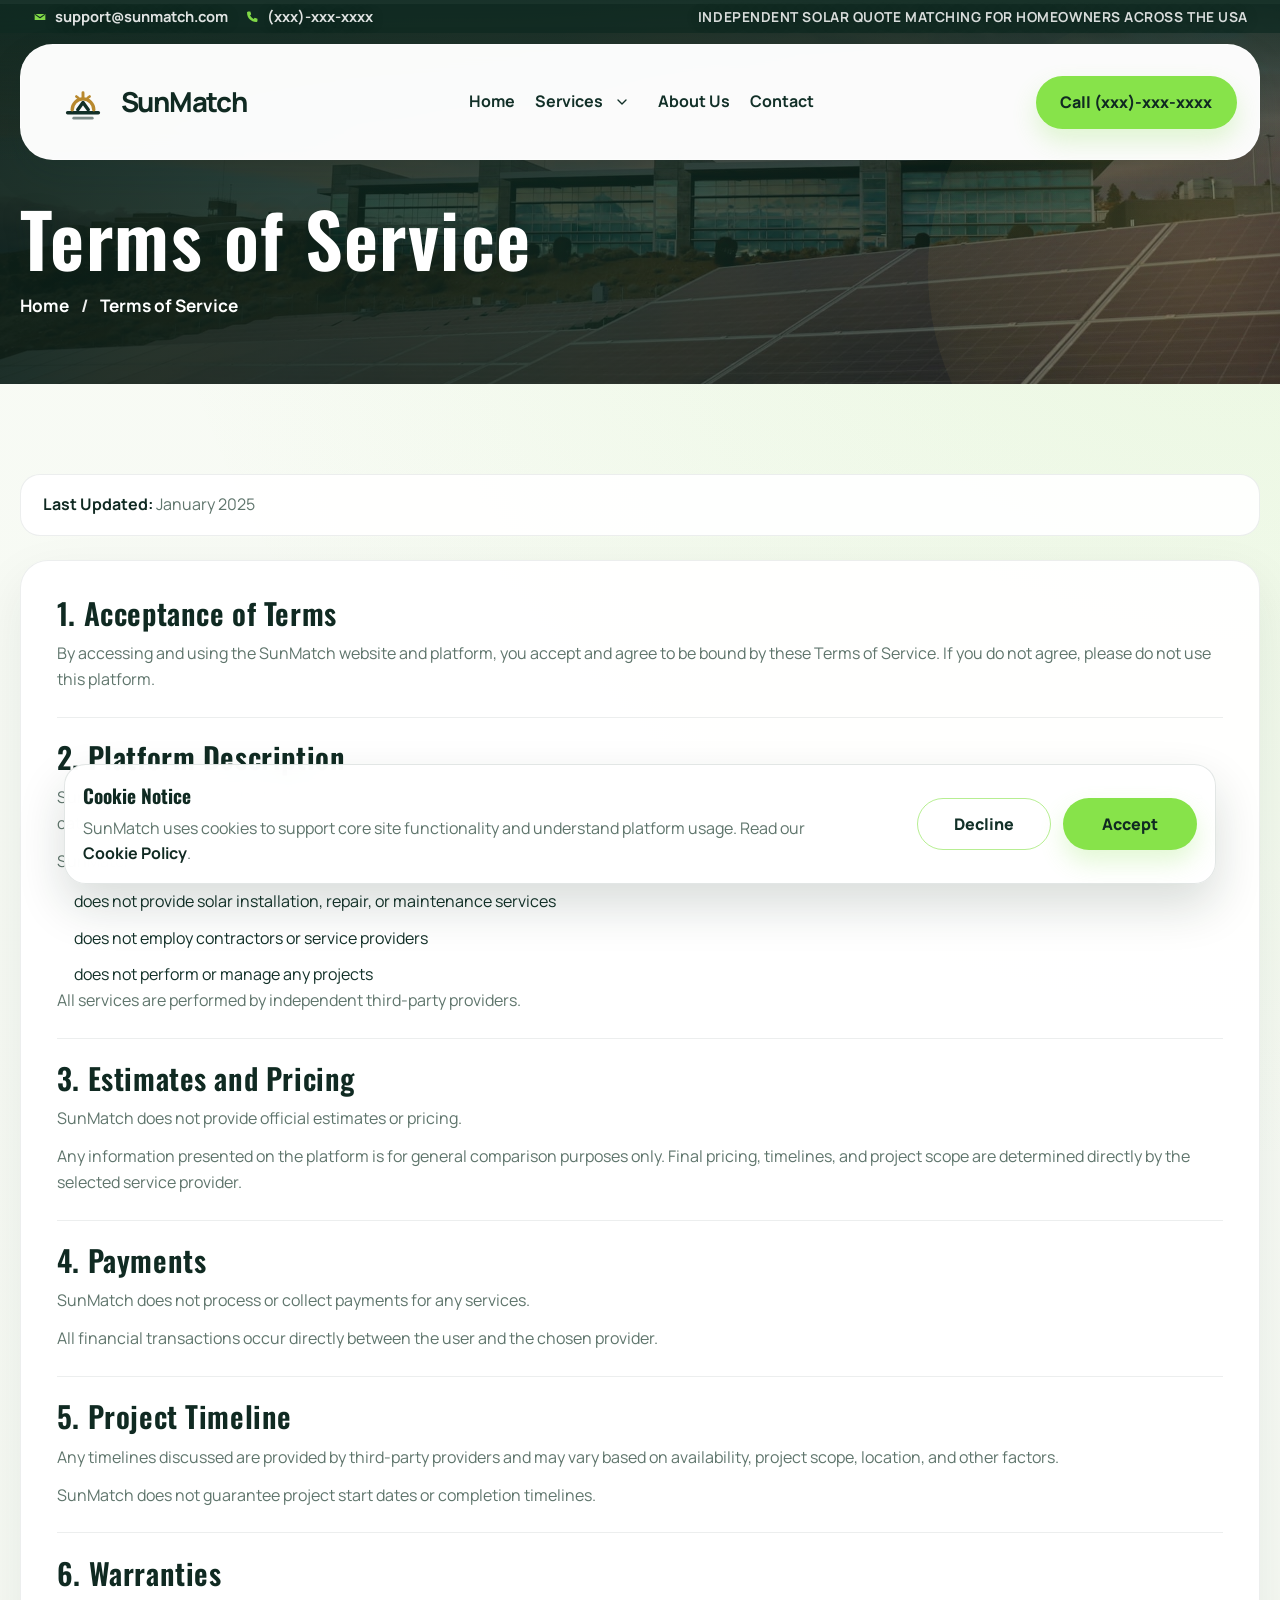
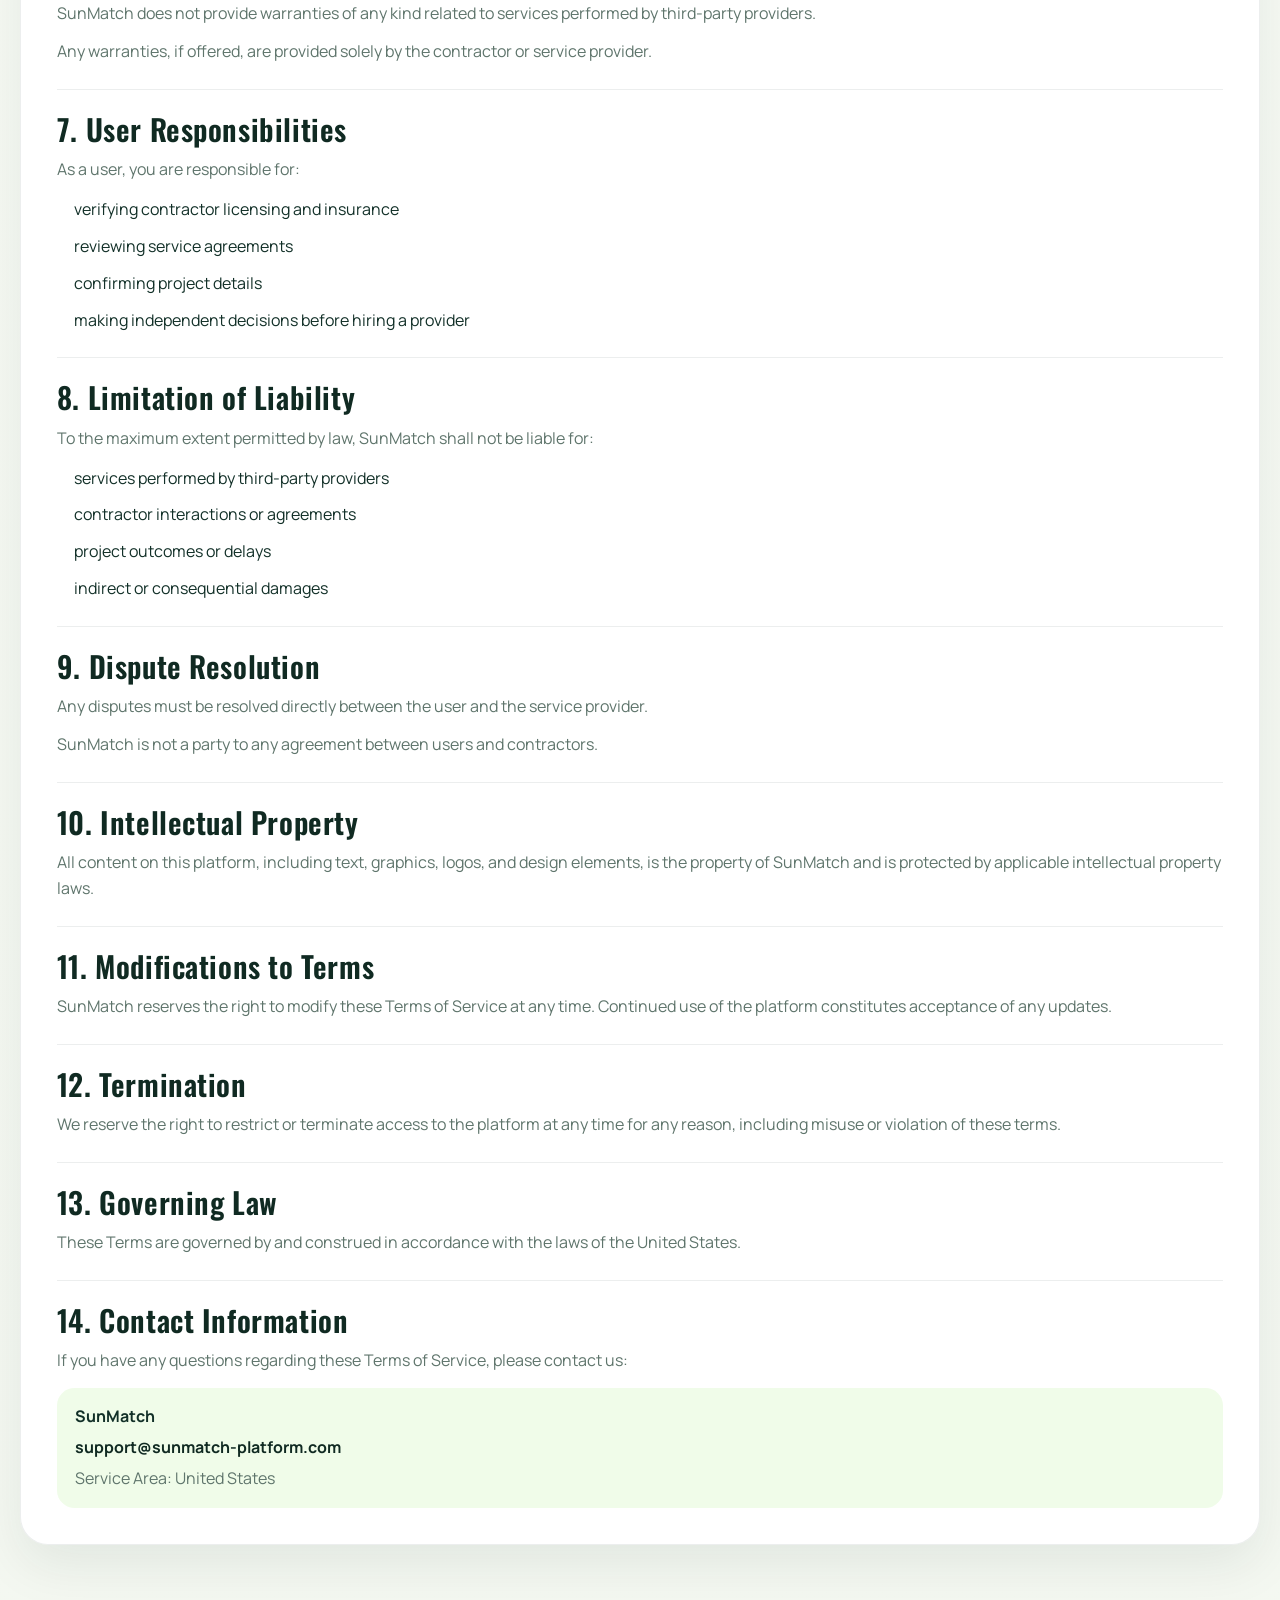
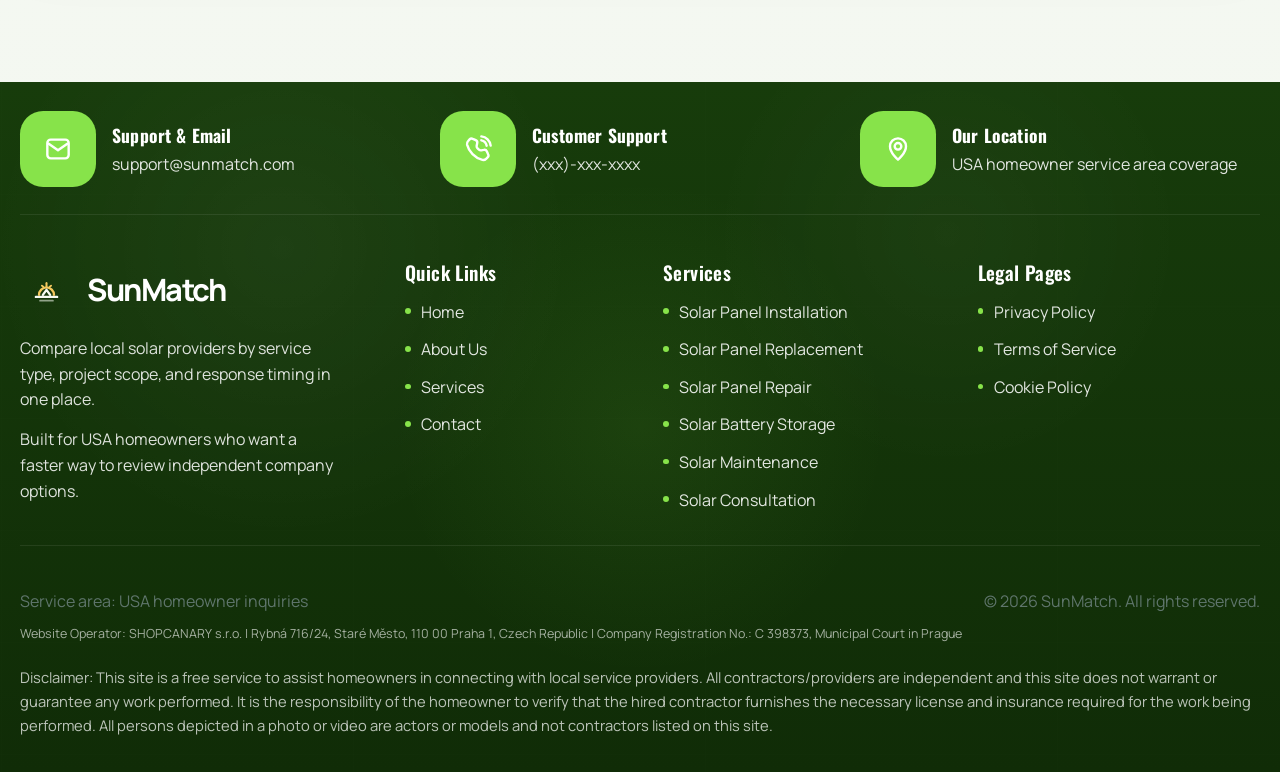
<file: terms-of-service.html>
<!DOCTYPE html>
<html lang="en">
  <head>
    <meta charset="UTF-8" />
    <meta name="viewport" content="width=device-width, initial-scale=1.0" />
    <meta
      name="description"
      content="Review the Terms of Service for using SunMatch as an independent solar provider matching platform."
    />
    <title>Terms of Service | SunMatch</title>
    <link rel="icon" type="image/svg+xml" href="favicon.svg" />
    <link rel="stylesheet" href="css/style.css" />
    <script type="module" src="js/main.js"></script>
  </head>
  <body data-page="legal">
    <a class="skip-link" href="#main-content">Skip to content</a>
    <header class="site-header">
      <div class="topbar">
        <div class="container topbar__inner">
          <div class="topbar__contact">
            <a href="mailto:support@sunmatch.com">support@sunmatch.com</a>
            <a href="tel:xxx-xxx-xxxx">(xxx)-xxx-xxxx</a>
          </div>
          <p>Independent solar quote matching for homeowners across the USA</p>
        </div>
      </div>
      <div class="container">
        <div class="nav-shell">
          <a class="brand" href="index.html" aria-label="SunMatch home">
            <span class="brand__mark" aria-hidden="true">
              <svg width="28" height="28" viewBox="0 0 24 24" fill="none" aria-hidden="true">
                <path d="M13.6 2L6.7 13h4.5l-1.1 9L17.3 11h-4.4L13.6 2Z" fill="currentColor" />
              </svg>
            </span>
            <span>SunMatch</span>
          </a>
          <div class="header-actions">
            <a class="icon-button icon-button--phone" href="tel:xxx-xxx-xxxx" aria-label="Call SunMatch">
              <svg width="20" height="20" viewBox="0 0 24 24" fill="none" aria-hidden="true">
                <path d="M6.4 3.8h3.1l1.3 4.1-1.7 1.7a16.6 16.6 0 0 0 5.3 5.3l1.7-1.7 4.1 1.3v3.1a1.8 1.8 0 0 1-1.9 1.8C10.5 19.4 4.6 13.5 4.6 6.1a1.8 1.8 0 0 1 1.8-2.3Z" fill="currentColor" />
              </svg>
            </a>
            <button class="menu-toggle" type="button" data-menu-toggle aria-controls="site-navigation" aria-expanded="false" aria-label="Open menu">
              <svg width="20" height="20" viewBox="0 0 24 24" fill="none" aria-hidden="true">
                <path d="M4 7h16M4 12h16M4 17h16" stroke="currentColor" stroke-width="2" stroke-linecap="round" />
              </svg>
            </button>
          </div>
          <nav class="site-nav" id="site-navigation" aria-label="Primary">
            <ul>
              <li><a href="index.html">Home</a></li>
              <li class="site-nav__item site-nav__item--has-submenu">
                <div class="site-nav__parent">
                  <a href="services.html">Services</a>
                  <button class="site-nav__submenu-toggle" type="button" aria-expanded="false" aria-label="Open service links">
                    <svg width="16" height="16" viewBox="0 0 24 24" fill="none" aria-hidden="true">
                      <path d="m6 9 6 6 6-6" stroke="currentColor" stroke-width="2" stroke-linecap="round" stroke-linejoin="round" />
                    </svg>
                  </button>
                </div>
                <ul class="site-nav__submenu" aria-label="Service links">
                  <li><a href="solar-panel-installation.html">Solar Panel Installation</a></li>
                  <li><a href="solar-panel-replacement.html">Solar Panel Replacement</a></li>
                  <li><a href="solar-panel-repair.html">Solar Panel Repair</a></li>
                  <li><a href="solar-battery-storage.html">Solar Battery Storage</a></li>
                  <li><a href="solar-maintenance.html">Solar Maintenance</a></li>
                  <li><a href="solar-consultation.html">Solar Consultation</a></li>
                </ul>
              </li>
              <li><a href="about.html">About Us</a></li>
              <li><a href="contact.html">Contact</a></li>
            </ul>
          </nav>
          <a class="btn btn--accent desktop-call" href="tel:xxx-xxx-xxxx">Call (xxx)-xxx-xxxx</a>
        </div>
      </div>
    </header>

    <main id="main-content" class="page-shell">
      <section class="page-hero">
        <div class="container page-hero__inner">
          <h1>Terms of Service</h1>
          <nav class="page-hero__breadcrumbs" aria-label="Breadcrumb">
            <a href="index.html">Home</a>
            <span aria-hidden="true">/</span>
            <span aria-current="page">Terms of Service</span>
          </nav>
        </div>
      </section>

      <section class="section">
        <div class="container legal-layout">
          <div class="legal-meta"><strong>Last Updated:</strong> January 2025</div>
          <article class="legal-content">
            <section class="legal-section">
              <h2>1. Acceptance of Terms</h2>
              <p>
                By accessing and using the SunMatch website and platform, you accept and agree to be bound by these
                Terms of Service. If you do not agree, please do not use this platform.
              </p>
            </section>

            <section class="legal-section">
              <h2>2. Platform Description</h2>
              <p>
                SunMatch is an independent solar matching platform that helps homeowners compare local solar service
                providers across the United States based on service category, response preferences, and project timing.
              </p>
              <p>SunMatch:</p>
              <ul>
                <li>does not provide solar installation, repair, or maintenance services</li>
                <li>does not employ contractors or service providers</li>
                <li>does not perform or manage any projects</li>
              </ul>
              <p>All services are performed by independent third-party providers.</p>
            </section>

            <section class="legal-section">
              <h2>3. Estimates and Pricing</h2>
              <p>SunMatch does not provide official estimates or pricing.</p>
              <p>
                Any information presented on the platform is for general comparison purposes only. Final pricing,
                timelines, and project scope are determined directly by the selected service provider.
              </p>
            </section>

            <section class="legal-section">
              <h2>4. Payments</h2>
              <p>SunMatch does not process or collect payments for any services.</p>
              <p>All financial transactions occur directly between the user and the chosen provider.</p>
            </section>

            <section class="legal-section">
              <h2>5. Project Timeline</h2>
              <p>
                Any timelines discussed are provided by third-party providers and may vary based on availability,
                project scope, location, and other factors.
              </p>
              <p>SunMatch does not guarantee project start dates or completion timelines.</p>
            </section>

            <section class="legal-section">
              <h2>6. Warranties</h2>
              <p>
                SunMatch does not provide warranties of any kind related to services performed by third-party
                providers.
              </p>
              <p>Any warranties, if offered, are provided solely by the contractor or service provider.</p>
            </section>

            <section class="legal-section">
              <h2>7. User Responsibilities</h2>
              <p>As a user, you are responsible for:</p>
              <ul>
                <li>verifying contractor licensing and insurance</li>
                <li>reviewing service agreements</li>
                <li>confirming project details</li>
                <li>making independent decisions before hiring a provider</li>
              </ul>
            </section>

            <section class="legal-section">
              <h2>8. Limitation of Liability</h2>
              <p>To the maximum extent permitted by law, SunMatch shall not be liable for:</p>
              <ul>
                <li>services performed by third-party providers</li>
                <li>contractor interactions or agreements</li>
                <li>project outcomes or delays</li>
                <li>indirect or consequential damages</li>
              </ul>
            </section>

            <section class="legal-section">
              <h2>9. Dispute Resolution</h2>
              <p>Any disputes must be resolved directly between the user and the service provider.</p>
              <p>SunMatch is not a party to any agreement between users and contractors.</p>
            </section>

            <section class="legal-section">
              <h2>10. Intellectual Property</h2>
              <p>
                All content on this platform, including text, graphics, logos, and design elements, is the property
                of SunMatch and is protected by applicable intellectual property laws.
              </p>
            </section>

            <section class="legal-section">
              <h2>11. Modifications to Terms</h2>
              <p>
                SunMatch reserves the right to modify these Terms of Service at any time. Continued use of the
                platform constitutes acceptance of any updates.
              </p>
            </section>

            <section class="legal-section">
              <h2>12. Termination</h2>
              <p>
                We reserve the right to restrict or terminate access to the platform at any time for any reason,
                including misuse or violation of these terms.
              </p>
            </section>

            <section class="legal-section">
              <h2>13. Governing Law</h2>
              <p>These Terms are governed by and construed in accordance with the laws of the United States.</p>
            </section>

            <section class="legal-section">
              <h2>14. Contact Information</h2>
              <p>If you have any questions regarding these Terms of Service, please contact us:</p>
              <div class="legal-contact-box">
                <strong>SunMatch</strong>
                <a href="mailto:support@sunmatch-platform.com">support@sunmatch-platform.com</a>
                <p>Service Area: United States</p>
              </div>
            </section>
          </article>
        </div>
      </section>
    </main>

    <footer class="site-footer">
      <div class="container">
        <div class="footer-topbar">
          <section class="footer-contact-item" aria-label="Support email"><div class="footer-contact-item__icon" aria-hidden="true"><svg width="28" height="28" viewBox="0 0 24 24" fill="none"><path d="M4 7.5A2.5 2.5 0 0 1 6.5 5h11A2.5 2.5 0 0 1 20 7.5v9A2.5 2.5 0 0 1 17.5 19h-11A2.5 2.5 0 0 1 4 16.5v-9Z" stroke="currentColor" stroke-width="1.8"></path><path d="m5 8 7 5 7-5" stroke="currentColor" stroke-width="1.8" stroke-linecap="round" stroke-linejoin="round"></path></svg></div><div><strong>Support &amp; Email</strong><a href="mailto:support@sunmatch.com">support@sunmatch.com</a></div></section>
          <section class="footer-contact-item" aria-label="Customer support phone"><div class="footer-contact-item__icon" aria-hidden="true"><svg width="28" height="28" viewBox="0 0 24 24" fill="none"><path d="M5.7 4.8a2 2 0 0 1 2.4-.4l2.2 1a2 2 0 0 1 1.1 2.3l-.4 1.8a2 2 0 0 0 .5 1.8l1.2 1.2a2 2 0 0 0 1.8.5l1.8-.4a2 2 0 0 1 2.3 1.1l1 2.2a2 2 0 0 1-.4 2.4l-1.1 1.1a3 3 0 0 1-2.8.8c-2.7-.7-5.2-2.2-7.4-4.4S4.5 11.4 3.8 8.7A3 3 0 0 1 4.6 6l1.1-1.2Z" stroke="currentColor" stroke-width="1.8" stroke-linejoin="round"></path><path d="M14.5 5.5a5 5 0 0 1 4 4" stroke="currentColor" stroke-width="1.8" stroke-linecap="round"></path><path d="M14.5 2.5a8 8 0 0 1 7 7" stroke="currentColor" stroke-width="1.8" stroke-linecap="round"></path></svg></div><div><strong>Customer Support</strong><a href="tel:xxx-xxx-xxxx">(xxx)-xxx-xxxx</a></div></section>
          <section class="footer-contact-item" aria-label="Service area"><div class="footer-contact-item__icon" aria-hidden="true"><svg width="28" height="28" viewBox="0 0 24 24" fill="none"><path d="M12 20s6-4.8 6-10a6 6 0 1 0-12 0c0 5.2 6 10 6 10Z" stroke="currentColor" stroke-width="1.8" stroke-linejoin="round"></path><circle cx="12" cy="10" r="2.5" stroke="currentColor" stroke-width="1.8"></circle></svg></div><div><strong>Our Location</strong><p>USA homeowner service area coverage</p></div></section>
        </div>
        <div class="footer-main">
          <section class="footer-brand"><a class="footer-brand__mark" href="index.html" aria-label="SunMatch home"><span class="footer-brand__mark-icon" aria-hidden="true"><svg width="28" height="28" viewBox="0 0 24 24" fill="none"><path d="M13.5 2 6 13h4l-1 9L18 10h-4.5l0-8Z" fill="currentColor"></path></svg></span><span>SunMatch</span></a><p>Compare local solar providers by service type, project scope, and response timing in one place.</p><p>Built for USA homeowners who want a faster way to review independent company options.</p></section>
          <nav class="footer-links" aria-label="Quick links"><h4>Quick Links</h4><ul><li><a href="index.html">Home</a></li><li><a href="about.html">About Us</a></li><li><a href="services.html">Services</a></li><li><a href="contact.html">Contact</a></li></ul></nav>
          <nav class="footer-links" aria-label="Footer services"><h4>Services</h4><ul><li><a href="solar-panel-installation.html">Solar Panel Installation</a></li><li><a href="solar-panel-replacement.html">Solar Panel Replacement</a></li><li><a href="solar-panel-repair.html">Solar Panel Repair</a></li><li><a href="solar-battery-storage.html">Solar Battery Storage</a></li><li><a href="solar-maintenance.html">Solar Maintenance</a></li><li><a href="solar-consultation.html">Solar Consultation</a></li></ul></nav>
          <nav class="footer-links" aria-label="Legal pages"><h4>Legal Pages</h4><ul><li><a href="privacy-policy.html">Privacy Policy</a></li><li><a href="terms-of-service.html" aria-current="page">Terms of Service</a></li><li><a href="cookie-policy.html">Cookie Policy</a></li></ul></nav>
        </div>
        <div class="footer-meta"><p>Service area: USA homeowner inquiries</p><p>&copy; <span data-year></span> SunMatch. All rights reserved.</p></div>
        <p class="footer-operator">Website Operator: SHOPCANARY s.r.o. | Rybná 716/24, Staré Město, 110 00 Praha 1, Czech Republic | Company Registration No.: C 398373, Municipal Court in Prague</p>
        <p class="site-disclaimer" id="site-disclaimer">Disclaimer: This site is a free service to assist homeowners in connecting with local service providers. All contractors/providers are independent and this site does not warrant or guarantee any work performed. It is the responsibility of the homeowner to verify that the hired contractor furnishes the necessary license and insurance required for the work being performed. All persons depicted in a photo or video are actors or models and not contractors listed on this site.</p>
      </div>
    </footer>
  </body>
</html>
</file>
<file: css/style.css>
@import url("https://fonts.googleapis.com/css2?family=Manrope:wght@400;500;600;700;800&family=Oswald:wght@500;600;700&display=swap");
@import url("./home.css");
@import url("./services.css");
@import url("./about.css");
@import url("./contact.css");
@import url("./service-page.css");
@import url("./legal.css");

:root {
  --color-bg: #f6f8f1;
  --color-surface: #ffffff;
  --color-surface-muted: #eef5ea;
  --color-text: #123028;
  --color-text-soft: #5f756c;
  --color-border: rgba(18, 48, 40, 0.12);
  --color-border-strong: rgba(18, 48, 40, 0.24);
  --color-primary: #87e34a;
  --color-primary-dark: #2f8f33;
  --color-accent: #16392f;
  --color-accent-deep: #102a22;
  --color-highlight: #f4c85e;
  --color-danger: #d44747;
  --shadow-soft: 0 20px 60px rgba(16, 42, 34, 0.08);
  --shadow-card: 0 14px 36px rgba(16, 42, 34, 0.1);
  --radius-xs: 0.75rem;
  --radius-sm: 1rem;
  --radius-md: 1.5rem;
  --radius-lg: 2rem;
  --radius-pill: 999px;
  --container: 1240px;
  --space-1: 0.5rem;
  --space-2: 0.75rem;
  --space-3: 1rem;
  --space-4: 1.5rem;
  --space-5: 2rem;
  --space-6: 3rem;
  --space-7: 4rem;
  --space-8: 5rem;
  --header-overlap: 9.75rem;
  --header-top-offset: 0;
  --transition: 180ms ease;
}

*,
*::before,
*::after {
  box-sizing: border-box;
}

* {
  margin: 0;
}

html {
  scroll-behavior: smooth;
}

body {
  min-width: 320px;
  background:
    radial-gradient(
      circle at top right,
      rgba(135, 227, 74, 0.14),
      transparent 28%
    ),
    linear-gradient(180deg, #f8fbf5 0%, #f3f7f0 100%);
  color: var(--color-text);
  font-family: "Manrope", "Segoe UI", sans-serif;
  font-size: 1rem;
  line-height: 1.6;
  text-rendering: optimizeLegibility;
}

body.has-menu-open {
  overflow: hidden;
}

img,
svg {
  display: block;
  max-width: 100%;
}

input,
select,
textarea,
button {
  font: inherit;
}

button,
a {
  -webkit-tap-highlight-color: transparent;
}

a {
  color: inherit;
  text-decoration: none;
}

ul {
  padding: 0;
  list-style: none;
}

p {
  color: var(--color-text-soft);
}

h1,
h2,
h3,
h4 {
  color: var(--color-text);
  font-family: "Oswald", "Arial Narrow", sans-serif;
  font-weight: 600;
  letter-spacing: 0.02em;
  line-height: 1.05;
}

h1 {
  font-size: clamp(3rem, 7vw, 5.6rem);
}

h2 {
  font-size: clamp(2.25rem, 4.5vw, 3.6rem);
}

h3 {
  font-size: clamp(1.5rem, 2.4vw, 2rem);
}

h4 {
  font-size: 1.2rem;
}

label {
  display: grid;
  gap: 0.45rem;
  color: var(--color-text);
  font-size: 0.96rem;
  font-weight: 700;
}

input,
select,
textarea {
  width: 100%;
  border: 1px solid var(--color-border);
  border-radius: var(--radius-sm);
  background: var(--color-surface);
  color: var(--color-text);
  padding: 0.95rem 1rem;
  transition:
    border-color var(--transition),
    box-shadow var(--transition),
    transform var(--transition);
}

textarea {
  min-height: 140px;
  resize: vertical;
}

input::placeholder,
textarea::placeholder {
  color: #7c8d86;
}

input:focus-visible,
select:focus-visible,
textarea:focus-visible,
button:focus-visible,
a:focus-visible {
  outline: 3px solid rgba(135, 227, 74, 0.45);
  outline-offset: 3px;
}

input:focus-visible,
select:focus-visible,
textarea:focus-visible {
  border-color: rgba(47, 143, 51, 0.55);
  box-shadow: 0 0 0 5px rgba(135, 227, 74, 0.12);
}

.skip-link {
  position: absolute;
  top: 0;
  left: 50%;
  z-index: 1000;
  transform: translate(-50%, -140%);
  border-radius: var(--radius-pill);
  background: var(--color-accent-deep);
  color: #ffffff;
  padding: 0.9rem 1.4rem;
  transition: transform var(--transition);
}

.skip-link:focus {
  transform: translate(-50%, 1rem);
}

.container {
  width: min(var(--container), calc(100% - 2rem));
  margin-inline: auto;
}

.section {
  padding: clamp(4rem, 7vw, 6rem) 0;
}

.section--tight {
  padding: clamp(3rem, 5vw, 4rem) 0;
}

.eyebrow {
  display: inline-flex;
  align-items: center;
  gap: 0.6rem;
  color: var(--color-primary-dark);
  font-size: 0.9rem;
  font-weight: 800;
  letter-spacing: 0.16em;
  text-transform: uppercase;
}

.eyebrow::before {
  width: 0.6rem;
  height: 0.6rem;
  border-radius: 999px;
  background: var(--color-primary);
  content: "";
  flex: 0 0 auto;
}

.section-heading {
  max-width: 760px;
  margin-bottom: 1.25rem;
}

.section-copy {
  max-width: 760px;
  font-size: 1.04rem;
}

.grid-2,
.grid-3,
.grid-4 {
  display: grid;
  gap: 1.4rem;
}

.grid-2 {
  grid-template-columns: repeat(2, minmax(0, 1fr));
}

.grid-3 {
  grid-template-columns: repeat(3, minmax(0, 1fr));
}

.grid-4 {
  grid-template-columns: repeat(4, minmax(0, 1fr));
}

.card,
.panel,
.info-card,
.faq-item {
  border: 1px solid var(--color-border);
  border-radius: var(--radius-md);
  background: rgba(255, 255, 255, 0.94);
  box-shadow: var(--shadow-soft);
}

.card,
.panel,
.info-card {
  padding: clamp(1.25rem, 2vw, 1.75rem);
}

.info-card h3,
.card h3 {
  margin-bottom: 0.75rem;
}

.info-card p,
.card p {
  margin-bottom: 1rem;
}

.icon-badge {
  display: inline-flex;
  align-items: center;
  justify-content: center;
  width: 3rem;
  height: 3rem;
  margin-bottom: 1rem;
  border-radius: 1rem;
  background: rgba(135, 227, 74, 0.16);
  color: var(--color-accent-deep);
}

.btn,
.option-chip,
.filter-chip {
  display: inline-flex;
  align-items: center;
  justify-content: center;
  gap: 0.65rem;
  border: 1px solid transparent;
  border-radius: var(--radius-pill);
  cursor: pointer;
  font-weight: 800;
  line-height: 1;
  transition:
    transform var(--transition),
    background-color var(--transition),
    color var(--transition),
    border-color var(--transition),
    box-shadow var(--transition);
}

.btn {
  min-height: 3.3rem;
  padding: 0.95rem 1.45rem;
}

.btn:hover,
.option-chip:hover,
.filter-chip:hover {
  transform: translateY(-2px);
}

.btn--accent {
  background: var(--color-primary);
  color: var(--color-accent-deep);
  box-shadow: 0 12px 24px rgba(135, 227, 74, 0.24);
}

.btn--accent:hover {
  background: #97eb5f;
}

.btn--outline {
  border-color: rgba(135, 227, 74, 0.6);
  background: transparent;
  color: var(--color-text);
}

.btn--outline:hover {
  background: rgba(135, 227, 74, 0.1);
}

.btn--ghost {
  border-color: var(--color-border);
  background: rgba(255, 255, 255, 0.72);
  color: var(--color-text);
}

.btn--ghost:hover {
  border-color: var(--color-border-strong);
}

.option-chip,
.filter-chip {
  min-height: 2.7rem;
  padding: 0.75rem 1rem;
  border-color: var(--color-border);
  background: rgba(255, 255, 255, 0.74);
  color: var(--color-text-soft);
}

.option-chip.is-active,
.filter-chip.is-active {
  border-color: rgba(47, 143, 51, 0.22);
  background: rgba(135, 227, 74, 0.18);
  color: var(--color-accent-deep);
}

.button-row,
.chip-row {
  display: flex;
  flex-wrap: wrap;
  gap: 0.85rem;
}

.list {
  display: grid;
  gap: 0.8rem;
}

.list li {
  display: flex;
  gap: 0.8rem;
  align-items: flex-start;
  color: var(--color-text-soft);
}

.list li::before {
  width: 0.85rem;
  height: 0.85rem;
  margin-top: 0.35rem;
  border-radius: 999px;
  background: linear-gradient(135deg, var(--color-primary), #b6f67c);
  content: "";
  flex: 0 0 auto;
}

.metric-grid {
  display: grid;
  gap: 1rem;
  grid-template-columns: repeat(4, minmax(0, 1fr));
}

.metric {
  border: 1px solid rgba(255, 255, 255, 0.12);
  border-radius: var(--radius-md);
  background: rgba(255, 255, 255, 0.08);
  padding: 1.1rem 1.2rem;
  backdrop-filter: blur(10px);
}

.metric strong {
  display: block;
  color: #ffffff;
  font-family: "Oswald", "Arial Narrow", sans-serif;
  font-size: 1.65rem;
}

.metric span {
  color: rgba(255, 255, 255, 0.82);
  font-size: 0.95rem;
}

.hero,
.page-hero {
  position: relative;
  overflow: clip;
  color: #ffffff;
}

.hero::before,
.page-hero::before {
  position: absolute;
  inset: 0;
  background:
    linear-gradient(
      90deg,
      rgba(12, 31, 25, 0.88) 0%,
      rgba(16, 42, 34, 0.72) 44%,
      rgba(16, 42, 34, 0.35) 100%
    ),
    linear-gradient(135deg, rgba(135, 227, 74, 0.1), transparent 42%);
  content: "";
}

.hero::after,
.page-hero::after {
  position: absolute;
  right: -12rem;
  bottom: -10rem;
  width: 34rem;
  height: 34rem;
  border-radius: 50%;
  background: radial-gradient(
    circle,
    rgba(244, 200, 94, 0.18),
    rgba(244, 200, 94, 0)
  );
  content: "";
  pointer-events: none;
}

.hero__inner,
.page-hero__inner {
  position: relative;
  z-index: 1;
}

.hero__panel,
.compare-box,
.cta-banner,
.service-summary-card {
  border: 1px solid rgba(255, 255, 255, 0.14);
  border-radius: var(--radius-lg);
  background: rgba(255, 255, 255, 0.1);
  box-shadow: var(--shadow-card);
  backdrop-filter: blur(18px);
}

.page-hero {
  background:
    linear-gradient(180deg, rgba(20, 50, 41, 0.96), rgba(16, 42, 34, 0.92)),
    linear-gradient(145deg, rgba(135, 227, 74, 0.22), transparent 38%);
}

.page-hero__inner {
  display: grid;
  gap: 1.4rem;
  padding: calc(var(--header-overlap) + 3.25rem) 0 4.4rem;
}

.page-hero__inner p {
  max-width: 760px;
  color: rgba(255, 255, 255, 0.82);
  font-size: 1.05rem;
}

.stat-strip {
  display: grid;
  gap: 1rem;
  grid-template-columns: repeat(3, minmax(0, 1fr));
}

.stat-strip .card {
  border-color: rgba(18, 48, 40, 0.08);
}

.faq-list {
  display: grid;
  gap: 1rem;
}

.faq-item {
  overflow: hidden;
}

.faq-item button {
  display: flex;
  width: 100%;
  align-items: center;
  justify-content: space-between;
  gap: 1rem;
  border: 0;
  background: transparent;
  color: var(--color-text);
  padding: 1.35rem 1.4rem;
  text-align: left;
  font-weight: 800;
}

.faq-item button span:last-child {
  font-size: 1.5rem;
  line-height: 1;
}

.faq-item__panel {
  display: grid;
  grid-template-rows: 0fr;
  transition: grid-template-rows var(--transition);
}

.faq-item__panel > div {
  overflow: hidden;
}

.faq-item__panel p {
  padding: 0 1.4rem 1.35rem;
}

.faq-item.is-open .faq-item__panel {
  grid-template-rows: 1fr;
}

.site-header {
  position: sticky;
  top: 0;
  z-index: 40;
  padding-top: var(--header-top-offset);
  background: linear-gradient(
    180deg,
    rgba(16, 42, 34, 0.86),
    rgba(16, 42, 34, 0)
  );
}

.site-header.is-scrolled .nav-shell {
  box-shadow: 0 24px 46px rgba(16, 42, 34, 0.16);
  transform: translateY(-0.2rem);
}

.site-header.is-menu-open .nav-shell {
  box-shadow: 0 24px 46px rgba(16, 42, 34, 0.22);
}

.site-header.is-menu-open .topbar {
  opacity: 0;
  pointer-events: none;
}

.site-header.is-menu-open .nav-shell {
  border-color: transparent;
  background: transparent;
  box-shadow: none;
  backdrop-filter: none;
}

.site-header.is-menu-open .brand,
.site-header.is-menu-open .desktop-call {
  opacity: 0;
  pointer-events: none;
}

.site-header.is-menu-open .header-actions {
  position: relative;
  z-index: 5;
}

.topbar {
  position: relative;
  z-index: 2;
  background: rgba(16, 42, 34, 0.72);
  color: rgba(255, 255, 255, 0.88);
  font-size: 0.92rem;
  text-shadow: 0 1px 12px rgba(12, 31, 25, 0.34);
  transform: translate3d(0, 0, 0);
  transition:
    opacity 180ms ease,
    transform 220ms ease,
    visibility 0s linear;
}

.topbar__inner,
.topbar__contact {
  display: flex;
  align-items: center;
  justify-content: space-between;
  gap: 1rem;
}

.topbar__inner {
  min-height: auto;
  padding: 0.3rem 0.75rem;
}

.topbar__contact a {
  display: inline-flex;
  align-items: center;
  gap: 0.45rem;
  font-weight: 700;
}

.topbar__contact a::before {
  width: 1rem;
  height: 1rem;
  content: "";
  flex: 0 0 auto;
  opacity: 0.95;
  background-repeat: no-repeat;
  background-position: center;
  background-size: contain;
}

.topbar__contact a[href^="mailto:"]::before {
  background-image: url("data:image/svg+xml,%3Csvg xmlns='http://www.w3.org/2000/svg' viewBox='0 0 24 24' fill='none'%3E%3Cpath d='M4 7.5h16v9H4z' fill='%2387e34a'/%3E%3Cpath d='M5.3 8.4 12 13l6.7-4.6' stroke='%23102a22' stroke-width='1.7' stroke-linecap='round' stroke-linejoin='round'/%3E%3C/svg%3E");
}

.topbar__contact a[href^="tel:"]::before {
  background-image: url("data:image/svg+xml,%3Csvg xmlns='http://www.w3.org/2000/svg' viewBox='0 0 24 24' fill='none'%3E%3Cpath d='M6.4 3.8h3.1l1.3 4.1-1.7 1.7a16.6 16.6 0 0 0 5.3 5.3l1.7-1.7 4.1 1.3v3.1a1.8 1.8 0 0 1-1.9 1.8C10.5 19.4 4.6 13.5 4.6 6.1a1.8 1.8 0 0 1 1.8-2.3Z' fill='%2387e34a'/%3E%3C/svg%3E");
}

.topbar__inner > p {
  color: rgba(255, 255, 255, 0.84);
  font-size: 0.86rem;
  font-weight: 700;
  letter-spacing: 0.04em;
  text-transform: uppercase;
}

.nav-shell {
  position: relative;
  z-index: 3;
  display: grid;
  grid-template-columns: auto 1fr auto;
  align-items: center;
  gap: 1.2rem;
  margin-top: 0.7rem;
  border: 1px solid rgba(255, 255, 255, 0.28);
  border-radius: 2.05rem;
  background: rgba(255, 255, 255, 0.98);
  padding: 1.1rem 1.4rem;
  box-shadow: 0 16px 36px rgba(16, 42, 34, 0.14);
  transition:
    box-shadow var(--transition),
    transform var(--transition),
    background-color var(--transition);
  backdrop-filter: blur(14px);
}

.brand {
  display: inline-flex;
  align-items: center;
  gap: 0.05rem;
  font-family: "Manrope", "Segoe UI", sans-serif;
  font-size: 1.72rem;
  font-weight: 750;
  letter-spacing: -0.05em;
}

.brand__mark {
  display: inline-flex;
  align-items: center;
  justify-content: center;
  width: 4.9rem;
  height: 4.9rem;
}

.brand__mark::before {
  display: block;
  width: 4.65rem;
  height: 4.65rem;
  content: "";
  background-image: url("data:image/svg+xml,%3Csvg xmlns='http://www.w3.org/2000/svg' viewBox='0 0 48 48' fill='none'%3E%3Cpath d='M14 31h20' stroke='%23123028' stroke-width='2.2' stroke-linecap='round'/%3E%3Cpath d='M18 34.5h12' stroke='%23123028' stroke-opacity='.55' stroke-width='1.8' stroke-linecap='round'/%3E%3Cpath d='M17 29a7 7 0 0 1 14 0' stroke='%23b8892e' stroke-width='2.2' stroke-linecap='round'/%3E%3Cpath d='M24 18v3' stroke='%23b8892e' stroke-width='1.9' stroke-linecap='round'/%3E%3Cpath d='M19.7 20.4 21 21.4' stroke='%23b8892e' stroke-width='1.7' stroke-linecap='round'/%3E%3Cpath d='M28.3 20.4 27 21.4' stroke='%23b8892e' stroke-width='1.7' stroke-linecap='round'/%3E%3Cpath d='M20.6 29 24 24.3 27.4 29' stroke='%23123028' stroke-width='2.2' stroke-linecap='round' stroke-linejoin='round'/%3E%3C/svg%3E");
  background-repeat: no-repeat;
  background-position: center;
  background-size: contain;
}

.brand__mark svg {
  display: none;
}

.brand > span:last-child {
  display: inline-block;
  margin-left: -0.12rem;
  line-height: 1;
  letter-spacing: -0.045em;
  color: var(--color-accent-deep);
}

.site-nav > ul {
  display: flex;
  align-items: center;
  justify-content: center;
  gap: clamp(1rem, 1.6vw, 2rem);
}

.site-nav > ul > li {
  position: relative;
}

.site-nav__item--has-submenu::after {
  position: absolute;
  top: 100%;
  left: 50%;
  width: 18rem;
  height: 1rem;
  content: "";
  transform: translateX(-50%);
}

.site-nav__parent {
  display: inline-flex;
  align-items: center;
  gap: 0.2rem;
}

.site-nav a {
  color: var(--color-text);
  font-weight: 700;
  transition:
    color var(--transition),
    opacity var(--transition);
}

.site-nav a:hover {
  color: var(--color-primary-dark);
}

.site-nav a[aria-current="page"] {
  color: var(--color-primary-dark);
}

.site-nav__submenu-toggle {
  display: inline-flex;
  align-items: center;
  justify-content: center;
  width: 1.9rem;
  height: 1.9rem;
  border: 0;
  border-radius: 999px;
  background: transparent;
  color: var(--color-text);
  cursor: pointer;
  transition:
    color var(--transition),
    background-color var(--transition);
}

.site-nav__submenu-toggle svg {
  transition: transform var(--transition);
}

.site-nav__submenu-toggle[aria-expanded="true"] svg {
  transform: rotate(180deg);
}

.site-nav__item--has-submenu:is(:hover, :focus-within)
  > .site-nav__parent
  .site-nav__submenu-toggle,
.site-nav__item--has-submenu.is-submenu-open
  > .site-nav__parent
  .site-nav__submenu-toggle,
.site-nav__parent > a[aria-current="page"] + .site-nav__submenu-toggle {
  color: var(--color-primary-dark);
}

.site-nav__submenu {
  position: absolute;
  top: calc(100% + 1rem);
  left: 50%;
  z-index: 12;
  display: grid;
  min-width: 18.5rem;
  padding: 0.65rem;
  border: 1px solid rgba(18, 48, 40, 0.1);
  border-radius: 1.25rem;
  background: rgba(255, 255, 255, 0.98);
  box-shadow: 0 18px 34px rgba(16, 42, 34, 0.14);
  opacity: 0;
  visibility: hidden;
  pointer-events: none;
  transform: translate(-50%, 0.5rem);
  transition:
    opacity var(--transition),
    visibility var(--transition),
    transform var(--transition);
  backdrop-filter: blur(16px);
}

.site-nav__submenu li {
  width: 100%;
}

.site-nav__submenu a {
  display: block;
  padding: 0.85rem 1rem;
  border-radius: 0.95rem;
  font-size: 0.98rem;
  line-height: 1.35;
}

.site-nav__submenu a:hover,
.site-nav__submenu a[aria-current="page"] {
  background: rgba(135, 227, 74, 0.14);
  color: var(--color-primary-dark);
}

.site-nav__item--has-submenu:is(:hover, :focus-within) > .site-nav__submenu,
.site-nav__item--has-submenu.is-submenu-open > .site-nav__submenu {
  opacity: 1;
  visibility: visible;
  pointer-events: auto;
  transform: translate(-50%, 0);
}

.header-actions {
  display: none;
  align-items: center;
  gap: 0.7rem;
}

.icon-button {
  display: inline-flex;
  align-items: center;
  justify-content: center;
  width: 3rem;
  height: 3rem;
  border: 1px solid rgba(18, 48, 40, 0.14);
  border-radius: 999px;
  background: rgba(255, 255, 255, 0.98);
  color: var(--color-accent-deep);
  box-shadow: 0 10px 24px rgba(16, 42, 34, 0.08);
}

.icon-button--phone {
  background: var(--color-primary);
}

.menu-toggle {
  display: inline-flex;
  align-items: center;
  justify-content: center;
  width: 3rem;
  height: 3rem;
  border: 1px solid rgba(18, 48, 40, 0.14);
  border-radius: 999px;
  background: rgba(255, 255, 255, 0.98);
  color: var(--color-text);
  box-shadow: 0 10px 24px rgba(16, 42, 34, 0.08);
}

.menu-toggle[aria-expanded="true"] {
  background: var(--color-accent-deep);
  color: #ffffff;
}

.desktop-call {
  white-space: nowrap;
}

.form-grid {
  display: grid;
  gap: 1rem;
  grid-template-columns: repeat(2, minmax(0, 1fr));
}

.cta-banner {
  display: grid;
  gap: 1.2rem;
  align-items: center;
  padding: clamp(1.5rem, 2.6vw, 2.2rem);
  background:
    linear-gradient(135deg, rgba(16, 42, 34, 0.95), rgba(22, 57, 47, 0.88)),
    radial-gradient(
      circle at top right,
      rgba(135, 227, 74, 0.26),
      transparent 32%
    );
}

.cta-banner h2,
.cta-banner p {
  color: #ffffff;
}

.cta-banner p {
  max-width: 650px;
}

.cta-banner__actions {
  display: flex;
  flex-wrap: wrap;
  gap: 0.85rem;
}

.site-footer {
  margin-top: 2rem;
  background:
    radial-gradient(
      circle at center,
      rgba(135, 227, 74, 0.08),
      transparent 34%
    ),
    linear-gradient(180deg, #173c0b 0%, #102c07 100%);
  color: rgba(255, 255, 255, 0.82);
  padding: 0 0 2.2rem;
  position: relative;
  overflow: hidden;
}

.site-footer::before,
.site-footer::after {
  position: absolute;
  inset: 0;
  content: "";
  pointer-events: none;
}

.site-footer::before {
  background:
    radial-gradient(
      circle at 22% 24%,
      rgba(255, 255, 255, 0.05),
      transparent 28%
    ),
    radial-gradient(
      circle at 74% 22%,
      rgba(255, 255, 255, 0.04),
      transparent 24%
    );
  opacity: 0.8;
}

.site-footer::after {
  background:
    linear-gradient(
      180deg,
      transparent 0%,
      rgba(255, 255, 255, 0.04) 0.6%,
      transparent 0.8%
    ),
    linear-gradient(
      90deg,
      transparent 0%,
      rgba(255, 255, 255, 0.04) 0.6%,
      transparent 0.8%
    );
  background-size:
    100% 7rem,
    22rem 100%;
  opacity: 0.18;
}

.site-footer .container {
  position: relative;
  z-index: 1;
}

.footer-topbar {
  display: grid;
  gap: 1.25rem;
  padding: 1.8rem 0 1.7rem;
  grid-template-columns: repeat(3, minmax(0, 1fr));
}

.footer-contact-item {
  display: flex;
  align-items: center;
  gap: 1rem;
  transition: transform 180ms ease, opacity 180ms ease;
}

.footer-contact-item__icon {
  display: grid;
  place-items: center;
  width: 4.75rem;
  height: 4.75rem;
  border-radius: 1.45rem;
  background: var(--color-primary);
  color: #ffffff;
  flex: 0 0 auto;
  transition:
    transform 180ms ease,
    background-color 180ms ease,
    box-shadow 180ms ease;
}

.footer-contact-item__icon svg {
  width: 2rem;
  height: 2rem;
}

.footer-contact-item strong {
  display: block;
  margin-bottom: 0.2rem;
  color: #ffffff;
  font-family: "Oswald", "Arial Narrow", sans-serif;
  font-size: 1.1rem;
  letter-spacing: 0.01em;
}

.footer-contact-item a,
.footer-contact-item p {
  color: rgba(255, 255, 255, 0.88);
}

.footer-contact-item a {
  transition: color 180ms ease, opacity 180ms ease;
}

.footer-main {
  display: grid;
  gap: 2rem;
  padding: 3rem 0 2rem;
  border-top: 1px solid rgba(255, 255, 255, 0.08);
  border-bottom: 1px solid rgba(255, 255, 255, 0.08);
  grid-template-columns: 1.25fr 0.8fr 1fr 1fr;
}

.footer-brand__mark {
  display: inline-flex;
  align-items: center;
  gap: 0.9rem;
  margin-bottom: 1.25rem;
  color: #ffffff;
}

.footer-brand__mark-icon {
  display: inline-flex;
  align-items: center;
  justify-content: center;
  width: 3.3rem;
  height: 3.3rem;
}

.footer-brand__mark-icon::before {
  display: block;
  width: 3.2rem;
  height: 3.2rem;
  content: "";
  background-image: url("data:image/svg+xml,%3Csvg xmlns='http://www.w3.org/2000/svg' viewBox='0 0 48 48' fill='none'%3E%3Cpath d='M14 31h20' stroke='%23f7fbf3' stroke-width='2.2' stroke-linecap='round'/%3E%3Cpath d='M18 34.5h12' stroke='%23f7fbf3' stroke-opacity='.55' stroke-width='1.8' stroke-linecap='round'/%3E%3Cpath d='M17 29a7 7 0 0 1 14 0' stroke='%23f4c85e' stroke-width='2.2' stroke-linecap='round'/%3E%3Cpath d='M24 18v3' stroke='%23f4c85e' stroke-width='1.9' stroke-linecap='round'/%3E%3Cpath d='M19.7 20.4 21 21.4' stroke='%23f4c85e' stroke-width='1.7' stroke-linecap='round'/%3E%3Cpath d='M28.3 20.4 27 21.4' stroke='%23f4c85e' stroke-width='1.7' stroke-linecap='round'/%3E%3Cpath d='M20.6 29 24 24.3 27.4 29' stroke='%23f7fbf3' stroke-width='2.2' stroke-linecap='round' stroke-linejoin='round'/%3E%3C/svg%3E");
  background-repeat: no-repeat;
  background-position: center;
  background-size: contain;
}

.footer-brand__mark-icon svg {
  display: none;
}

.footer-brand__mark span:last-child {
  font-family: "Manrope", "Segoe UI", sans-serif;
  font-size: 1.92rem;
  font-weight: 750;
  letter-spacing: -0.05em;
  line-height: 1;
  color: #ffffff;
}

.footer-brand p {
  max-width: 20rem;
  color: rgba(255, 255, 255, 0.86);
}

.footer-brand p + p {
  margin-top: 0.9rem;
}

.footer-links h4 {
  margin-bottom: 1rem;
  color: #ffffff;
}

.footer-links ul {
  display: grid;
  gap: 0.75rem;
}

.footer-links li {
  position: relative;
  padding-left: 1rem;
}

.footer-links li::before {
  position: absolute;
  top: 0.55rem;
  left: 0;
  width: 0.35rem;
  height: 0.35rem;
  border-radius: 999px;
  background: var(--color-primary);
  content: "";
  transition: transform 180ms ease, background-color 180ms ease;
}

.footer-links a {
  color: rgba(255, 255, 255, 0.88);
  transition: color 180ms ease, transform 180ms ease, opacity 180ms ease;
}

.footer-contact-item:hover,
.footer-contact-item:focus-within {
  transform: translateY(-0.12rem);
}

.footer-contact-item:hover .footer-contact-item__icon,
.footer-contact-item:focus-within .footer-contact-item__icon {
  background: #9af15f;
  box-shadow: 0 16px 30px rgba(135, 227, 74, 0.18);
  transform: translateY(-0.08rem);
}

.footer-contact-item:hover a,
.footer-contact-item:focus-within a {
  color: #ffffff;
}

.footer-links a:hover,
.footer-links a:focus-visible {
  color: #ffffff;
  transform: translateX(0.22rem);
}

.footer-links li:hover::before,
.footer-links li:focus-within::before {
  background: #ffffff;
  transform: scale(1.15);
}

.footer-meta {
  display: flex;
  flex-wrap: wrap;
  justify-content: space-between;
  gap: 0.8rem;
  padding: 1.35rem 0 0;
  margin-top: 1.3rem;
}

.site-disclaimer {
  margin-top: 1.4rem;
  font-size: 0.92rem;
  color: rgba(255, 255, 255, 0.72);
}

.footer-operator {
  margin-top: 0.7rem;
  font-size: 0.78rem;
  line-height: 1.5;
  color: rgba(255, 255, 255, 0.62);
}

.cookie-banner {
  position: fixed;
  right: 1rem;
  bottom: 1rem;
  left: 1rem;
  z-index: 90;
  display: flex;
  justify-content: center;
  pointer-events: none;
}

.cookie-banner.is-hiding {
  opacity: 0;
  transform: translateY(12px);
  transition:
    opacity 180ms ease,
    transform 180ms ease;
}

.cookie-banner__content {
  width: min(100%, 72rem);
  display: grid;
  gap: 1rem;
  align-items: center;
  grid-template-columns: minmax(0, 1fr) auto;
  padding: 1rem 1.1rem;
  border: 1px solid rgba(18, 48, 40, 0.12);
  border-radius: 1.35rem;
  background: rgba(255, 255, 255, 0.96);
  box-shadow: 0 22px 48px rgba(16, 42, 34, 0.16);
  backdrop-filter: blur(16px);
  pointer-events: auto;
}

.cookie-banner__copy strong {
  display: block;
  margin-bottom: 0.25rem;
  color: var(--color-accent-deep);
  font-family: "Oswald", "Arial Narrow", sans-serif;
  font-size: 1.2rem;
}

.cookie-banner__copy p {
  max-width: 46rem;
  color: var(--color-text-soft);
}

.cookie-banner__copy a {
  color: var(--color-accent-deep);
  font-weight: 700;
}

.cookie-banner__actions {
  display: flex;
  flex-wrap: wrap;
  gap: 0.75rem;
  justify-content: flex-end;
}

.cookie-banner__button {
  min-width: 8.4rem;
}

.page-shell {
  margin-top: calc(-1 * var(--header-overlap));
  padding-bottom: 1rem;
}

.reveal {
  opacity: 0;
  transform: translateY(22px);
  transition:
    opacity 420ms ease,
    transform 420ms ease;
}

.reveal.is-visible {
  opacity: 1;
  transform: translateY(0);
}

@media (max-width: 1100px) {
  .grid-4,
  .metric-grid,
  .footer-main {
    grid-template-columns: repeat(2, minmax(0, 1fr));
  }

  .grid-3 {
    grid-template-columns: repeat(2, minmax(0, 1fr));
  }

  .nav-shell {
    grid-template-columns: minmax(0, 1fr) auto;
    justify-content: space-between;
  }

  .brand {
    min-width: 0;
  }

  .brand > span:last-child {
    white-space: nowrap;
  }

  .header-actions {
    flex-shrink: 0;
  }

  .site-header.is-menu-open {
    overflow: visible;
  }

  .site-header.is-menu-open::before {
    position: fixed;
    inset: 0;
    z-index: 1;
    content: "";
    background:
      linear-gradient(180deg, rgba(12, 31, 25, 0.98), rgba(12, 31, 25, 0.995)),
      radial-gradient(
        circle at top left,
        rgba(135, 227, 74, 0.16),
        transparent 26%
      );
    opacity: 1;
    transition: opacity 260ms ease;
  }

  .site-header.is-menu-open .topbar {
    opacity: 0;
    visibility: hidden;
    pointer-events: none;
    transform: translate3d(0, -0.75rem, 0);
    transition:
      opacity 180ms ease,
      transform 220ms ease,
      visibility 0s linear 220ms;
  }

  .site-header.is-menu-open > .container {
    position: relative;
    z-index: 5;
  }

  .site-header.is-menu-open .nav-shell {
    grid-template-columns: minmax(0, 1fr) auto;
    margin-top: 0;
    padding: 1rem 0;
    border: 0;
    border-radius: 0;
    background: transparent;
    box-shadow: none;
    backdrop-filter: none;
    transition:
      padding 220ms ease,
      background-color 220ms ease,
      box-shadow 220ms ease,
      opacity 220ms ease;
  }

  .site-header.is-menu-open .brand {
    opacity: 1;
    pointer-events: auto;
    color: #ffffff;
    transition: opacity 220ms ease, color 220ms ease, transform 220ms ease;
  }

  .site-header.is-menu-open .header-actions {
    justify-self: end;
    position: relative;
    z-index: 6;
    transition: opacity 220ms ease, transform 220ms ease;
  }

  .site-nav {
    position: fixed;
    inset: 0;
    z-index: 4;
    display: block;
    overflow-y: auto;
    padding: 6rem 1rem 1.5rem;
    background:
      linear-gradient(180deg, rgba(16, 42, 34, 0.97), rgba(12, 31, 25, 0.995)),
      radial-gradient(
        circle at top left,
        rgba(135, 227, 74, 0.14),
        transparent 28%
      );
    visibility: hidden;
    pointer-events: none;
    transform: translate3d(-100%, 0, 0);
    opacity: 0;
    transition:
      visibility 220ms ease,
      opacity 220ms ease,
      transform 320ms cubic-bezier(0.22, 1, 0.36, 1);
    will-change: transform;
    overscroll-behavior: contain;
    -webkit-overflow-scrolling: touch;
  }

  .site-nav.is-open {
    visibility: visible;
    pointer-events: auto;
    opacity: 1;
    transform: translate3d(0, 0, 0);
  }

  .site-nav > ul {
    width: 100%;
    min-height: auto;
    margin: 0;
    padding: 0 0 2rem;
    border: 0;
    border-radius: 0;
    background: transparent;
    box-shadow: none;
    flex-direction: column;
    align-items: stretch;
    justify-content: flex-start;
    gap: 0;
    transition: transform 280ms cubic-bezier(0.22, 1, 0.36, 1), opacity 220ms ease;
    transform: translate3d(-1rem, 0, 0);
    opacity: 0;
  }

  .site-nav.is-open > ul {
    transform: translate3d(0, 0, 0);
    opacity: 1;
  }

  .site-nav a {
    display: block;
    padding: 1rem 0.25rem;
    border-radius: 0;
    font-size: 1.9rem;
    color: rgba(255, 255, 255, 0.96);
    background: transparent;
    box-shadow: none;
    transition: color 180ms ease, transform 180ms ease, opacity 180ms ease;
  }

  .site-nav a:hover,
  .site-nav a[aria-current="page"] {
    background: transparent;
    color: var(--color-primary);
  }

  .site-nav > ul > li {
    position: static;
    border-top: 1px solid rgba(255, 255, 255, 0.08);
    transform: translate3d(-0.75rem, 0, 0);
    opacity: 0;
    transition:
      opacity 220ms ease,
      transform 280ms cubic-bezier(0.22, 1, 0.36, 1),
      border-color 180ms ease;
  }

  .site-nav > ul > li:first-child {
    border-top: 0;
  }

  .site-nav.is-open > ul > li {
    transform: translate3d(0, 0, 0);
    opacity: 1;
  }

  .site-nav.is-open > ul > li:nth-child(1) {
    transition-delay: 40ms;
  }

  .site-nav.is-open > ul > li:nth-child(2) {
    transition-delay: 80ms;
  }

  .site-nav.is-open > ul > li:nth-child(3) {
    transition-delay: 120ms;
  }

  .site-nav.is-open > ul > li:nth-child(4) {
    transition-delay: 160ms;
  }

  .site-nav__item--has-submenu::after {
    display: none;
  }

  .site-nav__parent {
    display: grid;
    grid-template-columns: minmax(0, 1fr) auto;
    align-items: center;
    gap: 0.6rem;
  }

  .site-nav__parent > a {
    padding-right: 0.2rem;
  }

  .site-nav__submenu-toggle {
    width: 2.8rem;
    height: 2.8rem;
    border: 1px solid rgba(255, 255, 255, 0.14);
    background: rgba(255, 255, 255, 0.08);
    color: #ffffff;
    box-shadow: none;
    transition:
      background-color 180ms ease,
      border-color 180ms ease,
      transform 180ms ease;
  }

  .site-nav__submenu {
    position: static;
    min-width: 0;
    padding: 0 0 0 0.9rem;
    border: 0;
    border-radius: 0;
    background: transparent;
    box-shadow: none;
    opacity: 1;
    visibility: visible;
    pointer-events: auto;
    transform: none;
    max-height: 0;
    overflow: hidden;
    transition:
      max-height 220ms ease,
      padding-top 220ms ease,
      padding-bottom 220ms ease,
      opacity 180ms ease;
    backdrop-filter: none;
    opacity: 0;
  }

  .site-nav__item--has-submenu:is(:hover, :focus-within) > .site-nav__submenu {
    transform: none;
  }

  .site-nav__item--has-submenu.is-submenu-open > .site-nav__submenu {
    max-height: 40rem;
    padding-top: 0.1rem;
    padding-bottom: 0.5rem;
    opacity: 1;
  }

  .site-nav__submenu a {
    padding: 0.8rem 0.25rem;
    font-size: 1.02rem;
    color: rgba(255, 255, 255, 0.86);
    background: rgba(255, 255, 255, 0.04);
    transition: background-color 180ms ease, color 180ms ease, transform 180ms ease;
  }

  .desktop-call {
    display: none;
  }

  .header-actions {
    display: flex;
  }

  .footer-topbar {
    grid-template-columns: 1fr;
  }
}

@media (max-width: 860px) {
  .grid-2,
  .grid-3,
  .grid-4,
  .form-grid,
  .stat-strip,
  .metric-grid,
  .footer-main {
    grid-template-columns: 1fr;
  }

  .page-hero__inner {
    padding-top: calc(var(--header-overlap) + 2.2rem);
  }

  .cookie-banner__content {
    grid-template-columns: 1fr;
  }

  .cookie-banner__actions {
    justify-content: flex-start;
  }

  .topbar__inner,
  .footer-meta {
    flex-direction: column;
    align-items: flex-start;
  }

  .topbar__contact {
    flex-wrap: wrap;
  }

  .topbar__inner > p {
    font-size: 0.8rem;
  }
}

@media (max-width: 640px) {
  :root {
    --header-overlap: 8.7rem;
    --header-top-offset: 0;
  }

  .container {
    width: min(var(--container), calc(100% - 1rem));
  }

  .nav-shell {
    gap: 0.55rem;
    padding: 0.9rem 0.95rem;
    border-radius: 1.65rem;
  }

  .site-nav {
    padding-top: 5.25rem;
  }

  .brand {
    gap: 0;
    font-size: 1.34rem;
  }

  .brand__mark {
    width: 3rem;
    height: 3rem;
    flex: 0 0 auto;
  }

  .brand__mark::before {
    width: 2.75rem;
    height: 2.75rem;
  }

  .brand > span:last-child {
    margin-left: -0.08rem;
    letter-spacing: -0.05em;
  }

  .header-actions {
    gap: 0.45rem;
  }

  .icon-button,
  .menu-toggle {
    width: 2.75rem;
    height: 2.75rem;
  }

  .section {
    padding: 3.5rem 0;
  }

  .topbar__inner {
    gap: 0.35rem;
  }

  .topbar__inner > p {
    display: none;
  }

  .topbar__contact {
    gap: 0.6rem 1rem;
  }

  .topbar__contact a {
    font-size: 0.84rem;
  }

  .footer-main {
    padding: 2.2rem 0 1.7rem;
  }

  .footer-contact-item {
    align-items: flex-start;
  }

  .cookie-banner {
    right: 0.85rem;
    bottom: 0.85rem;
    left: 0.85rem;
  }

  .cookie-banner__content {
    padding: 0.95rem;
    border-radius: 1.15rem;
  }

  .cookie-banner__actions {
    display: grid;
    grid-template-columns: 1fr;
  }

  .cookie-banner__button {
    width: 100%;
  }

  .footer-contact-item__icon {
    width: 4.1rem;
    height: 4.1rem;
    border-radius: 1.2rem;
  }

  .footer-brand__mark span:last-child {
    font-size: 1.85rem;
  }

  .footer-brand__mark-icon {
    width: 3.3rem;
    height: 3.3rem;
  }
}
</file>
